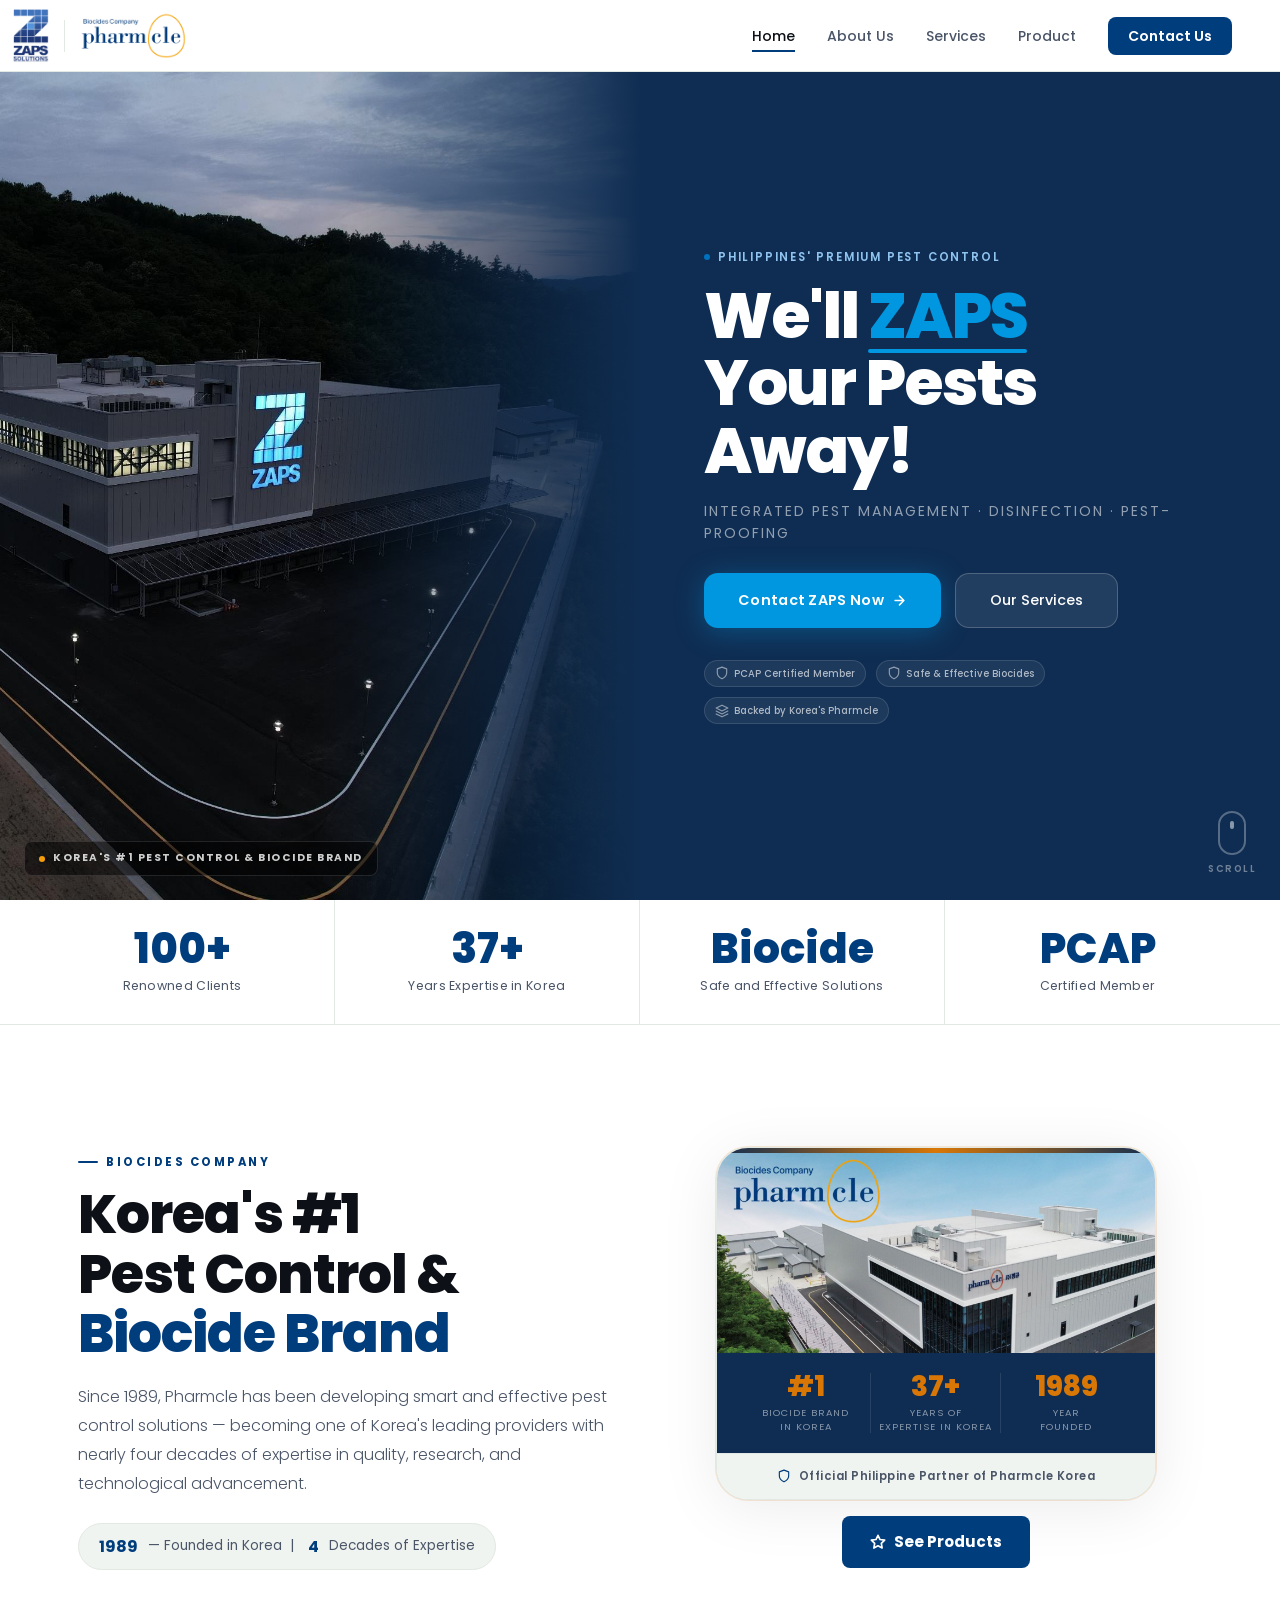
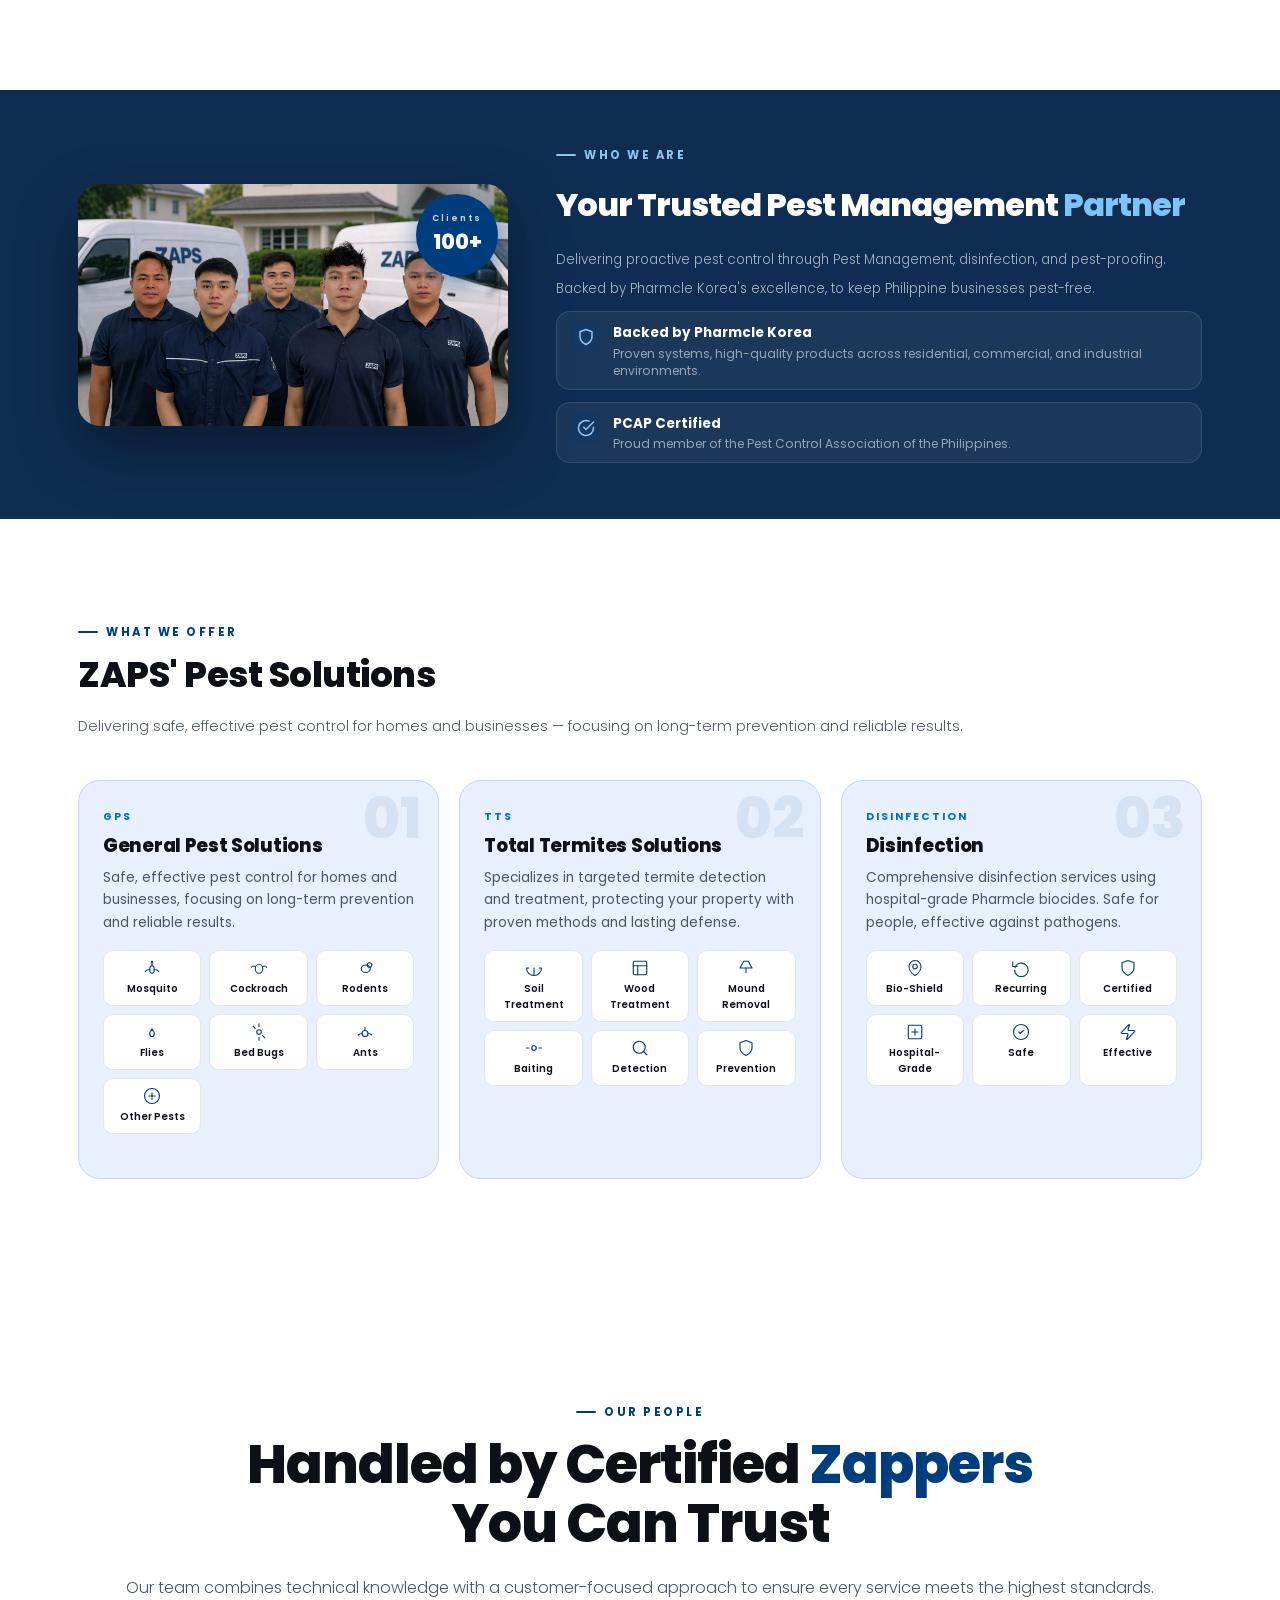
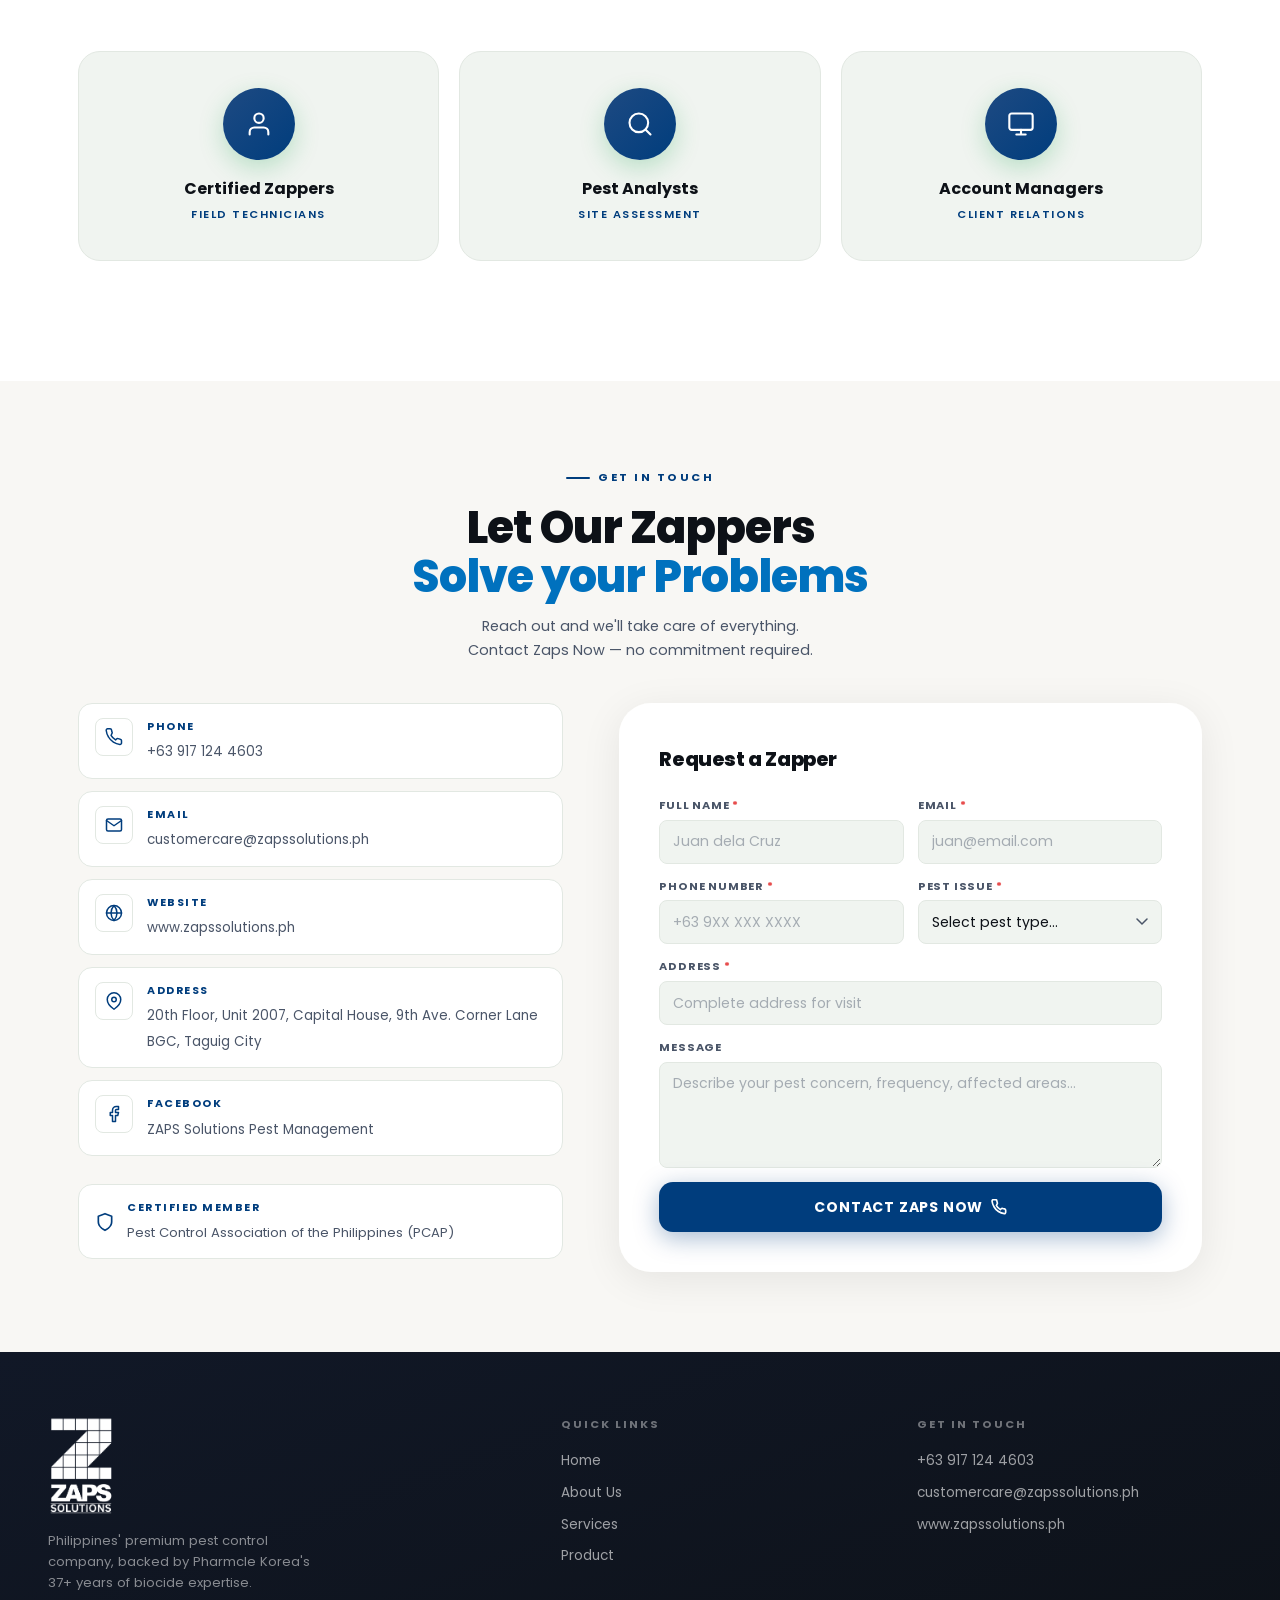
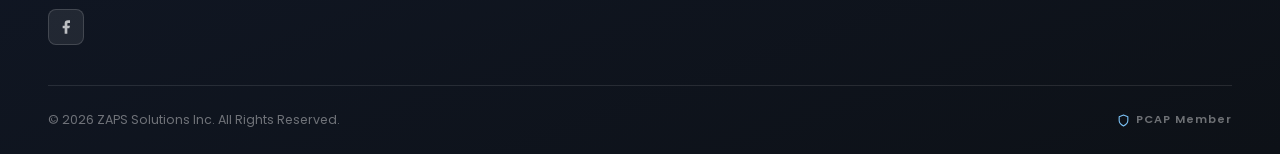
<file: index.html>
<!DOCTYPE html>
<html lang="en">
<head>
<meta charset="UTF-8">
<meta name="viewport" content="width=device-width, initial-scale=1.0">
<meta name="description" content="ZAPS Solutions Inc. — Philippines' premier pest control company. Integrated Pest Management, disinfection, and pest-proofing backed by Korea's Pharmcle.">
<title>ZAPS Solutions Inc. – We'll ZAPS Your Pests Away!</title>
    <link rel="icon" href="images/zaps_logo.png" type="image/png">
<link rel="preconnect" href="https://fonts.googleapis.com">
<link rel="preconnect" href="https://fonts.gstatic.com" crossorigin>
<link href="https://fonts.googleapis.com/css2?family=Poppins:wght@300;400;500;600;700;800&display=swap" rel="stylesheet" media="print" onload="this.media='all'">
<noscript><link href="https://fonts.googleapis.com/css2?family=Poppins:wght@300;400;500;600;700;800&display=swap" rel="stylesheet"></noscript>
<link rel="stylesheet" href="css/nav.css">
<style>
/* ─────────────────────────────────────────
   ZAPS SOLUTIONS — Redesigned Stylesheet
   White navbar · Full responsive · UX-first
───────────────────────────────────────── */
:root {
  --white:       #ffffff;
  --off-white:   #f8f7f4;
  --ink:         #0d1117;
  --ink-2:       #1c2530;
  --ink-muted:   #4a5568;
  --accent:      #003D7D;   /* ZAPS blue — from logo */
  --accent-2:    #002d60;
  --gold:        #d97706;
  --gold-light:  #fef3c7;
  --accent-light: #0071BE;  /* ZAPS lighter blue */
  --blue-deep:   #0f2d52;
  --blue-mid:    #1e4a82;
  --surface:     #f0f4f0;
  --border:      #e2e8e2;
  --border-dark: rgba(255,255,255,0.12);
  --text-on-dark: rgba(255,255,255,0.85);
  --text-dim:     rgba(255,255,255,0.45);

  --nav-h:  72px;
  --r-sm:   8px;
  --r-md:   14px;
  --r-lg:   22px;
  --r-xl:   32px;
  --max-w:  1220px;

  --ease-out: cubic-bezier(0.16,1,0.3,1);
}

*, *::before, *::after { box-sizing: border-box; margin: 0; padding: 0; }
html {
  width: 100%; min-height: 100%;
  scroll-behavior: smooth;
  scroll-padding-top: var(--nav-h);
  -webkit-text-size-adjust: 100%;
  overflow-x: hidden;
}
body {
  width: 100%;
  font-family: 'Poppins', sans-serif;
  background: var(--off-white);
  color: var(--ink);
  overflow-x: hidden;
  line-height: 1.6;
}
img { display: block; max-width: 100%; }
a { color: inherit; text-decoration: none; }
button { font-family: inherit; cursor: pointer; }

@media (prefers-reduced-motion: reduce) {
  *, *::before, *::after {
    animation-duration: 0.01ms !important;
    transition-duration: 0.01ms !important;
  }
}

/* ══════════════════════════════
   HERO — Split layout
══════════════════════════════ */
#hero {
  height: 100svh;
  padding-top: var(--nav-h);
  background: var(--blue-deep);
  position: relative;
  display: grid;
  grid-template-columns: 1fr 1fr;
  overflow: hidden;
  margin: 0; width: 100%;
}
.hero-image-side {
  position: relative;
  overflow: hidden;
}
.hero-image-side::after {
  content: '';
  position: absolute; inset: 0;
  background: linear-gradient(to right, transparent 50%, var(--blue-deep) 100%);
  pointer-events: none; z-index: 1;
}
.hero-image-side img {
  width: 100%; height: 100%;
  object-fit: cover; display: block;
}
.hero-content-side {
  display: flex;
  flex-direction: column;
  justify-content: center;
  padding: 60px clamp(32px, 5vw, 80px);
  position: relative; z-index: 2;
}
.hero-korea-badge {
  position: absolute;
  bottom: 24px; left: 24px;
  display: flex; align-items: center; gap: 8px;
  background: rgba(0,0,0,0.5);
  border: 1px solid rgba(255,255,255,0.12);
  border-radius: 8px; padding: 8px 14px;
  font-size: 0.65rem; font-weight: 700;
  letter-spacing: 1.5px; text-transform: uppercase;
  color: rgba(255,255,255,0.8); z-index: 3;
}
.hero-korea-badge span {
  width: 6px; height: 6px;
  background: #f59e0b; border-radius: 50%;
}
.hero-scroll-indicator {
  position: absolute;
  bottom: 24px; right: 24px;
  display: flex; flex-direction: column;
  align-items: center; gap: 6px;
  color: rgba(255,255,255,0.4);
  font-size: 0.6rem; font-weight: 600;
  letter-spacing: 1.5px; text-transform: uppercase; z-index: 3;
}
.hero-scroll-icon {
  width: 28px; height: 44px;
  border: 2px solid rgba(255,255,255,0.3);
  border-radius: 14px;
  display: flex; justify-content: center; padding-top: 8px;
}
.hero-scroll-dot {
  width: 4px; height: 8px;
  background: rgba(255,255,255,0.5);
  border-radius: 2px;
  animation: scrollBounce 1.5s ease-in-out infinite;
}
@keyframes scrollBounce {
  0%, 100% { transform: translateY(0); opacity: 1; }
  50% { transform: translateY(10px); opacity: 0.3; }
}

.hero-eyebrow {
  display: inline-flex; align-items: center; gap: 8px;
  font-size: 0.72rem; font-weight: 600; letter-spacing: 1.8px;
  text-transform: uppercase; color: #90c4f0;
  margin-bottom: 16px;
  animation: fadeUp 0.7s ease both;
}
.hero-eyebrow span { width: 6px; height: 6px; background: var(--accent-light); border-radius: 50%; }

.hero-headline {
  font-family: 'Poppins', sans-serif;
  font-size: clamp(36px, 5vw, 64px);
  font-weight: 800; line-height: 1.05;
  letter-spacing: -2px; color: var(--white);
  animation: fadeUp 0.7s ease 0.15s both;
  margin-bottom: 16px;
}
.hero-headline .zaps-word {
  color: #0097E0; position: relative; display: inline-block;
}
.hero-headline .zaps-word::after {
  content: '';
  position: absolute; left: 0; bottom: -4px; right: 0;
  height: 4px; background: #0097E0; border-radius: 2px;
  animation: lineGrow 0.6s var(--ease-out) 0.8s both;
  transform-origin: left;
}
@keyframes lineGrow { from { transform: scaleX(0); } to { transform: scaleX(1); } }

.hero-sub {
  font-size: clamp(11px, 1.4vw, 14px); font-weight: 400;
  color: rgba(255,255,255,0.55);
  letter-spacing: 2px; text-transform: uppercase;
  margin-bottom: 28px;
  animation: fadeUp 0.7s ease 0.3s both;
}
.hero-ctas {
  display: flex; flex-wrap: wrap; gap: 14px;
  margin-bottom: 32px;
  animation: fadeUp 0.7s ease 0.45s both;
}
.btn-primary {
  display: inline-flex; align-items: center; gap: 8px;
  background: #0097E0; color: var(--white);
  padding: 15px 34px; border-radius: var(--r-md);
  font-size: 0.9rem; font-weight: 600; letter-spacing: 0.3px;
  transition: background 0.2s, transform 0.2s, box-shadow 0.2s;
  box-shadow: 0 4px 28px rgba(0,151,224,0.35);
  min-height: 52px;
}
.btn-primary:hover {
  background: #5bb8f5;
  transform: translateY(-2px);
  box-shadow: 0 8px 38px rgba(91,184,245,0.4);
}
.btn-ghost {
  display: inline-flex; align-items: center; gap: 8px;
  background: rgba(255,255,255,0.08); color: var(--white);
  padding: 15px 34px; border-radius: var(--r-md);
  font-size: 0.9rem; font-weight: 500;
  border: 1px solid rgba(255,255,255,0.2);
  transition: background 0.2s, transform 0.2s;
  min-height: 52px;
}
.btn-ghost:hover {
  background: rgba(255,255,255,0.14);
  transform: translateY(-2px);
}
.hero-trust-badges {
  display: flex; flex-wrap: wrap; gap: 10px;
  animation: fadeUp 0.7s ease 0.6s both;
}
.hero-trust-badge {
  display: inline-flex; align-items: center; gap: 5px;
  background: rgba(255,255,255,0.06);
  border: 1px solid rgba(255,255,255,0.12);
  border-radius: 50px; padding: 5px 10px;
  font-size: 0.6rem; font-weight: 500;
  color: rgba(255,255,255,0.65);
  white-space: nowrap;
}
.hero-trust-badge svg { color: rgba(255,255,255,0.5); }

@keyframes fadeUp { from{opacity:0;transform:translateY(24px)} to{opacity:1;transform:translateY(0)} }

@media (max-width: 899px) {
  #hero { grid-template-columns: 1fr; height: auto; margin: 0; width: 100%; }
  .hero-image-side { height: 45vh; }
  .hero-image-side::after { background: linear-gradient(to bottom, transparent 50%, var(--blue-deep) 100%); }
  .hero-content-side { padding: 40px 20px 60px; align-items: center; text-align: center; }
  .hero-ctas { justify-content: center; }
  .hero-trust-badges { justify-content: center; }
  .hero-eyebrow { justify-content: center; }
  .hero-headline { font-size: clamp(32px, 8vw, 48px); }
  .hero-korea-badge { display: none; }
  .hero-scroll-indicator { display: none; }
}

/* ══════════════════════════════
   STATS BANNER
══════════════════════════════ */
.stats-banner {
  background: var(--white);
  border-bottom: 1px solid var(--border);
  padding: 0;
}
.stats-inner {
  max-width: var(--max-w); margin: 0 auto;
  display: grid; grid-template-columns: repeat(2, 1fr);
}
.stat-item {
  padding: 28px 20px; text-align: center;
  border-right: 1px solid var(--border);
  border-bottom: 1px solid var(--border);
}
.stat-item:nth-child(2n) { border-right: none; }
.stat-item:last-child,
.stat-item:nth-last-child(2) { border-bottom: none; }
.stat-num {
  font-family: 'Poppins', sans-serif;
  font-size: clamp(28px, 5vw, 42px); font-weight: 800;
  color: var(--accent); line-height: 1;
  margin-bottom: 6px;
}
.stat-label { font-size: 0.78rem; color: var(--ink-muted); font-weight: 400; letter-spacing: 0.3px; }

@media (min-width: 640px) {
  .stats-inner { grid-template-columns: repeat(4, 1fr); }
  .stat-item { border-bottom: none !important; border-right: 1px solid var(--border) !important; }
  .stat-item:last-child { border-right: none !important; }
}

/* ══════════════════════════════
   SECTION SHARED UTILITIES
══════════════════════════════ */
.section-wrap { padding: clamp(64px, 10vw, 120px) 0; }
.container { max-width: var(--max-w); margin: 0 auto; padding: 0 clamp(16px, 4vw, 48px); }

.eyebrow {
  display: inline-flex; align-items: center; gap: 8px;
  font-size: 0.72rem; font-weight: 700; letter-spacing: 2.5px;
  text-transform: uppercase; color: var(--accent);
  margin-bottom: 14px;
}
.eyebrow::before {
  content: '';
  width: 20px; height: 2px; background: var(--accent); border-radius: 2px;
}

.section-title {
  font-family: 'Poppins', sans-serif;
  font-size: clamp(30px, 5vw, 54px);
  font-weight: 800; line-height: 1.1;
  letter-spacing: -1px; color: var(--ink);
  margin-bottom: 20px;
}
.section-title .hl { color: var(--accent); }

.section-body {
  font-size: 1rem; font-weight: 300;
  line-height: 1.8; color: var(--ink-muted);
  max-width: 560px;
}

/* Reveal animation */
.reveal {
  opacity: 0; transform: translateY(28px);
  transition: opacity 0.6s var(--ease-out), transform 0.6s var(--ease-out);
}
.reveal.visible { opacity: 1; transform: none; }
.reveal-delay-1 { transition-delay: 0.1s; }
.reveal-delay-2 { transition-delay: 0.2s; }
.reveal-delay-3 { transition-delay: 0.3s; }

/* ══════════════════════════════
   PHARMCLE SECTION — Light BG
══════════════════════════════ */
#pharmcle { background: var(--white); }

.pharmcle-grid {
  display: grid; grid-template-columns: 1fr;
  gap: 60px; align-items: center;
}

@media (min-width: 900px) {
  .pharmcle-grid { grid-template-columns: 1fr 1fr; }
}

.pharmcle-kicker {
  font-size: 1rem; font-weight: 500;
  color: var(--ink); line-height: 1.6;
  margin-bottom: 16px;
}
.pharmcle-kicker .hl { color: var(--gold); font-weight: 700; }
.pharmcle-kicker a { color: var(--accent); }

.stat-pill {
  display: inline-flex; align-items: center; gap: 10px;
  background: var(--surface); border: 1px solid var(--border);
  border-radius: 50px; padding: 10px 20px;
  font-size: 0.85rem; margin-top: 24px;
  color: var(--ink-muted);
}
.stat-pill strong { color: var(--accent); font-size: 1rem; }
.see-products-btn {
  display: flex; align-items: center; justify-content: center; gap: 8px;
  width: 100%; margin-top: 16px; padding: 15px 24px;
  background: var(--accent); color: #fff;
  border-radius: var(--r-sm); font-size: 0.95rem; font-weight: 700;
  text-decoration: none; transition: background 0.2s, transform 0.2s;
  min-height: 52px;
}
.see-products-btn:hover { background: var(--accent-2); transform: translateY(-2px); }
@media (min-width: 900px) {
  .see-products-btn { width: auto; padding: 13px 28px; }
}

/* Pharmcle card */
.pharmcle-card {
  background: var(--white);
  border-radius: var(--r-xl);
  border: 1px solid var(--border);
  overflow: hidden;
  box-shadow: 0 8px 60px rgba(0,0,0,0.08), 0 0 0 1px rgba(217,119,6,0.15);
  max-width: 440px; margin: 0 auto; width: 100%;
}
.pharmcle-card-bar {
  height: 5px;
  background: linear-gradient(90deg, var(--blue-deep), var(--gold) 50%, var(--blue-deep));
}
.pharmcle-card-logo {
  padding: 0;
  background: var(--white);
  display: flex; align-items: center; justify-content: center;
  overflow: hidden;
  height: 200px;
}
.pharmcle-card-logo img {
  width: 100%; height: 100%;
  object-fit: cover;
  object-position: top left;
  display: block;
}
.pharmcle-card-stats {
  display: grid; grid-template-columns: repeat(3, 1fr);
  background: var(--blue-deep);
  padding: 20px 24px;
  gap: 0;
}
.pcs {
  text-align: center; display: flex; flex-direction: column;
  align-items: center; gap: 5px;
  border-right: 1px solid rgba(255,255,255,0.1);
  padding: 0 8px;
}
.pcs:last-child { border-right: none; }
.pcs-num {
  font-family: 'Poppins', sans-serif;
  font-size: 1.75rem; font-weight: 800; color: var(--gold); line-height: 1;
}
.pcs-label { font-size: 0.6rem; letter-spacing: 1px; color: rgba(255,255,255,0.5); text-transform: uppercase; line-height: 1.4; }
.pharmcle-card-footer {
  display: flex; align-items: center; justify-content: center; gap: 8px;
  padding: 13px 20px; background: var(--surface);
  border-top: 1px solid var(--border);
  font-size: 0.72rem; font-weight: 600; color: var(--ink-muted);
  letter-spacing: 0.5px;
}
.pharmcle-card-footer svg { color: var(--accent); flex-shrink: 0; }

/* ══════════════════════════════
   ABOUT — Dark section
══════════════════════════════ */
#about {
  background: var(--blue-deep);
  padding: clamp(36px,5vw,56px) 0;
  position: relative; overflow: hidden;
}
#about .section-title { color: var(--white); font-size: clamp(1.4rem,3vw,2rem); white-space: nowrap; }
#about .section-title .hl { color: #7dc4f8; }
#about .section-body { color: rgba(255,255,255,0.65); font-size: 0.84rem; line-height: 1.55; max-width: none; }
#about .eyebrow { color: #90c4f0; }
#about .eyebrow::before { background: #90c4f0; }

.about-grid {
  display: grid; grid-template-columns: 1fr;
  gap: 32px; align-items: center;
}
@media (min-width: 900px) {
  .about-grid { grid-template-columns: 0.8fr 1.2fr; gap: 48px; }
}

.about-img-wrap {
  position: relative;
}
.about-img-single {
  width: 100%;
  height: auto;
  border-radius: var(--r-lg);
  box-shadow: 0 24px 60px rgba(0,0,0,0.4);
}
.est-badge {
  position: absolute; top: 10px; right: 10px;
  width: 82px; height: 82px;
  background: var(--accent); border-radius: 50%;
  display: flex; flex-direction: column;
  align-items: center; justify-content: center;
  text-align: center; z-index: 4;
  box-shadow: 0 8px 24px rgba(0,61,125,0.5);
}
.est-badge span:first-child { font-size: 0.55rem; letter-spacing: 2px; font-weight: 600; color: rgba(255,255,255,0.8); }
.est-badge span:last-child { font-family: 'Poppins', sans-serif; font-size: 1.3rem; font-weight: 800; color: var(--white); }

.about-text { display: flex; flex-direction: column; gap: 8px; }
.about-highlight {
  display: flex; gap: 12px; align-items: flex-start;
  background: rgba(255,255,255,0.05);
  border: 1px solid rgba(255,255,255,0.1);
  border-radius: var(--r-md); padding: 10px 14px;
  margin-top: 4px;
}
.about-highlight-icon {
  width: 30px; height: 30px; flex-shrink: 0;
  background: rgba(0,61,125,0.25); border-radius: var(--r-sm);
  display: flex; align-items: center; justify-content: center;
  color: #90c4f0;
}
.about-highlight strong { display: block; color: var(--white); font-size: 0.84rem; margin-bottom: 1px; }
.about-highlight p { font-size: 0.76rem; color: rgba(255,255,255,0.55); line-height: 1.4; margin: 0; }

/* ══════════════════════════════
   SERVICES
══════════════════════════════ */
#services {
  position: relative; overflow: hidden;
  padding: clamp(56px,8vw,96px) 0;
  background: var(--white);
}
#services::before { display: none; }
#services .section-title { color: var(--ink); font-size: clamp(1.5rem,3.5vw,2.2rem); font-weight: 800; letter-spacing: -0.5px; }
#services .eyebrow { color: var(--accent); }
#services .eyebrow::before { background: var(--accent); }
#services .section-body { color: var(--ink-muted); font-size: 0.9rem; max-width: none; }

.services-head { margin-bottom: 40px; }

.services-grid {
  display: grid; grid-template-columns: 1fr;
  gap: 20px;
}
@media (min-width: 640px) {
  .services-grid { grid-template-columns: 1fr 1fr; }
}
@media (min-width: 1100px) {
  .services-grid { grid-template-columns: repeat(3, 1fr); }
}

.service-card {
  background: #e8f0fe;
  border: 1px solid #c4d7f2;
  border-radius: var(--r-lg); padding: 28px 24px;
  position: relative; overflow: hidden;
  transition: border-color 0.3s, transform 0.3s, box-shadow 0.3s;
  cursor: default;
}
.service-card::before { display: none; }
.service-card:hover { border-color: var(--accent); transform: translateY(-4px); box-shadow: 0 12px 36px rgba(0,61,125,0.12); }

.service-card-tag {
  font-size: 0.65rem; font-weight: 700; letter-spacing: 2px;
  text-transform: uppercase; color: var(--accent-light);
  margin-bottom: 8px;
}
.service-card-title {
  font-family: 'Poppins', sans-serif;
  font-size: 1.15rem; font-weight: 800;
  color: var(--ink); line-height: 1.25;
  margin-bottom: 10px; letter-spacing: -0.3px;
}
.service-card-body {
  font-size: 0.85rem; color: var(--ink-muted);
  line-height: 1.65; margin-bottom: 16px;
}
.service-num {
  position: absolute; top: 10px; right: 16px;
  font-family: 'Poppins', sans-serif;
  font-size: 3.5rem; font-weight: 800;
  color: rgba(0,61,125,0.08); line-height: 1;
  pointer-events: none; user-select: none;
}

.pest-chips { display: grid; grid-template-columns: repeat(3, 1fr); gap: 8px; margin-bottom: 16px; }
.pest-chip {
  display: flex; flex-direction: column; align-items: center; gap: 4px;
  background: var(--white); border: 1px solid var(--border);
  border-radius: 10px; padding: 8px 10px;
  min-width: 56px; font-size: 0.62rem; font-weight: 600;
  color: var(--ink); text-align: center;
  transition: background 0.2s, border-color 0.2s, box-shadow 0.2s; cursor: default;
}
.pest-chip svg { width: 18px; height: 18px; color: var(--accent); }
.pest-chip:hover { border-color: var(--accent); box-shadow: 0 4px 12px rgba(0,61,125,0.1); }

.learn-link {
  display: inline-flex; align-items: center; gap: 6px;
  color: var(--accent); font-size: 0.85rem; font-weight: 600;
  transition: gap 0.2s, color 0.2s;
  cursor: pointer; position: relative; z-index: 1;
}
.learn-link:hover { gap: 10px; color: var(--accent-2); }

/* ══════════════════════════════
   TEAM
══════════════════════════════ */
#team { background: var(--white); }
#team .section-title { white-space: nowrap; text-align: center; }
#team .section-body { max-width: none; }

.team-grid {
  display: grid; grid-template-columns: 1fr;
  gap: 20px; margin-top: 48px;
}
@media (min-width: 640px) {
  .team-grid { grid-template-columns: repeat(3, 1fr); }
}

.team-card {
  background: var(--surface); border: 1px solid var(--border);
  border-radius: var(--r-lg); padding: 36px 24px;
  text-align: center;
  transition: border-color 0.3s, transform 0.3s, box-shadow 0.3s;
}
.team-card:hover {
  border-color: var(--accent);
  transform: translateY(-4px);
  box-shadow: 0 16px 40px rgba(0,61,125,0.15);
}
.team-avatar {
  width: 72px; height: 72px;
  background: linear-gradient(135deg, var(--blue-mid), var(--accent));
  border-radius: 50%; margin: 0 auto 16px;
  display: flex; align-items: center; justify-content: center;
  box-shadow: 0 8px 24px rgba(22,163,74,0.25);
}
.team-name { font-family: 'Poppins', sans-serif; font-size: 1rem; font-weight: 700; margin-bottom: 5px; }
.team-role { font-size: 0.7rem; letter-spacing: 1.5px; color: var(--accent); text-transform: uppercase; font-weight: 600; }

@media (max-width: 899px) {
  #about .section-title { white-space: normal; font-size: clamp(1.2rem, 5vw, 1.6rem); }
  #team .section-title { white-space: normal; font-size: clamp(1.3rem, 5.5vw, 1.8rem); }
  .est-badge { width: 64px; height: 64px; top: 8px; right: 8px; }
  .est-badge span:first-child { font-size: 0.45rem; }
  .est-badge span:last-child { font-size: 1rem; }
}

/* ══════════════════════════════
   CLIENTS / SOCIAL PROOF
══════════════════════════════ */
#clients {
  background: linear-gradient(135deg, #020d1f 0%, #001a4d 35%, #0038a8 65%, #001a4d 85%, #020d1f 100%);
  overflow: hidden;
  position: relative;
}
#clients::before {
  content: '';
  position: absolute; inset: 0;
  background:
    radial-gradient(ellipse at 50% 0%, rgba(0,120,255,0.35) 0%, transparent 60%),
    radial-gradient(ellipse at 50% 100%, rgba(0,60,160,0.25) 0%, transparent 55%);
  pointer-events: none;
}
#clients .section-title { color: #ffffff; text-align: center; }
#clients .section-body { color: rgba(255,255,255,0.88); }
#clients .eyebrow { justify-content: center; color: #7dc4f8; }
#clients .eyebrow::before { display: none; }

.clients-head { text-align: center; margin-bottom: 48px; position: relative; z-index: 1; }

.clients-track-wrap {
  overflow: hidden;
  position: relative; z-index: 1;
  mask-image: linear-gradient(to right, transparent, black 8%, black 92%, transparent);
  -webkit-mask-image: linear-gradient(to right, transparent, black 8%, black 92%, transparent);
}
.clients-track {
  display: flex; gap: 16px;
  animation: trackScroll 22s linear infinite;
  width: max-content;
}
.clients-track:hover { animation-play-state: paused; }
@keyframes trackScroll { to { transform: translateX(-50%); } }

.client-logo {
  height: 52px;
  background: rgba(255,255,255,0.07);
  border: 1px solid rgba(100,180,255,0.2);
  border-radius: var(--r-md); padding: 0 28px;
  display: flex; align-items: center; justify-content: center;
  font-family: 'Poppins', sans-serif;
  font-size: 0.88rem; font-weight: 700;
  color: rgba(255,255,255,0.75);
  white-space: nowrap; flex-shrink: 0;
  transition: background 0.25s, color 0.25s, border-color 0.25s, box-shadow 0.25s;
  backdrop-filter: blur(6px);
}
.client-logo:hover {
  background: rgba(0,100,255,0.22);
  border-color: rgba(100,180,255,0.55);
  color: #ffffff;
  box-shadow: 0 0 18px rgba(0,120,255,0.3);
}

/* Reviews / Testimonials */
.reviews-grid {
  display: grid; grid-template-columns: 1fr;
  gap: 20px; margin-top: 48px;
}
@media (min-width: 640px) {
  .reviews-grid { grid-template-columns: repeat(2, 1fr); }
}
@media (min-width: 900px) {
  .reviews-grid { grid-template-columns: repeat(3, 1fr); }
}
.review-card {
  background: rgba(255,255,255,0.06);
  border: 1px solid rgba(100,180,255,0.18);
  border-radius: var(--r-lg); padding: 28px 24px;
  transition: border-color 0.3s, transform 0.3s, box-shadow 0.3s;
  position: relative; z-index: 1;
  backdrop-filter: blur(8px);
}
.review-card:hover {
  border-color: rgba(100,180,255,0.45);
  transform: translateY(-4px);
  box-shadow: 0 12px 36px rgba(0,80,200,0.25);
}
.review-stars { color: #fbbf24; font-size: 0.85rem; letter-spacing: 2px; margin-bottom: 12px; }
.review-text { font-size: 0.88rem; color: rgba(255,255,255,0.82); line-height: 1.75; margin-bottom: 18px; font-style: italic; }
.review-author { font-size: 0.78rem; color: rgba(160,210,255,0.7); font-weight: 600; letter-spacing: 0.5px; }

/* ══════════════════════════════
   CONTACT — Dark split layout
══════════════════════════════ */
#contact {
  background: var(--off-white);
  padding: clamp(48px,7vw,80px) 0;
  position: relative; overflow: hidden;
}
#contact::before {
  display: none;
}

/* ── Info side ── */
.contact-info-side { position: relative; z-index: 1; }
.contact-eyebrow {
  display: inline-flex; align-items: center; gap: 8px;
  font-size: 0.7rem; font-weight: 700; letter-spacing: 2.5px;
  text-transform: uppercase; color: var(--accent); margin-bottom: 16px;
}
.contact-eyebrow::before {
  content: ''; width: 24px; height: 2px; background: var(--accent); border-radius: 2px;
}
.contact-title {
  font-family: 'Poppins', sans-serif;
  font-size: clamp(1.8rem,4vw,2.8rem); font-weight: 800;
  line-height: 1.1; letter-spacing: -1px; color: var(--ink); margin-bottom: 12px;
}
.contact-title .hl { color: var(--accent-light); }
.contact-lead {
  font-size: 0.9rem; color: var(--ink-muted);
  line-height: 1.7; margin-bottom: 36px; max-width: 400px;
}

/* Info cards */
.info-cards { display: flex; flex-direction: column; gap: 12px; margin-bottom: 28px; }
.info-card {
  display: flex; align-items: flex-start; gap: 14px;
  background: var(--white);
  border: 1px solid var(--border);
  border-radius: var(--r-md); padding: 14px 16px;
  transition: background 0.25s, border-color 0.25s;
}
.info-card:hover {
  background: var(--surface);
  border-color: var(--accent-light);
}
.info-card-icon {
  width: 38px; height: 38px; flex-shrink: 0;
  background: var(--white); border: 1px solid var(--border); border-radius: var(--r-sm);
  display: flex; align-items: center; justify-content: center;
  color: var(--accent);
}
.info-card-text strong {
  display: block; font-size: 0.68rem; font-weight: 700;
  letter-spacing: 1.5px; text-transform: uppercase;
  color: var(--accent); margin-bottom: 3px;
}
.info-card-text span { font-size: 0.84rem; color: var(--ink-muted); line-height: 1.45; }
.info-card-text a {
  font-size: 0.84rem; color: var(--ink-muted);
  transition: color 0.2s;
}
.info-card-text a:hover { color: var(--ink); }

/* PCAP badge */
.pcap-glass {
  display: flex; align-items: center; gap: 12px;
  background: var(--white);
  border: 1px solid var(--border);
  border-radius: var(--r-md); padding: 14px 16px;
}
.pcap-glass svg { color: var(--accent); flex-shrink: 0; }
.pcap-glass strong { display: block; font-size: 0.68rem; letter-spacing: 1.5px; text-transform: uppercase; color: var(--accent); margin-bottom: 2px; }
.pcap-glass span { font-size: 0.82rem; color: var(--ink-muted); }

/* ── Form side ── */
.contact-form-wrap {
  background: rgba(255,255,255,0.96);
  border-radius: var(--r-xl);
  padding: clamp(20px,4vw,40px);
  box-shadow: 0 8px 40px rgba(0,0,0,0.08);
  position: relative; z-index: 1;
  width: 100%; box-sizing: border-box; overflow: hidden;
}
.form-title {
  font-family: 'Poppins', sans-serif;
  font-size: 1.25rem; font-weight: 800;
  color: var(--ink); margin-bottom: 22px; letter-spacing: -0.4px;
}

.form-row {
  display: grid; grid-template-columns: 1fr;
  gap: 14px; margin-bottom: 0;
}
@media (min-width: 480px) { .form-row { grid-template-columns: 1fr 1fr; } }

.form-group { display: flex; flex-direction: column; gap: 5px; margin-bottom: 14px; }
.form-group label {
  font-size: 0.7rem; font-weight: 700; letter-spacing: 0.8px;
  color: var(--ink-muted); text-transform: uppercase;
}
.form-group input,
.form-group textarea,
.form-group select {
  background: var(--surface); border: 1.5px solid var(--border);
  border-radius: var(--r-sm); padding: 10px 13px;
  color: var(--ink); font-family: 'Poppins', sans-serif; font-size: 0.88rem;
  outline: none; transition: border-color 0.2s, box-shadow 0.2s, background 0.2s;
  min-height: 44px; -webkit-appearance: none; appearance: none; width: 100%;
}
.form-group input::placeholder,
.form-group textarea::placeholder { color: var(--ink-muted); opacity: 0.45; }
.form-group input:focus,
.form-group textarea:focus,
.form-group select:focus {
  border-color: var(--accent); background: #fff;
  box-shadow: 0 0 0 3px rgba(0,61,125,0.1);
}
.form-group input.error,
.form-group textarea.error,
.form-group select.error { border-color: #e53e3e; box-shadow: 0 0 0 3px rgba(229,62,62,0.1); }
.field-error {
  font-size: 0.7rem; color: #e53e3e; font-weight: 600;
  display: none; margin-top: 2px;
}
.field-error.show { display: block; }
.form-group textarea { resize: vertical; min-height: 90px; }
.form-group select {
  background-image: url("data:image/svg+xml,%3Csvg xmlns='http://www.w3.org/2000/svg' width='12' height='8' viewBox='0 0 12 8'%3E%3Cpath d='M1 1l5 5 5-5' stroke='%234a5568' stroke-width='1.5' fill='none' stroke-linecap='round'/%3E%3C/svg%3E");
  background-repeat: no-repeat; background-position: right 13px center;
  padding-right: 36px; cursor: pointer;
}

/* Submit button */
.submit-btn {
  width: 100%; background: var(--accent); color: #fff;
  border: none; padding: 14px 20px;
  border-radius: var(--r-md); margin-top: 4px;
  font-family: 'Poppins', sans-serif;
  font-size: 0.88rem; font-weight: 700;
  letter-spacing: 0.8px; text-transform: uppercase;
  cursor: pointer;
  transition: background 0.25s, transform 0.2s, box-shadow 0.25s;
  box-shadow: 0 6px 24px rgba(0,61,125,0.35);
  display: flex; align-items: center; justify-content: center; gap: 8px;
  min-height: 50px; position: relative; overflow: hidden;
}
.submit-btn:hover:not(:disabled) {
  background: var(--accent-2); transform: translateY(-2px);
  box-shadow: 0 10px 32px rgba(0,61,125,0.45);
}
.submit-btn:active:not(:disabled) { transform: translateY(0); }
.submit-btn:disabled { opacity: 0.75; cursor: not-allowed; transform: none; }

/* Spinner */
.btn-spinner {
  width: 18px; height: 18px; border: 2px solid rgba(255,255,255,0.35);
  border-top-color: #fff; border-radius: 50%;
  animation: spin 0.7s linear infinite; display: none; flex-shrink: 0;
}
@keyframes spin { to { transform: rotate(360deg); } }
.submit-btn.loading .btn-spinner { display: block; }
.submit-btn.loading .btn-text { opacity: 0.7; }

/* Contact grid */
.contact-grid {
  display: grid; grid-template-columns: 1fr;
  gap: 40px; align-items: start; position: relative; z-index: 1;
  width: 100%;
}
@media (min-width: 900px) {
  .contact-grid { grid-template-columns: 1fr 1.2fr; gap: 56px; }
}
.contact-grid > * { min-width: 0; }
.contact-form-wrap { width: 100%; box-sizing: border-box; }

/* ══════════════════════════════
   FOOTER
══════════════════════════════ */
footer {
  background: linear-gradient(160deg, #111827 0%, #0d1117 100%);
  padding: clamp(40px, 6vw, 64px) clamp(16px, 4vw, 48px) 24px;
}
.footer-inner {
  max-width: var(--max-w); margin: 0 auto;
  display: grid; grid-template-columns: 1fr;
  gap: 40px; text-align: left;
}
@media (min-width: 640px) {
  .footer-inner { grid-template-columns: 1.5fr 1fr 1fr; text-align: left; }
}
.footer-logo {
  height: 100px; width: auto; filter: brightness(0) invert(1);
  margin-bottom: 14px; display: block; margin-left: 0; margin-right: 0;
}
@media (min-width: 640px) {
  .footer-logo { margin-left: 0; margin-right: 0; }
}
.footer-tagline { font-size: 0.82rem; color: rgba(255,255,255,0.5); line-height: 1.6; max-width: 280px; margin: 0; }
@media (min-width: 640px) { .footer-tagline { margin: 0; } }
.footer-socials { display: flex; gap: 8px; margin-top: 16px; justify-content: flex-start; }
.footer-social-btn {
  display: flex; align-items: center; justify-content: center;
  width: 36px; height: 36px; border-radius: 8px;
  background: rgba(255,255,255,0.08); border: 1px solid rgba(255,255,255,0.15);
  color: rgba(255,255,255,0.7); transition: background 0.2s, color 0.2s;
}
.footer-social-btn:hover { background: rgba(255,255,255,0.16); color: #fff; }
.footer-col-title {
  font-size: 0.7rem; font-weight: 700; letter-spacing: 2px;
  text-transform: uppercase; color: rgba(255,255,255,0.4);
  margin-bottom: 16px;
}
.footer-links { display: flex; flex-direction: column; gap: 10px; align-items: flex-start; }
@media (min-width: 640px) { .footer-links { align-items: flex-start; } }
.footer-links a { font-size: 0.85rem; color: rgba(255,255,255,0.6); transition: color 0.2s; }
.footer-links a:hover { color: var(--white); }
.footer-bottom {
  max-width: var(--max-w); margin: 40px auto 0;
  padding-top: 24px; border-top: 1px solid rgba(255,255,255,0.10);
  display: flex; flex-wrap: wrap; gap: 12px;
  align-items: center; justify-content: space-between;
}
.footer-copy { font-size: 0.78rem; color: rgba(255,255,255,0.4); }
.footer-pcap {
  display: flex; align-items: center; gap: 6px;
  font-size: 0.7rem; color: rgba(255,255,255,0.4); font-weight: 600; letter-spacing: 1px;
}
.footer-pcap svg { color: #7dc4f8; }
</style>
</head>
<body>

<!-- ═══════ NAV ═══════ -->
<div id="nav-placeholder"></div>


<!-- ═══════ HERO ═══════ -->
<section id="hero" aria-label="Hero">
  <div class="hero-image-side">
    <img src="images/Home Page Picture.jpg" alt="ZAPS Solutions facility" loading="eager">
    <div class="hero-korea-badge">
      <span></span>
      Korea's #1 Pest Control & Biocide Brand
    </div>
  </div>

  <div class="hero-content-side">
    <div class="hero-eyebrow">
      <span></span>
      Philippines' Premium Pest Control
    </div>
    <h1 class="hero-headline">
      We'll <span class="zaps-word">ZAPS</span><br>Your Pests Away!
    </h1>
    <p class="hero-sub">Integrated Pest Management &middot; Disinfection &middot; Pest-Proofing</p>
    <div class="hero-ctas">
      <a href="#contact" class="btn-primary">
        Contact ZAPS Now
        <svg width="15" height="15" viewBox="0 0 24 24" fill="none" stroke="currentColor" stroke-width="2.5" stroke-linecap="round" stroke-linejoin="round" aria-hidden="true"><path d="M5 12h14M12 5l7 7-7 7"/></svg>
      </a>
      <a href="#services" class="btn-ghost">Our Services</a>
    </div>
    <div class="hero-trust-badges">
      <div class="hero-trust-badge">
        <svg width="14" height="14" viewBox="0 0 24 24" fill="none" stroke="currentColor" stroke-width="2" stroke-linecap="round" stroke-linejoin="round"><path d="M12 22s8-4 8-10V5l-8-3-8 3v7c0 6 8 10 8 10z"/></svg>
        PCAP Certified Member
      </div>
      <div class="hero-trust-badge">
        <svg width="14" height="14" viewBox="0 0 24 24" fill="none" stroke="currentColor" stroke-width="2" stroke-linecap="round" stroke-linejoin="round"><path d="M12 22s8-4 8-10V5l-8-3-8 3v7c0 6 8 10 8 10z"/></svg>
        Safe & Effective Biocides
      </div>
      <div class="hero-trust-badge">
        <svg width="14" height="14" viewBox="0 0 24 24" fill="none" stroke="currentColor" stroke-width="2" stroke-linecap="round" stroke-linejoin="round"><path d="M12 2L2 7l10 5 10-5-10-5z"/><path d="M2 17l10 5 10-5"/><path d="M2 12l10 5 10-5"/></svg>
        Backed by Korea's Pharmcle
      </div>
    </div>
  </div>

  <div class="hero-scroll-indicator">
    <div class="hero-scroll-icon"><div class="hero-scroll-dot"></div></div>
    Scroll
  </div>
</section>

<!-- ═══════ STATS BANNER ═══════ -->
<div class="stats-banner" aria-label="Quick stats">
  <div class="stats-inner">
    <div class="stat-item reveal">
      <div class="stat-num">100+</div>
      <div class="stat-label">Renowned Clients</div>
    </div>
    <div class="stat-item reveal reveal-delay-1">
      <div class="stat-num">37+</div>
      <div class="stat-label">Years Expertise in Korea</div>
    </div>
    <div class="stat-item reveal reveal-delay-2">
      <div class="stat-num">Biocide</div>
      <div class="stat-label">Safe and Effective Solutions</div>
    </div>
    <div class="stat-item reveal reveal-delay-3">
      <div class="stat-num">PCAP</div>
      <div class="stat-label">Certified Member</div>
    </div>
  </div>
</div>

<!-- ═══════ PHARMCLE ═══════ -->
<section id="pharmcle" class="section-wrap" aria-label="Pharmcle Product">
  <div class="container">
    <div class="pharmcle-grid">
      <div class="reveal">
        <div class="eyebrow">Biocides Company</div>
        <h2 class="section-title">Korea's #1 <br>Pest Control &amp; <span class="hl">Biocide Brand</span></h2>
        <p class="section-body">Since 1989, Pharmcle has been developing smart and effective pest control solutions — becoming one of Korea's leading providers with nearly four decades of expertise in quality, research, and technological advancement.</p>
        <div class="stat-pill reveal reveal-delay-1">
          <strong>1989</strong> — Founded in Korea &nbsp;|&nbsp; <strong>4</strong> Decades of Expertise
        </div>
      </div>

      <div class="reveal reveal-delay-2" style="display:flex;flex-direction:column;align-items:center;gap:0">
        <div class="pharmcle-card">
          <div class="pharmcle-card-bar"></div>
          <div class="pharmcle-card-logo">
            <img src="[data-uri]" alt="Pharmcle – Korea's #1 Biocide Brand" width="600" height="338">
          </div>
          <div class="pharmcle-card-stats">
            <div class="pcs">
              <div class="pcs-num">#1</div>
              <div class="pcs-label">Biocide Brand<br>in Korea</div>
            </div>
            <div class="pcs">
              <div class="pcs-num">37+</div>
              <div class="pcs-label">Years of<br>Expertise in Korea</div>
            </div>
            <div class="pcs">
              <div class="pcs-num">1989</div>
              <div class="pcs-label">Year<br>Founded</div>
            </div>
          </div>
          <div class="pharmcle-card-footer">
            <svg width="14" height="14" viewBox="0 0 24 24" fill="none" stroke="currentColor" stroke-width="2" stroke-linecap="round" stroke-linejoin="round" aria-hidden="true"><path d="M12 22s8-4 8-10V5l-8-3-8 3v7c0 6 8 10 8 10z"/></svg>
            Official Philippine Partner of Pharmcle Korea
          </div>
        </div>
        <a href="products.html" class="see-products-btn reveal reveal-delay-3">
          <svg width="16" height="16" viewBox="0 0 24 24" fill="none" stroke="currentColor" stroke-width="2.5" stroke-linecap="round" stroke-linejoin="round" aria-hidden="true"><path d="M12 2l3.09 6.26L22 9.27l-5 4.87 1.18 6.88L12 17.77l-6.18 3.25L7 14.14 2 9.27l6.91-1.01L12 2z"/></svg>
          See Products
        </a>
      </div>
    </div>
  </div>
</section>

<!-- ═══════ ABOUT ═══════ -->
<section id="about" class="section-wrap" aria-label="About Us">
  <div class="container">
    <div class="about-grid">
      <div class="about-img-wrap reveal">
        <img src="images/about-team.jpg" alt="ZAPS field experts at work" class="about-img-single">
        <div class="est-badge">
          <span>Clients</span>
          <span>100+</span>
        </div>
      </div>

      <div class="about-text reveal reveal-delay-1">
        <div class="eyebrow">Who We Are</div>
        <h2 class="section-title">Your Trusted Pest Management <span class="hl">Partner</span></h2>

        <p class="section-body">Delivering proactive pest control through Pest Management, disinfection, and pest-proofing.</p>
        <p class="section-body">Backed by Pharmcle Korea's excellence, to keep Philippine businesses pest-free.</p>

        <div class="about-highlight">
          <div class="about-highlight-icon">
            <svg width="18" height="18" viewBox="0 0 24 24" fill="none" stroke="currentColor" stroke-width="2" stroke-linecap="round" stroke-linejoin="round" aria-hidden="true"><path d="M12 22s8-4 8-10V5l-8-3-8 3v7c0 6 8 10 8 10z"/></svg>
          </div>
          <div>
            <strong>Backed by Pharmcle Korea</strong>
            <p>Proven systems, high-quality products across residential, commercial, and industrial environments.</p>
          </div>
        </div>

        <div class="about-highlight">
          <div class="about-highlight-icon">
            <svg width="18" height="18" viewBox="0 0 24 24" fill="none" stroke="currentColor" stroke-width="2" stroke-linecap="round" stroke-linejoin="round" aria-hidden="true"><path d="M22 11.08V12a10 10 0 1 1-5.93-9.14"/><polyline points="22 4 12 14.01 9 11.01"/></svg>
          </div>
          <div>
            <strong>PCAP Certified</strong>
            <p>Proud member of the Pest Control Association of the Philippines.</p>
          </div>
        </div>
      </div>
    </div>
  </div>
</section>

<!-- ═══════ SERVICES ═══════ -->
<section id="services" class="section-wrap" aria-label="Services">
  <div class="container">
    <div class="services-head reveal">
      <div class="eyebrow">What We Offer</div>
      <h2 class="section-title">ZAPS' Pest Solutions</h2>
      <p class="section-body">Delivering safe, effective pest control for homes and businesses — focusing on long-term prevention and reliable results.</p>
    </div>

    <div class="services-grid">
      <!-- Card 1 -->
      <div class="service-card reveal">
        <div class="service-num" aria-hidden="true">01</div>
        <div class="service-card-tag">GPS</div>
        <h3 class="service-card-title"><a href="general-pest.html" style="color:inherit;text-decoration:none;">General Pest Solutions</a></h3>
        <p class="service-card-body">Safe, effective pest control for homes and businesses, focusing on long-term prevention and reliable results.</p>
        <div class="pest-chips" role="list" aria-label="Pests treated">
          <div class="pest-chip" role="listitem">
            <svg width="22" height="22" viewBox="0 0 24 24" fill="none" stroke="currentColor" stroke-width="1.5" stroke-linecap="round" stroke-linejoin="round"><ellipse cx="12" cy="14" rx="3" ry="5"/><path d="M12 9V5"/><path d="M9 14c-2 0-5 1-6 3"/><path d="M15 14c2 0 5 1 6 3"/><circle cx="12" cy="4" r="1"/></svg>
            Mosquito
          </div>
          <div class="pest-chip" role="listitem">
            <svg width="22" height="22" viewBox="0 0 24 24" fill="none" stroke="currentColor" stroke-width="1.5" stroke-linecap="round" stroke-linejoin="round"><ellipse cx="12" cy="13" rx="5" ry="6"/><path d="M7 10c-2-1-4-1-5 1"/><path d="M17 10c2-1 4-1 5 1"/></svg>
            Cockroach
          </div>
          <div class="pest-chip" role="listitem">
            <svg width="22" height="22" viewBox="0 0 24 24" fill="none" stroke="currentColor" stroke-width="1.5" stroke-linecap="round" stroke-linejoin="round"><ellipse cx="13" cy="13" rx="6" ry="5"/><circle cx="18" cy="8" r="3"/></svg>
            Rodents
          </div>
          <div class="pest-chip" role="listitem">
            <svg width="22" height="22" viewBox="0 0 24 24" fill="none" stroke="currentColor" stroke-width="1.5" stroke-linecap="round" stroke-linejoin="round"><ellipse cx="12" cy="14" rx="3" ry="4"/><circle cx="12" cy="9" r="1"/></svg>
            Flies
          </div>
          <div class="pest-chip" role="listitem">
            <svg width="22" height="22" viewBox="0 0 24 24" fill="none" stroke="currentColor" stroke-width="1.5" stroke-linecap="round" stroke-linejoin="round"><circle cx="12" cy="12" r="3"/><path d="M12 1v4M12 19v4M4.22 4.22l2.83 2.83M16.95 16.95l2.83 2.83"/></svg>
            Bed Bugs
          </div>
          <div class="pest-chip" role="listitem">
            <svg width="22" height="22" viewBox="0 0 24 24" fill="none" stroke="currentColor" stroke-width="1.5" stroke-linecap="round" stroke-linejoin="round"><circle cx="12" cy="14" r="4"/><path d="M12 10V6"/><path d="M8 14c-2 0-4 1-5 2"/><path d="M16 14c2 0 4 1 5 2"/></svg>
            Ants
          </div>
          <div class="pest-chip" role="listitem">
            <svg width="22" height="22" viewBox="0 0 24 24" fill="none" stroke="currentColor" stroke-width="1.5" stroke-linecap="round" stroke-linejoin="round"><circle cx="12" cy="12" r="10"/><path d="M8 12h8"/><path d="M12 8v8"/></svg>
            Other Pests
          </div>
        </div>
      </div>

      <!-- Card 2 -->
      <div class="service-card reveal reveal-delay-1">
        <div class="service-num" aria-hidden="true">02</div>
        <div class="service-card-tag">TTS</div>
        <h3 class="service-card-title">Total Termites Solutions</h3>
        <p class="service-card-body">Specializes in targeted termite detection and treatment, protecting your property with proven methods and lasting defense.</p>
        <div class="pest-chips" role="list">
          <div class="pest-chip" role="listitem">
            <svg width="22" height="22" viewBox="0 0 24 24" fill="none" stroke="currentColor" stroke-width="1.5" stroke-linecap="round" stroke-linejoin="round"><path d="M12 22V12"/><path d="M5 12H2a10 10 0 0 0 20 0h-3"/></svg>
            Soil Treatment
          </div>
          <div class="pest-chip" role="listitem">
            <svg width="22" height="22" viewBox="0 0 24 24" fill="none" stroke="currentColor" stroke-width="1.5" stroke-linecap="round" stroke-linejoin="round"><rect x="3" y="3" width="18" height="18" rx="2"/><path d="M3 9h18"/><path d="M9 21V9"/></svg>
            Wood Treatment
          </div>
          <div class="pest-chip" role="listitem">
            <svg width="22" height="22" viewBox="0 0 24 24" fill="none" stroke="currentColor" stroke-width="1.5" stroke-linecap="round" stroke-linejoin="round"><path d="m9 3-5 9h16L15 3z"/><path d="M12 12v6"/></svg>
            Mound Removal
          </div>
          <div class="pest-chip" role="listitem">
            <svg width="22" height="22" viewBox="0 0 24 24" fill="none" stroke="currentColor" stroke-width="1.5" stroke-linecap="round" stroke-linejoin="round"><circle cx="12" cy="12" r="3"/><path d="M5 12H2"/><path d="M22 12h-3"/></svg>
            Baiting
          </div>
          <div class="pest-chip" role="listitem">
            <svg width="22" height="22" viewBox="0 0 24 24" fill="none" stroke="currentColor" stroke-width="1.5" stroke-linecap="round" stroke-linejoin="round"><circle cx="11" cy="11" r="8"/><path d="m21 21-4.35-4.35"/></svg>
            Detection
          </div>
          <div class="pest-chip" role="listitem">
            <svg width="22" height="22" viewBox="0 0 24 24" fill="none" stroke="currentColor" stroke-width="1.5" stroke-linecap="round" stroke-linejoin="round"><path d="M12 22s8-4 8-10V5l-8-3-8 3v7c0 6 8 10 8 10z"/></svg>
            Prevention
          </div>
        </div>
      </div>

      <!-- Card 3 -->
      <div class="service-card reveal reveal-delay-2">
        <div class="service-num" aria-hidden="true">03</div>
        <div class="service-card-tag">Disinfection</div>
        <h3 class="service-card-title">Disinfection</h3>
        <p class="service-card-body">Comprehensive disinfection services using hospital-grade Pharmcle biocides. Safe for people, effective against pathogens.</p>
        <div class="pest-chips" role="list">
          <div class="pest-chip" role="listitem">
            <svg width="22" height="22" viewBox="0 0 24 24" fill="none" stroke="currentColor" stroke-width="1.5" stroke-linecap="round" stroke-linejoin="round"><path d="M12 22s-8-4.5-8-11.8A8 8 0 0 1 12 2a8 8 0 0 1 8 8.2c0 7.3-8 11.8-8 11.8z"/><circle cx="12" cy="10" r="3"/></svg>
            Bio-Shield
          </div>
          <div class="pest-chip" role="listitem">
            <svg width="22" height="22" viewBox="0 0 24 24" fill="none" stroke="currentColor" stroke-width="1.5" stroke-linecap="round" stroke-linejoin="round"><polyline points="1 4 1 10 7 10"/><path d="M3.51 15a9 9 0 1 0 .49-3.5"/></svg>
            Recurring
          </div>
          <div class="pest-chip" role="listitem">
            <svg width="22" height="22" viewBox="0 0 24 24" fill="none" stroke="currentColor" stroke-width="1.5" stroke-linecap="round" stroke-linejoin="round"><path d="M12 22s8-4 8-10V5l-8-3-8 3v7c0 6 8 10 8 10z"/></svg>
            Certified
          </div>
          <div class="pest-chip" role="listitem">
            <svg width="22" height="22" viewBox="0 0 24 24" fill="none" stroke="currentColor" stroke-width="1.5" stroke-linecap="round" stroke-linejoin="round"><rect x="3" y="3" width="18" height="18" rx="2"/><path d="M12 8v8"/><path d="M8 12h8"/></svg>
            Hospital-Grade
          </div>
          <div class="pest-chip" role="listitem">
            <svg width="22" height="22" viewBox="0 0 24 24" fill="none" stroke="currentColor" stroke-width="1.5" stroke-linecap="round" stroke-linejoin="round"><path d="M9 12l2 2 4-4"/><circle cx="12" cy="12" r="10"/></svg>
            Safe
          </div>
          <div class="pest-chip" role="listitem">
            <svg width="22" height="22" viewBox="0 0 24 24" fill="none" stroke="currentColor" stroke-width="1.5" stroke-linecap="round" stroke-linejoin="round"><path d="M4 14a1 1 0 0 1-.78-1.63l9.9-10.2a.5.5 0 0 1 .86.46l-1.92 6.02A1 1 0 0 0 13 10h7a1 1 0 0 1 .78 1.63l-9.9 10.2a.5.5 0 0 1-.86-.46l1.92-6.02A1 1 0 0 0 11 14z"/></svg>
            Effective
          </div>
        </div>
      </div>

    </div>
  </div>
</section>

<!-- ═══════ TEAM ═══════ -->
<section id="team" class="section-wrap" aria-label="Our Team">
  <div class="container">
    <div class="reveal" style="text-align:center;margin:0 auto 0;">
      <div class="eyebrow" style="justify-content:center;">Our People</div>
      <h2 class="section-title">Handled by Certified <span class="hl">Zappers</span> <br>You Can Trust</h2>
      <p class="section-body" style="margin:0 auto;text-align:center;">Our team combines technical knowledge with a customer-focused approach to ensure every service meets the highest standards.</p>
    </div>

    <div class="team-grid">
      <div class="team-card reveal">
        <div class="team-avatar">
          <svg width="28" height="28" viewBox="0 0 24 24" fill="none" stroke="white" stroke-width="1.8" stroke-linecap="round" stroke-linejoin="round" aria-hidden="true"><path d="M20 21v-2a4 4 0 0 0-4-4H8a4 4 0 0 0-4 4v2"/><circle cx="12" cy="7" r="4"/></svg>
        </div>
        <div class="team-name">Certified Zappers</div>
        <div class="team-role">Field Technicians</div>
      </div>
      <div class="team-card reveal reveal-delay-1">
        <div class="team-avatar">
          <svg width="28" height="28" viewBox="0 0 24 24" fill="none" stroke="white" stroke-width="1.8" stroke-linecap="round" stroke-linejoin="round" aria-hidden="true"><circle cx="11" cy="11" r="8"/><path d="m21 21-4.35-4.35"/></svg>
        </div>
        <div class="team-name">Pest Analysts</div>
        <div class="team-role">Site Assessment</div>
      </div>
      <div class="team-card reveal reveal-delay-2">
        <div class="team-avatar">
          <svg width="28" height="28" viewBox="0 0 24 24" fill="none" stroke="white" stroke-width="1.8" stroke-linecap="round" stroke-linejoin="round" aria-hidden="true"><rect x="2" y="3" width="20" height="14" rx="2"/><path d="M8 21h8M12 17v4"/></svg>
        </div>
        <div class="team-name">Account Managers</div>
        <div class="team-role">Client Relations</div>
      </div>
    </div>
  </div>
</section>

<!-- ═══════ CONTACT ═══════ -->
<section id="contact" aria-label="Contact Us">
  <div class="container">
    <div class="contact-header reveal" style="text-align:center;margin-bottom:40px;">
      <p class="contact-eyebrow" style="justify-content:center;">Get In Touch</p>
      <h2 class="contact-title">Let Our Zappers<br><span class="hl">Solve your Problems</span></h2>
      <p class="contact-lead" style="max-width:none;margin:0 auto 0;">Reach out and we'll take care of everything.<br> Contact Zaps Now — no commitment required.</p>
    </div>
    <div class="contact-grid">

      <!-- ── Left: contact details ── -->
      <div class="contact-info-side reveal">
        <div class="info-cards">
          <!-- Phone -->
          <div class="info-card">
            <div class="info-card-icon" aria-hidden="true">
              <svg width="18" height="18" viewBox="0 0 24 24" fill="none" stroke="currentColor" stroke-width="2" stroke-linecap="round" stroke-linejoin="round"><path d="M22 16.92v3a2 2 0 0 1-2.18 2 19.79 19.79 0 0 1-8.63-3.07A19.5 19.5 0 0 1 4.69 12a19.79 19.79 0 0 1-3.07-8.67A2 2 0 0 1 3.77 1h3a2 2 0 0 1 2 1.72c.127.96.361 1.903.7 2.81a2 2 0 0 1-.45 2.11L8.09 9.91a16 16 0 0 0 6 6l1.27-1.27a2 2 0 0 1 2.11-.45c.907.339 1.85.573 2.81.7A2 2 0 0 1 22 16.92z"/></svg>
            </div>
            <div class="info-card-text">
              <strong>Phone</strong>
              <span><a href="tel:+639171244603">+63 917 124 4603</a></span>
            </div>
          </div>
          <!-- Email -->
          <div class="info-card">
            <div class="info-card-icon" aria-hidden="true">
              <svg width="18" height="18" viewBox="0 0 24 24" fill="none" stroke="currentColor" stroke-width="2" stroke-linecap="round" stroke-linejoin="round"><path d="M4 4h16c1.1 0 2 .9 2 2v12c0 1.1-.9 2-2 2H4c-1.1 0-2-.9-2-2V6c0-1.1.9-2 2-2z"/><polyline points="22,6 12,13 2,6"/></svg>
            </div>
            <div class="info-card-text">
              <strong>Email</strong>
              <span><a href="mailto:customercare@zapssolutions.ph">customercare@zapssolutions.ph</a></span>
            </div>
          </div>
          <!-- Website -->
          <div class="info-card">
            <div class="info-card-icon" aria-hidden="true">
              <svg width="18" height="18" viewBox="0 0 24 24" fill="none" stroke="currentColor" stroke-width="2" stroke-linecap="round" stroke-linejoin="round"><circle cx="12" cy="12" r="10"/><line x1="2" y1="12" x2="22" y2="12"/><path d="M12 2a15.3 15.3 0 0 1 4 10 15.3 15.3 0 0 1-4 10 15.3 15.3 0 0 1-4-10 15.3 15.3 0 0 1 4-10z"/></svg>
            </div>
            <div class="info-card-text">
              <strong>Website</strong>
              <span><a href="https://www.zapssolutions.ph" target="_blank" rel="noopener">www.zapssolutions.ph</a></span>
            </div>
          </div>
          <!-- Address -->
          <div class="info-card">
            <div class="info-card-icon" aria-hidden="true">
              <svg width="18" height="18" viewBox="0 0 24 24" fill="none" stroke="currentColor" stroke-width="2" stroke-linecap="round" stroke-linejoin="round"><path d="M21 10c0 7-9 13-9 13s-9-6-9-13a9 9 0 0 1 18 0z"/><circle cx="12" cy="10" r="3"/></svg>
            </div>
            <div class="info-card-text">
              <strong>Address</strong>
              <span>20th Floor, Unit 2007, Capital House, 9th Ave. Corner Lane BGC, Taguig City</span>
            </div>
          </div>
          <!-- Facebook -->
          <div class="info-card">
            <div class="info-card-icon" aria-hidden="true">
              <svg width="18" height="18" viewBox="0 0 24 24" fill="none" stroke="currentColor" stroke-width="2" stroke-linecap="round" stroke-linejoin="round"><path d="M18 2h-3a5 5 0 0 0-5 5v3H7v4h3v8h4v-8h3l1-4h-4V7a1 1 0 0 1 1-1h3z"/></svg>
            </div>
            <div class="info-card-text">
              <strong>Facebook</strong>
              <span><a href="https://web.facebook.com/ZAPSSolutionsInc/?_rdc=1&_rdr#" target="_blank" rel="noopener">ZAPS Solutions Pest Management</a></span>
            </div>
          </div>
        </div>

        <!-- PCAP badge -->
        <div class="pcap-glass">
          <svg width="20" height="20" viewBox="0 0 24 24" fill="none" stroke="currentColor" stroke-width="2" stroke-linecap="round" stroke-linejoin="round" aria-hidden="true"><path d="M12 22s8-4 8-10V5l-8-3-8 3v7c0 6 8 10 8 10z"/></svg>
          <div>
            <strong>Certified Member</strong>
            <span>Pest Control Association of the Philippines (PCAP)</span>
          </div>
        </div>
      </div>

      <!-- ── Right: form ── -->
      <div class="contact-form-wrap reveal reveal-delay-1">
        <h3 class="form-title">Request a Zapper</h3>

        <!--
          FormSubmit handles email delivery.
          _next redirects to thankyou.html after submission.
          _captcha=false disables the default captcha (use honeypot instead).
        -->
        <form
          id="contact-form"
          action="https://formsubmit.co/customercare@zapssolutions.ph"
          method="POST"
          novalidate
        >
          <!-- FormSubmit hidden configuration fields -->
          <input type="hidden" name="_captcha"  value="false">
          <input type="hidden" name="_subject"  value="New Pest Control Inquiry — ZAPS Solutions">
          <input type="hidden" name="_template" value="table">
          <input type="hidden" name="_next"     value="https://shinano21.github.io/Web_Zaps/thankyou.html">
          <!-- Honeypot spam trap: bots fill this, humans don't -->
          <input type="text"   name="_honey"    style="display:none" tabindex="-1" autocomplete="off">

          <!-- Row 1: Name + Email -->
          <div class="form-row" style="margin-bottom:14px">
            <div class="form-group" style="margin-bottom:0">
              <label for="f-name">Full Name <span aria-hidden="true" style="color:#e53e3e">*</span></label>
              <input id="f-name" name="Full Name" type="text"
                     placeholder="Juan dela Cruz"
                     autocomplete="name" required>
              <span class="field-error" id="err-name">Please enter your full name.</span>
            </div>
            <div class="form-group" style="margin-bottom:0">
              <label for="f-email">Email <span aria-hidden="true" style="color:#e53e3e">*</span></label>
              <input id="f-email" name="Email" type="email"
                     placeholder="juan@email.com"
                     autocomplete="email" required>
              <span class="field-error" id="err-email">Please enter a valid email.</span>
            </div>
          </div>

          <!-- Row 2: Phone + Pest -->
          <div class="form-row" style="margin-bottom:14px">
            <div class="form-group" style="margin-bottom:0">
              <label for="f-phone">Phone Number <span aria-hidden="true" style="color:#e53e3e">*</span></label>
              <input id="f-phone" name="Phone Number" type="tel"
                     placeholder="+63 9XX XXX XXXX"
                     autocomplete="tel" required>
              <span class="field-error" id="err-phone">Please enter your phone number.</span>
            </div>
            <div class="form-group" style="margin-bottom:0">
              <label for="f-pest">Pest Issue <span aria-hidden="true" style="color:#e53e3e">*</span></label>
              <select id="f-pest" name="Pest Issue" required>
                <option value="">Select pest type…</option>
                <option>Cockroaches</option>
                <option>Termites</option>
                <option>Rats</option>
                <option>Mosquitoes</option>
                <option>Bed Bugs</option>
                <option>Ants</option>
                <option>Other</option>
              </select>
              <span class="field-error" id="err-pest">Please select a pest issue.</span>
            </div>
          </div>

          <!-- Address -->
          <div class="form-group">
            <label for="f-address">Address <span aria-hidden="true" style="color:#e53e3e">*</span></label>
            <input id="f-address" name="Address" type="text"
                   placeholder="Complete address for visit"
                   autocomplete="street-address" required>
            <span class="field-error" id="err-address">Please enter your address.</span>
          </div>

          <!-- Message -->
          <div class="form-group">
            <label for="f-message">Message</label>
            <textarea id="f-message" name="Message"
                      placeholder="Describe your pest concern, frequency, affected areas…"
                      rows="4"></textarea>
          </div>

          <!-- Submit -->
          <button class="submit-btn" type="submit" id="submit-btn">
            <span class="btn-text">Contact Zaps Now</span>
            <span class="btn-spinner" aria-hidden="true"></span>
            <svg class="btn-icon" width="16" height="16" viewBox="0 0 24 24" fill="none" stroke="currentColor" stroke-width="2.5" stroke-linecap="round" stroke-linejoin="round" aria-hidden="true"><path d="M22 16.92v3a2 2 0 0 1-2.18 2 19.79 19.79 0 0 1-8.63-3.07A19.5 19.5 0 0 1 4.69 12a19.79 19.79 0 0 1-3.07-8.67A2 2 0 0 1 3.77 1h3a2 2 0 0 1 2 1.72c.127.96.361 1.903.7 2.81a2 2 0 0 1-.45 2.11L8.09 9.91a16 16 0 0 0 6 6l1.27-1.27a2 2 0 0 1 2.11-.45c.907.339 1.85.573 2.81.7A2 2 0 0 1 22 16.92z"/></svg>
          </button>
        </form>
      </div>

    </div>
  </div>
</section>

<!-- ═══════ FOOTER ═══════ -->
<div id="site-footer"></div>

<script>
(function () {
  'use strict';

  const qs  = (s, ctx = document) => ctx.querySelector(s);
  const qsa = (s, ctx = document) => ctx.querySelectorAll(s);
  const reduced = window.matchMedia('(prefers-reduced-motion: reduce)').matches;

  document.addEventListener('DOMContentLoaded', init);

  function init() {
    loadFooter();
    loadNav();
    setupScrollReveal();
    setupActiveNav();
    setupContactForm();
    if (!reduced) {
      generateParticles();
    }
  }

  // ── Contact form: validation + FormSubmit loading state ──
  function setupContactForm() {
    const form = qs('#contact-form');
    if (!form) return;

    const btn = qs('#submit-btn');
    const fields = {
      name:    { el: qs('#f-name'),    err: qs('#err-name'),    validate: v => v.trim().length >= 2 },
      email:   { el: qs('#f-email'),   err: qs('#err-email'),   validate: v => /^[^\s@]+@[^\s@]+\.[^\s@]+$/.test(v.trim()) },
      phone:   { el: qs('#f-phone'),   err: qs('#err-phone'),   validate: v => v.trim().length >= 7 },
      pest:    { el: qs('#f-pest'),    err: qs('#err-pest'),    validate: v => v !== '' },
      address: { el: qs('#f-address'), err: qs('#err-address'), validate: v => v.trim().length >= 5 },
    };

    // Live clear errors on input
    Object.values(fields).forEach(({ el, err }) => {
      el.addEventListener('input',  () => clearError(el, err));
      el.addEventListener('change', () => clearError(el, err));
    });

    form.addEventListener('submit', function (e) {
      // Validate first — only block submission if there are errors
      let valid = true;
      Object.values(fields).forEach(({ el, err, validate }) => {
        if (!validate(el.value)) { showError(el, err); valid = false; }
        else clearError(el, err);
      });

      if (!valid) {
        e.preventDefault(); // stop submission only when invalid
        const firstErr = form.querySelector('.error');
        if (firstErr) firstErr.scrollIntoView({ behavior: 'smooth', block: 'center' });
        return;
      }

      // Valid — show loading state then let the form POST naturally to FormSubmit
      btn.disabled = true;
      btn.classList.add('loading');
      btn.querySelector('.btn-text').textContent = 'Sending…';
      const icon = btn.querySelector('.btn-icon');
      if (icon) icon.style.display = 'none';
      // form submits as POST automatically (no e.preventDefault)
    });

    function showError(input, errEl) {
      input.classList.add('error');
      errEl.classList.add('show');
    }
    function clearError(input, errEl) {
      input.classList.remove('error');
      errEl.classList.remove('show');
    }
  }

  // ── Nav: scroll shadow + mobile sidebar ──

  // ── Shared footer loader ──
  function loadFooter() {
    fetch('footer.html')
      .then(function(r) { return r.text(); })
      .then(function(html) {
        var el = document.getElementById('site-footer');
        if (el) el.outerHTML = html;
      })
      .catch(function() {});
  }

  function loadNav() {
    fetch('nav.html')
      .then(function(r) { return r.text(); })
      .then(function(html) {
        var el = document.getElementById('nav-placeholder');
        if (el) {
          el.outerHTML = html;
          setupNav();
          var page = location.pathname.split('/').pop() || 'index.html';
          if (page === '' || page === 'index.html') {
            document.querySelectorAll('[data-nav="home"]').forEach(function(a) { a.classList.add('active'); });
          }
        }
      })
      .catch(function() {});
  }

  function setupNav() {
    const nav     = qs('#main-nav');
    const btn     = qs('#menu-btn');
    const sidebar = qs('#nav-sidebar');
    const overlay = qs('#nav-overlay');
    const closeBtn = qs('#sidebar-close');
    if (!nav) return;

    window.addEventListener('scroll', () => {
      nav.classList.toggle('scrolled', window.scrollY > 40);
    }, { passive: true });

    if (!btn || !sidebar) return;

    function openSidebar() {
      sidebar.classList.add('open');
      overlay.classList.add('open');
      btn.setAttribute('aria-expanded', 'true');
      document.body.style.overflow = 'hidden';
    }
    function closeSidebar() {
      sidebar.classList.remove('open');
      overlay.classList.remove('open');
      btn.setAttribute('aria-expanded', 'false');
      document.body.style.overflow = '';
    }

    btn.addEventListener('click', openSidebar);
    if (closeBtn) closeBtn.addEventListener('click', closeSidebar);
    if (overlay) overlay.addEventListener('click', closeSidebar);

    qsa('a', sidebar).forEach(a => {
      a.addEventListener('click', closeSidebar);
    });

    document.addEventListener('keydown', (e) => {
      if (e.key === 'Escape' && sidebar.classList.contains('open')) {
        closeSidebar();
        btn.focus();
      }
    });
  }

  // ── Scroll Reveal ──
  function setupScrollReveal() {
    const els = qsa('.reveal');
    if (!els.length) return;
    if (reduced) { els.forEach(el => el.classList.add('visible')); return; }

    const obs = new IntersectionObserver((entries) => {
      entries.forEach(e => {
        if (e.isIntersecting) {
          e.target.classList.add('visible');
          obs.unobserve(e.target);
        }
      });
    }, { threshold: 0.1 });
    els.forEach(el => obs.observe(el));
  }

  // ── Active nav links ──
  function setupActiveNav() {
    const sections = qsa('section[id]');
    const links    = qsa('.nav-links a');
    if (!sections.length || !links.length) return;

    const obs = new IntersectionObserver((entries) => {
      entries.forEach(entry => {
        if (entry.isIntersecting) {
          links.forEach(l => l.classList.toggle('active', l.getAttribute('href') === `#${entry.target.id}`));
        }
      });
    }, { rootMargin: '-40% 0px -55% 0px' });

    sections.forEach(s => obs.observe(s));
  }

  // ── Hero particles ──
  function generateParticles() {
    const container = qs('#particles');
    if (!container) return;
    const count = window.innerWidth < 640 ? 12 : 22;
    for (let i = 0; i < count; i++) {
      const p = document.createElement('div');
      p.className = 'particle';
      const size = Math.random() * 6 + 3;
      p.style.cssText = `
        width: ${size}px; height: ${size}px;
        left: ${Math.random() * 100}%;
        top: ${Math.random() * 100 + 100}%;
        animation-duration: ${Math.random() * 12 + 8}s;
        animation-delay: ${Math.random() * 8}s;
        opacity: ${Math.random() * 0.15};
      `;
      container.appendChild(p);
    }
  }

  function iconMenu() {
    return `<svg width="22" height="22" viewBox="0 0 24 24" fill="none" stroke="currentColor" stroke-width="2.2" stroke-linecap="round" aria-hidden="true"><line x1="3" y1="6" x2="21" y2="6"/><line x1="3" y1="12" x2="21" y2="12"/><line x1="3" y1="18" x2="21" y2="18"/></svg>`;
  }
  function iconX() {
    return `<svg width="22" height="22" viewBox="0 0 24 24" fill="none" stroke="currentColor" stroke-width="2.2" stroke-linecap="round" aria-hidden="true"><line x1="18" y1="6" x2="6" y2="18"/><line x1="6" y1="6" x2="18" y2="18"/></svg>`;
  }
})();
</script>

<script>
if ("serviceWorker" in navigator) {
  navigator.serviceWorker.register("./sw.js").then(function(reg) {
    if (!sessionStorage.getItem("sw-session")) {
      sessionStorage.setItem("sw-session", "1");
      var ctrl = navigator.serviceWorker.controller;
      if (ctrl) ctrl.postMessage("clear");
    }
  });
}
</script>
</body>
</html>
</file>
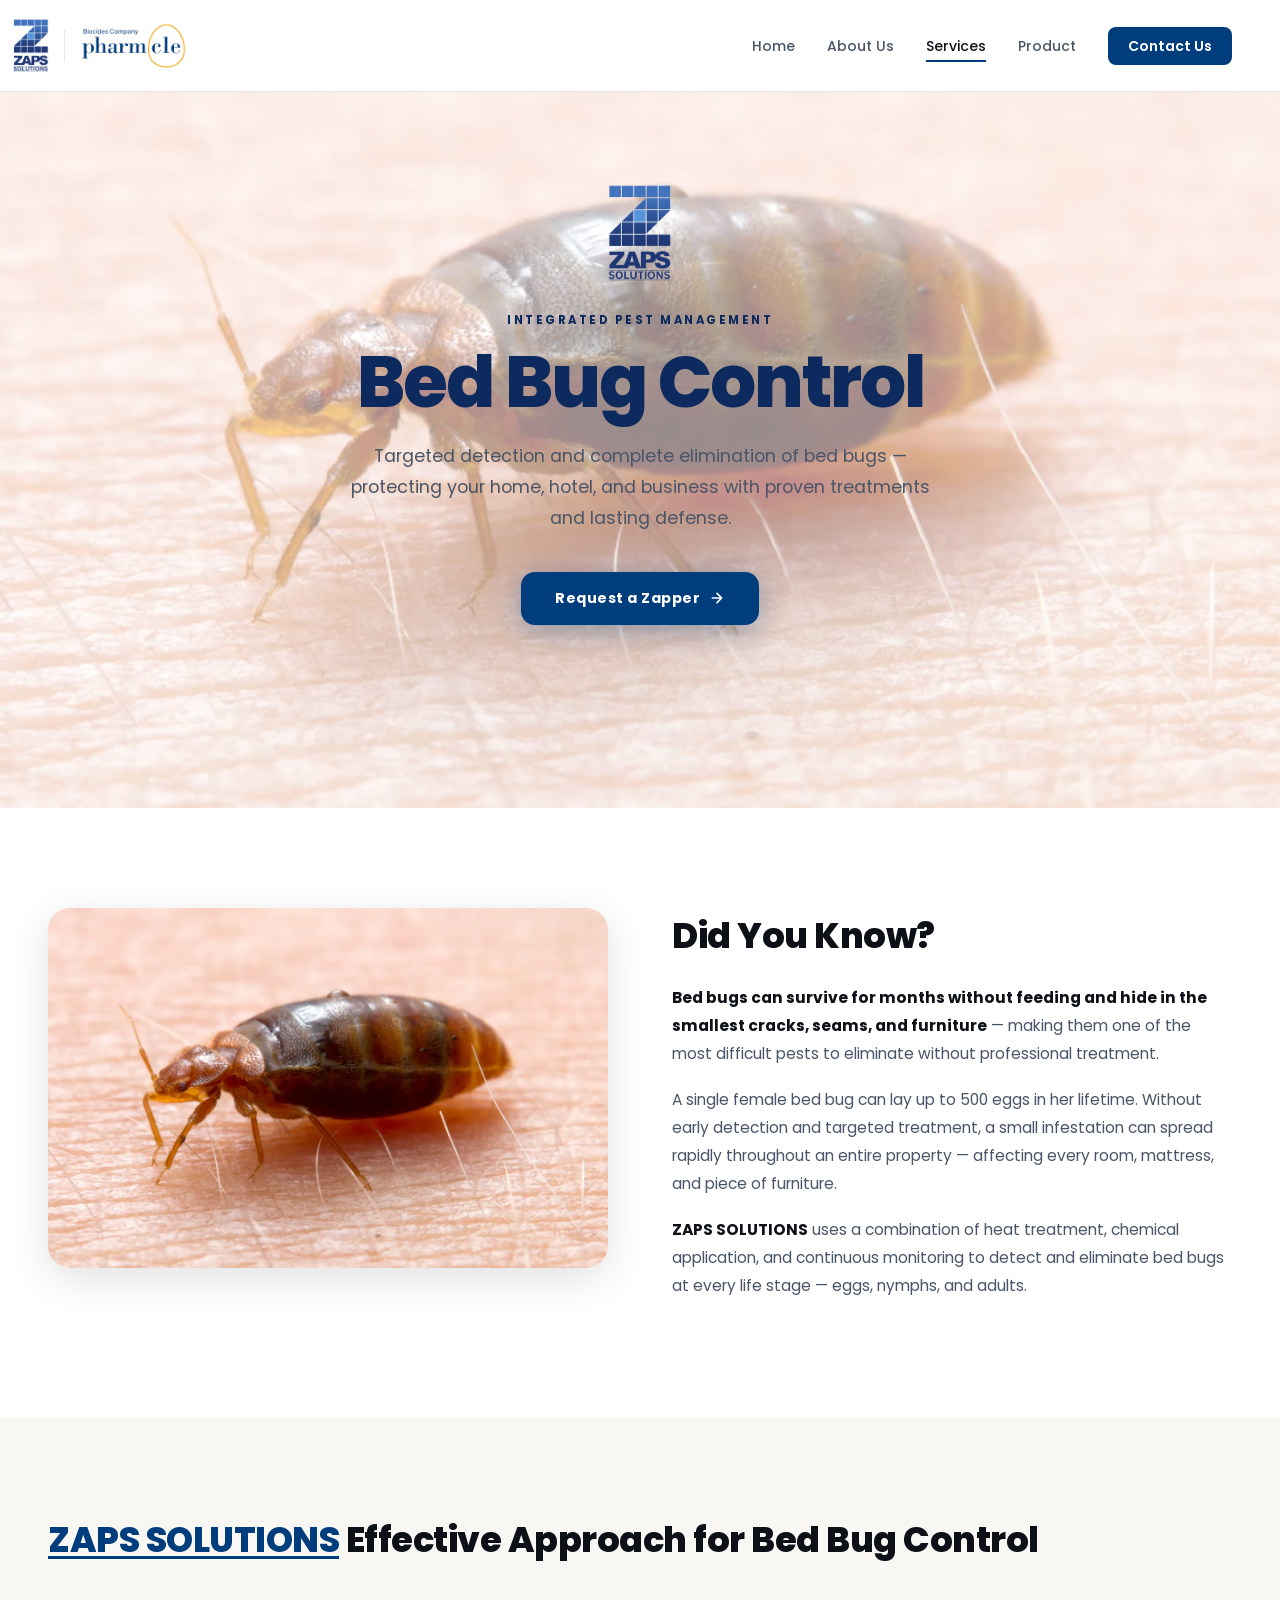
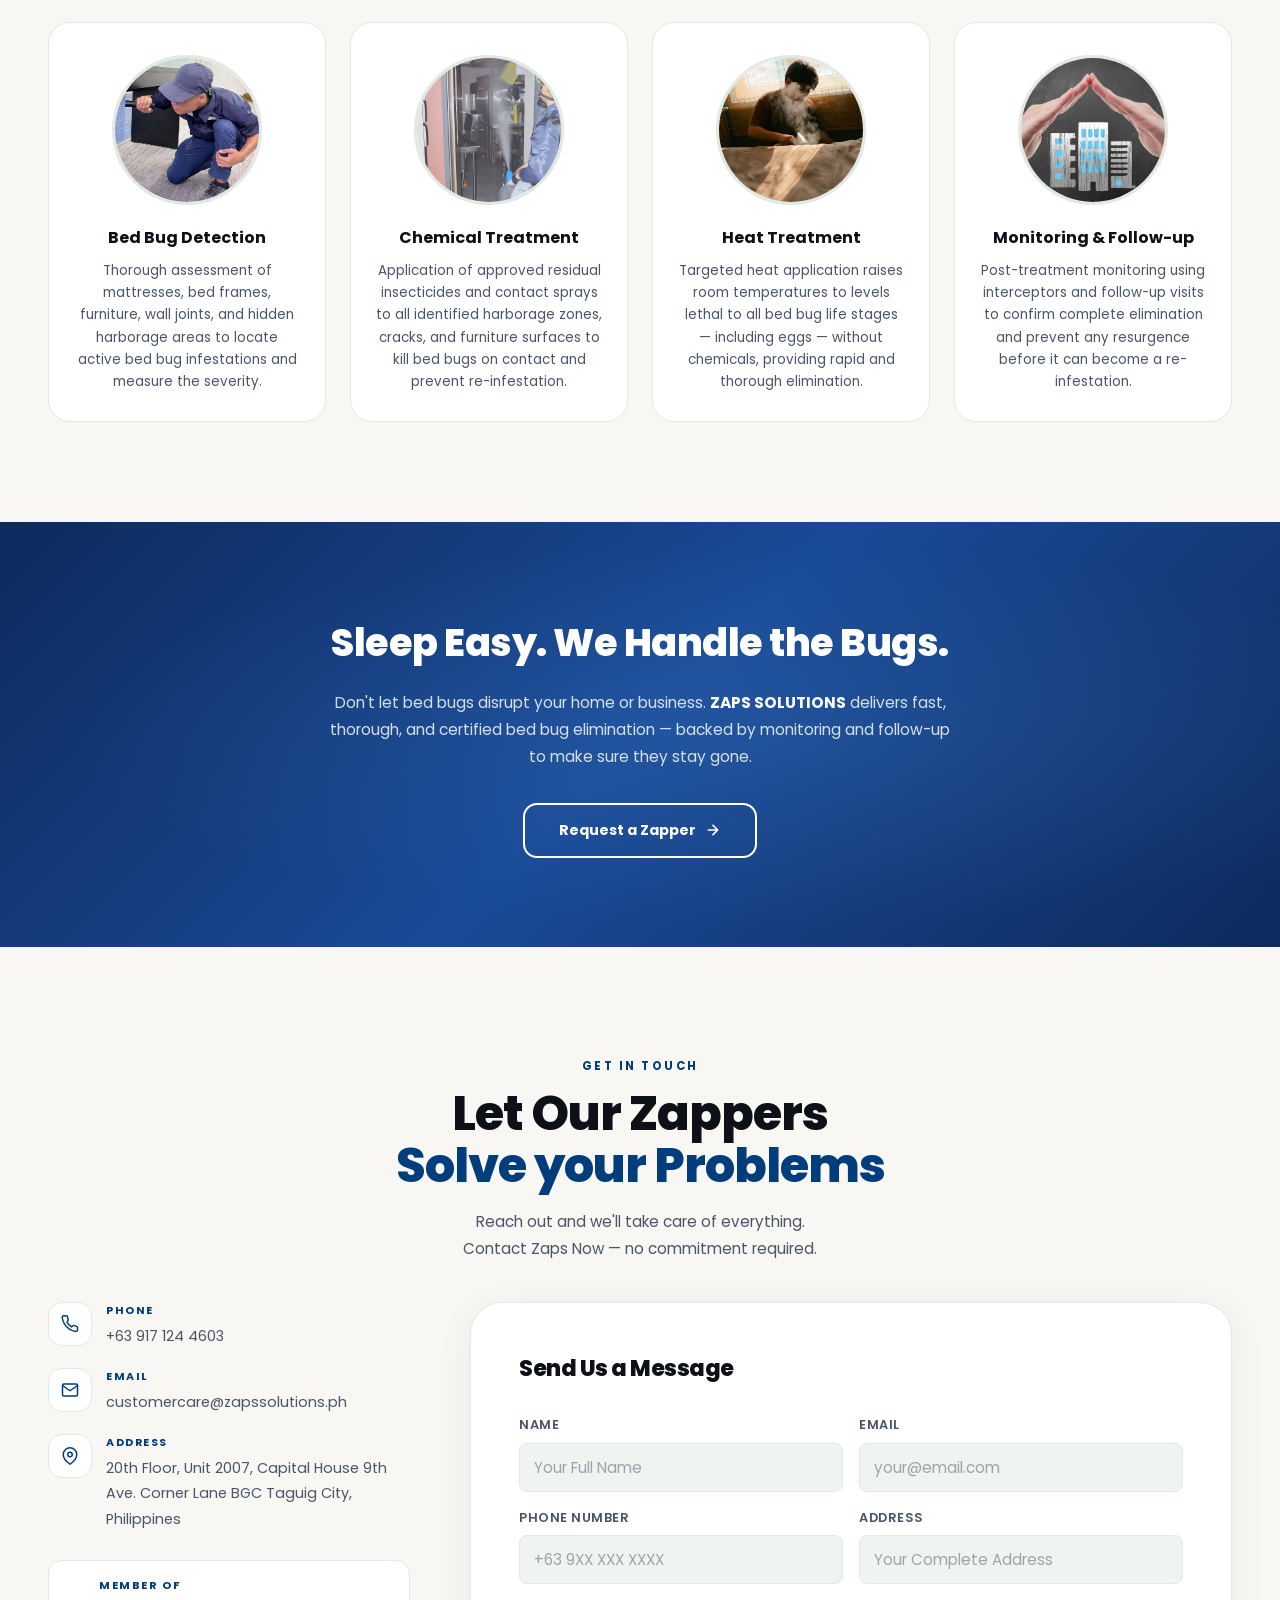
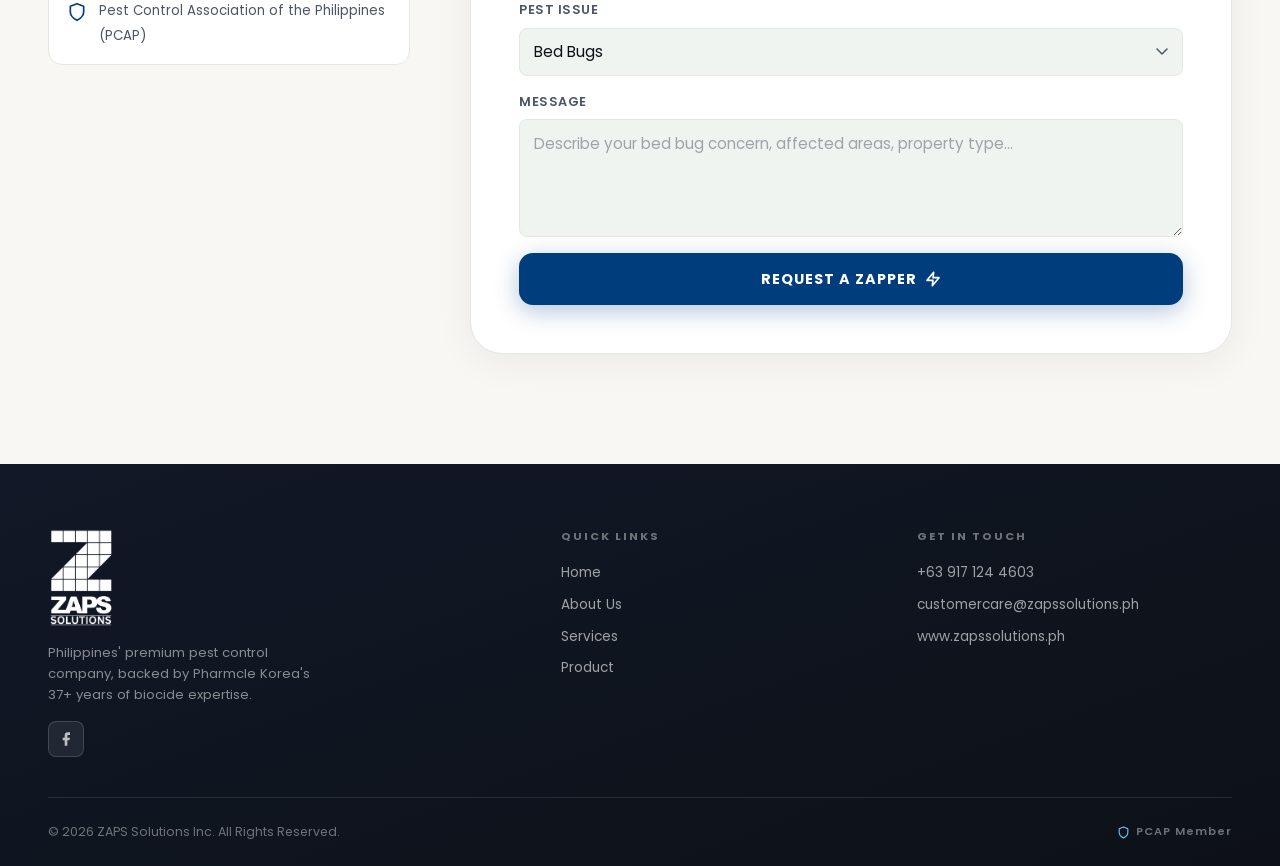
<file: bedbugs.html>
<!DOCTYPE html>
<html lang="en">
<head>
<meta charset="UTF-8">
<meta name="viewport" content="width=device-width, initial-scale=1.0">
<meta name="description" content="ZAPS Solutions Bed Bug Control — Targeted detection and elimination of bed bugs using proven heat treatment, chemical treatment, and monitoring methods.">
<title>Bed Bug Control – ZAPS Solutions Inc.</title>
<link rel="icon" href="images/zaps_logo.png" type="image/png">
<link rel="preconnect" href="https://fonts.googleapis.com">
<link rel="preconnect" href="https://fonts.gstatic.com" crossorigin>
<link href="https://fonts.googleapis.com/css2?family=Poppins:wght@300;400;500;600;700;800&display=swap" rel="stylesheet">
<link rel="stylesheet" href="css/nav.css">
<style>
:root{
  --white:#ffffff;--off-white:#f8f7f4;--ink:#0d1117;--ink-2:#1c2530;--ink-muted:#4a5568;
  --accent:#003D7D;--accent-2:#002d60;--accent-light:#0071BE;--blue-deep:#0f2d52;--blue-mid:#1e4a82;
  --surface:#f0f4f0;--border:#e2e8e2;--nav-h:92px;
  --r-sm:8px;--r-md:14px;--r-lg:22px;--r-xl:32px;--max-w:1220px;--ease:cubic-bezier(0.16,1,0.3,1);
}
*,*::before,*::after{box-sizing:border-box;margin:0;padding:0}
html{scroll-behavior:smooth;scroll-padding-top:calc(var(--nav-h) + 16px);-webkit-text-size-adjust:100%}
body{font-family:'Poppins',sans-serif;background:var(--off-white);color:var(--ink);overflow-x:hidden;line-height:1.6}
img{display:block;max-width:100%}
a{color:inherit;text-decoration:none}
button{font-family:inherit;cursor:pointer}
#progress-bar{position:fixed;top:0;left:0;height:3px;width:0%;background:linear-gradient(90deg,var(--accent-light),var(--accent));z-index:2000;transition:width 0.1s linear}
.hero{position:relative;min-height:calc(100vh - var(--nav-h));display:flex;align-items:center;justify-content:center;padding:clamp(40px,7vw,80px) clamp(16px,4vw,48px);text-align:center;overflow:hidden}
.hero-bg{position:absolute;inset:0;background-image:url('images/bedbugs.jpg');background-size:cover;background-position:center;transform:scale(1.05);transition:transform 12s ease}
.hero-bg.loaded{transform:scale(1)}
.hero-overlay{position:absolute;inset:0;background:rgba(255,255,255,0.55)}
.hero-content{position:relative;z-index:2;max-width:760px;margin:0 auto}
.hero-brand{display:flex;flex-direction:column;align-items:center;gap:10px;margin-bottom:28px}
.hero-brand img{height:100px;width:auto}
.hero-eyebrow{font-size:0.72rem;font-weight:700;letter-spacing:2.5px;text-transform:uppercase;color:#0d2a5e;margin-bottom:14px}
.hero-title{font-family:'Poppins',sans-serif;font-size:clamp(2.4rem,6vw,4.5rem);font-weight:800;line-height:1.05;letter-spacing:-2px;color:#0d2a5e;margin:12px 0 22px}
.hero-sub{font-size:clamp(0.95rem,2vw,1.1rem);color:#4a5568;line-height:1.75;margin-bottom:38px;max-width:580px;margin-left:0;margin-right:0}
.hero-btn{display:inline-flex;align-items:center;gap:9px;background:var(--accent);color:var(--white);padding:15px 34px;border-radius:var(--r-md);font-family:'Poppins',sans-serif;font-size:0.9rem;font-weight:700;letter-spacing:0.5px;transition:background 0.25s,transform 0.2s,box-shadow 0.25s;box-shadow:0 6px 28px rgba(0,61,125,0.35)}
.hero-btn:hover{background:var(--accent-2);transform:translateY(-2px);box-shadow:0 12px 36px rgba(0,61,125,0.45)}
.dyk-section{background:var(--white);padding:clamp(64px,8vw,100px) clamp(16px,4vw,48px)}
.dyk-inner{max-width:var(--max-w);margin:0 auto;display:grid;grid-template-columns:1fr;gap:48px;align-items:start}
@media(min-width:900px){.dyk-inner{grid-template-columns:1fr 1fr;gap:64px}}
.dyk-img-wrap{overflow:hidden;border-radius:var(--r-lg);box-shadow:0 10px 40px rgba(0,0,0,0.12);max-height:360px}
.dyk-img-wrap img{width:100%;height:360px;object-fit:cover;display:block}
.dyk-text h2{font-family:'Poppins',sans-serif;font-size:clamp(1.6rem,3.5vw,2.2rem);font-weight:800;color:var(--ink);margin-bottom:20px;letter-spacing:-0.5px}
.dyk-text p{font-size:0.97rem;color:var(--ink-muted);line-height:1.8;margin-bottom:18px}
.dyk-text p strong{font-weight:700;color:var(--ink)}
.approach-section{background:var(--off-white);padding:clamp(64px,8vw,100px) clamp(16px,4vw,48px)}
.approach-inner{max-width:var(--max-w);margin:0 auto}
.approach-heading{text-align:left;margin-bottom:clamp(40px,5vw,60px)}
.approach-heading h2{font-family:'Poppins',sans-serif;font-size:clamp(1.5rem,3.5vw,2.2rem);font-weight:800;color:var(--ink);letter-spacing:-0.5px;line-height:1.25}
.approach-heading h2 .hl{color:var(--accent);text-decoration:underline;text-underline-offset:4px}
.approach-grid{display:grid;grid-template-columns:1fr;gap:24px}
@media(min-width:540px){.approach-grid{grid-template-columns:1fr 1fr}}
@media(min-width:700px){.approach-grid{grid-template-columns:repeat(3,1fr)}}
@media(min-width:900px){.approach-grid{grid-template-columns:repeat(4,1fr)}}
.approach-card{background:var(--white);border:1px solid var(--border);border-radius:var(--r-lg);padding:32px 24px 28px;text-align:center;transition:box-shadow 0.25s,transform 0.25s}
.approach-card:hover{box-shadow:0 12px 40px rgba(0,0,0,0.10);transform:translateY(-4px)}
.approach-card-img-wrap{width:150px;height:150px;border-radius:50%;overflow:hidden;margin:0 auto 20px;border:3px solid var(--border)}
.approach-card-img-wrap img{width:100%;height:100%;object-fit:cover}
.approach-card h3{font-family:'Poppins',sans-serif;font-size:1rem;font-weight:700;color:var(--ink);margin-bottom:10px}
.approach-card p{font-size:0.84rem;color:var(--ink-muted);line-height:1.65}
.cta-band{position:relative;overflow:hidden;padding:clamp(60px,7vw,90px) clamp(16px,4vw,48px);text-align:center}
.cta-band-bg{position:absolute;inset:0;background:linear-gradient(135deg,#0d2a5e 0%,#1a4a96 50%,#0d2a5e 100%)}
.cta-band-overlay{position:absolute;inset:0;background:radial-gradient(ellipse at 60% 50%,rgba(100,180,255,0.12) 0%,transparent 65%)}
.cta-band-content{position:relative;z-index:2;max-width:640px;margin:0 auto}
.cta-band-content h2{font-family:'Poppins',sans-serif;font-size:clamp(1.6rem,3.5vw,2.4rem);font-weight:800;color:var(--white);letter-spacing:-0.5px;margin-bottom:16px}
.cta-band-content p{font-size:0.97rem;color:rgba(255,255,255,0.82);margin-bottom:32px;line-height:1.75}
.cta-band-content p strong{font-weight:700;color:var(--white)}
.btn-outline-white{display:inline-flex;align-items:center;gap:9px;background:transparent;color:var(--white);padding:14px 34px;border-radius:var(--r-md);border:2px solid var(--white);font-family:'Poppins',sans-serif;font-size:0.9rem;font-weight:700;transition:background 0.25s,color 0.25s,transform 0.2s}
.btn-outline-white:hover{background:var(--white);color:var(--accent);transform:translateY(-2px)}
#contact{background:var(--off-white);padding:clamp(72px,9vw,110px) clamp(16px,4vw,48px)}
.contact-inner{max-width:var(--max-w);margin:0 auto}
.contact-grid{display:grid;grid-template-columns:1fr;gap:clamp(32px,5vw,60px);align-items:start}
@media(min-width:900px){.contact-grid{grid-template-columns:1fr 1.3fr}}
.contact-title{font-family:'Poppins',sans-serif;font-size:clamp(28px,5vw,48px);font-weight:800;line-height:1.1;letter-spacing:-1px;color:var(--ink);margin-bottom:16px}
.contact-title .hl{color:var(--accent)}
.contact-lead{font-size:0.95rem;color:var(--ink-muted);line-height:1.75;margin-bottom:36px;max-width:440px}
.info-item{display:flex;gap:14px;align-items:flex-start;margin-bottom:20px}
.info-icon{width:44px;height:44px;flex-shrink:0;background:var(--white);border:1px solid var(--border);border-radius:var(--r-md);display:flex;align-items:center;justify-content:center;color:var(--accent)}
.info-text strong{display:block;font-size:0.68rem;letter-spacing:1.5px;text-transform:uppercase;color:var(--accent);margin-bottom:3px;font-weight:700}
.info-text span{font-size:0.9rem;color:var(--ink-muted)}
.pcap-badge{display:flex;align-items:center;gap:12px;background:var(--white);border:1px solid var(--border);border-radius:var(--r-md);padding:16px 18px;margin-top:28px}
.pcap-badge svg{color:var(--accent);flex-shrink:0}
.pcap-badge-text strong{display:block;font-size:0.7rem;letter-spacing:1.5px;text-transform:uppercase;color:var(--accent);margin-bottom:2px}
.pcap-badge-text span{font-size:0.83rem;color:var(--ink-muted)}
.contact-form{background:var(--white);border:1px solid var(--border);border-radius:var(--r-xl);padding:clamp(24px,5vw,48px);box-shadow:0 8px 40px rgba(0,0,0,0.06)}
.form-title{font-family:'Poppins',sans-serif;font-size:1.4rem;font-weight:800;color:var(--ink);margin-bottom:28px;letter-spacing:-0.5px}
.eyebrow{font-size:0.72rem;font-weight:700;letter-spacing:2.5px;text-transform:uppercase;color:var(--accent);margin-bottom:12px}
.form-row{display:grid;grid-template-columns:1fr;gap:16px;margin-bottom:16px}
@media(min-width:540px){.form-row{grid-template-columns:1fr 1fr}}
.form-group{display:flex;flex-direction:column;gap:7px;margin-bottom:16px}
.form-group label{font-size:0.8rem;font-weight:600;letter-spacing:0.5px;color:var(--ink-muted);text-transform:uppercase}
.form-group input,.form-group textarea,.form-group select{background:var(--surface);border:1px solid var(--border);border-radius:var(--r-sm);padding:12px 14px;color:var(--ink);font-family:'Poppins',sans-serif;font-size:0.95rem;outline:none;transition:border-color 0.2s,box-shadow 0.2s;min-height:48px;-webkit-appearance:none;appearance:none}
.form-group input:focus,.form-group textarea:focus,.form-group select:focus{border-color:var(--accent);box-shadow:0 0 0 3px rgba(0,61,125,0.1);background:var(--white)}
.form-group textarea{resize:vertical;min-height:110px}
.form-group select{background-image:url("data:image/svg+xml,%3Csvg xmlns='http://www.w3.org/2000/svg' width='12' height='8' viewBox='0 0 12 8'%3E%3Cpath d='M1 1l5 5 5-5' stroke='%234a5568' stroke-width='1.5' fill='none' stroke-linecap='round'/%3E%3C/svg%3E");background-repeat:no-repeat;background-position:right 14px center;padding-right:38px;background-color:var(--surface);cursor:pointer}
.form-group select option{background:var(--white);color:var(--ink)}
.form-group input::placeholder,.form-group textarea::placeholder{color:var(--ink-muted);opacity:0.5}
.submit-btn{width:100%;background:var(--accent);color:var(--white);border:none;padding:15px;border-radius:var(--r-md);font-family:'Poppins',sans-serif;font-size:0.9rem;font-weight:700;letter-spacing:1px;text-transform:uppercase;transition:background 0.25s,transform 0.2s,box-shadow 0.25s;box-shadow:0 6px 24px rgba(0,61,125,0.3);display:flex;align-items:center;justify-content:center;gap:8px;min-height:52px}
.submit-btn:hover{background:var(--accent-2);transform:translateY(-1px);box-shadow:0 10px 32px rgba(0,61,125,0.38)}
.reveal{opacity:0;transform:translateY(32px);transition:opacity 0.65s var(--ease),transform 0.65s var(--ease)}
.reveal.visible{opacity:1;transform:none}
.reveal-left{opacity:0;transform:translateX(-32px);transition:opacity 0.65s var(--ease),transform 0.65s var(--ease)}
.reveal-left.visible{opacity:1;transform:none}
.reveal-right{opacity:0;transform:translateX(32px);transition:opacity 0.65s var(--ease),transform 0.65s var(--ease)}
.reveal-right.visible{opacity:1;transform:none}
.delay-1{transition-delay:0.12s}.delay-2{transition-delay:0.22s}.delay-3{transition-delay:0.32s}.delay-4{transition-delay:0.42s}
footer{background:linear-gradient(160deg,#111827 0%,#0d1117 100%);padding:clamp(40px,6vw,64px) clamp(16px,4vw,48px) 24px}
.footer-inner{max-width:var(--max-w);margin:0 auto;display:grid;grid-template-columns:1fr;gap:40px;text-align:left}
@media(min-width:640px){.footer-inner{grid-template-columns:1.5fr 1fr 1fr;text-align:left}}
.footer-logo{height:100px;width:auto;filter:brightness(0) invert(1);margin-bottom:14px;display:block;margin-left:0;margin-right:0}
@media(min-width:640px){.footer-logo{margin-left:0;margin-right:0}}
.footer-tagline{font-size:0.82rem;color:rgba(255,255,255,0.5);line-height:1.6;max-width:280px;margin:0}
@media(min-width:640px){.footer-tagline{margin:0}}
.footer-socials{display:flex;gap:8px;margin-top:16px;justify-content:flex-start}
@media(min-width:640px){.footer-socials{justify-content:flex-start}}
.footer-social-btn{display:flex;align-items:center;justify-content:center;width:36px;height:36px;border-radius:8px;background:rgba(255,255,255,0.08);border:1px solid rgba(255,255,255,0.15);color:rgba(255,255,255,0.7);transition:background 0.2s,color 0.2s}
.footer-social-btn:hover{background:rgba(255,255,255,0.16);color:#fff}
.footer-col-title{font-size:0.7rem;font-weight:700;letter-spacing:2px;text-transform:uppercase;color:rgba(255,255,255,0.4);margin-bottom:16px}
.footer-links{display:flex;flex-direction:column;gap:10px;align-items:center}
@media(min-width:640px){.footer-links{align-items:flex-start}}
.footer-links a{font-size:0.85rem;color:rgba(255,255,255,0.6);transition:color 0.2s}
.footer-links a:hover{color:var(--white)}
.footer-bottom{max-width:var(--max-w);margin:40px auto 0;padding-top:24px;border-top:1px solid rgba(255,255,255,0.10);display:flex;flex-wrap:wrap;gap:12px;align-items:center;justify-content:space-between}
.footer-copy{font-size:0.78rem;color:rgba(255,255,255,0.4)}
.footer-pcap{display:flex;align-items:center;gap:6px;font-size:0.7rem;color:rgba(255,255,255,0.4);font-weight:600;letter-spacing:1px}
.footer-pcap svg{color:#7dc4f8}
</style>
</head>
<body>
<div id="progress-bar"></div>
<div id="nav-placeholder"></div>

<section id="hero" class="hero" aria-label="Bed Bug Control">
  <div class="hero-bg" id="hero-bg" aria-hidden="true"></div>
  <div class="hero-overlay" aria-hidden="true"></div>
  <div class="hero-content">
    <div class="hero-brand"><img src="images/zaps_logo.png" alt="ZAPS Solutions Inc." loading="eager"></div>
    <div class="hero-eyebrow">Integrated Pest Management</div>
    <h1 class="hero-title">Bed Bug Control</h1>
    <p class="hero-sub">Targeted detection and complete elimination of bed bugs — protecting your home, hotel, and business with proven treatments and lasting defense.</p>
    <a href="#contact" class="hero-btn">Request a Zapper <svg width="16" height="16" viewBox="0 0 24 24" fill="none" stroke="currentColor" stroke-width="2.5" stroke-linecap="round" stroke-linejoin="round" aria-hidden="true"><path d="M5 12h14M12 5l7 7-7 7"/></svg></a>
  </div>
</section>

<section class="dyk-section" aria-label="Did You Know">
  <div class="dyk-inner">
    <div class="dyk-img-wrap reveal-left"><img src="images/bedbugs.jpg" alt="Bed Bug Control" loading="lazy"></div>
    <div class="dyk-text reveal-right">
      <h2>Did You Know?</h2>
      <p><strong>Bed bugs can survive for months without feeding and hide in the smallest cracks, seams, and furniture</strong> — making them one of the most difficult pests to eliminate without professional treatment.</p>
      <p>A single female bed bug can lay up to 500 eggs in her lifetime. Without early detection and targeted treatment, a small infestation can spread rapidly throughout an entire property — affecting every room, mattress, and piece of furniture.</p>
      <p><strong>ZAPS SOLUTIONS</strong> uses a combination of heat treatment, chemical application, and continuous monitoring to detect and eliminate bed bugs at every life stage — eggs, nymphs, and adults.</p>
    </div>
  </div>
</section>

<section class="approach-section" aria-label="Our Approach">
  <div class="approach-inner">
    <div class="approach-heading reveal"><h2><span class="hl">ZAPS SOLUTIONS</span> Effective Approach for Bed Bug Control</h2></div>
    <div class="approach-grid">
      <div class="approach-card reveal delay-1">
        <div class="approach-card-img-wrap"><img src="images/Inspect.jpg" alt="Bed Bug Detection" loading="lazy"></div>
        <h3>Bed Bug Detection</h3>
        <p>Thorough assessment of mattresses, bed frames, furniture, wall joints, and hidden harborage areas to locate active bed bug infestations and measure the severity.</p>
      </div>
      <div class="approach-card reveal delay-2">
        <div class="approach-card-img-wrap"><img src="images/misting01.jpg" alt="Chemical Treatment" loading="lazy"></div>
        <h3>Chemical Treatment</h3>
        <p>Application of approved residual insecticides and contact sprays to all identified harborage zones, cracks, and furniture surfaces to kill bed bugs on contact and prevent re-infestation.</p>
      </div>
      <div class="approach-card reveal delay-3">
        <div class="approach-card-img-wrap"><img src="images/misting02.jpg" alt="Heat Treatment" loading="lazy"></div>
        <h3>Heat Treatment</h3>
        <p>Targeted heat application raises room temperatures to levels lethal to all bed bug life stages — including eggs — without chemicals, providing rapid and thorough elimination.</p>
      </div>
      <div class="approach-card reveal delay-4">
        <div class="approach-card-img-wrap"><img src="images/longterm.jpg" alt="Monitoring and Follow-up" loading="lazy"></div>
        <h3>Monitoring &amp; Follow-up</h3>
        <p>Post-treatment monitoring using interceptors and follow-up visits to confirm complete elimination and prevent any resurgence before it can become a re-infestation.</p>
      </div>
    </div>
  </div>
</section>

<div class="cta-band" aria-label="Call to action">
  <div class="cta-band-bg" aria-hidden="true"></div>
  <div class="cta-band-overlay" aria-hidden="true"></div>
  <div class="cta-band-content reveal">
    <h2>Sleep Easy. We Handle the Bugs.</h2>
    <p>Don't let bed bugs disrupt your home or business. <strong>ZAPS SOLUTIONS</strong> delivers fast, thorough, and certified bed bug elimination — backed by monitoring and follow-up to make sure they stay gone.</p>
    <a href="#contact" class="btn-outline-white">Request a Zapper <svg width="16" height="16" viewBox="0 0 24 24" fill="none" stroke="currentColor" stroke-width="2.5" stroke-linecap="round" stroke-linejoin="round" aria-hidden="true"><path d="M5 12h14M12 5l7 7-7 7"/></svg></a>
  </div>
</div>

<section id="contact" aria-label="Contact Us">
  <div class="contact-inner">
    <div class="contact-header reveal" style="text-align:center;margin-bottom:40px;">
      <div class="eyebrow" style="justify-content:center;">Get In Touch</div>
      <h2 class="contact-title">Let Our Zappers<br><span class="hl">Solve your Problems</span></h2>
      <p class="contact-lead" style="max-width:none;margin:0 auto 0;">Reach out and we'll take care of everything.<br>Contact Zaps Now — no commitment required.</p>
    </div>
    <div class="contact-grid">
      <div class="reveal">
        <div class="info-item">
          <div class="info-icon">
            <svg width="18" height="18" viewBox="0 0 24 24" fill="none" stroke="currentColor" stroke-width="2" stroke-linecap="round" stroke-linejoin="round" aria-hidden="true"><path d="M22 16.92v3a2 2 0 0 1-2.18 2 19.79 19.79 0 0 1-8.63-3.07A19.5 19.5 0 0 1 4.69 12a19.79 19.79 0 0 1-3.07-8.67A2 2 0 0 1 3.77 1h3a2 2 0 0 1 2 1.72 12.84 12.84 0 0 0 .7 2.81 2 2 0 0 1-.45 2.11L8.09 9.91a16 16 0 0 0 6 6l1.27-1.27a2 2 0 0 1 2.11-.45 12.84 12.84 0 0 0 2.81.7A2 2 0 0 1 22 16.92z"/></svg>
          </div>
          <div class="info-text"><strong>Phone</strong><span>+63 917 124 4603</span></div>
        </div>
        <div class="info-item">
          <div class="info-icon">
            <svg width="18" height="18" viewBox="0 0 24 24" fill="none" stroke="currentColor" stroke-width="2" stroke-linecap="round" stroke-linejoin="round" aria-hidden="true"><path d="M4 4h16c1.1 0 2 .9 2 2v12c0 1.1-.9 2-2 2H4c-1.1 0-2-.9-2-2V6c0-1.1.9-2 2-2z"/><polyline points="22,6 12,13 2,6"/></svg>
          </div>
          <div class="info-text"><strong>Email</strong><span>customercare@zapssolutions.ph</span></div>
        </div>
        <div class="info-item">
          <div class="info-icon">
            <svg width="18" height="18" viewBox="0 0 24 24" fill="none" stroke="currentColor" stroke-width="2" stroke-linecap="round" stroke-linejoin="round" aria-hidden="true"><path d="M21 10c0 7-9 13-9 13s-9-6-9-13a9 9 0 0 1 18 0z"/><circle cx="12" cy="10" r="3"/></svg>
          </div>
          <div class="info-text"><strong>Address</strong><span>20th Floor, Unit 2007, Capital House 9th Ave. Corner Lane BGC Taguig City, Philippines</span></div>
        </div>
        <div class="pcap-badge">
          <svg width="20" height="20" viewBox="0 0 24 24" fill="none" stroke="currentColor" stroke-width="2" stroke-linecap="round" stroke-linejoin="round" aria-hidden="true"><path d="M12 22s8-4 8-10V5l-8-3-8 3v7c0 6 8 10 8 10z"/></svg>
          <div class="pcap-badge-text">
            <strong>Member Of</strong>
            <span>Pest Control Association of the Philippines (PCAP)</span>
          </div>
        </div>
      </div>
      <div class="contact-form reveal delay-1">
        <h3 class="form-title">Send Us a Message</h3>
        <form id="contact-form" action="https://formsubmit.co/customercare@zapssolutions.ph" method="POST" novalidate>
          <input type="hidden" name="_captcha" value="false">
          <input type="hidden" name="_subject" value="Bed Bug Control Inquiry — ZAPS Solutions">
          <input type="hidden" name="_template" value="table">
          <input type="hidden" name="_next" value="https://shinano21.github.io/Web_Zaps/thankyou.html">
          <input type="text" name="_honey" style="display:none" tabindex="-1" autocomplete="off">
          <div class="form-row">
            <div class="form-group" style="margin-bottom:0"><label for="f-name">Name</label><input id="f-name" name="Full Name" type="text" placeholder="Your Full Name" autocomplete="name" required></div>
            <div class="form-group" style="margin-bottom:0"><label for="f-email">Email</label><input id="f-email" name="Email" type="email" placeholder="your@email.com" autocomplete="email" required></div>
          </div>
          <div class="form-row">
            <div class="form-group" style="margin-bottom:0"><label for="f-phone">Phone Number</label><input id="f-phone" name="Phone Number" type="tel" placeholder="+63 9XX XXX XXXX" autocomplete="tel" required></div>
            <div class="form-group" style="margin-bottom:0"><label for="f-address">Address</label><input id="f-address" name="Address" type="text" placeholder="Your Complete Address" autocomplete="street-address" required></div>
          </div>
          <div class="form-group">
            <label for="f-pest">Pest Issue</label>
            <select id="f-pest" name="Pest Issue" required>
              <option value="Bed Bugs" selected>Bed Bugs</option>
              <option>Cockroaches</option><option>Flying Pest</option><option>Rodents</option><option>Termites</option><option>Ants</option><option>Other</option>
            </select>
          </div>
          <div class="form-group"><label for="f-message">Message</label><textarea id="f-message" name="Message" placeholder="Describe your bed bug concern, affected areas, property type…" rows="4"></textarea></div>
          <button class="submit-btn" type="submit">Request a Zapper <svg width="16" height="16" viewBox="0 0 24 24" fill="none" stroke="currentColor" stroke-width="2.5" stroke-linecap="round" stroke-linejoin="round" aria-hidden="true"><polygon points="13 2 3 14 12 14 11 22 21 10 12 10 13 2"/></svg></button>
        </form>
      </div>
    </div>
  </div>
</section>

<div id="site-footer"></div>

<script>
(function(){
'use strict';
document.addEventListener('DOMContentLoaded',function(){fetch('footer.html').then(function(r){return r.text()}).then(function(html){var el=document.getElementById('site-footer');if(el)el.innerHTML=html}).catch(function(){})});
const bar=document.getElementById('progress-bar');
function updateProgress(){const s=window.scrollY,d=document.documentElement.scrollHeight-window.innerHeight;bar.style.width=(d>0?(s/d)*100:0)+'%'}
window.addEventListener('scroll',updateProgress,{passive:true});
function setupNav(){
const nav=document.getElementById('main-nav'),menuBtn=document.getElementById('menu-btn'),sidebar=document.getElementById('nav-sidebar'),overlay=document.getElementById('nav-overlay'),closeBtn=document.getElementById('sidebar-close');
window.addEventListener('scroll',function(){nav.classList.toggle('scrolled',window.scrollY>40)},{passive:true});
if(menuBtn&&sidebar&&overlay){
  function openSidebar(){sidebar.classList.add('open');overlay.classList.add('open');menuBtn.setAttribute('aria-expanded','true');document.body.style.overflow='hidden';if(closeBtn)closeBtn.focus()}
  function closeSidebar(){sidebar.classList.remove('open');overlay.classList.remove('open');menuBtn.setAttribute('aria-expanded','false');document.body.style.overflow='';menuBtn.focus()}
  menuBtn.addEventListener('click',openSidebar);overlay.addEventListener('click',closeSidebar);
  if(closeBtn)closeBtn.addEventListener('click',closeSidebar);
  sidebar.querySelectorAll('a').forEach(function(a){a.addEventListener('click',closeSidebar)});
  document.addEventListener('keydown',function(e){if(e.key==='Escape'&&sidebar.classList.contains('open'))closeSidebar()});
}
}
function loadNav(){
  fetch('nav.html')
    .then(function(r){return r.text()})
    .then(function(html){
      var el=document.getElementById('nav-placeholder');
      if(el){
        el.outerHTML=html;
        setupNav();
        document.querySelectorAll('[data-nav="services"]').forEach(function(a){a.classList.add('active')});
      }
    })
    .catch(function(){});
}
loadNav();
const heroBg=document.getElementById('hero-bg');
if(heroBg){const img=new Image();img.src='images/bedbugs.jpg';img.onload=function(){heroBg.classList.add('loaded')}}
const allReveal=document.querySelectorAll('.reveal,.reveal-left,.reveal-right');
if('IntersectionObserver' in window){const obs=new IntersectionObserver(function(entries){entries.forEach(function(e){if(e.isIntersecting){e.target.classList.add('visible');obs.unobserve(e.target)}})},{threshold:0.1,rootMargin:'0px 0px -50px 0px'});allReveal.forEach(function(el){obs.observe(el)})}else{allReveal.forEach(function(el){el.classList.add('visible')})}
})();
</script>
<script>
if ("serviceWorker" in navigator) {
  navigator.serviceWorker.register("./sw.js").then(function(reg) {
    if (!sessionStorage.getItem("sw-session")) {
      sessionStorage.setItem("sw-session", "1");
      var ctrl = navigator.serviceWorker.controller;
      if (ctrl) ctrl.postMessage("clear");
    }
  });
}
</script>
</body>
</html>
</file>
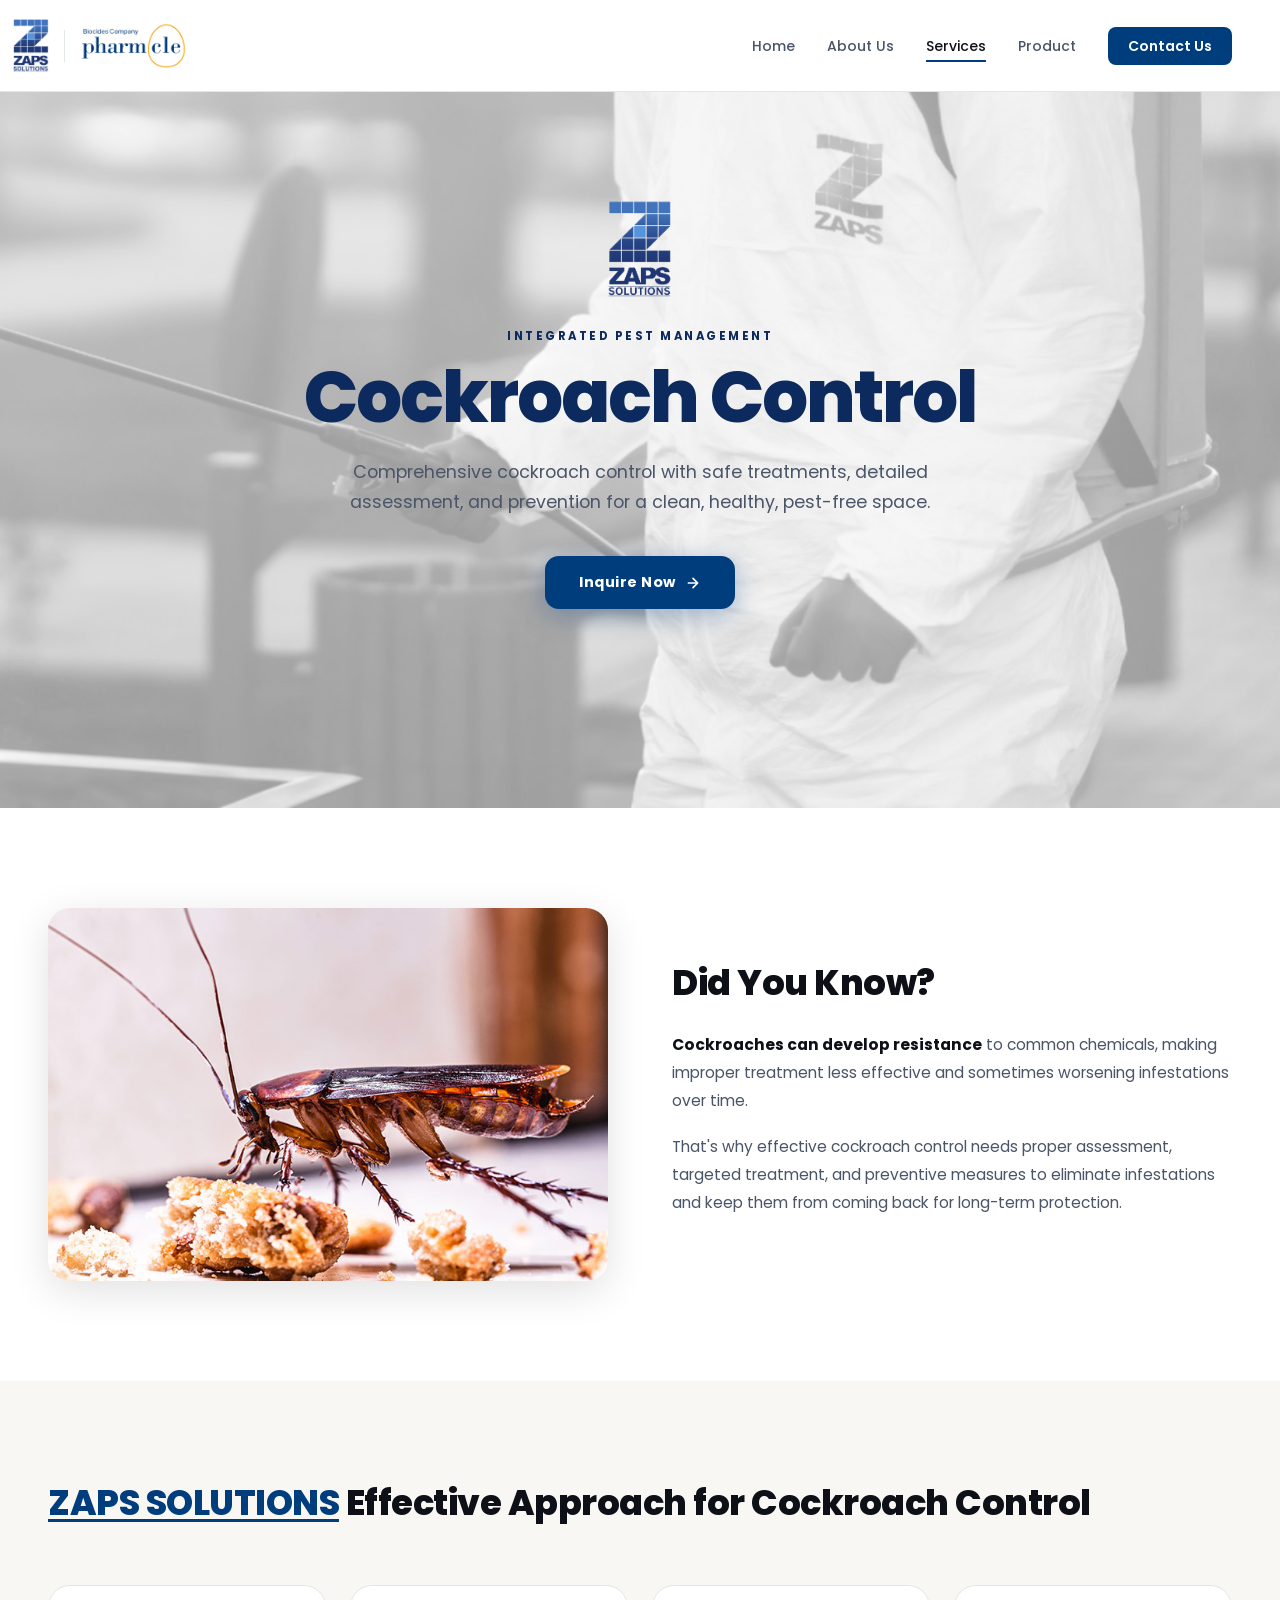
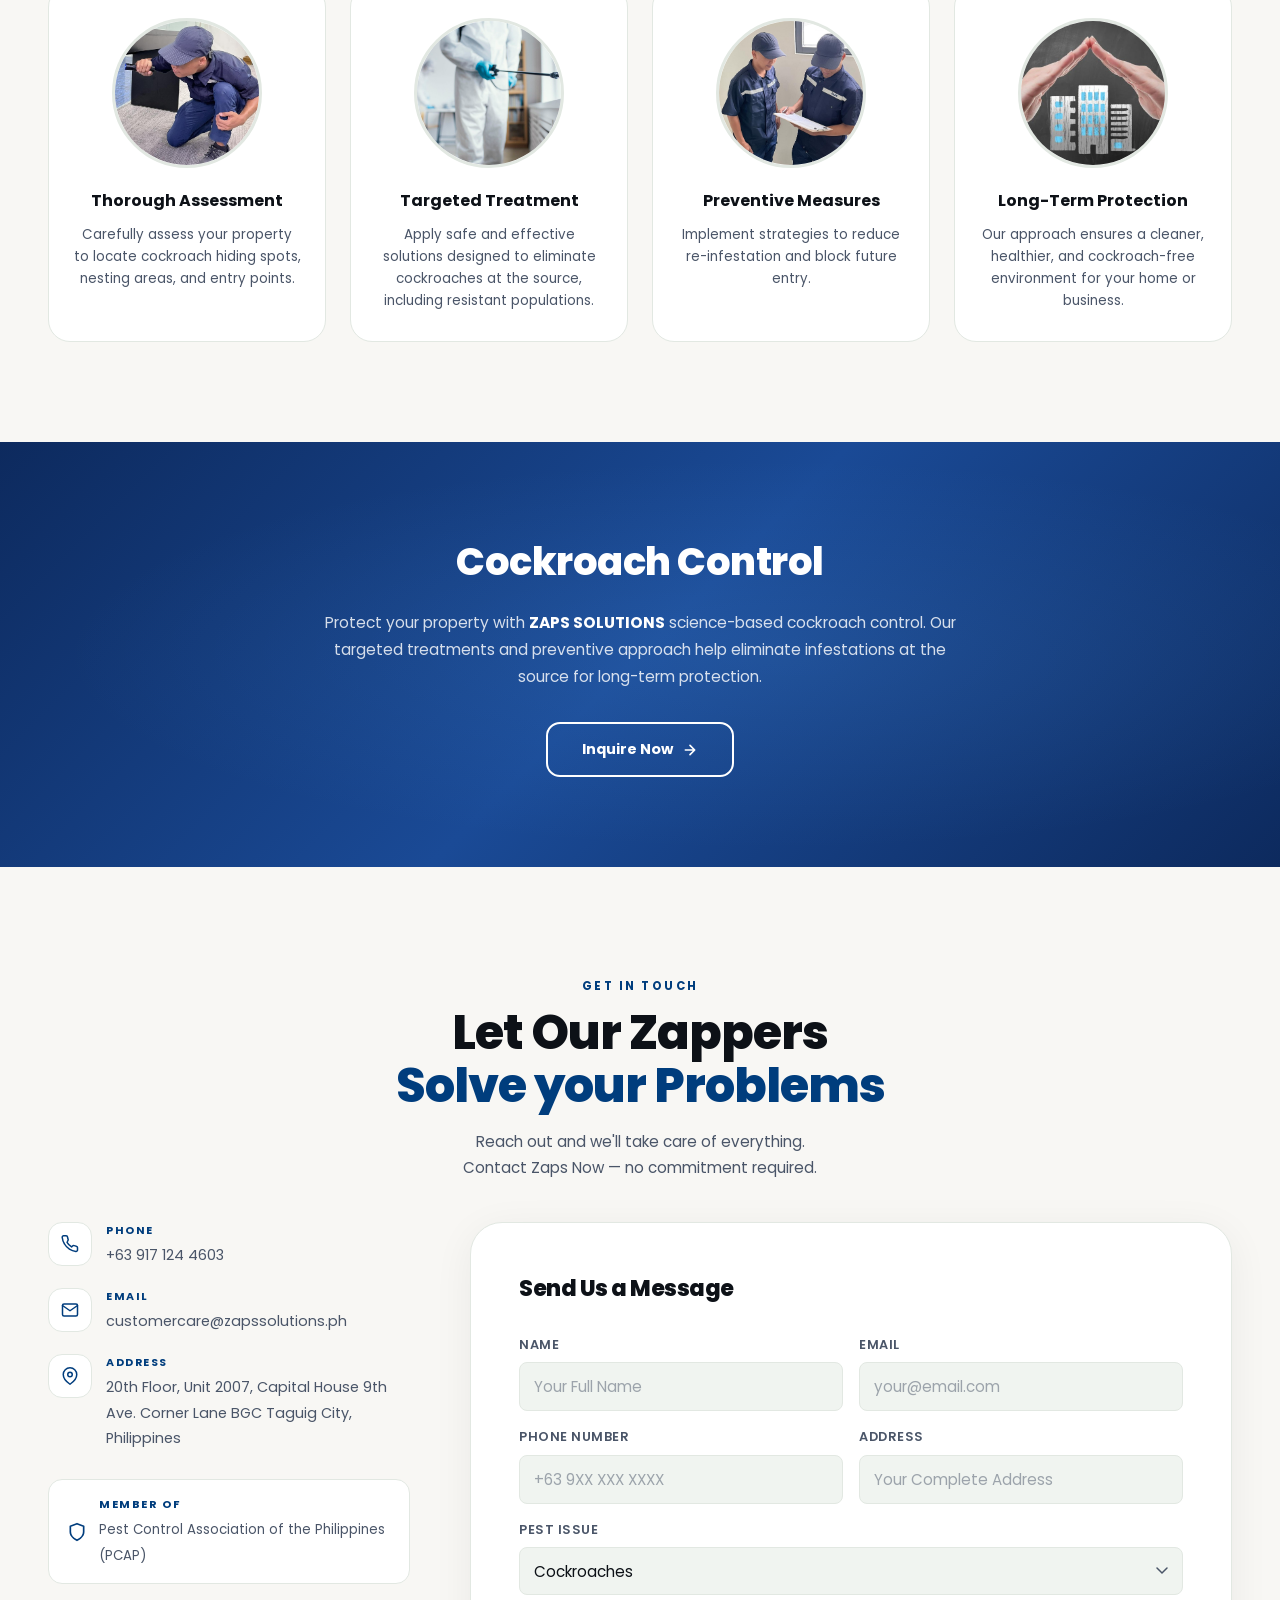
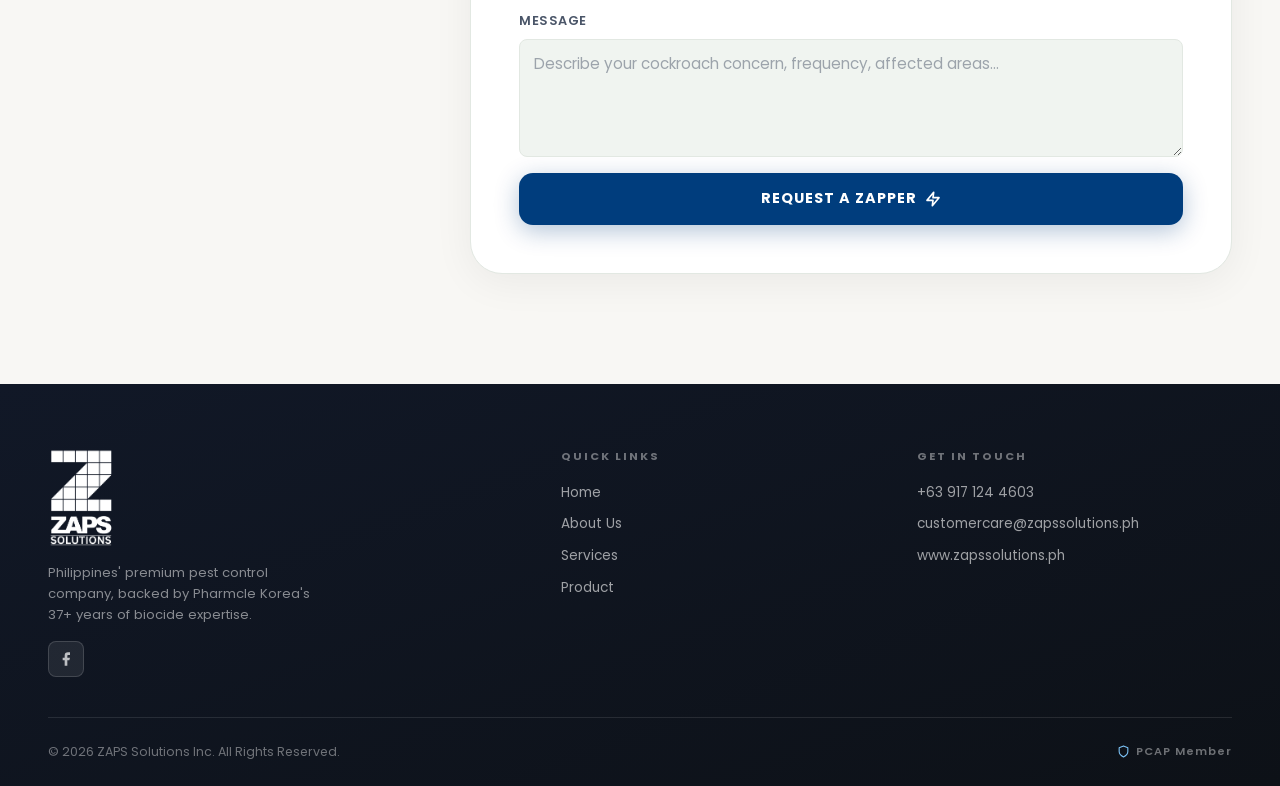
<file: cockroach.html>
<!DOCTYPE html>
<html lang="en">
<head>
<meta charset="UTF-8">
<meta name="viewport" content="width=device-width, initial-scale=1.0">
<meta name="description" content="ZAPS Solutions Cockroach Control — Comprehensive cockroach control with safe treatments, detailed assessment, and prevention for a clean, healthy, pest-free space.">
<title>Cockroach Control – ZAPS Solutions Inc.</title>
    <link rel="icon" href="images/zaps_logo.png" type="image/png">
<link rel="preconnect" href="https://fonts.googleapis.com">
<link rel="preconnect" href="https://fonts.gstatic.com" crossorigin>
<link href="https://fonts.googleapis.com/css2?family=Poppins:wght@300;400;500;600;700;800&display=swap" rel="stylesheet">
<link rel="stylesheet" href="css/nav.css">
<style>
/* ─── VARIABLES ─── */
:root {
  --white:      #ffffff;
  --off-white:  #f8f7f4;
  --ink:        #0d1117;
  --ink-2:      #1c2530;
  --ink-muted:  #4a5568;
  --accent:     #003D7D;
  --accent-2:   #002d60;
  --accent-light:#0071BE;
  --blue-deep:  #0f2d52;
  --blue-mid:   #1e4a82;
  --surface:    #f0f4f0;
  --border:     #e2e8e2;
  --nav-h: 92px;
  --r-sm: 8px; --r-md: 14px; --r-lg: 22px; --r-xl: 32px;
  --max-w: 1220px;
  --ease: cubic-bezier(0.16,1,0.3,1);
}
*,*::before,*::after{box-sizing:border-box;margin:0;padding:0}
html{scroll-behavior:smooth;scroll-padding-top:calc(var(--nav-h) + 16px);-webkit-text-size-adjust:100%}
body{font-family:'Poppins',sans-serif;background:var(--off-white);color:var(--ink);overflow-x:hidden;line-height:1.6}
img{display:block;max-width:100%}
a{color:inherit;text-decoration:none}
button{font-family:inherit;cursor:pointer}

/* ─── SCROLL PROGRESS BAR ─── */
#progress-bar{
  position:fixed;top:0;left:0;height:3px;width:0%;
  background:linear-gradient(90deg,var(--accent-light),var(--accent));
  z-index:2000;transition:width 0.1s linear;
}

/* ─── HERO (light style) ─── */
.hero{
  position:relative;min-height:calc(100vh - var(--nav-h));
  display:flex;align-items:center;justify-content:center;
  padding:clamp(40px,7vw,80px) clamp(16px,4vw,48px);
  text-align:center;overflow:hidden;
}
.hero-bg{
  position:absolute;inset:0;
  background-image:url('images/cockr.jpg');
  background-size:cover;background-position:center;
  transform:scale(1.05);transition:transform 12s ease;
}
.hero-bg.loaded{transform:scale(1)}
.hero-overlay{
  position:absolute;inset:0;
  background:rgba(255,255,255,0.55);
}
.hero-content{position:relative;z-index:2;max-width:760px;margin:0 auto}
.hero-brand{display:flex;flex-direction:column;align-items:center;gap:10px;margin-bottom:28px}
.hero-brand img{height:100px;width:auto}
.hero-eyebrow{
  font-size:0.72rem;font-weight:700;letter-spacing:2.5px;
  text-transform:uppercase;color:#0d2a5e;margin-bottom:14px;
}
.hero-title{
  font-family:'Poppins',sans-serif;
  font-size:clamp(2.4rem,6vw,4.5rem);
  font-weight:800;line-height:1.05;letter-spacing:-2px;
  color:#0d2a5e;margin:12px 0 22px;
}
.hero-sub{
  font-size:clamp(0.95rem,2vw,1.1rem);color:#4a5568;
  line-height:1.75;margin-bottom:38px;max-width:580px;margin-left:auto;margin-right:auto;
}
.hero-btn{
  display:inline-flex;align-items:center;gap:9px;
  background:var(--accent);color:var(--white);
  padding:15px 34px;border-radius:var(--r-md);
  font-family:'Poppins',sans-serif;font-size:0.9rem;font-weight:700;letter-spacing:0.5px;
  transition:background 0.25s,transform 0.2s,box-shadow 0.25s;
  box-shadow:0 6px 28px rgba(0,61,125,0.35);
}
.hero-btn:hover{background:var(--accent-2);transform:translateY(-2px);box-shadow:0 12px 36px rgba(0,61,125,0.45)}

/* ─── DID YOU KNOW ─── */
.dyk-section{
  background:var(--white);
  padding:clamp(64px,8vw,100px) clamp(16px,4vw,48px);
}
.dyk-inner{
  max-width:var(--max-w);margin:0 auto;
  display:grid;grid-template-columns:1fr;gap:48px;align-items:center;
}
@media(min-width:900px){.dyk-inner{grid-template-columns:1fr 1fr;gap:64px}}
.dyk-img-wrap img{
  width:100%;height:100%;object-fit:cover;
  border-radius:var(--r-lg);
  box-shadow:0 10px 40px rgba(0,0,0,0.12);
  min-height:320px;
}
.dyk-text h2{
  font-family:'Poppins',sans-serif;
  font-size:clamp(1.6rem,3.5vw,2.2rem);
  font-weight:800;color:var(--ink);margin-bottom:20px;letter-spacing:-0.5px;
}
.dyk-text p{
  font-size:0.97rem;color:var(--ink-muted);line-height:1.8;margin-bottom:18px;
}
.dyk-text p strong{font-weight:700;color:var(--ink)}

/* ─── APPROACH SECTION ─── */
.approach-section{
  background:var(--off-white);
  padding:clamp(64px,8vw,100px) clamp(16px,4vw,48px);
}
.approach-inner{max-width:var(--max-w);margin:0 auto}
.approach-heading{
  text-align:left;margin-bottom:clamp(40px,5vw,60px);
}
.approach-heading h2{
  font-family:'Poppins',sans-serif;
  font-size:clamp(1.5rem,3.5vw,2.2rem);
  font-weight:800;color:var(--ink);letter-spacing:-0.5px;line-height:1.25;
}
.approach-heading h2 .hl{
  color:var(--accent);text-decoration:underline;text-underline-offset:4px;
}
.approach-grid{
  display:grid;grid-template-columns:1fr;gap:24px;
}
@media(min-width:540px){.approach-grid{grid-template-columns:1fr 1fr}}
@media(min-width:700px){.approach-grid{grid-template-columns:repeat(3,1fr)}}
@media(min-width:900px){.approach-grid{grid-template-columns:repeat(4,1fr)}}
.approach-card{
  background:var(--white);border:1px solid var(--border);
  border-radius:var(--r-lg);padding:32px 24px 28px;
  text-align:center;
  transition:box-shadow 0.25s,transform 0.25s;
}
.approach-card:hover{box-shadow:0 12px 40px rgba(0,0,0,0.10);transform:translateY(-4px)}
.approach-card-img-wrap{
  width:150px;height:150px;border-radius:50%;
  overflow:hidden;margin:0 auto 20px;
  border:3px solid var(--border);
}
.approach-card-img-wrap img{
  width:100%;height:100%;object-fit:cover;
}
.approach-card h3{
  font-family:'Poppins',sans-serif;
  font-size:1rem;font-weight:700;color:var(--ink);margin-bottom:10px;
}
.approach-card p{
  font-size:0.84rem;color:var(--ink-muted);line-height:1.65;
}

/* ─── CTA BAND ─── */
.cta-band{
  position:relative;overflow:hidden;
  padding:clamp(60px,7vw,90px) clamp(16px,4vw,48px);
  text-align:center;
}
.cta-band-bg{
  position:absolute;inset:0;
  background:linear-gradient(135deg,#0d2a5e 0%,#1a4a96 50%,#0d2a5e 100%);
}
.cta-band-overlay{
  position:absolute;inset:0;
  background:radial-gradient(ellipse at 60% 50%,rgba(100,180,255,0.12) 0%,transparent 65%);
}
.cta-band-content{position:relative;z-index:2;max-width:640px;margin:0 auto}
.cta-band-content h2{
  font-family:'Poppins',sans-serif;
  font-size:clamp(1.6rem,3.5vw,2.4rem);font-weight:800;
  color:var(--white);letter-spacing:-0.5px;margin-bottom:16px;
}
.cta-band-content p{
  font-size:0.97rem;color:rgba(255,255,255,0.82);margin-bottom:32px;line-height:1.75;
}
.cta-band-content p strong{font-weight:700;color:var(--white)}
.btn-outline-white{
  display:inline-flex;align-items:center;gap:9px;
  background:transparent;color:var(--white);
  padding:14px 34px;border-radius:var(--r-md);
  border:2px solid var(--white);
  font-family:'Poppins',sans-serif;font-size:0.9rem;font-weight:700;
  transition:background 0.25s,color 0.25s,transform 0.2s;
}
.btn-outline-white:hover{background:var(--white);color:var(--accent);transform:translateY(-2px)}

/* ─── CONTACT ─── */
#contact{background:var(--off-white);padding:clamp(72px,9vw,110px) clamp(16px,4vw,48px)}
.contact-inner{max-width:var(--max-w);margin:0 auto}
.contact-grid{display:grid;grid-template-columns:1fr;gap:clamp(32px,5vw,60px);align-items:start}
@media(min-width:900px){.contact-grid{grid-template-columns:1fr 1.3fr}}
.contact-title{
  font-family:'Poppins',sans-serif;font-size:clamp(28px,5vw,48px);
  font-weight:800;line-height:1.1;letter-spacing:-1px;color:var(--ink);margin-bottom:16px;
}
.contact-title .hl{color:var(--accent)}
.contact-lead{font-size:0.95rem;color:var(--ink-muted);line-height:1.75;margin-bottom:36px;max-width:440px}
.info-item{display:flex;gap:14px;align-items:flex-start;margin-bottom:20px}
.info-icon{
  width:44px;height:44px;flex-shrink:0;
  background:var(--white);border:1px solid var(--border);border-radius:var(--r-md);
  display:flex;align-items:center;justify-content:center;color:var(--accent);
}
.info-text strong{display:block;font-size:0.68rem;letter-spacing:1.5px;text-transform:uppercase;color:var(--accent);margin-bottom:3px;font-weight:700}
.info-text span{font-size:0.9rem;color:var(--ink-muted)}
.pcap-badge{
  display:flex;align-items:center;gap:12px;
  background:var(--white);border:1px solid var(--border);
  border-radius:var(--r-md);padding:16px 18px;margin-top:28px;
}
.pcap-badge svg{color:var(--accent);flex-shrink:0}
.pcap-badge-text strong{display:block;font-size:0.7rem;letter-spacing:1.5px;text-transform:uppercase;color:var(--accent);margin-bottom:2px}
.pcap-badge-text span{font-size:0.83rem;color:var(--ink-muted)}
.contact-form{
  background:var(--white);border:1px solid var(--border);
  border-radius:var(--r-xl);padding:clamp(24px,5vw,48px);
  box-shadow:0 8px 40px rgba(0,0,0,0.06);
}
.form-title{font-family:'Poppins',sans-serif;font-size:1.4rem;font-weight:800;color:var(--ink);margin-bottom:28px;letter-spacing:-0.5px}
.eyebrow{font-size:0.72rem;font-weight:700;letter-spacing:2.5px;text-transform:uppercase;color:var(--accent);margin-bottom:12px}
.form-row{display:grid;grid-template-columns:1fr;gap:16px;margin-bottom:16px}
@media(min-width:540px){.form-row{grid-template-columns:1fr 1fr}}
.form-group{display:flex;flex-direction:column;gap:7px;margin-bottom:16px}
.form-group label{font-size:0.8rem;font-weight:600;letter-spacing:0.5px;color:var(--ink-muted);text-transform:uppercase}
.form-group input,.form-group textarea,.form-group select{
  background:var(--surface);border:1px solid var(--border);
  border-radius:var(--r-sm);padding:12px 14px;color:var(--ink);
  font-family:'Poppins',sans-serif;font-size:0.95rem;outline:none;
  transition:border-color 0.2s,box-shadow 0.2s;min-height:48px;-webkit-appearance:none;appearance:none;
}
.form-group input:focus,.form-group textarea:focus,.form-group select:focus{
  border-color:var(--accent);box-shadow:0 0 0 3px rgba(0,61,125,0.1);background:var(--white);
}
.form-group textarea{resize:vertical;min-height:110px}
.form-group select{
  background-image:url("data:image/svg+xml,%3Csvg xmlns='http://www.w3.org/2000/svg' width='12' height='8' viewBox='0 0 12 8'%3E%3Cpath d='M1 1l5 5 5-5' stroke='%234a5568' stroke-width='1.5' fill='none' stroke-linecap='round'/%3E%3C/svg%3E");
  background-repeat:no-repeat;background-position:right 14px center;
  padding-right:38px;background-color:var(--surface);cursor:pointer;
}
.form-group select option{background:var(--white);color:var(--ink)}
.form-group input::placeholder,.form-group textarea::placeholder{color:var(--ink-muted);opacity:0.5}
.submit-btn{
  width:100%;background:var(--accent);color:var(--white);border:none;
  padding:15px;border-radius:var(--r-md);font-family:'Poppins',sans-serif;
  font-size:0.9rem;font-weight:700;letter-spacing:1px;text-transform:uppercase;
  transition:background 0.25s,transform 0.2s,box-shadow 0.25s;
  box-shadow:0 6px 24px rgba(0,61,125,0.3);
  display:flex;align-items:center;justify-content:center;gap:8px;min-height:52px;
}
.submit-btn:hover{background:var(--accent-2);transform:translateY(-1px);box-shadow:0 10px 32px rgba(0,61,125,0.38)}

/* ─── REVEAL ─── */
.reveal{opacity:0;transform:translateY(32px);transition:opacity 0.65s var(--ease),transform 0.65s var(--ease)}
.reveal.visible{opacity:1;transform:none}
.reveal-left{opacity:0;transform:translateX(-32px);transition:opacity 0.65s var(--ease),transform 0.65s var(--ease)}
.reveal-left.visible{opacity:1;transform:none}
.reveal-right{opacity:0;transform:translateX(32px);transition:opacity 0.65s var(--ease),transform 0.65s var(--ease)}
.reveal-right.visible{opacity:1;transform:none}
.delay-1{transition-delay:0.12s}
.delay-2{transition-delay:0.22s}
.delay-3{transition-delay:0.32s}
.delay-4{transition-delay:0.42s}

/* ─── FOOTER ─── */
footer {
  background: linear-gradient(160deg, #111827 0%, #0d1117 100%);
  padding: clamp(40px, 6vw, 64px) clamp(16px, 4vw, 48px) 24px;
}
.footer-inner {
  max-width: var(--max-w); margin: 0 auto;
  display: grid; grid-template-columns: 1fr;
  gap: 40px; text-align: left;
}
@media (min-width: 640px) {
  .footer-inner { grid-template-columns: 1.5fr 1fr 1fr; text-align: left; }
}
.footer-logo {
  height: 100px; width: auto; filter: brightness(0) invert(1);
  margin-bottom: 14px; display: block; margin-left: 0; margin-right: 0;
}
@media (min-width: 640px) {
  .footer-logo { margin-left: 0; margin-right: 0; }
}
.footer-tagline { font-size: 0.82rem; color: rgba(255,255,255,0.5); line-height: 1.6; max-width: 280px; margin: 0; }
@media (min-width: 640px) { .footer-tagline { margin: 0; } }
.footer-socials { display: flex; gap: 8px; margin-top: 16px; justify-content: flex-start; }
@media (min-width: 640px) { .footer-socials { justify-content: flex-start; } }
.footer-social-btn {
  display: flex; align-items: center; justify-content: center;
  width: 36px; height: 36px; border-radius: 8px;
  background: rgba(255,255,255,0.08); border: 1px solid rgba(255,255,255,0.15);
  color: rgba(255,255,255,0.7); transition: background 0.2s, color 0.2s;
}
.footer-social-btn:hover { background: rgba(255,255,255,0.16); color: #fff; }
.footer-col-title {
  font-size: 0.7rem; font-weight: 700; letter-spacing: 2px;
  text-transform: uppercase; color: rgba(255,255,255,0.4);
  margin-bottom: 16px;
}
.footer-links { display: flex; flex-direction: column; gap: 10px; align-items: flex-start; }
@media (min-width: 640px) { .footer-links { align-items: flex-start; } }
.footer-links a { font-size: 0.85rem; color: rgba(255,255,255,0.6); transition: color 0.2s; }
.footer-links a:hover { color: var(--white); }
.footer-bottom {
  max-width: var(--max-w); margin: 40px auto 0;
  padding-top: 24px; border-top: 1px solid rgba(255,255,255,0.10);
  display: flex; flex-wrap: wrap; gap: 12px;
  align-items: center; justify-content: space-between;
}
.footer-copy { font-size: 0.78rem; color: rgba(255,255,255,0.4); }
.footer-pcap {
  display: flex; align-items: center; gap: 6px;
  font-size: 0.7rem; color: rgba(255,255,255,0.4); font-weight: 600; letter-spacing: 1px;
}
.footer-pcap svg { color: #7dc4f8; }
</style>
</head>
<body>

<!-- PROGRESS BAR -->
<div id="progress-bar"></div>

<!-- NAV -->
<div id="nav-placeholder"></div>


<!-- ═══ HERO ═══ -->
<section id="hero" class="hero" aria-label="Cockroach Control">
  <div class="hero-bg" id="hero-bg" aria-hidden="true"></div>
  <div class="hero-overlay" aria-hidden="true"></div>
  <div class="hero-content">
    <div class="hero-brand">
      <img src="images/zaps_logo.png" alt="ZAPS Solutions Inc." loading="eager">
    </div>
    <div class="hero-eyebrow">Integrated Pest Management</div>
    <h1 class="hero-title">Cockroach Control</h1>
    <p class="hero-sub">Comprehensive cockroach control with safe treatments, detailed assessment, and prevention for a clean, healthy, pest-free space.</p>
    <a href="#contact" class="hero-btn">
      Inquire Now
      <svg width="16" height="16" viewBox="0 0 24 24" fill="none" stroke="currentColor" stroke-width="2.5" stroke-linecap="round" stroke-linejoin="round" aria-hidden="true"><path d="M5 12h14M12 5l7 7-7 7"/></svg>
    </a>
  </div>
</section>

<!-- ═══ DID YOU KNOW ═══ -->
<section class="dyk-section" aria-label="Did You Know">
  <div class="dyk-inner">
    <div class="dyk-img-wrap reveal-left">
      <img src="images/cockroach.jpg" alt="Cockroach Control" loading="lazy">
    </div>
    <div class="dyk-text reveal-right">
      <h2>Did You Know?</h2>
      <p><strong>Cockroaches can develop resistance</strong> to common chemicals, making improper treatment less effective and sometimes worsening infestations over time.</p>
      <p>That's why effective cockroach control needs proper assessment, targeted treatment, and preventive measures to eliminate infestations and keep them from coming back for long-term protection.</p>
    </div>
  </div>
</section>

<!-- ═══ APPROACH ═══ -->
<section class="approach-section" aria-label="Our Approach">
  <div class="approach-inner">
    <div class="approach-heading reveal">
      <h2><span class="hl">ZAPS SOLUTIONS</span> Effective Approach for Cockroach Control</h2>
    </div>
    <div class="approach-grid">
      <div class="approach-card reveal delay-1">
        <div class="approach-card-img-wrap">
          <img src="images/Inspect.jpg" alt="Thorough Assessment" loading="lazy">
        </div>
        <h3>Thorough Assessment</h3>
        <p>Carefully assess your property to locate cockroach hiding spots, nesting areas, and entry points.</p>
      </div>
      <div class="approach-card reveal delay-2">
        <div class="approach-card-img-wrap">
          <img src="images/targetcockroach.jpg" alt="Targeted Treatment" loading="lazy">
        </div>
        <h3>Targeted Treatment</h3>
        <p>Apply safe and effective solutions designed to eliminate cockroaches at the source, including resistant populations.</p>
      </div>
      <div class="approach-card reveal delay-3">
        <div class="approach-card-img-wrap">
          <img src="images/preventive cockroach.jpg" alt="Preventive Measures" loading="lazy">
        </div>
        <h3>Preventive Measures</h3>
        <p>Implement strategies to reduce re-infestation and block future entry.</p>
      </div>
      <div class="approach-card reveal delay-4">
        <div class="approach-card-img-wrap">
          <img src="images/longterm.jpg" alt="Long-Term Protection" loading="lazy">
        </div>
        <h3>Long-Term Protection</h3>
        <p>Our approach ensures a cleaner, healthier, and cockroach-free environment for your home or business.</p>
      </div>
    </div>
  </div>
</section>

<!-- ═══ CTA BAND ═══ -->
<div class="cta-band" aria-label="Call to action">
  <div class="cta-band-bg" aria-hidden="true"></div>
  <div class="cta-band-overlay" aria-hidden="true"></div>
  <div class="cta-band-content reveal">
    <h2>Cockroach Control</h2>
    <p>Protect your property with <strong>ZAPS SOLUTIONS</strong> science-based cockroach control. Our targeted treatments and preventive approach help eliminate infestations at the source for long-term protection.</p>
    <a href="#contact" class="btn-outline-white">
      Inquire Now
      <svg width="16" height="16" viewBox="0 0 24 24" fill="none" stroke="currentColor" stroke-width="2.5" stroke-linecap="round" stroke-linejoin="round" aria-hidden="true"><path d="M5 12h14M12 5l7 7-7 7"/></svg>
    </a>
  </div>
</div>

<!-- ═══ CONTACT ═══ -->
<section id="contact" aria-label="Contact Us">
  <div class="contact-inner">
    <div class="contact-header reveal" style="text-align:center;margin-bottom:40px;">
      <div class="eyebrow" style="justify-content:center;">Get In Touch</div>
      <h2 class="contact-title">Let Our Zappers<br><span class="hl">Solve your Problems</span></h2>
      <p class="contact-lead" style="max-width:none;margin:0 auto 0;">Reach out and we'll take care of everything.<br>Contact Zaps Now — no commitment required.</p>
    </div>
    <div class="contact-grid">
      <div class="reveal">
        <div class="info-item">
          <div class="info-icon">
            <svg width="18" height="18" viewBox="0 0 24 24" fill="none" stroke="currentColor" stroke-width="2" stroke-linecap="round" stroke-linejoin="round" aria-hidden="true"><path d="M22 16.92v3a2 2 0 0 1-2.18 2 19.79 19.79 0 0 1-8.63-3.07A19.5 19.5 0 0 1 4.69 12a19.79 19.79 0 0 1-3.07-8.67A2 2 0 0 1 3.77 1h3a2 2 0 0 1 2 1.72 12.84 12.84 0 0 0 .7 2.81 2 2 0 0 1-.45 2.11L8.09 9.91a16 16 0 0 0 6 6l1.27-1.27a2 2 0 0 1 2.11-.45 12.84 12.84 0 0 0 2.81.7A2 2 0 0 1 22 16.92z"/></svg>
          </div>
          <div class="info-text"><strong>Phone</strong><span>+63 917 124 4603</span></div>
        </div>
        <div class="info-item">
          <div class="info-icon">
            <svg width="18" height="18" viewBox="0 0 24 24" fill="none" stroke="currentColor" stroke-width="2" stroke-linecap="round" stroke-linejoin="round" aria-hidden="true"><path d="M4 4h16c1.1 0 2 .9 2 2v12c0 1.1-.9 2-2 2H4c-1.1 0-2-.9-2-2V6c0-1.1.9-2 2-2z"/><polyline points="22,6 12,13 2,6"/></svg>
          </div>
          <div class="info-text"><strong>Email</strong><span>customercare@zapssolutions.ph</span></div>
        </div>
        <div class="info-item">
          <div class="info-icon">
            <svg width="18" height="18" viewBox="0 0 24 24" fill="none" stroke="currentColor" stroke-width="2" stroke-linecap="round" stroke-linejoin="round" aria-hidden="true"><path d="M21 10c0 7-9 13-9 13s-9-6-9-13a9 9 0 0 1 18 0z"/><circle cx="12" cy="10" r="3"/></svg>
          </div>
          <div class="info-text"><strong>Address</strong><span>20th Floor, Unit 2007, Capital House 9th Ave. Corner Lane BGC Taguig City, Philippines</span></div>
        </div>
        <div class="pcap-badge">
          <svg width="20" height="20" viewBox="0 0 24 24" fill="none" stroke="currentColor" stroke-width="2" stroke-linecap="round" stroke-linejoin="round" aria-hidden="true"><path d="M12 22s8-4 8-10V5l-8-3-8 3v7c0 6 8 10 8 10z"/></svg>
          <div class="pcap-badge-text">
            <strong>Member Of</strong>
            <span>Pest Control Association of the Philippines (PCAP)</span>
          </div>
        </div>
      </div>
      <div class="contact-form reveal delay-1">
        <h3 class="form-title">Send Us a Message</h3>
        <form
          id="contact-form"
          action="https://formsubmit.co/customercare@zapssolutions.ph"
          method="POST"
          novalidate
        >
          <input type="hidden" name="_captcha"  value="false">
          <input type="hidden" name="_subject"  value="Cockroach Control Inquiry — ZAPS Solutions">
          <input type="hidden" name="_template" value="table">
          <input type="hidden" name="_next"     value="https://shinano21.github.io/Web_Zaps/thankyou.html">
          <input type="text"   name="_honey"    style="display:none" tabindex="-1" autocomplete="off">

          <div class="form-row">
            <div class="form-group" style="margin-bottom:0">
              <label for="f-name">Name</label>
              <input id="f-name" name="Full Name" type="text" placeholder="Your Full Name" autocomplete="name" required>
            </div>
            <div class="form-group" style="margin-bottom:0">
              <label for="f-email">Email</label>
              <input id="f-email" name="Email" type="email" placeholder="your@email.com" autocomplete="email" required>
            </div>
          </div>

          <div class="form-row">
            <div class="form-group" style="margin-bottom:0">
              <label for="f-phone">Phone Number</label>
              <input id="f-phone" name="Phone Number" type="tel" placeholder="+63 9XX XXX XXXX" autocomplete="tel" required>
            </div>
            <div class="form-group" style="margin-bottom:0">
              <label for="f-address">Address</label>
              <input id="f-address" name="Address" type="text" placeholder="Your Complete Address" autocomplete="street-address" required>
            </div>
          </div>

          <div class="form-group">
            <label for="f-pest">Pest Issue</label>
            <select id="f-pest" name="Pest Issue" required>
              <option value="Cockroaches" selected>Cockroaches</option>
              <option>Mosquitoes</option>
              <option>Flies</option>
              <option>Bed Bugs</option>
              <option>Rodents</option>
              <option>Termites</option>
              <option>Ants</option>
              <option>Other</option>
            </select>
          </div>

          <div class="form-group">
            <label for="f-message">Message</label>
            <textarea id="f-message" name="Message" placeholder="Describe your cockroach concern, frequency, affected areas…" rows="4"></textarea>
          </div>

          <button class="submit-btn" type="submit">
            Request a Zapper
            <svg width="16" height="16" viewBox="0 0 24 24" fill="none" stroke="currentColor" stroke-width="2.5" stroke-linecap="round" stroke-linejoin="round" aria-hidden="true"><polygon points="13 2 3 14 12 14 11 22 21 10 12 10 13 2"/></svg>
          </button>
        </form>
      </div>
    </div>
  </div>
</section>

<!-- ═══ FOOTER ═══ -->
<div id="site-footer"></div>

<script>
(function(){
'use strict';

/* ── Footer loader ── */
document.addEventListener('DOMContentLoaded', function(){
  fetch('footer.html')
    .then(function(r){ return r.text(); })
    .then(function(html){
      var el = document.getElementById('site-footer');
      if(el) el.innerHTML = html;
    })
    .catch(function(){});
});

/* ── Progress bar ── */
const bar = document.getElementById('progress-bar');
function updateProgress(){
  const scrollTop = window.scrollY;
  const docH = document.documentElement.scrollHeight - window.innerHeight;
  bar.style.width = (docH > 0 ? (scrollTop/docH)*100 : 0)+'%';
}
window.addEventListener('scroll', updateProgress, {passive:true});

/* ── Nav ── */
function loadNav() {
  fetch('nav.html')
    .then(function(r) { return r.text(); })
    .then(function(html) {
      var el = document.getElementById('nav-placeholder');
      if (el) {
        el.outerHTML = html;
        setupNav();
        document.querySelectorAll('[data-nav="services"]').forEach(function(a) { a.classList.add('active'); });
      }
    })
    .catch(function() {});
}

function setupNav() {
  const nav      = document.getElementById('main-nav');
  const menuBtn  = document.getElementById('menu-btn');
  const sidebar  = document.getElementById('nav-sidebar');
  const overlay  = document.getElementById('nav-overlay');
  const closeBtn = document.getElementById('sidebar-close');
  window.addEventListener('scroll',function(){ nav.classList.toggle('scrolled', window.scrollY > 40); },{passive:true});
  if(menuBtn && sidebar && overlay){
    function openSidebar(){sidebar.classList.add('open');overlay.classList.add('open');menuBtn.setAttribute('aria-expanded','true');document.body.style.overflow='hidden';if(closeBtn)closeBtn.focus();}
    function closeSidebar(){sidebar.classList.remove('open');overlay.classList.remove('open');menuBtn.setAttribute('aria-expanded','false');document.body.style.overflow='';menuBtn.focus();}
    menuBtn.addEventListener('click',openSidebar);
    overlay.addEventListener('click',closeSidebar);
    if(closeBtn)closeBtn.addEventListener('click',closeSidebar);
    sidebar.querySelectorAll('a').forEach(function(a){a.addEventListener('click',closeSidebar);});
    document.addEventListener('keydown',function(e){if(e.key==='Escape'&&sidebar.classList.contains('open'))closeSidebar();});
  }
}

loadNav();

/* ── Hero bg lazy load ── */
const heroBg = document.getElementById('hero-bg');
if(heroBg){
  const img = new Image();
  img.src = 'images/cockroach.jpg';
  img.onload = function(){ heroBg.classList.add('loaded'); };
}

/* ── Scroll reveal ── */
const allReveal = document.querySelectorAll('.reveal,.reveal-left,.reveal-right');
if('IntersectionObserver' in window){
  const obs = new IntersectionObserver(function(entries){
    entries.forEach(function(e){
      if(e.isIntersecting){ e.target.classList.add('visible'); obs.unobserve(e.target); }
    });
  },{threshold:0.1,rootMargin:'0px 0px -50px 0px'});
  allReveal.forEach(function(el){ obs.observe(el); });
}else{
  allReveal.forEach(function(el){ el.classList.add('visible'); });
}

})();
</script>
<script>
if ("serviceWorker" in navigator) {
  navigator.serviceWorker.register("./sw.js").then(function(reg) {
    if (!sessionStorage.getItem("sw-session")) {
      sessionStorage.setItem("sw-session", "1");
      var ctrl = navigator.serviceWorker.controller;
      if (ctrl) ctrl.postMessage("clear");
    }
  });
}
</script>
</body>
</html>
</file>
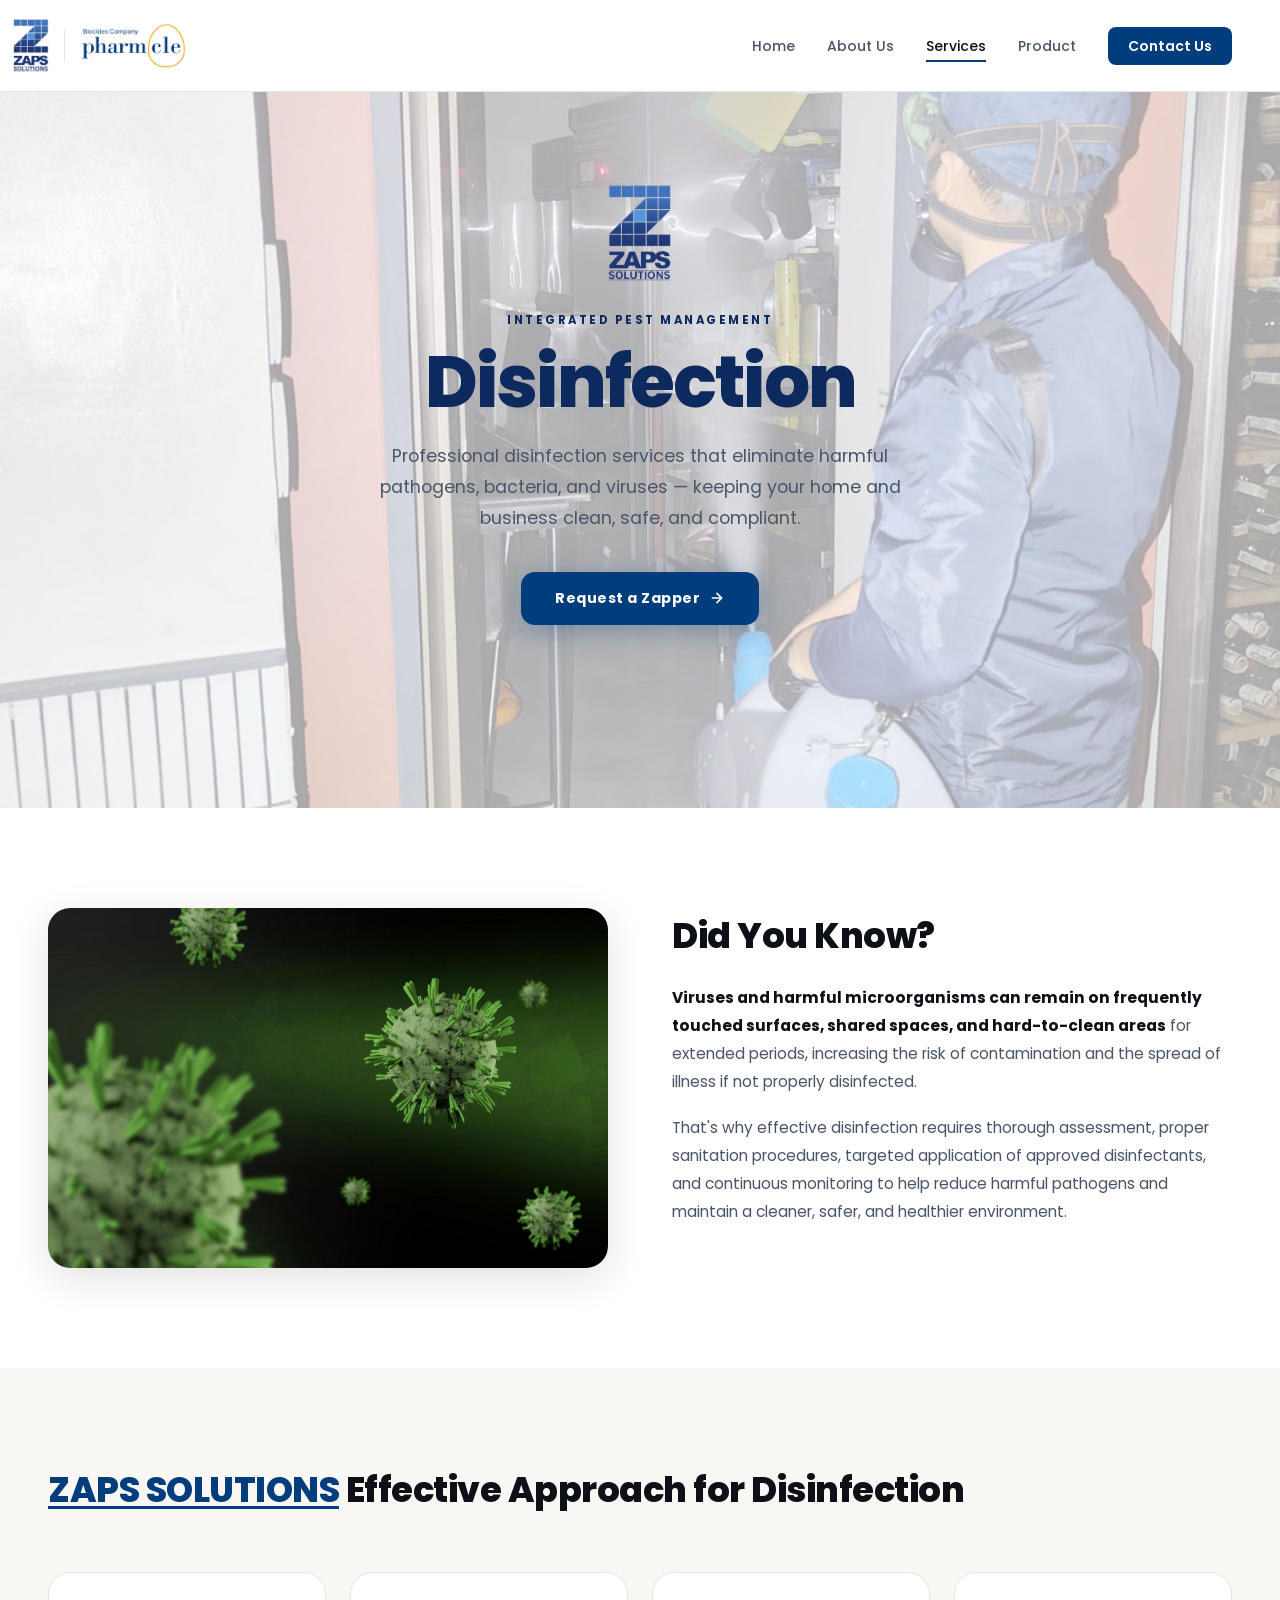
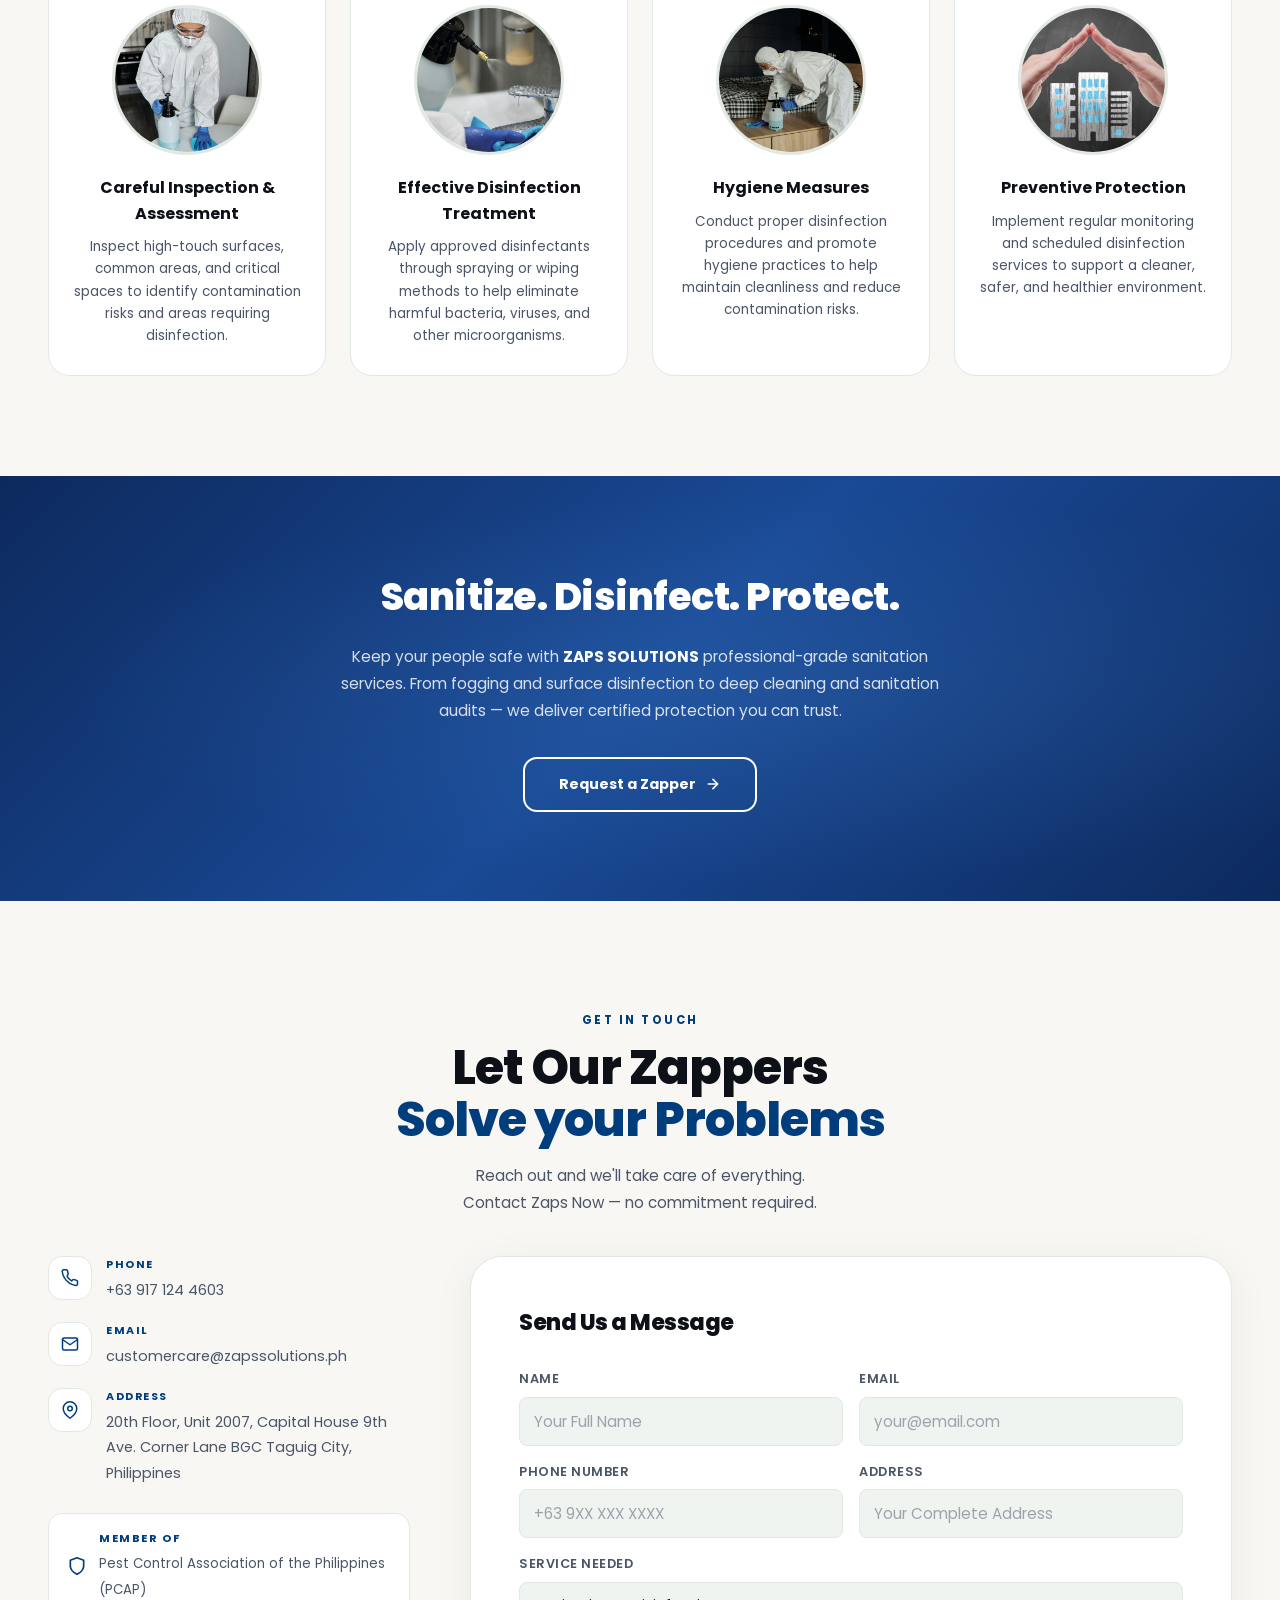
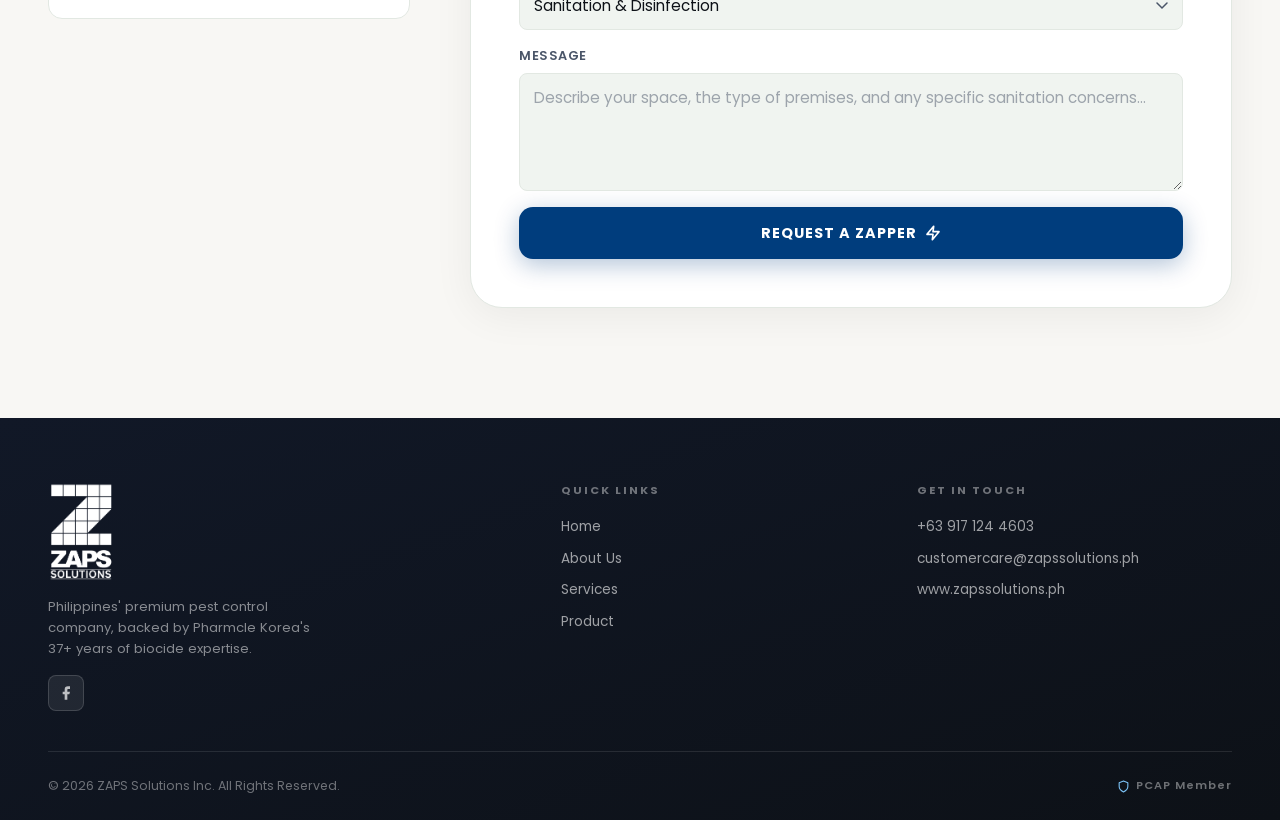
<file: disinfection.html>
<!DOCTYPE html>
<html lang="en">
<head>
<meta charset="UTF-8">
<meta name="viewport" content="width=device-width, initial-scale=1.0">
<meta name="description" content="ZAPS Solutions Disinfection — Professional disinfection fogging, surface disinfecting, and deep cleaning services for homes and businesses across the Philippines.">
<title>Disinfection – ZAPS Solutions Inc.</title>
<link rel="icon" href="images/zaps_logo.png" type="image/png">
<link rel="preconnect" href="https://fonts.googleapis.com">
<link rel="preconnect" href="https://fonts.gstatic.com" crossorigin>
<link href="https://fonts.googleapis.com/css2?family=Poppins:wght@300;400;500;600;700;800&display=swap" rel="stylesheet">
<link rel="stylesheet" href="css/nav.css">
<style>
:root{
  --white:#ffffff;--off-white:#f8f7f4;--ink:#0d1117;--ink-2:#1c2530;--ink-muted:#4a5568;
  --accent:#003D7D;--accent-2:#002d60;--accent-light:#0071BE;--blue-deep:#0f2d52;--blue-mid:#1e4a82;
  --surface:#f0f4f0;--border:#e2e8e2;--nav-h:92px;
  --r-sm:8px;--r-md:14px;--r-lg:22px;--r-xl:32px;--max-w:1220px;--ease:cubic-bezier(0.16,1,0.3,1);
}
*,*::before,*::after{box-sizing:border-box;margin:0;padding:0}
html{scroll-behavior:smooth;scroll-padding-top:calc(var(--nav-h) + 16px);-webkit-text-size-adjust:100%}
body{font-family:'Poppins',sans-serif;background:var(--off-white);color:var(--ink);overflow-x:hidden;line-height:1.6}
img{display:block;max-width:100%}
a{color:inherit;text-decoration:none}
button{font-family:inherit;cursor:pointer}
#progress-bar{position:fixed;top:0;left:0;height:3px;width:0%;background:linear-gradient(90deg,var(--accent-light),var(--accent));z-index:2000;transition:width 0.1s linear}
.hero{position:relative;min-height:calc(100vh - var(--nav-h));display:flex;align-items:center;justify-content:center;padding:clamp(40px,7vw,80px) clamp(16px,4vw,48px);text-align:center;overflow:hidden}
.hero-bg{position:absolute;inset:0;background-image:url('images/misting01.jpg');background-size:cover;background-position:center;transform:scale(1.05);transition:transform 12s ease}
.hero-bg.loaded{transform:scale(1)}
.hero-overlay{position:absolute;inset:0;background:rgba(255,255,255,0.55)}
.hero-content{position:relative;z-index:2;max-width:760px;margin:0 auto}
.hero-brand{display:flex;flex-direction:column;align-items:center;gap:10px;margin-bottom:28px}
.hero-brand img{height:100px;width:auto}
.hero-eyebrow{font-size:0.72rem;font-weight:700;letter-spacing:2.5px;text-transform:uppercase;color:#0d2a5e;margin-bottom:14px}
.hero-title{font-family:'Poppins',sans-serif;font-size:clamp(2.4rem,6vw,4.5rem);font-weight:800;line-height:1.05;letter-spacing:-2px;color:#0d2a5e;margin:12px 0 22px}
.hero-sub{font-size:clamp(0.95rem,2vw,1.1rem);color:#4a5568;line-height:1.75;margin-bottom:38px;max-width:580px;margin-left:auto;margin-right:auto}
.hero-btn{display:inline-flex;align-items:center;gap:9px;background:var(--accent);color:var(--white);padding:15px 34px;border-radius:var(--r-md);font-family:'Poppins',sans-serif;font-size:0.9rem;font-weight:700;letter-spacing:0.5px;transition:background 0.25s,transform 0.2s,box-shadow 0.25s;box-shadow:0 6px 28px rgba(0,61,125,0.35)}
.hero-btn:hover{background:var(--accent-2);transform:translateY(-2px);box-shadow:0 12px 36px rgba(0,61,125,0.45)}
.dyk-section{background:var(--white);padding:clamp(64px,8vw,100px) clamp(16px,4vw,48px)}
.dyk-inner{max-width:var(--max-w);margin:0 auto;display:grid;grid-template-columns:1fr;gap:48px;align-items:start}
@media(min-width:900px){.dyk-inner{grid-template-columns:1fr 1fr;gap:64px}}
.dyk-img-wrap{overflow:hidden;border-radius:var(--r-lg);box-shadow:0 10px 40px rgba(0,0,0,0.12);max-height:360px}
.dyk-img-wrap img{width:100%;height:360px;object-fit:cover;display:block}
.dyk-text h2{font-family:'Poppins',sans-serif;font-size:clamp(1.6rem,3.5vw,2.2rem);font-weight:800;color:var(--ink);margin-bottom:20px;letter-spacing:-0.5px}
.dyk-text p{font-size:0.97rem;color:var(--ink-muted);line-height:1.8;margin-bottom:18px}
.dyk-text p strong{font-weight:700;color:var(--ink)}
.approach-section{background:var(--off-white);padding:clamp(64px,8vw,100px) clamp(16px,4vw,48px)}
.approach-inner{max-width:var(--max-w);margin:0 auto}
.approach-heading{text-align:left;margin-bottom:clamp(40px,5vw,60px)}
.approach-heading h2{font-family:'Poppins',sans-serif;font-size:clamp(1.5rem,3.5vw,2.2rem);font-weight:800;color:var(--ink);letter-spacing:-0.5px;line-height:1.25}
.approach-heading h2 .hl{color:var(--accent);text-decoration:underline;text-underline-offset:4px}
.approach-grid{display:grid;grid-template-columns:1fr;gap:24px}
@media(min-width:540px){.approach-grid{grid-template-columns:1fr 1fr}}
@media(min-width:700px){.approach-grid{grid-template-columns:repeat(3,1fr)}}
@media(min-width:900px){.approach-grid{grid-template-columns:repeat(4,1fr)}}
.approach-card{background:var(--white);border:1px solid var(--border);border-radius:var(--r-lg);padding:32px 24px 28px;text-align:center;transition:box-shadow 0.25s,transform 0.25s}
.approach-card:hover{box-shadow:0 12px 40px rgba(0,0,0,0.10);transform:translateY(-4px)}
.approach-card-img-wrap{width:150px;height:150px;border-radius:50%;overflow:hidden;margin:0 auto 20px;border:3px solid var(--border)}
.approach-card-img-wrap img{width:100%;height:100%;object-fit:cover}
.approach-card h3{font-family:'Poppins',sans-serif;font-size:1rem;font-weight:700;color:var(--ink);margin-bottom:10px}
.approach-card p{font-size:0.84rem;color:var(--ink-muted);line-height:1.65}
.cta-band{position:relative;overflow:hidden;padding:clamp(60px,7vw,90px) clamp(16px,4vw,48px);text-align:center}
.cta-band-bg{position:absolute;inset:0;background:linear-gradient(135deg,#0d2a5e 0%,#1a4a96 50%,#0d2a5e 100%)}
.cta-band-overlay{position:absolute;inset:0;background:radial-gradient(ellipse at 60% 50%,rgba(100,180,255,0.12) 0%,transparent 65%)}
.cta-band-content{position:relative;z-index:2;max-width:640px;margin:0 auto}
.cta-band-content h2{font-family:'Poppins',sans-serif;font-size:clamp(1.6rem,3.5vw,2.4rem);font-weight:800;color:var(--white);letter-spacing:-0.5px;margin-bottom:16px}
.cta-band-content p{font-size:0.97rem;color:rgba(255,255,255,0.82);margin-bottom:32px;line-height:1.75}
.cta-band-content p strong{font-weight:700;color:var(--white)}
.btn-outline-white{display:inline-flex;align-items:center;gap:9px;background:transparent;color:var(--white);padding:14px 34px;border-radius:var(--r-md);border:2px solid var(--white);font-family:'Poppins',sans-serif;font-size:0.9rem;font-weight:700;transition:background 0.25s,color 0.25s,transform 0.2s}
.btn-outline-white:hover{background:var(--white);color:var(--accent);transform:translateY(-2px)}
#contact{background:var(--off-white);padding:clamp(72px,9vw,110px) clamp(16px,4vw,48px)}
.contact-inner{max-width:var(--max-w);margin:0 auto}
.contact-grid{display:grid;grid-template-columns:1fr;gap:clamp(32px,5vw,60px);align-items:start}
@media(min-width:900px){.contact-grid{grid-template-columns:1fr 1.3fr}}
.contact-title{font-family:'Poppins',sans-serif;font-size:clamp(28px,5vw,48px);font-weight:800;line-height:1.1;letter-spacing:-1px;color:var(--ink);margin-bottom:16px}
.contact-title .hl{color:var(--accent)}
.contact-lead{font-size:0.95rem;color:var(--ink-muted);line-height:1.75;margin-bottom:36px;max-width:440px}
.info-item{display:flex;gap:14px;align-items:flex-start;margin-bottom:20px}
.info-icon{width:44px;height:44px;flex-shrink:0;background:var(--white);border:1px solid var(--border);border-radius:var(--r-md);display:flex;align-items:center;justify-content:center;color:var(--accent)}
.info-text strong{display:block;font-size:0.68rem;letter-spacing:1.5px;text-transform:uppercase;color:var(--accent);margin-bottom:3px;font-weight:700}
.info-text span{font-size:0.9rem;color:var(--ink-muted)}
.pcap-badge{display:flex;align-items:center;gap:12px;background:var(--white);border:1px solid var(--border);border-radius:var(--r-md);padding:16px 18px;margin-top:28px}
.pcap-badge svg{color:var(--accent);flex-shrink:0}
.pcap-badge-text strong{display:block;font-size:0.7rem;letter-spacing:1.5px;text-transform:uppercase;color:var(--accent);margin-bottom:2px}
.pcap-badge-text span{font-size:0.83rem;color:var(--ink-muted)}
.contact-form{background:var(--white);border:1px solid var(--border);border-radius:var(--r-xl);padding:clamp(24px,5vw,48px);box-shadow:0 8px 40px rgba(0,0,0,0.06)}
.form-title{font-family:'Poppins',sans-serif;font-size:1.4rem;font-weight:800;color:var(--ink);margin-bottom:28px;letter-spacing:-0.5px}
.eyebrow{font-size:0.72rem;font-weight:700;letter-spacing:2.5px;text-transform:uppercase;color:var(--accent);margin-bottom:12px}
.form-row{display:grid;grid-template-columns:1fr;gap:16px;margin-bottom:16px}
@media(min-width:540px){.form-row{grid-template-columns:1fr 1fr}}
.form-group{display:flex;flex-direction:column;gap:7px;margin-bottom:16px}
.form-group label{font-size:0.8rem;font-weight:600;letter-spacing:0.5px;color:var(--ink-muted);text-transform:uppercase}
.form-group input,.form-group textarea,.form-group select{background:var(--surface);border:1px solid var(--border);border-radius:var(--r-sm);padding:12px 14px;color:var(--ink);font-family:'Poppins',sans-serif;font-size:0.95rem;outline:none;transition:border-color 0.2s,box-shadow 0.2s;min-height:48px;-webkit-appearance:none;appearance:none}
.form-group input:focus,.form-group textarea:focus,.form-group select:focus{border-color:var(--accent);box-shadow:0 0 0 3px rgba(0,61,125,0.1);background:var(--white)}
.form-group textarea{resize:vertical;min-height:110px}
.form-group select{background-image:url("data:image/svg+xml,%3Csvg xmlns='http://www.w3.org/2000/svg' width='12' height='8' viewBox='0 0 12 8'%3E%3Cpath d='M1 1l5 5 5-5' stroke='%234a5568' stroke-width='1.5' fill='none' stroke-linecap='round'/%3E%3C/svg%3E");background-repeat:no-repeat;background-position:right 14px center;padding-right:38px;background-color:var(--surface);cursor:pointer}
.form-group select option{background:var(--white);color:var(--ink)}
.form-group input::placeholder,.form-group textarea::placeholder{color:var(--ink-muted);opacity:0.5}
.submit-btn{width:100%;background:var(--accent);color:var(--white);border:none;padding:15px;border-radius:var(--r-md);font-family:'Poppins',sans-serif;font-size:0.9rem;font-weight:700;letter-spacing:1px;text-transform:uppercase;transition:background 0.25s,transform 0.2s,box-shadow 0.25s;box-shadow:0 6px 24px rgba(0,61,125,0.3);display:flex;align-items:center;justify-content:center;gap:8px;min-height:52px}
.submit-btn:hover{background:var(--accent-2);transform:translateY(-1px);box-shadow:0 10px 32px rgba(0,61,125,0.38)}
.reveal{opacity:0;transform:translateY(32px);transition:opacity 0.65s var(--ease),transform 0.65s var(--ease)}
.reveal.visible{opacity:1;transform:none}
.reveal-left{opacity:0;transform:translateX(-32px);transition:opacity 0.65s var(--ease),transform 0.65s var(--ease)}
.reveal-left.visible{opacity:1;transform:none}
.reveal-right{opacity:0;transform:translateX(32px);transition:opacity 0.65s var(--ease),transform 0.65s var(--ease)}
.reveal-right.visible{opacity:1;transform:none}
.delay-1{transition-delay:0.12s}.delay-2{transition-delay:0.22s}.delay-3{transition-delay:0.32s}.delay-4{transition-delay:0.42s}.delay-5{transition-delay:0.52s}

/* ─── FOOTER ─── */
footer {
  background: linear-gradient(160deg, #111827 0%, #0d1117 100%);
  padding: clamp(40px, 6vw, 64px) clamp(16px, 4vw, 48px) 24px;
}
.footer-inner {
  max-width: var(--max-w); margin: 0 auto;
  display: grid; grid-template-columns: 1fr;
  gap: 40px; text-align: left;
}
@media (min-width: 640px) {
  .footer-inner { grid-template-columns: 1.5fr 1fr 1fr; text-align: left; }
}
.footer-logo {
  height: 100px; width: auto; filter: brightness(0) invert(1);
  margin-bottom: 14px; display: block; margin-left: 0; margin-right: 0;
}
@media (min-width: 640px) {
  .footer-logo { margin-left: 0; margin-right: 0; }
}
.footer-tagline { font-size: 0.82rem; color: rgba(255,255,255,0.5); line-height: 1.6; max-width: 280px; margin: 0; }
@media (min-width: 640px) { .footer-tagline { margin: 0; } }
.footer-socials { display: flex; gap: 8px; margin-top: 16px; justify-content: flex-start; }
@media (min-width: 640px) { .footer-socials { justify-content: flex-start; } }
.footer-social-btn {
  display: flex; align-items: center; justify-content: center;
  width: 36px; height: 36px; border-radius: 8px;
  background: rgba(255,255,255,0.08); border: 1px solid rgba(255,255,255,0.15);
  color: rgba(255,255,255,0.7); transition: background 0.2s, color 0.2s;
}
.footer-social-btn:hover { background: rgba(255,255,255,0.16); color: #fff; }
.footer-col-title {
  font-size: 0.7rem; font-weight: 700; letter-spacing: 2px;
  text-transform: uppercase; color: rgba(255,255,255,0.4);
  margin-bottom: 16px;
}
.footer-links { display: flex; flex-direction: column; gap: 10px; align-items: flex-start; }
@media (min-width: 640px) { .footer-links { align-items: flex-start; } }
.footer-links a { font-size: 0.85rem; color: rgba(255,255,255,0.6); transition: color 0.2s; }
.footer-links a:hover { color: var(--white); }
.footer-bottom {
  max-width: var(--max-w); margin: 40px auto 0;
  padding-top: 24px; border-top: 1px solid rgba(255,255,255,0.10);
  display: flex; flex-wrap: wrap; gap: 12px;
  align-items: center; justify-content: space-between;
}
.footer-copy { font-size: 0.78rem; color: rgba(255,255,255,0.4); }
.footer-pcap {
  display: flex; align-items: center; gap: 6px;
  font-size: 0.7rem; color: rgba(255,255,255,0.4); font-weight: 600; letter-spacing: 1px;
}
.footer-pcap svg { color: #7dc4f8; }
</style>
</head>
<body>
<div id="progress-bar"></div>
<div id="nav-placeholder"></div>

<section id="hero" class="hero" aria-label="Disinfection">
  <div class="hero-bg" id="hero-bg" aria-hidden="true"></div>
  <div class="hero-overlay" aria-hidden="true"></div>
  <div class="hero-content">
    <div class="hero-brand"><img src="images/zaps_logo.png" alt="ZAPS Solutions Inc." loading="eager"></div>
    <div class="hero-eyebrow">Integrated Pest Management</div>
    <h1 class="hero-title">Disinfection</h1>
    <p class="hero-sub">Professional disinfection services that eliminate harmful pathogens, bacteria, and viruses — keeping your home and business clean, safe, and compliant.</p>
    <a href="#contact" class="hero-btn">Request a Zapper <svg width="16" height="16" viewBox="0 0 24 24" fill="none" stroke="currentColor" stroke-width="2.5" stroke-linecap="round" stroke-linejoin="round" aria-hidden="true"><path d="M5 12h14M12 5l7 7-7 7"/></svg></a>
  </div>
</section>

<section class="dyk-section" aria-label="Did You Know">
  <div class="dyk-inner">
    <div class="dyk-img-wrap reveal-left"><img src="images/germs.jpg" alt="Professional disinfection fogging" loading="lazy"></div>
    <div class="dyk-text reveal-right">
      <h2>Did You Know?</h2>
      <p><strong>Viruses and harmful microorganisms can remain on frequently touched surfaces, shared spaces, and hard-to-clean areas</strong> for extended periods, increasing the risk of contamination and the spread of illness if not properly disinfected.</p>
      <p>That's why effective disinfection requires thorough assessment, proper sanitation procedures, targeted application of approved disinfectants, and continuous monitoring to help reduce harmful pathogens and maintain a cleaner, safer, and healthier environment.</p>
    </div>
  </div>
</section>

<section class="approach-section" aria-label="Our Approach">
  <div class="approach-inner">
    <div class="approach-heading reveal"><h2><span class="hl">ZAPS SOLUTIONS</span> Effective Approach for Disinfection</h2></div>
    <div class="approach-grid">
      <div class="approach-card reveal delay-1">
        <div class="approach-card-img-wrap"><img src="images/Disinfection1.jpg" alt="Careful Inspection and Assessment" loading="lazy"></div>
        <h3>Careful Inspection &amp; Assessment</h3>
        <p>Inspect high-touch surfaces, common areas, and critical spaces to identify contamination risks and areas requiring disinfection.</p>
      </div>
      <div class="approach-card reveal delay-2">
        <div class="approach-card-img-wrap"><img src="images/Disinfection2.jpg" alt="Effective Disinfection Treatment" loading="lazy"></div>
        <h3>Effective Disinfection Treatment</h3>
        <p>Apply approved disinfectants through spraying or wiping methods to help eliminate harmful bacteria, viruses, and other microorganisms.</p>
      </div>
      <div class="approach-card reveal delay-3">
        <div class="approach-card-img-wrap"><img src="images/Disinfection3.jpg" alt="Hygiene Measures" loading="lazy"></div>
        <h3>Hygiene Measures</h3>
        <p>Conduct proper disinfection procedures and promote hygiene practices to help maintain cleanliness and reduce contamination risks.</p>
      </div>
      <div class="approach-card reveal delay-4">
        <div class="approach-card-img-wrap"><img src="images/longterm.jpg" alt="Preventive Protection" loading="lazy"></div>
        <h3>Preventive Protection</h3>
        <p>Implement regular monitoring and scheduled disinfection services to support a cleaner, safer, and healthier environment.</p>
      </div>
    </div>
  </div>
</section>

<div class="cta-band" aria-label="Call to action">
  <div class="cta-band-bg" aria-hidden="true"></div>
  <div class="cta-band-overlay" aria-hidden="true"></div>
  <div class="cta-band-content reveal">
    <h2>Sanitize. Disinfect. Protect.</h2>
    <p>Keep your people safe with <strong>ZAPS SOLUTIONS</strong> professional-grade sanitation services. From fogging and surface disinfection to deep cleaning and sanitation audits — we deliver certified protection you can trust.</p>
    <a href="#contact" class="btn-outline-white">Request a Zapper <svg width="16" height="16" viewBox="0 0 24 24" fill="none" stroke="currentColor" stroke-width="2.5" stroke-linecap="round" stroke-linejoin="round" aria-hidden="true"><path d="M5 12h14M12 5l7 7-7 7"/></svg></a>
  </div>
</div>

<section id="contact" aria-label="Contact Us">
  <div class="contact-inner">
    <div class="contact-header reveal" style="text-align:center;margin-bottom:40px;">
      <div class="eyebrow" style="justify-content:center;">Get In Touch</div>
      <h2 class="contact-title">Let Our Zappers<br><span class="hl">Solve your Problems</span></h2>
      <p class="contact-lead" style="max-width:none;margin:0 auto 0;">Reach out and we'll take care of everything.<br>Contact Zaps Now — no commitment required.</p>
    </div>
    <div class="contact-grid">
      <div class="reveal">
        <div class="info-item">
          <div class="info-icon">
            <svg width="18" height="18" viewBox="0 0 24 24" fill="none" stroke="currentColor" stroke-width="2" stroke-linecap="round" stroke-linejoin="round" aria-hidden="true"><path d="M22 16.92v3a2 2 0 0 1-2.18 2 19.79 19.79 0 0 1-8.63-3.07A19.5 19.5 0 0 1 4.69 12a19.79 19.79 0 0 1-3.07-8.67A2 2 0 0 1 3.77 1h3a2 2 0 0 1 2 1.72 12.84 12.84 0 0 0 .7 2.81 2 2 0 0 1-.45 2.11L8.09 9.91a16 16 0 0 0 6 6l1.27-1.27a2 2 0 0 1 2.11-.45 12.84 12.84 0 0 0 2.81.7A2 2 0 0 1 22 16.92z"/></svg>
          </div>
          <div class="info-text"><strong>Phone</strong><span>+63 917 124 4603</span></div>
        </div>
        <div class="info-item">
          <div class="info-icon">
            <svg width="18" height="18" viewBox="0 0 24 24" fill="none" stroke="currentColor" stroke-width="2" stroke-linecap="round" stroke-linejoin="round" aria-hidden="true"><path d="M4 4h16c1.1 0 2 .9 2 2v12c0 1.1-.9 2-2 2H4c-1.1 0-2-.9-2-2V6c0-1.1.9-2 2-2z"/><polyline points="22,6 12,13 2,6"/></svg>
          </div>
          <div class="info-text"><strong>Email</strong><span>customercare@zapssolutions.ph</span></div>
        </div>
        <div class="info-item">
          <div class="info-icon">
            <svg width="18" height="18" viewBox="0 0 24 24" fill="none" stroke="currentColor" stroke-width="2" stroke-linecap="round" stroke-linejoin="round" aria-hidden="true"><path d="M21 10c0 7-9 13-9 13s-9-6-9-13a9 9 0 0 1 18 0z"/><circle cx="12" cy="10" r="3"/></svg>
          </div>
          <div class="info-text"><strong>Address</strong><span>20th Floor, Unit 2007, Capital House 9th Ave. Corner Lane BGC Taguig City, Philippines</span></div>
        </div>
        <div class="pcap-badge">
          <svg width="20" height="20" viewBox="0 0 24 24" fill="none" stroke="currentColor" stroke-width="2" stroke-linecap="round" stroke-linejoin="round" aria-hidden="true"><path d="M12 22s8-4 8-10V5l-8-3-8 3v7c0 6 8 10 8 10z"/></svg>
          <div class="pcap-badge-text">
            <strong>Member Of</strong>
            <span>Pest Control Association of the Philippines (PCAP)</span>
          </div>
        </div>
      </div>
      <div class="contact-form reveal delay-1">
        <h3 class="form-title">Send Us a Message</h3>
        <form id="contact-form" action="https://formsubmit.co/customercare@zapssolutions.ph" method="POST" novalidate>
          <input type="hidden" name="_captcha" value="false">
          <input type="hidden" name="_subject" value="Sanitation &amp; Disinfection Inquiry — ZAPS Solutions">
          <input type="hidden" name="_template" value="table">
          <input type="hidden" name="_next" value="https://shinano21.github.io/Web_Zaps/thankyou.html">
          <input type="text" name="_honey" style="display:none" tabindex="-1" autocomplete="off">
          <div class="form-row">
            <div class="form-group" style="margin-bottom:0"><label for="f-name">Name</label><input id="f-name" name="Full Name" type="text" placeholder="Your Full Name" autocomplete="name" required></div>
            <div class="form-group" style="margin-bottom:0"><label for="f-email">Email</label><input id="f-email" name="Email" type="email" placeholder="your@email.com" autocomplete="email" required></div>
          </div>
          <div class="form-row">
            <div class="form-group" style="margin-bottom:0"><label for="f-phone">Phone Number</label><input id="f-phone" name="Phone Number" type="tel" placeholder="+63 9XX XXX XXXX" autocomplete="tel" required></div>
            <div class="form-group" style="margin-bottom:0"><label for="f-address">Address</label><input id="f-address" name="Address" type="text" placeholder="Your Complete Address" autocomplete="street-address" required></div>
          </div>
          <div class="form-group">
            <label for="f-service">Service Needed</label>
            <select id="f-service" name="Service Needed" required>
              <option value="Sanitation &amp; Disinfection" selected>Sanitation &amp; Disinfection</option>
              <option>Disinfection Fogging</option>
              <option>Surface Disinfection</option>
              <option>Deep Cleaning</option>
              <option>Misting Treatment</option>
              <option>Sanitation Assessment</option>
              <option>Other</option>
            </select>
          </div>
          <div class="form-group"><label for="f-message">Message</label><textarea id="f-message" name="Message" placeholder="Describe your space, the type of premises, and any specific sanitation concerns…" rows="4"></textarea></div>
          <button class="submit-btn" type="submit">Request a Zapper <svg width="16" height="16" viewBox="0 0 24 24" fill="none" stroke="currentColor" stroke-width="2.5" stroke-linecap="round" stroke-linejoin="round" aria-hidden="true"><polygon points="13 2 3 14 12 14 11 22 21 10 12 10 13 2"/></svg></button>
        </form>
      </div>
    </div>
  </div>
</section>

<div id="site-footer"></div>

<script>
(function(){
'use strict';
document.addEventListener('DOMContentLoaded',function(){fetch('footer.html').then(function(r){return r.text()}).then(function(html){var el=document.getElementById('site-footer');if(el)el.innerHTML=html}).catch(function(){})});
const bar=document.getElementById('progress-bar');
function updateProgress(){const s=window.scrollY,d=document.documentElement.scrollHeight-window.innerHeight;bar.style.width=(d>0?(s/d)*100:0)+'%'}
window.addEventListener('scroll',updateProgress,{passive:true});
function setupNav(){
const nav=document.getElementById('main-nav'),menuBtn=document.getElementById('menu-btn'),sidebar=document.getElementById('nav-sidebar'),overlay=document.getElementById('nav-overlay'),closeBtn=document.getElementById('sidebar-close');
window.addEventListener('scroll',function(){if(nav)nav.classList.toggle('scrolled',window.scrollY>40)},{passive:true});
if(menuBtn&&sidebar&&overlay){
  function openSidebar(){sidebar.classList.add('open');overlay.classList.add('open');menuBtn.setAttribute('aria-expanded','true');document.body.style.overflow='hidden';if(closeBtn)closeBtn.focus()}
  function closeSidebar(){sidebar.classList.remove('open');overlay.classList.remove('open');menuBtn.setAttribute('aria-expanded','false');document.body.style.overflow='';menuBtn.focus()}
  menuBtn.addEventListener('click',openSidebar);overlay.addEventListener('click',closeSidebar);
  if(closeBtn)closeBtn.addEventListener('click',closeSidebar);
  sidebar.querySelectorAll('a').forEach(function(a){a.addEventListener('click',closeSidebar)});
  document.addEventListener('keydown',function(e){if(e.key==='Escape'&&sidebar.classList.contains('open'))closeSidebar()});
}
}
function loadNav(){
  fetch('nav.html')
    .then(function(r){return r.text()})
    .then(function(html){
      var el=document.getElementById('nav-placeholder');
      if(el){
        el.outerHTML=html;
        setupNav();
        document.querySelectorAll('[data-nav="services"]').forEach(function(a){a.classList.add('active')});
      }
    })
    .catch(function(){});
}
loadNav();
const heroBg=document.getElementById('hero-bg');
if(heroBg){const img=new Image();img.src='images/misting01.jpg';img.onload=function(){heroBg.classList.add('loaded')}}
const allReveal=document.querySelectorAll('.reveal,.reveal-left,.reveal-right');
if('IntersectionObserver' in window){const obs=new IntersectionObserver(function(entries){entries.forEach(function(e){if(e.isIntersecting){e.target.classList.add('visible');obs.unobserve(e.target)}})},{threshold:0.1,rootMargin:'0px 0px -50px 0px'});allReveal.forEach(function(el){obs.observe(el)})}else{allReveal.forEach(function(el){el.classList.add('visible')})}
})();
</script>
<script>
if ("serviceWorker" in navigator) {
  navigator.serviceWorker.register("./sw.js").then(function(reg) {
    if (!sessionStorage.getItem("sw-session")) {
      sessionStorage.setItem("sw-session", "1");
      var ctrl = navigator.serviceWorker.controller;
      if (ctrl) ctrl.postMessage("clear");
    }
  });
}
</script>
</body>
</html>
</file>
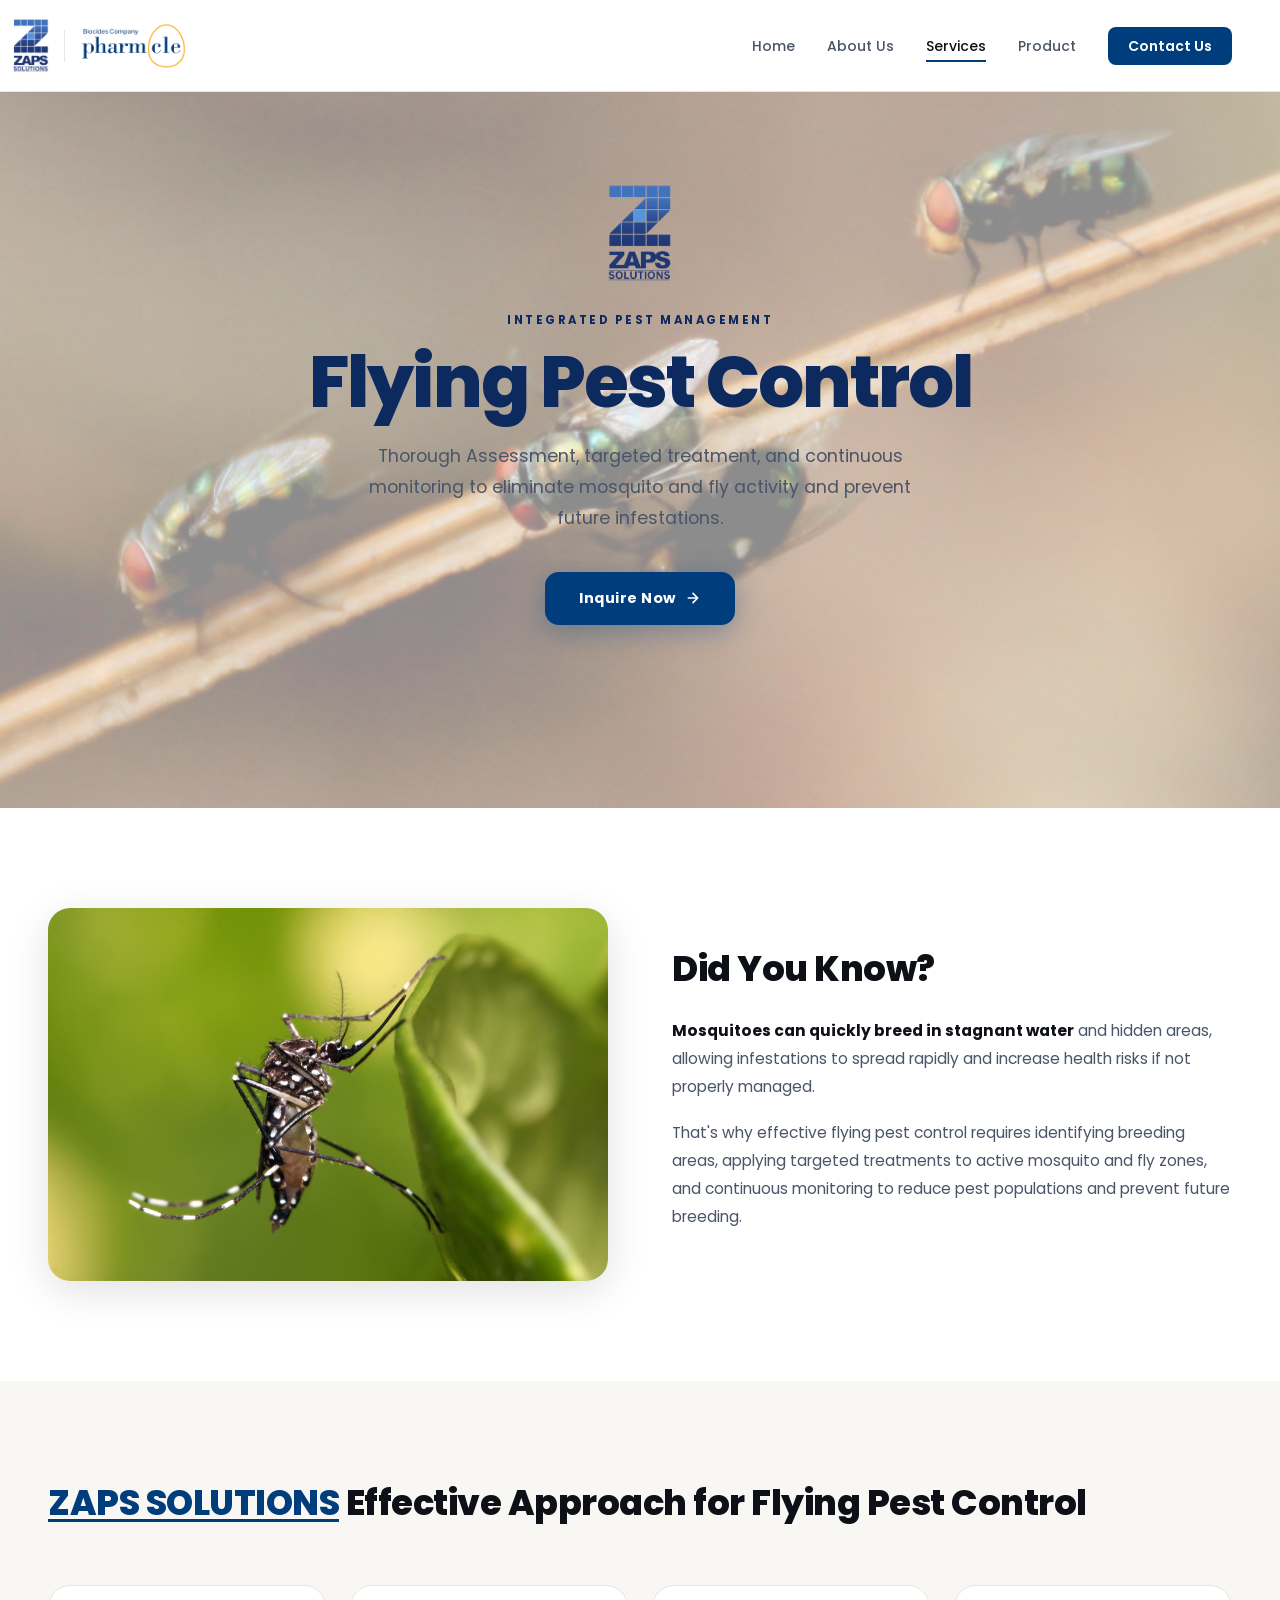
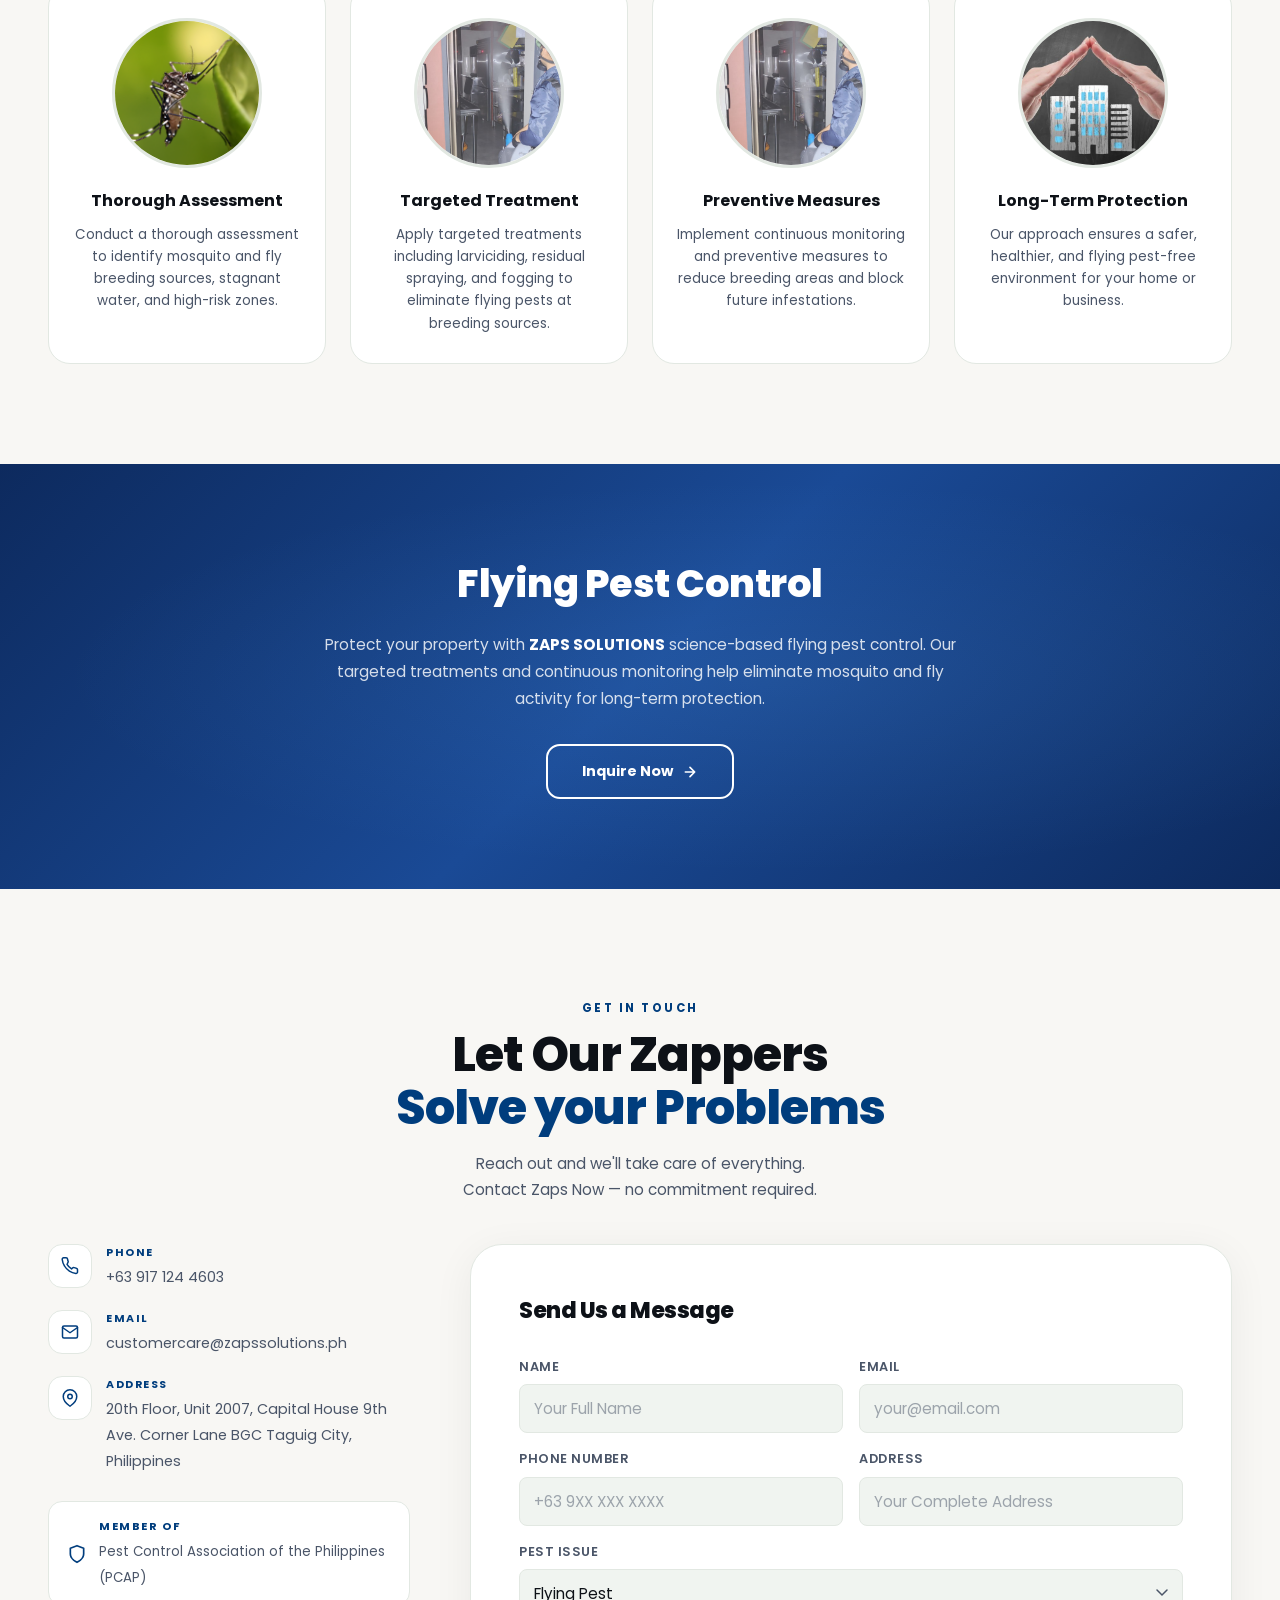
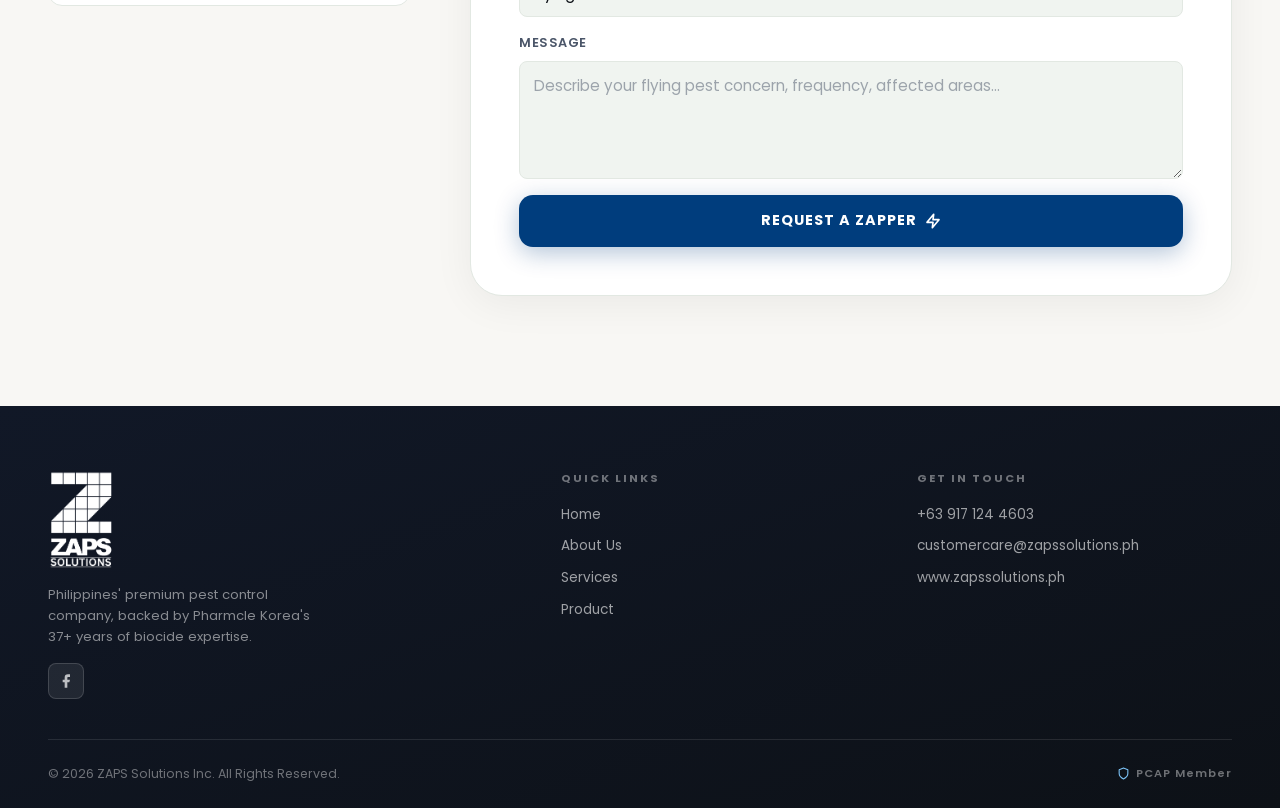
<file: flying-pest.html>
<!DOCTYPE html>
<html lang="en">
<head>
<meta charset="UTF-8">
<meta name="viewport" content="width=device-width, initial-scale=1.0">
<meta name="description" content="ZAPS Solutions Flying Pest Control — Thorough Assessment, targeted treatment, and continuous monitoring to eliminate mosquito and fly activity and prevent future infestations.">
<title>Flying Pest Control – ZAPS Solutions Inc.</title>
    <link rel="icon" href="images/zaps_logo.png" type="image/png">
<link rel="preconnect" href="https://fonts.googleapis.com">
<link rel="preconnect" href="https://fonts.gstatic.com" crossorigin>
<link href="https://fonts.googleapis.com/css2?family=Poppins:wght@300;400;500;600;700;800&display=swap" rel="stylesheet">
<link rel="stylesheet" href="css/nav.css">
<style>
/* ─── VARIABLES ─── */
:root {
  --white:      #ffffff;
  --off-white:  #f8f7f4;
  --ink:        #0d1117;
  --ink-2:      #1c2530;
  --ink-muted:  #4a5568;
  --accent:     #003D7D;
  --accent-2:   #002d60;
  --accent-light:#0071BE;
  --blue-deep:  #0f2d52;
  --blue-mid:   #1e4a82;
  --surface:    #f0f4f0;
  --border:     #e2e8e2;
  --nav-h: 92px;
  --r-sm: 8px; --r-md: 14px; --r-lg: 22px; --r-xl: 32px;
  --max-w: 1220px;
  --ease: cubic-bezier(0.16,1,0.3,1);
}
*,*::before,*::after{box-sizing:border-box;margin:0;padding:0}
html{scroll-behavior:smooth;scroll-padding-top:calc(var(--nav-h) + 16px);-webkit-text-size-adjust:100%}
body{font-family:'Poppins',sans-serif;background:var(--off-white);color:var(--ink);overflow-x:hidden;line-height:1.6}
img{display:block;max-width:100%}
a{color:inherit;text-decoration:none}
button{font-family:inherit;cursor:pointer}
/* ─── SCROLL PROGRESS BAR ─── */
#progress-bar{
  position:fixed;top:0;left:0;height:3px;width:0%;
  background:linear-gradient(90deg,var(--accent-light),var(--accent));
  z-index:2000;transition:width 0.1s linear;
}
/* ─── HERO (light style) ─── */
.hero{
  position:relative;min-height:calc(100vh - var(--nav-h));
  display:flex;align-items:center;justify-content:center;
  padding:clamp(40px,7vw,80px) clamp(16px,4vw,48px);
  text-align:center;overflow:hidden;
}
.hero-bg{
  position:absolute;inset:0;
  background-image:url('images/fly02.jpg');
  background-size:cover;background-position:center;
  transform:scale(1.05);transition:transform 12s ease;
}
.hero-bg.loaded{transform:scale(1)}
.hero-overlay{
  position:absolute;inset:0;
  background:rgba(255,255,255,0.55);
}
.hero-content{position:relative;z-index:2;max-width:760px;margin:0 auto}
.hero-brand{display:flex;flex-direction:column;align-items:center;gap:10px;margin-bottom:28px}
.hero-brand img{height:100px;width:auto}
.hero-eyebrow{
  font-size:0.72rem;font-weight:700;letter-spacing:2.5px;
  text-transform:uppercase;color:#0d2a5e;margin-bottom:14px;
}
.hero-title{
  font-family:'Poppins',sans-serif;
  font-size:clamp(2.4rem,6vw,4.5rem);
  font-weight:800;line-height:1.05;letter-spacing:-2px;
  color:#0d2a5e;margin:12px 0 22px;
}
.hero-sub{
  font-size:clamp(0.95rem,2vw,1.1rem);color:#4a5568;
  line-height:1.75;margin-bottom:38px;max-width:580px;margin-left:auto;margin-right:auto;
}
.hero-btn{
  display:inline-flex;align-items:center;gap:9px;
  background:var(--accent);color:var(--white);
  padding:15px 34px;border-radius:var(--r-md);
  font-family:'Poppins',sans-serif;font-size:0.9rem;font-weight:700;letter-spacing:0.5px;
  transition:background 0.25s,transform 0.2s,box-shadow 0.25s;
  box-shadow:0 6px 28px rgba(0,61,125,0.35);
}
.hero-btn:hover{background:var(--accent-2);transform:translateY(-2px);box-shadow:0 12px 36px rgba(0,61,125,0.45)}
/* ─── DID YOU KNOW ─── */
.dyk-section{
  background:var(--white);
  padding:clamp(64px,8vw,100px) clamp(16px,4vw,48px);
}
.dyk-inner{
  max-width:var(--max-w);margin:0 auto;
  display:grid;grid-template-columns:1fr;gap:48px;align-items:center;
}
@media(min-width:900px){.dyk-inner{grid-template-columns:1fr 1fr;gap:64px}}
.dyk-img-wrap img{
  width:100%;height:100%;object-fit:cover;
  border-radius:var(--r-lg);
  box-shadow:0 10px 40px rgba(0,0,0,0.12);
  min-height:320px;
}
.dyk-text h2{
  font-family:'Poppins',sans-serif;
  font-size:clamp(1.6rem,3.5vw,2.2rem);
  font-weight:800;color:var(--ink);margin-bottom:20px;letter-spacing:-0.5px;
}
.dyk-text p{
  font-size:0.97rem;color:var(--ink-muted);line-height:1.8;margin-bottom:18px;
}
.dyk-text p strong{font-weight:700;color:var(--ink)}
/* ─── APPROACH SECTION ─── */
.approach-section{
  background:var(--off-white);
  padding:clamp(64px,8vw,100px) clamp(16px,4vw,48px);
}
.approach-inner{max-width:var(--max-w);margin:0 auto}
.approach-heading{
  text-align:left;margin-bottom:clamp(40px,5vw,60px);
}
.approach-heading h2{
  font-family:'Poppins',sans-serif;
  font-size:clamp(1.5rem,3.5vw,2.2rem);
  font-weight:800;color:var(--ink);letter-spacing:-0.5px;line-height:1.25;
}
.approach-heading h2 .hl{
  color:var(--accent);text-decoration:underline;text-underline-offset:4px;
}
.approach-grid{
  display:grid;grid-template-columns:1fr;gap:24px;
}
@media(min-width:540px){.approach-grid{grid-template-columns:1fr 1fr}}
@media(min-width:700px){.approach-grid{grid-template-columns:repeat(3,1fr)}}
@media(min-width:900px){.approach-grid{grid-template-columns:repeat(4,1fr)}}
.approach-card{
  background:var(--white);border:1px solid var(--border);
  border-radius:var(--r-lg);padding:32px 24px 28px;
  text-align:center;
  transition:box-shadow 0.25s,transform 0.25s;
}
.approach-card:hover{box-shadow:0 12px 40px rgba(0,0,0,0.10);transform:translateY(-4px)}
.approach-card-img-wrap{
  width:150px;height:150px;border-radius:50%;
  overflow:hidden;margin:0 auto 20px;
  border:3px solid var(--border);
}
.approach-card-img-wrap img{
  width:100%;height:100%;object-fit:cover;
}
.approach-card h3{
  font-family:'Poppins',sans-serif;
  font-size:1rem;font-weight:700;color:var(--ink);margin-bottom:10px;
}
.approach-card p{
  font-size:0.84rem;color:var(--ink-muted);line-height:1.65;
}
/* ─── CTA BAND ─── */
.cta-band{
  position:relative;overflow:hidden;
  padding:clamp(60px,7vw,90px) clamp(16px,4vw,48px);
  text-align:center;
}
.cta-band-bg{
  position:absolute;inset:0;
  background:linear-gradient(135deg,#0d2a5e 0%,#1a4a96 50%,#0d2a5e 100%);
}
.cta-band-overlay{
  position:absolute;inset:0;
  background:radial-gradient(ellipse at 60% 50%,rgba(100,180,255,0.12) 0%,transparent 65%);
}
.cta-band-content{position:relative;z-index:2;max-width:640px;margin:0 auto}
.cta-band-content h2{
  font-family:'Poppins',sans-serif;
  font-size:clamp(1.6rem,3.5vw,2.4rem);font-weight:800;
  color:var(--white);letter-spacing:-0.5px;margin-bottom:16px;
}
.cta-band-content p{
  font-size:0.97rem;color:rgba(255,255,255,0.82);margin-bottom:32px;line-height:1.75;
}
.cta-band-content p strong{font-weight:700;color:var(--white)}
.btn-outline-white{
  display:inline-flex;align-items:center;gap:9px;
  background:transparent;color:var(--white);
  padding:14px 34px;border-radius:var(--r-md);
  border:2px solid var(--white);
  font-family:'Poppins',sans-serif;font-size:0.9rem;font-weight:700;
  transition:background 0.25s,color 0.25s,transform 0.2s;
}
.btn-outline-white:hover{background:var(--white);color:var(--accent);transform:translateY(-2px)}
/* ─── CONTACT ─── */
#contact{background:var(--off-white);padding:clamp(72px,9vw,110px) clamp(16px,4vw,48px)}
.contact-inner{max-width:var(--max-w);margin:0 auto}
.contact-grid{display:grid;grid-template-columns:1fr;gap:clamp(32px,5vw,60px);align-items:start}
@media(min-width:900px){.contact-grid{grid-template-columns:1fr 1.3fr}}
.contact-title{
  font-family:'Poppins',sans-serif;font-size:clamp(28px,5vw,48px);
  font-weight:800;line-height:1.1;letter-spacing:-1px;color:var(--ink);margin-bottom:16px;
}
.contact-title .hl{color:var(--accent)}
.contact-lead{font-size:0.95rem;color:var(--ink-muted);line-height:1.75;margin-bottom:36px;max-width:440px}
.info-item{display:flex;gap:14px;align-items:flex-start;margin-bottom:20px}
.info-icon{
  width:44px;height:44px;flex-shrink:0;
  background:var(--white);border:1px solid var(--border);border-radius:var(--r-md);
  display:flex;align-items:center;justify-content:center;color:var(--accent);
}
.info-text strong{display:block;font-size:0.68rem;letter-spacing:1.5px;text-transform:uppercase;color:var(--accent);margin-bottom:3px;font-weight:700}
.info-text span{font-size:0.9rem;color:var(--ink-muted)}
.pcap-badge{
  display:flex;align-items:center;gap:12px;
  background:var(--white);border:1px solid var(--border);
  border-radius:var(--r-md);padding:16px 18px;margin-top:28px;
}
.pcap-badge svg{color:var(--accent);flex-shrink:0}
.pcap-badge-text strong{display:block;font-size:0.7rem;letter-spacing:1.5px;text-transform:uppercase;color:var(--accent);margin-bottom:2px}
.pcap-badge-text span{font-size:0.83rem;color:var(--ink-muted)}
.contact-form{
  background:var(--white);border:1px solid var(--border);
  border-radius:var(--r-xl);padding:clamp(24px,5vw,48px);
  box-shadow:0 8px 40px rgba(0,0,0,0.06);
}
.form-title{font-family:'Poppins',sans-serif;font-size:1.4rem;font-weight:800;color:var(--ink);margin-bottom:28px;letter-spacing:-0.5px}
.eyebrow{font-size:0.72rem;font-weight:700;letter-spacing:2.5px;text-transform:uppercase;color:var(--accent);margin-bottom:12px}
.form-row{display:grid;grid-template-columns:1fr;gap:16px;margin-bottom:16px}
@media(min-width:540px){.form-row{grid-template-columns:1fr 1fr}}
.form-group{display:flex;flex-direction:column;gap:7px;margin-bottom:16px}
.form-group label{font-size:0.8rem;font-weight:600;letter-spacing:0.5px;color:var(--ink-muted);text-transform:uppercase}
.form-group input,.form-group textarea,.form-group select{
  background:var(--surface);border:1px solid var(--border);
  border-radius:var(--r-sm);padding:12px 14px;color:var(--ink);
  font-family:'Poppins',sans-serif;font-size:0.95rem;outline:none;
  transition:border-color 0.2s,box-shadow 0.2s;min-height:48px;-webkit-appearance:none;appearance:none;
}
.form-group input:focus,.form-group textarea:focus,.form-group select:focus{
  border-color:var(--accent);box-shadow:0 0 0 3px rgba(0,61,125,0.1);background:var(--white);
}
.form-group textarea{resize:vertical;min-height:110px}
.form-group select{
  background-image:url("data:image/svg+xml,%3Csvg xmlns='http://www.w3.org/2000/svg' width='12' height='8' viewBox='0 0 12 8'%3E%3Cpath d='M1 1l5 5 5-5' stroke='%234a5568' stroke-width='1.5' fill='none' stroke-linecap='round'/%3E%3C/svg%3E");
  background-repeat:no-repeat;background-position:right 14px center;
  padding-right:38px;background-color:var(--surface);cursor:pointer;
}
.form-group select option{background:var(--white);color:var(--ink)}
.form-group input::placeholder,.form-group textarea::placeholder{color:var(--ink-muted);opacity:0.5}
.submit-btn{
  width:100%;background:var(--accent);color:var(--white);border:none;
  padding:15px;border-radius:var(--r-md);font-family:'Poppins',sans-serif;
  font-size:0.9rem;font-weight:700;letter-spacing:1px;text-transform:uppercase;
  transition:background 0.25s,transform 0.2s,box-shadow 0.25s;
  box-shadow:0 6px 24px rgba(0,61,125,0.3);
  display:flex;align-items:center;justify-content:center;gap:8px;min-height:52px;
}
.submit-btn:hover{background:var(--accent-2);transform:translateY(-1px);box-shadow:0 10px 32px rgba(0,61,125,0.38)}
/* ─── REVEAL ─── */
.reveal{opacity:0;transform:translateY(32px);transition:opacity 0.65s var(--ease),transform 0.65s var(--ease)}
.reveal.visible{opacity:1;transform:none}
.reveal-left{opacity:0;transform:translateX(-32px);transition:opacity 0.65s var(--ease),transform 0.65s var(--ease)}
.reveal-left.visible{opacity:1;transform:none}
.reveal-right{opacity:0;transform:translateX(32px);transition:opacity 0.65s var(--ease),transform 0.65s var(--ease)}
.reveal-right.visible{opacity:1;transform:none}
.delay-1{transition-delay:0.12s}
.delay-2{transition-delay:0.22s}
.delay-3{transition-delay:0.32s}
.delay-4{transition-delay:0.42s}
/* ─── FOOTER ─── */
footer {
  background: linear-gradient(160deg, #111827 0%, #0d1117 100%);
  padding: clamp(40px, 6vw, 64px) clamp(16px, 4vw, 48px) 24px;
}
.footer-inner {
  max-width: var(--max-w); margin: 0 auto;
  display: grid; grid-template-columns: 1fr;
  gap: 40px; text-align: left;
}
@media (min-width: 640px) {
  .footer-inner { grid-template-columns: 1.5fr 1fr 1fr; text-align: left; }
}
.footer-logo {
  height: 100px; width: auto; filter: brightness(0) invert(1);
  margin-bottom: 14px; display: block; margin-left: 0; margin-right: 0;
}
@media (min-width: 640px) {
  .footer-logo { margin-left: 0; margin-right: 0; }
}
.footer-tagline { font-size: 0.82rem; color: rgba(255,255,255,0.5); line-height: 1.6; max-width: 280px; margin: 0; }
@media (min-width: 640px) { .footer-tagline { margin: 0; } }
.footer-socials { display: flex; gap: 8px; margin-top: 16px; justify-content: flex-start; }
@media (min-width: 640px) { .footer-socials { justify-content: flex-start; } }
.footer-social-btn {
  display: flex; align-items: center; justify-content: center;
  width: 36px; height: 36px; border-radius: 8px;
  background: rgba(255,255,255,0.08); border: 1px solid rgba(255,255,255,0.15);
  color: rgba(255,255,255,0.7); transition: background 0.2s, color 0.2s;
}
.footer-social-btn:hover { background: rgba(255,255,255,0.16); color: #fff; }
.footer-col-title {
  font-size: 0.7rem; font-weight: 700; letter-spacing: 2px;
  text-transform: uppercase; color: rgba(255,255,255,0.4);
  margin-bottom: 16px;
}
.footer-links { display: flex; flex-direction: column; gap: 10px; align-items: flex-start; }
@media (min-width: 640px) { .footer-links { align-items: flex-start; } }
.footer-links a { font-size: 0.85rem; color: rgba(255,255,255,0.6); transition: color 0.2s; }
.footer-links a:hover { color: var(--white); }
.footer-bottom {
  max-width: var(--max-w); margin: 40px auto 0;
  padding-top: 24px; border-top: 1px solid rgba(255,255,255,0.10);
  display: flex; flex-wrap: wrap; gap: 12px;
  align-items: center; justify-content: space-between;
}
.footer-copy { font-size: 0.78rem; color: rgba(255,255,255,0.4); }
.footer-pcap {
  display: flex; align-items: center; gap: 6px;
  font-size: 0.7rem; color: rgba(255,255,255,0.4); font-weight: 600; letter-spacing: 1px;
}
.footer-pcap svg { color: #7dc4f8; }
</style>
</head>
<body>
<!-- PROGRESS BAR -->
<div id="progress-bar"></div>
<!-- NAV -->
<div id="nav-placeholder"></div>
<!-- ═══ HERO ═══ -->
<section id="hero" class="hero" aria-label="Flying Pest Control">
  <div class="hero-bg" id="hero-bg" aria-hidden="true"></div>
  <div class="hero-overlay" aria-hidden="true"></div>
  <div class="hero-content">
    <div class="hero-brand">
      <img src="images/zaps_logo.png" alt="ZAPS Solutions Inc." loading="eager">
    </div>
    <div class="hero-eyebrow">Integrated Pest Management</div>
    <h1 class="hero-title">Flying Pest Control</h1>
    <p class="hero-sub">Thorough Assessment, targeted treatment, and continuous monitoring to eliminate mosquito and fly activity and prevent future infestations.</p>
    <a href="#contact" class="hero-btn">
      Inquire Now
      <svg width="16" height="16" viewBox="0 0 24 24" fill="none" stroke="currentColor" stroke-width="2.5" stroke-linecap="round" stroke-linejoin="round" aria-hidden="true"><path d="M5 12h14M12 5l7 7-7 7"/></svg>
    </a>
  </div>
</section>
<!-- ═══ DID YOU KNOW ═══ -->
<section class="dyk-section" aria-label="Did You Know">
  <div class="dyk-inner">
    <div class="dyk-img-wrap reveal-left">
      <img src="images/mosquito.jpg" alt="Flying Pest Control" loading="lazy">
    </div>
    <div class="dyk-text reveal-right">
      <h2>Did You Know?</h2>
      <p><strong>Mosquitoes can quickly breed in stagnant water</strong> and hidden areas, allowing infestations to spread rapidly and increase health risks if not properly managed.</p>
      <p>That's why effective flying pest control requires identifying breeding areas, applying targeted treatments to active mosquito and fly zones, and continuous monitoring to reduce pest populations and prevent future breeding.</p>
    </div>
  </div>
</section>
<!-- ═══ APPROACH ═══ -->
<section class="approach-section" aria-label="Our Approach">
  <div class="approach-inner">
    <div class="approach-heading reveal">
      <h2><span class="hl">ZAPS SOLUTIONS</span> Effective Approach for Flying Pest Control</h2>
    </div>
    <div class="approach-grid">
      <div class="approach-card reveal delay-1">
        <div class="approach-card-img-wrap">
          <img src="images/mosquito.jpg" alt="Thorough Assessment" loading="lazy">
        </div>
        <h3>Thorough Assessment</h3>
        <p>Conduct a thorough assessment to identify mosquito and fly breeding sources, stagnant water, and high-risk zones.</p>
      </div>
      <div class="approach-card reveal delay-2">
        <div class="approach-card-img-wrap">
          <img src="images/misting01.jpg" alt="Targeted Treatment" loading="lazy">
        </div>
        <h3>Targeted Treatment</h3>
        <p>Apply targeted treatments including larviciding, residual spraying, and fogging to eliminate flying pests at breeding sources.</p>
      </div>
      <div class="approach-card reveal delay-3">
        <div class="approach-card-img-wrap">
          <img src="images/misting01.jpg" alt="Preventive Measures" loading="lazy">
        </div>
        <h3>Preventive Measures</h3>
        <p>Implement continuous monitoring and preventive measures to reduce breeding areas and block future infestations.</p>
      </div>
      <div class="approach-card reveal delay-4">
        <div class="approach-card-img-wrap">
          <img src="images/longterm.jpg" alt="Long-Term Protection" loading="lazy">
        </div>
        <h3>Long-Term Protection</h3>
        <p>Our approach ensures a safer, healthier, and flying pest-free environment for your home or business.</p>
      </div>
    </div>
  </div>
</section>
<!-- ═══ CTA BAND ═══ -->
<div class="cta-band" aria-label="Call to action">
  <div class="cta-band-bg" aria-hidden="true"></div>
  <div class="cta-band-overlay" aria-hidden="true"></div>
  <div class="cta-band-content reveal">
    <h2>Flying Pest Control</h2>
    <p>Protect your property with <strong>ZAPS SOLUTIONS</strong> science-based flying pest control. Our targeted treatments and continuous monitoring help eliminate mosquito and fly activity for long-term protection.</p>
    <a href="#contact" class="btn-outline-white">
      Inquire Now
      <svg width="16" height="16" viewBox="0 0 24 24" fill="none" stroke="currentColor" stroke-width="2.5" stroke-linecap="round" stroke-linejoin="round" aria-hidden="true"><path d="M5 12h14M12 5l7 7-7 7"/></svg>
    </a>
  </div>
</div>
<!-- ═══ CONTACT ═══ -->
<section id="contact" aria-label="Contact Us">
  <div class="contact-inner">
    <div class="contact-header reveal" style="text-align:center;margin-bottom:40px;">
      <div class="eyebrow" style="justify-content:center;">Get In Touch</div>
      <h2 class="contact-title">Let Our Zappers<br><span class="hl">Solve your Problems</span></h2>
      <p class="contact-lead" style="max-width:none;margin:0 auto 0;">Reach out and we'll take care of everything.<br>Contact Zaps Now — no commitment required.</p>
    </div>
    <div class="contact-grid">
      <div class="reveal">
        <div class="info-item">
          <div class="info-icon">
            <svg width="18" height="18" viewBox="0 0 24 24" fill="none" stroke="currentColor" stroke-width="2" stroke-linecap="round" stroke-linejoin="round" aria-hidden="true"><path d="M22 16.92v3a2 2 0 0 1-2.18 2 19.79 19.79 0 0 1-8.63-3.07A19.5 19.5 0 0 1 4.69 12a19.79 19.79 0 0 1-3.07-8.67A2 2 0 0 1 3.77 1h3a2 2 0 0 1 2 1.72 12.84 12.84 0 0 0 .7 2.81 2 2 0 0 1-.45 2.11L8.09 9.91a16 16 0 0 0 6 6l1.27-1.27a2 2 0 0 1 2.11-.45 12.84 12.84 0 0 0 2.81.7A2 2 0 0 1 22 16.92z"/></svg>
          </div>
          <div class="info-text"><strong>Phone</strong><span>+63 917 124 4603</span></div>
        </div>
        <div class="info-item">
          <div class="info-icon">
            <svg width="18" height="18" viewBox="0 0 24 24" fill="none" stroke="currentColor" stroke-width="2" stroke-linecap="round" stroke-linejoin="round" aria-hidden="true"><path d="M4 4h16c1.1 0 2 .9 2 2v12c0 1.1-.9 2-2 2H4c-1.1 0-2-.9-2-2V6c0-1.1.9-2 2-2z"/><polyline points="22,6 12,13 2,6"/></svg>
          </div>
          <div class="info-text"><strong>Email</strong><span>customercare@zapssolutions.ph</span></div>
        </div>
        <div class="info-item">
          <div class="info-icon">
            <svg width="18" height="18" viewBox="0 0 24 24" fill="none" stroke="currentColor" stroke-width="2" stroke-linecap="round" stroke-linejoin="round" aria-hidden="true"><path d="M21 10c0 7-9 13-9 13s-9-6-9-13a9 9 0 0 1 18 0z"/><circle cx="12" cy="10" r="3"/></svg>
          </div>
          <div class="info-text"><strong>Address</strong><span>20th Floor, Unit 2007, Capital House 9th Ave. Corner Lane BGC Taguig City, Philippines</span></div>
        </div>
        <div class="pcap-badge">
          <svg width="20" height="20" viewBox="0 0 24 24" fill="none" stroke="currentColor" stroke-width="2" stroke-linecap="round" stroke-linejoin="round" aria-hidden="true"><path d="M12 22s8-4 8-10V5l-8-3-8 3v7c0 6 8 10 8 10z"/></svg>
          <div class="pcap-badge-text">
            <strong>Member Of</strong>
            <span>Pest Control Association of the Philippines (PCAP)</span>
          </div>
        </div>
      </div>
      <div class="contact-form reveal delay-1">
        <h3 class="form-title">Send Us a Message</h3>
        <form
          id="contact-form"
          action="https://formsubmit.co/customercare@zapssolutions.ph"
          method="POST"
          novalidate
        >
          <input type="hidden" name="_captcha"  value="false">
          <input type="hidden" name="_subject"  value="Flying Pest Control Inquiry — ZAPS Solutions">
          <input type="hidden" name="_template" value="table">
          <input type="hidden" name="_next"     value="https://shinano21.github.io/Web_Zaps/thankyou.html">
          <input type="text"   name="_honey"    style="display:none" tabindex="-1" autocomplete="off">
          <div class="form-row">
            <div class="form-group" style="margin-bottom:0">
              <label for="f-name">Name</label>
              <input id="f-name" name="Full Name" type="text" placeholder="Your Full Name" autocomplete="name" required>
            </div>
            <div class="form-group" style="margin-bottom:0">
              <label for="f-email">Email</label>
              <input id="f-email" name="Email" type="email" placeholder="your@email.com" autocomplete="email" required>
            </div>
          </div>
          <div class="form-row">
            <div class="form-group" style="margin-bottom:0">
              <label for="f-phone">Phone Number</label>
              <input id="f-phone" name="Phone Number" type="tel" placeholder="+63 9XX XXX XXXX" autocomplete="tel" required>
            </div>
            <div class="form-group" style="margin-bottom:0">
              <label for="f-address">Address</label>
              <input id="f-address" name="Address" type="text" placeholder="Your Complete Address" autocomplete="street-address" required>
            </div>
          </div>
          <div class="form-group">
            <label for="f-pest">Pest Issue</label>
            <select id="f-pest" name="Pest Issue" required>
              <option value="Flying Pest" selected>Flying Pest</option>
              <option>Mosquitoes</option>
              <option>Flies</option>
              <option>Bed Bugs</option>
              <option>Rodents</option>
              <option>Termites</option>
              <option>Ants</option>
              <option>Other</option>
            </select>
          </div>
          <div class="form-group">
            <label for="f-message">Message</label>
            <textarea id="f-message" name="Message" placeholder="Describe your flying pest concern, frequency, affected areas…" rows="4"></textarea>
          </div>
          <button class="submit-btn" type="submit">
            Request a Zapper
            <svg width="16" height="16" viewBox="0 0 24 24" fill="none" stroke="currentColor" stroke-width="2.5" stroke-linecap="round" stroke-linejoin="round" aria-hidden="true"><polygon points="13 2 3 14 12 14 11 22 21 10 12 10 13 2"/></svg>
          </button>
        </form>
      </div>
    </div>
  </div>
</section>
<!-- ═══ FOOTER ═══ -->
<div id="site-footer"></div>
<script>
(function(){
'use strict';
/* ── Footer loader ── */
document.addEventListener('DOMContentLoaded', function(){
  fetch('footer.html')
    .then(function(r){ return r.text(); })
    .then(function(html){
      var el = document.getElementById('site-footer');
      if(el) el.innerHTML = html;
    })
    .catch(function(){});
});
/* ── Progress bar ── */
const bar = document.getElementById('progress-bar');
function updateProgress(){
  const scrollTop = window.scrollY;
  const docH = document.documentElement.scrollHeight - window.innerHeight;
  bar.style.width = (docH > 0 ? (scrollTop/docH)*100 : 0)+'%';
}
window.addEventListener('scroll', updateProgress, {passive:true});
/* ── Nav ── */
function setupNav() {
  const nav      = document.getElementById('main-nav');
  const menuBtn  = document.getElementById('menu-btn');
  const sidebar  = document.getElementById('nav-sidebar');
  const overlay  = document.getElementById('nav-overlay');
  const closeBtn = document.getElementById('sidebar-close');
  window.addEventListener('scroll',function(){ nav.classList.toggle('scrolled', window.scrollY > 40); },{passive:true});
  if(menuBtn && sidebar && overlay){
    function openSidebar(){sidebar.classList.add('open');overlay.classList.add('open');menuBtn.setAttribute('aria-expanded','true');document.body.style.overflow='hidden';if(closeBtn)closeBtn.focus();}
    function closeSidebar(){sidebar.classList.remove('open');overlay.classList.remove('open');menuBtn.setAttribute('aria-expanded','false');document.body.style.overflow='';menuBtn.focus();}
    menuBtn.addEventListener('click',openSidebar);
    overlay.addEventListener('click',closeSidebar);
    if(closeBtn)closeBtn.addEventListener('click',closeSidebar);
    sidebar.querySelectorAll('a').forEach(function(a){a.addEventListener('click',closeSidebar);});
    document.addEventListener('keydown',function(e){if(e.key==='Escape'&&sidebar.classList.contains('open'))closeSidebar();});
  }
}
function loadNav() {
  fetch('nav.html')
    .then(function(r) { return r.text(); })
    .then(function(html) {
      var el = document.getElementById('nav-placeholder');
      if (el) {
        el.outerHTML = html;
        setupNav();
        document.querySelectorAll('[data-nav="services"]').forEach(function(a) { a.classList.add('active'); });
      }
    })
    .catch(function() {});
}
loadNav();
/* ── Hero bg lazy load ── */
const heroBg = document.getElementById('hero-bg');
if(heroBg){
  const img = new Image();
  img.src = 'images/services-bg.jpg';
  img.onload = function(){ heroBg.classList.add('loaded'); };
}
/* ── Scroll reveal ── */
const allReveal = document.querySelectorAll('.reveal,.reveal-left,.reveal-right');
if('IntersectionObserver' in window){
  const obs = new IntersectionObserver(function(entries){
    entries.forEach(function(e){
      if(e.isIntersecting){ e.target.classList.add('visible'); obs.unobserve(e.target); }
    });
  },{threshold:0.1,rootMargin:'0px 0px -50px 0px'});
  allReveal.forEach(function(el){ obs.observe(el); });
}else{
  allReveal.forEach(function(el){ el.classList.add('visible'); });
}
})();
</script>
<script>
if ("serviceWorker" in navigator) {
  navigator.serviceWorker.register("./sw.js").then(function(reg) {
    if (!sessionStorage.getItem("sw-session")) {
      sessionStorage.setItem("sw-session", "1");
      var ctrl = navigator.serviceWorker.controller;
      if (ctrl) ctrl.postMessage("clear");
    }
  });
}
</script>
</body>
</html>
</file>
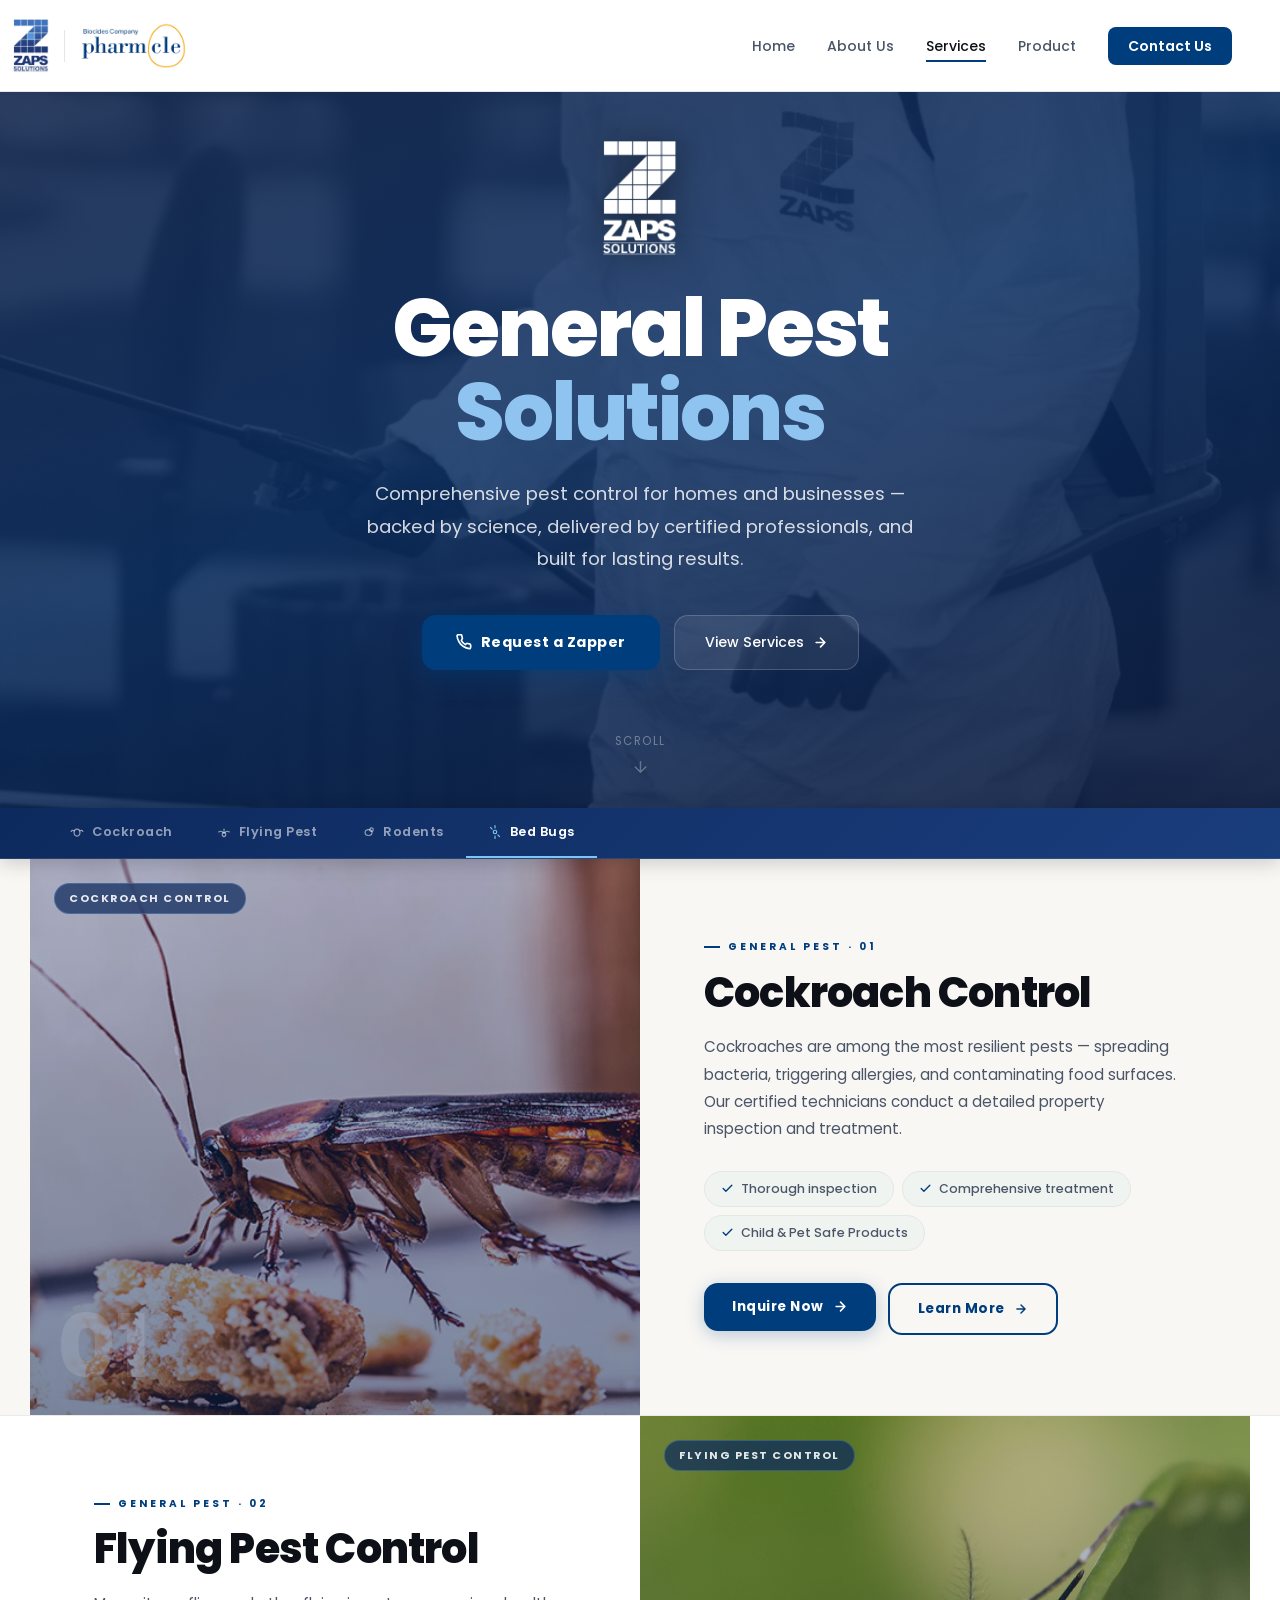
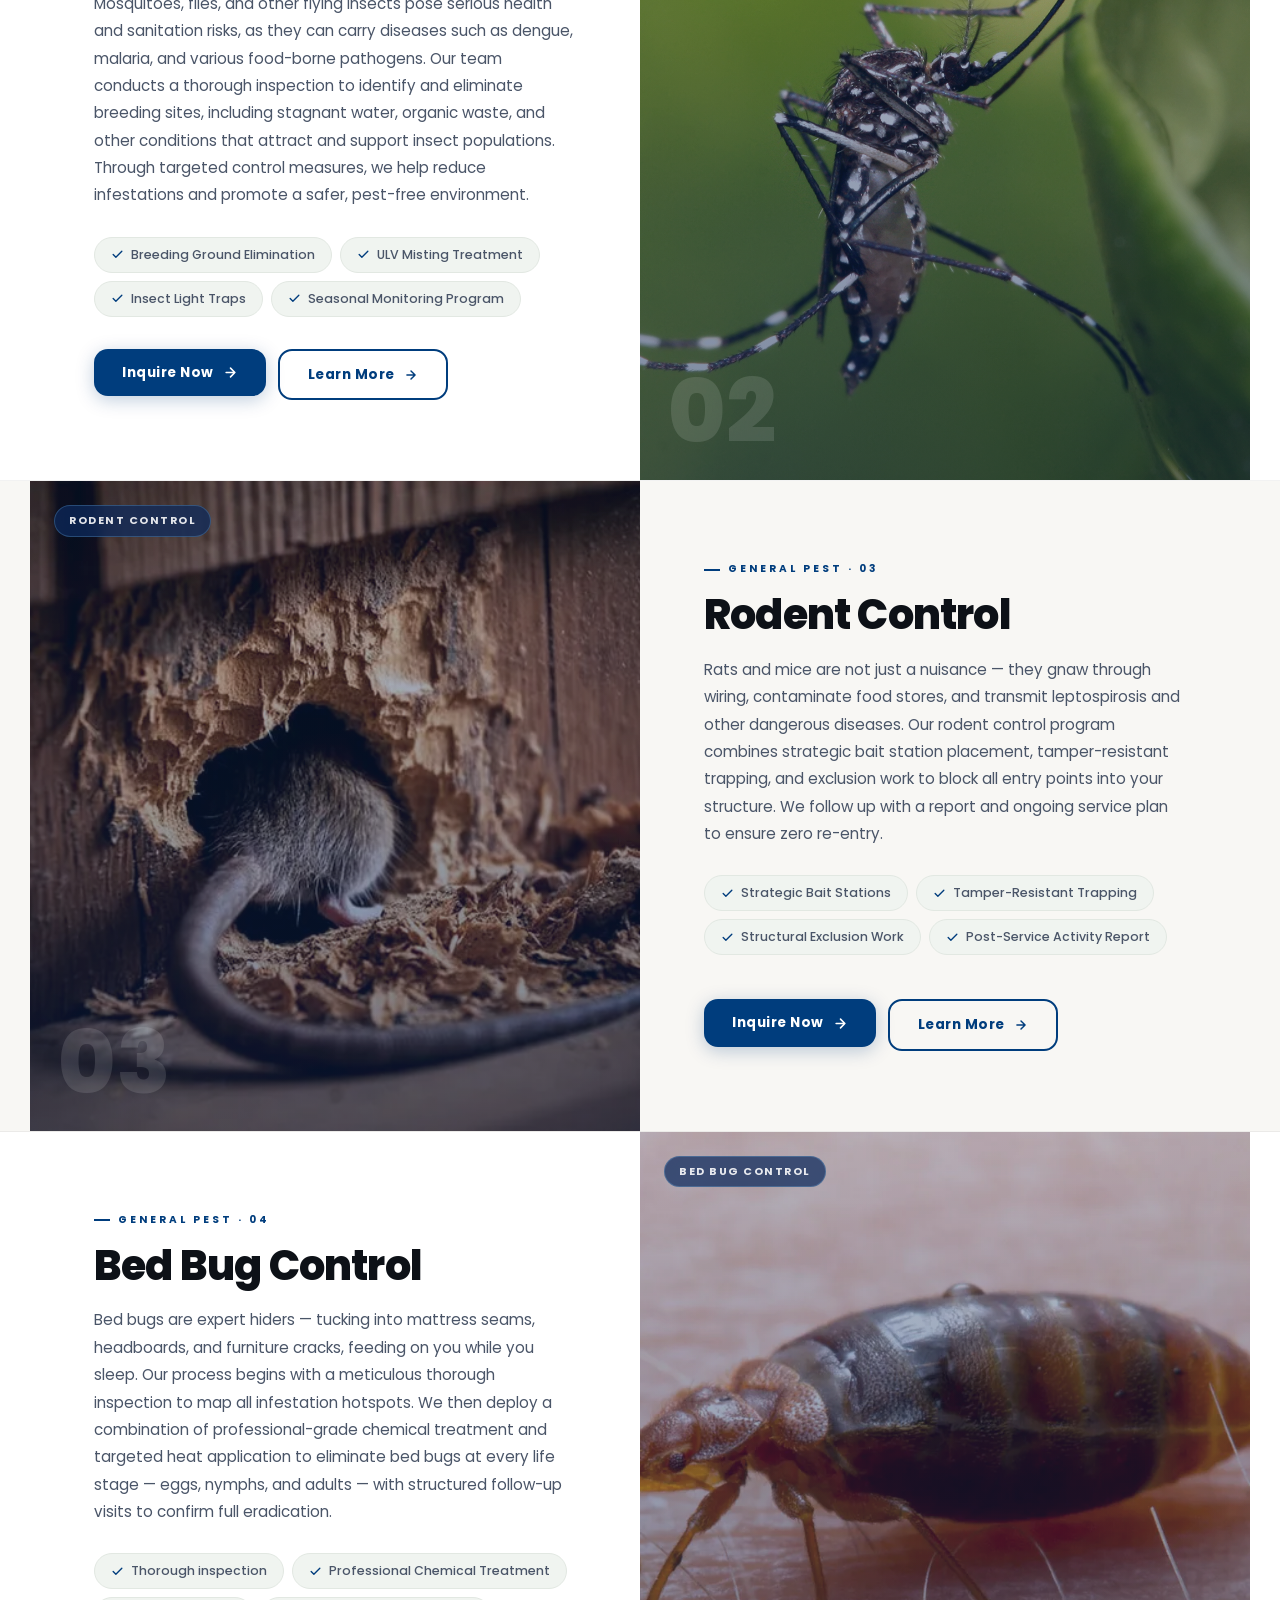
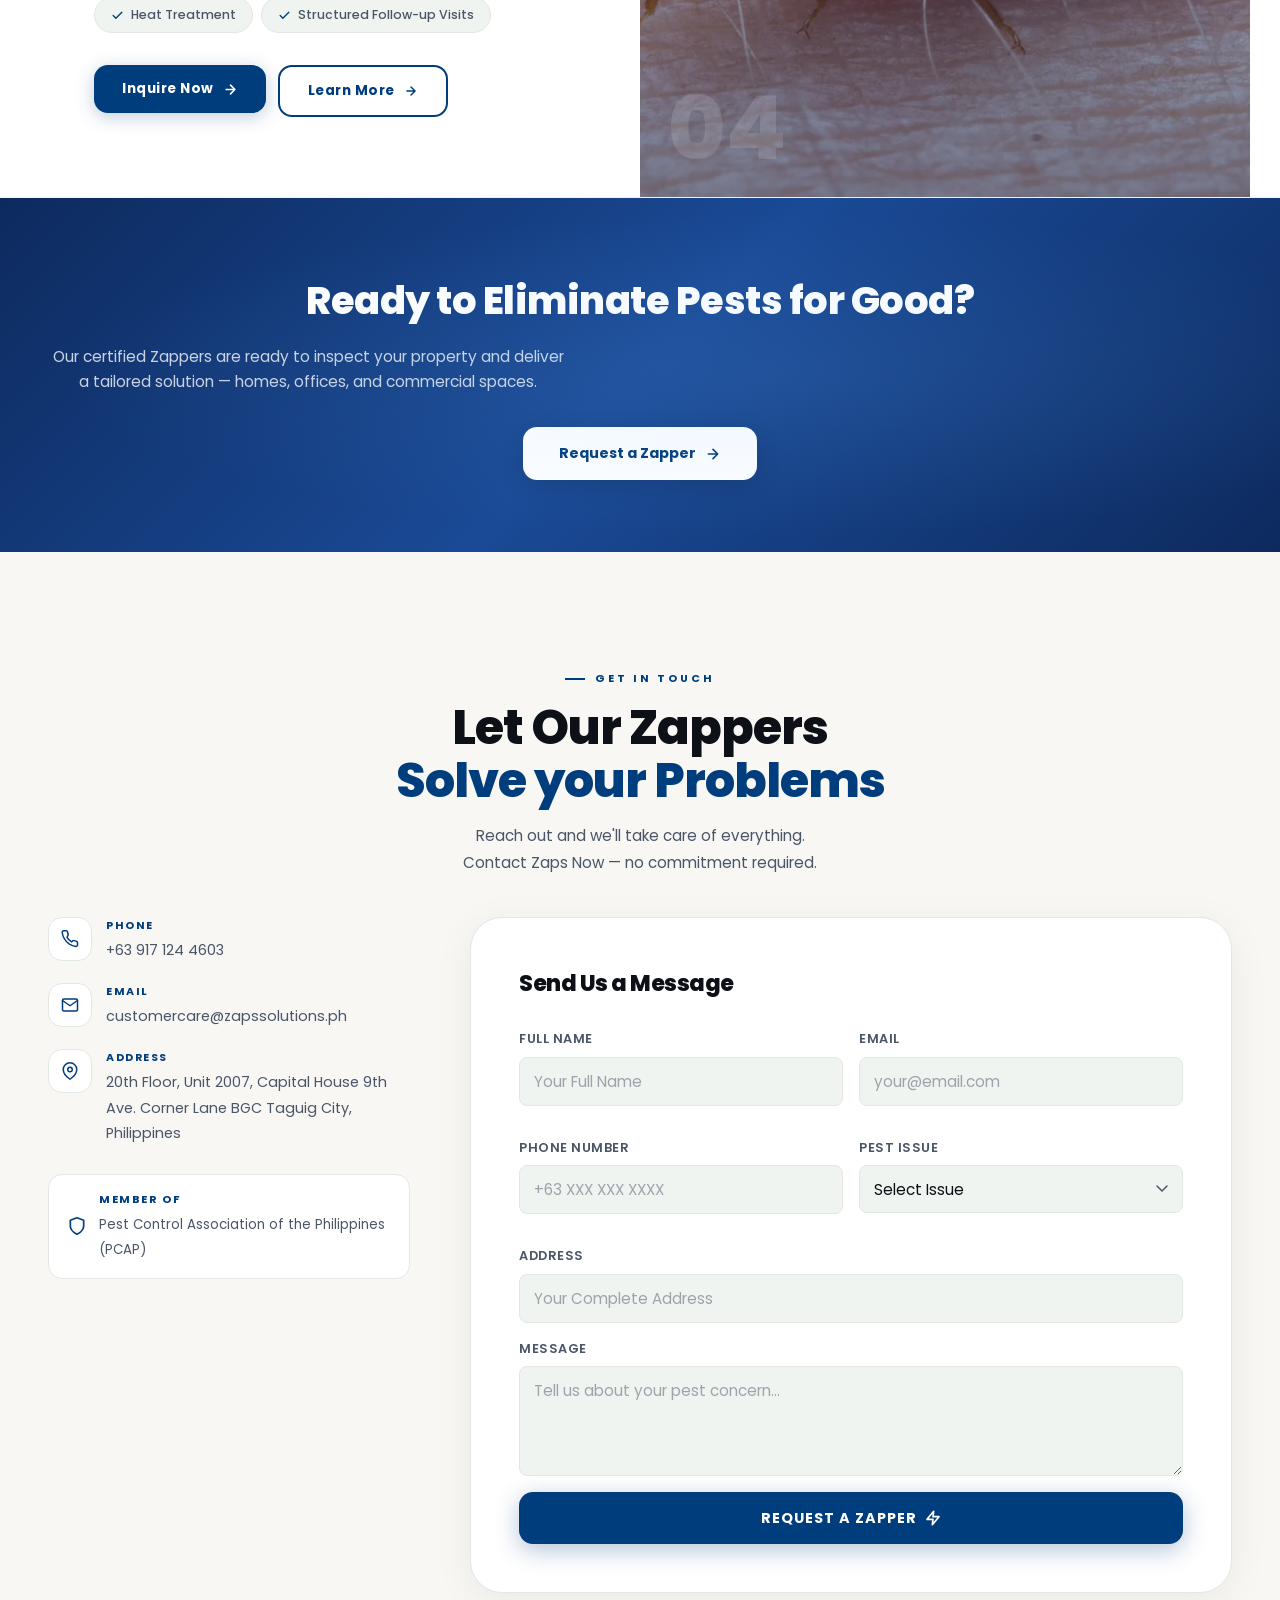
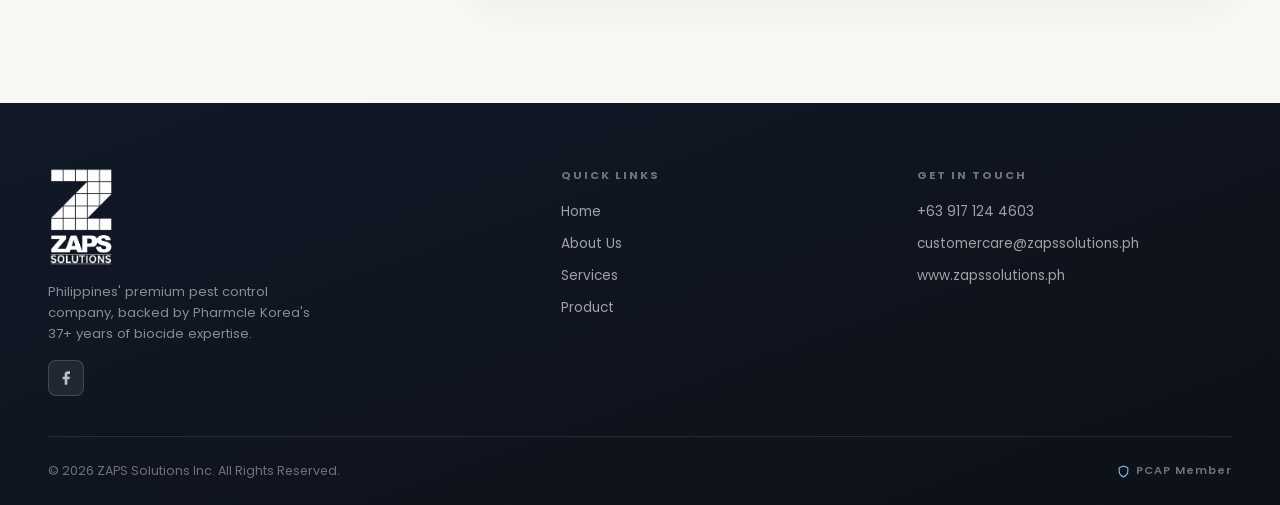
<file: general-pest.html>
<!DOCTYPE html>
<html lang="en">
<head>
<meta charset="UTF-8">
<meta name="viewport" content="width=device-width, initial-scale=1.0">
<meta name="description" content="ZAPS General Pest Solutions — Safe, effective pest control for homes and businesses. Cockroach, Mosquito, Flies, Bed Bugs, and Rodent control.">
<title>General Pest Solutions – ZAPS Solutions Inc.</title>
    <link rel="icon" href="images/zaps_logo.png" type="image/png">
<link rel="preconnect" href="https://fonts.googleapis.com">
<link rel="preconnect" href="https://fonts.gstatic.com" crossorigin>
<link href="https://fonts.googleapis.com/css2?family=Poppins:wght@300;400;500;600;700;800&display=swap" rel="stylesheet">
<link rel="stylesheet" href="css/nav.css">
<style>
/* ─── VARIABLES ─── */
:root {
  --white:      #ffffff;
  --off-white:  #f8f7f4;
  --ink:        #0d1117;
  --ink-2:      #1c2530;
  --ink-muted:  #4a5568;
  --accent:     #003D7D;
  --accent-2:   #002d60;
  --accent-light:#0071BE;
  --blue-deep:  #0f2d52;
  --blue-mid:   #1e4a82;
  --surface:    #f0f4f0;
  --border:     #e2e8e2;
  --nav-h: 92px;
  --r-sm: 8px; --r-md: 14px; --r-lg: 22px; --r-xl: 32px;
  --max-w: 1220px;
  --ease: cubic-bezier(0.16,1,0.3,1);
}
*,*::before,*::after{box-sizing:border-box;margin:0;padding:0}
html{scroll-behavior:smooth;scroll-padding-top:calc(var(--nav-h) + 16px);-webkit-text-size-adjust:100%}
body{font-family:'Poppins',sans-serif;background:var(--off-white);color:var(--ink);overflow-x:hidden;line-height:1.6}
img{display:block;max-width:100%}
a{color:inherit;text-decoration:none}
button{font-family:inherit;cursor:pointer}

/* ─── SCROLL PROGRESS BAR ─── */
#progress-bar{
  position:fixed;top:0;left:0;height:3px;width:0%;
  background:linear-gradient(90deg,var(--accent-light),var(--accent));
  z-index:2000;transition:width 0.1s linear;
}


/* ─── HERO ─── */
.hero{
  position:relative;min-height:calc(100vh - var(--nav-h));
  display:flex;align-items:center;justify-content:center;
  padding:clamp(40px,7vw,80px) clamp(16px,4vw,48px);
  text-align:center;overflow:hidden;
}
.hero-bg{
  position:absolute;inset:0;
  background-image:url('images/services-bg.jpg');
  background-size:cover;background-position:center;
  transform:scale(1.05);transition:transform 12s ease;
}
.hero-bg.loaded{transform:scale(1)}
.hero-overlay{
  position:absolute;inset:0;
  background:linear-gradient(
    160deg,
    rgba(10,28,70,0.72) 0%,
    rgba(0,40,100,0.65) 50%,
    rgba(8,22,60,0.75) 100%
  );
}
.hero-content{position:relative;z-index:2;max-width:760px;margin:0 auto}
.hero-brand{display:flex;flex-direction:column;align-items:center;gap:10px;margin-bottom:28px}
.hero-brand img{height:120px;width:auto;filter:brightness(0) invert(1) drop-shadow(0 4px 18px rgba(0,0,0,0.5))}
.hero-tag{
  display:inline-flex;align-items:center;gap:8px;
  background:rgba(255,255,255,0.08);border:1px solid rgba(255,255,255,0.15);
  border-radius:40px;padding:6px 16px;
  font-size:0.72rem;font-weight:700;letter-spacing:2px;
  text-transform:uppercase;color:rgba(255,255,255,0.75);
}
.hero-tag span{width:6px;height:6px;background:#90c4f0;border-radius:50%;display:inline-block;animation:pulse 2s infinite}
@keyframes pulse{0%,100%{opacity:1;transform:scale(1)}50%{opacity:0.5;transform:scale(0.8)}}
.hero-title{
  font-family:'Poppins',sans-serif;
  font-size:clamp(2.6rem,7vw,5rem);
  font-weight:800;line-height:1.05;letter-spacing:-2px;
  color:var(--white);margin:20px 0 24px;
}
.hero-title em{font-style:normal;color:#90c4f0}
.hero-sub{
  font-size:clamp(1rem,2vw,1.15rem);color:rgba(255,255,255,0.82);
  line-height:1.75;margin-bottom:40px;max-width:580px;margin-left:auto;margin-right:auto;
}
.hero-actions{display:flex;flex-wrap:wrap;gap:14px;justify-content:center}
.btn-primary{
  display:inline-flex;align-items:center;gap:9px;
  background:var(--accent);color:var(--white);
  padding:15px 34px;border-radius:var(--r-md);
  font-family:'Poppins',sans-serif;font-size:0.9rem;font-weight:700;letter-spacing:0.5px;
  transition:background 0.25s,transform 0.2s,box-shadow 0.25s;
  box-shadow:0 6px 28px rgba(0,61,125,0.45);
}
.btn-primary:hover{background:var(--accent-2);transform:translateY(-2px);box-shadow:0 12px 36px rgba(0,61,125,0.55)}
.btn-ghost{
  display:inline-flex;align-items:center;gap:9px;
  background:rgba(255,255,255,0.08);color:var(--white);
  padding:15px 30px;border-radius:var(--r-md);border:1px solid rgba(255,255,255,0.18);
  font-size:0.88rem;font-weight:500;
  transition:background 0.25s,border-color 0.25s;
}
.btn-ghost:hover{background:rgba(255,255,255,0.14);border-color:rgba(255,255,255,0.35)}
.hero-scroll{
  position:absolute;bottom:32px;left:50%;transform:translateX(-50%);
  display:flex;flex-direction:column;align-items:center;gap:8px;
  color:rgba(255,255,255,0.35);font-size:0.72rem;letter-spacing:1.5px;text-transform:uppercase;
  animation:float 2.5s ease-in-out infinite;
}
@keyframes float{0%,100%{transform:translateX(-50%) translateY(0)}50%{transform:translateX(-50%) translateY(6px)}}
.hero-scroll svg{color:rgba(255,255,255,0.3)}

/* ─── PEST STRIP NAV ─── */
.pest-strip{
  position:sticky;top:var(--nav-h);z-index:900;
  background:linear-gradient(135deg,#0d2a5e 0%,#1a3d7c 100%);
  border-bottom:1px solid rgba(255,255,255,0.10);
  box-shadow:0 4px 20px rgba(0,0,0,0.18);
  padding:0 clamp(16px,4vw,48px);
  overflow-x:auto;scrollbar-width:none;
}
.pest-strip::-webkit-scrollbar{display:none}
.pest-strip-inner{
  max-width:var(--max-w);margin:0 auto;
  display:flex;gap:0;
}
.pest-tab{
  display:flex;align-items:center;gap:8px;
  padding:15px 22px;
  font-size:0.8rem;font-weight:600;letter-spacing:0.5px;
  color:rgba(255,255,255,0.55);white-space:nowrap;
  border-bottom:2px solid transparent;
  transition:color 0.2s,border-color 0.2s,background 0.2s;cursor:pointer;
  background:none;border-top:none;border-left:none;border-right:none;
}
.pest-tab svg{flex-shrink:0;transition:color 0.2s}
.pest-tab:hover{color:rgba(255,255,255,0.95);background:rgba(255,255,255,0.06)}
.pest-tab.active{color:var(--white);border-bottom-color:#7dc4f8}
.pest-tab.active svg{color:#7dc4f8}

/* ─── COMMON SECTION ─── */
.section-wrap{padding:clamp(72px,9vw,110px) clamp(16px,4vw,48px)}
.container{max-width:var(--max-w);margin:0 auto}
.eyebrow{
  display:inline-flex;align-items:center;gap:10px;
  font-size:0.68rem;font-weight:700;letter-spacing:3px;text-transform:uppercase;color:var(--accent);
  margin-bottom:14px;
}
.eyebrow::before{content:'';width:20px;height:2px;background:var(--accent)}
.hl{color:var(--accent)}

/* ─── PEST SECTIONS ─── */
.pest-section{
  padding:0;
  border-bottom:1px solid rgba(0,0,0,0.05);
}
.pest-section:nth-child(odd){background:var(--off-white)}
.pest-section:nth-child(even){background:var(--white)}

.pest-inner{
  max-width:var(--max-w);margin:0 auto;
  display:grid;grid-template-columns:1fr;
}
@media(min-width:900px){
  .pest-inner{grid-template-columns:1fr 1fr;min-height:520px}
  .pest-inner.flip{direction:rtl}
  .pest-inner.flip>*{direction:ltr}
}

/* Image half */
.pest-visual{
  position:relative;overflow:hidden;min-height:380px;
}
.pest-visual-img{
  position:absolute;inset:0;
  background:linear-gradient(145deg,#1a4080 0%,#0d2a5e 100%);
}
.pest-visual-img img{
  width:100%;height:100%;object-fit:cover;
  transition:transform 0.6s var(--ease);
  opacity:0.82;
}
.pest-visual-img::after{
  content:'';position:absolute;inset:0;
  background:linear-gradient(180deg,rgba(10,30,70,0.15) 0%,rgba(10,30,70,0.45) 100%);
  pointer-events:none;
}
.pest-section:hover .pest-visual-img img{transform:scale(1.04)}
.pest-visual-icon{
  position:absolute;inset:0;display:flex;align-items:center;justify-content:center;
  color:rgba(255,255,255,0.18);
}
.pest-visual-num{
  position:absolute;bottom:24px;left:28px;
  font-family:'Poppins',sans-serif;font-size:clamp(3rem,8vw,5.5rem);font-weight:800;
  color:rgba(255,255,255,0.12);line-height:1;pointer-events:none;user-select:none;
}
.pest-visual-badge{
  position:absolute;top:24px;left:24px;
  background:rgba(13,42,94,0.72);backdrop-filter:blur(12px);
  border:1px solid rgba(125,196,248,0.25);
  border-radius:40px;padding:6px 14px;
  font-size:0.68rem;font-weight:700;letter-spacing:1.5px;
  text-transform:uppercase;color:rgba(255,255,255,0.88);
}

/* Text half */
.pest-text{
  padding:clamp(48px,7vw,80px) clamp(28px,5vw,64px);
  display:flex;flex-direction:column;justify-content:center;
}
.pest-label{
  font-size:0.65rem;font-weight:700;letter-spacing:3px;
  text-transform:uppercase;color:var(--accent);margin-bottom:14px;
  display:flex;align-items:center;gap:8px;
}
.pest-label::before{content:'';width:16px;height:2px;background:var(--accent)}
.pest-title{
  font-family:'Poppins',sans-serif;
  font-size:clamp(1.8rem,3.5vw,2.6rem);font-weight:800;line-height:1.1;
  letter-spacing:-0.8px;color:var(--ink);margin-bottom:18px;
}
.pest-body{font-size:0.95rem;color:var(--ink-muted);line-height:1.8;margin-bottom:28px}
.pest-features{display:flex;flex-wrap:wrap;gap:8px;margin-bottom:32px}
.pest-feature{
  display:flex;align-items:center;gap:7px;
  background:var(--surface);border:1px solid var(--border);
  border-radius:30px;padding:7px 16px;
  font-size:0.78rem;font-weight:500;color:var(--ink-muted);
  transition:background 0.2s,color 0.2s,border-color 0.2s;
}
.pest-feature:hover{background:rgba(0,61,125,0.06);border-color:var(--accent);color:var(--ink)}
.pest-feature svg{color:var(--accent)}
.pest-cta{
  display:inline-flex;align-items:center;gap:9px;
  background:var(--accent);color:var(--white);
  padding:13px 28px;border-radius:var(--r-md);
  font-family:'Poppins',sans-serif;font-size:0.85rem;font-weight:700;
  letter-spacing:0.5px;align-self:flex-start;
  transition:background 0.25s,transform 0.2s,box-shadow 0.25s;
  box-shadow:0 4px 18px rgba(0,61,125,0.25);
}
.pest-cta:hover{background:var(--accent-2);transform:translateY(-2px);box-shadow:0 8px 28px rgba(0,61,125,0.35)}
.pest-cta svg{transition:transform 0.2s}
.pest-cta:hover svg{transform:translateX(3px)}
.pest-learn-more{
  display:inline-flex;align-items:center;gap:9px;
  background:transparent;color:var(--accent);
  border:2px solid var(--accent);
  padding:13px 28px;border-radius:var(--r-md);
  font-family:'Poppins',sans-serif;font-size:0.85rem;font-weight:700;
  letter-spacing:0.5px;
  transition:background 0.25s,color 0.25s,transform 0.2s,box-shadow 0.25s;
}
.pest-learn-more:hover{
  background:var(--accent);color:var(--white);
  transform:translateY(-2px);box-shadow:0 8px 28px rgba(0,61,125,0.35);
}
.pest-learn-more svg{transition:transform 0.2s}
.pest-learn-more:hover svg{transform:translateX(3px)}

/* ─── CTA BAND ─── */
.cta-band{
  background:linear-gradient(135deg,#0d2a5e 0%,#1a4a96 50%,#0d2a5e 100%);
  padding:clamp(48px,6vw,72px) clamp(16px,4vw,48px);
  text-align:center;
  position:relative;overflow:hidden;
}
.cta-band::before{
  content:'';position:absolute;inset:0;
  background:radial-gradient(ellipse at 60% 50%,rgba(100,180,255,0.12) 0%,transparent 65%);
  pointer-events:none;
}
.cta-band h2{
  font-family:'Poppins',sans-serif;
  font-size:clamp(1.6rem,3.5vw,2.4rem);font-weight:800;
  color:var(--white);letter-spacing:-0.5px;margin-bottom:14px;
}
.cta-band p{font-size:0.97rem;color:rgba(255,255,255,0.78);margin-bottom:32px;max-width:520px;margin-left:0;margin-right:0}
.cta-band .btn-white{
  display:inline-flex;align-items:center;gap:9px;
  background:var(--white);color:var(--accent);
  padding:15px 36px;border-radius:var(--r-md);
  font-family:'Poppins',sans-serif;font-size:0.9rem;font-weight:700;
  transition:transform 0.2s,box-shadow 0.25s;
  box-shadow:0 6px 24px rgba(0,0,0,0.15);
}
.cta-band .btn-white:hover{transform:translateY(-2px);box-shadow:0 12px 32px rgba(0,0,0,0.2)}

/* ─── CONTACT ─── */
#contact{background:var(--off-white)}
.contact-grid{display:grid;grid-template-columns:1fr;gap:clamp(32px,5vw,60px);align-items:start}
@media(min-width:900px){.contact-grid{grid-template-columns:1fr 1.3fr}}
.contact-title{
  font-family:'Poppins',sans-serif;font-size:clamp(28px,5vw,48px);
  font-weight:800;line-height:1.1;letter-spacing:-1px;color:var(--ink);margin-bottom:16px;
}
.contact-title .hl{color:var(--accent)}
.contact-lead{font-size:0.95rem;color:var(--ink-muted);line-height:1.75;margin-bottom:36px;max-width:440px}
.info-item{display:flex;gap:14px;align-items:flex-start;margin-bottom:20px}
.info-icon{
  width:44px;height:44px;flex-shrink:0;
  background:var(--white);border:1px solid var(--border);border-radius:var(--r-md);
  display:flex;align-items:center;justify-content:center;color:var(--accent);
}
.info-text strong{display:block;font-size:0.68rem;letter-spacing:1.5px;text-transform:uppercase;color:var(--accent);margin-bottom:3px;font-weight:700}
.info-text span{font-size:0.9rem;color:var(--ink-muted)}
.pcap-badge{
  display:flex;align-items:center;gap:12px;
  background:var(--white);border:1px solid var(--border);
  border-radius:var(--r-md);padding:16px 18px;margin-top:28px;
}
.pcap-badge svg{color:var(--accent);flex-shrink:0}
.pcap-badge-text strong{display:block;font-size:0.7rem;letter-spacing:1.5px;text-transform:uppercase;color:var(--accent);margin-bottom:2px}
.pcap-badge-text span{font-size:0.83rem;color:var(--ink-muted)}
.contact-form{
  background:var(--white);border:1px solid var(--border);
  border-radius:var(--r-xl);padding:clamp(24px,5vw,48px);
  box-shadow:0 8px 40px rgba(0,0,0,0.06);
}
.form-title{font-family:'Poppins',sans-serif;font-size:1.4rem;font-weight:800;color:var(--ink);margin-bottom:28px;letter-spacing:-0.5px}
.form-row{display:grid;grid-template-columns:1fr;gap:16px;margin-bottom:16px}
@media(min-width:480px){.form-row{grid-template-columns:1fr 1fr}}
.form-group{display:flex;flex-direction:column;gap:7px;margin-bottom:16px}
.form-group label{font-size:0.8rem;font-weight:600;letter-spacing:0.5px;color:var(--ink-muted);text-transform:uppercase}
.form-group input,.form-group textarea,.form-group select{
  background:var(--surface);border:1px solid var(--border);
  border-radius:var(--r-sm);padding:12px 14px;color:var(--ink);
  font-family:'Poppins',sans-serif;font-size:0.95rem;outline:none;
  transition:border-color 0.2s,box-shadow 0.2s;min-height:48px;-webkit-appearance:none;appearance:none;
}
.form-group input:focus,.form-group textarea:focus,.form-group select:focus{
  border-color:var(--accent);box-shadow:0 0 0 3px rgba(0,61,125,0.1);background:var(--white);
}
.form-group textarea{resize:vertical;min-height:110px}
.form-group select{
  background-image:url("data:image/svg+xml,%3Csvg xmlns='http://www.w3.org/2000/svg' width='12' height='8' viewBox='0 0 12 8'%3E%3Cpath d='M1 1l5 5 5-5' stroke='%234a5568' stroke-width='1.5' fill='none' stroke-linecap='round'/%3E%3C/svg%3E");
  background-repeat:no-repeat;background-position:right 14px center;
  padding-right:38px;background-color:var(--surface);cursor:pointer;
}
.form-group select option{background:var(--white);color:var(--ink)}
.form-group input::placeholder,.form-group textarea::placeholder{color:var(--ink-muted);opacity:0.5}
.submit-btn{
  width:100%;background:var(--accent);color:var(--white);border:none;
  padding:15px;border-radius:var(--r-md);font-family:'Poppins',sans-serif;
  font-size:0.9rem;font-weight:700;letter-spacing:1px;text-transform:uppercase;
  transition:background 0.25s,transform 0.2s,box-shadow 0.25s;
  box-shadow:0 6px 24px rgba(0,61,125,0.3);
  display:flex;align-items:center;justify-content:center;gap:8px;min-height:52px;
}
.submit-btn:hover{background:var(--accent-2);transform:translateY(-1px);box-shadow:0 10px 32px rgba(0,61,125,0.38)}

/* ─── REVEAL ─── */
.reveal{opacity:0;transform:translateY(32px);transition:opacity 0.65s var(--ease),transform 0.65s var(--ease)}
.reveal.visible{opacity:1;transform:none}
.reveal-left{opacity:0;transform:translateX(-32px);transition:opacity 0.65s var(--ease),transform 0.65s var(--ease)}
.reveal-left.visible{opacity:1;transform:none}
.reveal-right{opacity:0;transform:translateX(32px);transition:opacity 0.65s var(--ease),transform 0.65s var(--ease)}
.reveal-right.visible{opacity:1;transform:none}
.delay-1{transition-delay:0.12s}
.delay-2{transition-delay:0.22s}
.delay-3{transition-delay:0.32s}
.delay-4{transition-delay:0.42s}
.delay-5{transition-delay:0.52s}

/* ─── FOOTER ─── */
footer{background:linear-gradient(160deg,#111827 0%,#0d1117 100%);padding:clamp(40px,6vw,64px) clamp(16px,4vw,48px) 24px}
.footer-inner{max-width:var(--max-w);margin:0 auto;display:grid;grid-template-columns:1fr;gap:40px;text-align:left}
@media(min-width:640px){.footer-inner{grid-template-columns:1.5fr 1fr 1fr;text-align:left}}
.footer-logo{height:100px;width:auto;filter:brightness(0) invert(1);margin-bottom:14px;display:block;margin-left:0;margin-right:0}
@media(min-width:640px){.footer-logo{margin-left:0;margin-right:0}}
.footer-tagline{font-size:0.82rem;color:rgba(255,255,255,0.5);line-height:1.6;max-width:280px;margin:0}
@media(min-width:640px){.footer-tagline{margin:0}}
.footer-socials{display:flex;gap:8px;margin-top:16px;justify-content:flex-start}
@media(min-width:640px){.footer-socials{justify-content:flex-start}}
.footer-social-btn{display:flex;align-items:center;justify-content:center;width:36px;height:36px;border-radius:8px;background:rgba(255,255,255,0.08);border:1px solid rgba(255,255,255,0.15);color:rgba(255,255,255,0.7);transition:background 0.2s,color 0.2s}
.footer-social-btn:hover{background:rgba(255,255,255,0.16);color:#fff}
.footer-col-title{font-size:0.7rem;font-weight:700;letter-spacing:2px;text-transform:uppercase;color:rgba(255,255,255,0.4);margin-bottom:16px}
.footer-links{display:flex;flex-direction:column;gap:10px;align-items:center}
@media(min-width:640px){.footer-links{align-items:flex-start}}
.footer-links a{font-size:0.85rem;color:rgba(255,255,255,0.6);transition:color 0.2s}
.footer-links a:hover{color:#fff}
.footer-bottom{max-width:var(--max-w);margin:40px auto 0;padding-top:24px;border-top:1px solid rgba(255,255,255,0.10);display:flex;flex-wrap:wrap;gap:12px;align-items:center;justify-content:space-between}
.footer-copy{font-size:0.78rem;color:rgba(255,255,255,0.4)}
.footer-pcap{display:flex;align-items:center;gap:6px;font-size:0.7rem;color:rgba(255,255,255,0.4);font-weight:600;letter-spacing:1px}
.footer-pcap svg{color:#7dc4f8}
</style>
</head>
<body>

<!-- PROGRESS BAR -->
<div id="progress-bar"></div>

<!-- NAV -->
<div id="nav-placeholder"></div>


<!-- ═══ HERO ═══ -->
<section id="hero" class="hero" aria-label="General Pest Solutions">
  <div class="hero-bg" id="hero-bg" aria-hidden="true"></div>
  <div class="hero-overlay" aria-hidden="true"></div>
  <div class="hero-content">
    <div class="hero-brand">
      <img src="images/zaps_logo.png" alt="ZAPS Solutions Inc." width="120" loading="eager">
    </div>
    <h1 class="hero-title">General Pest <em>Solutions</em></h1>
    <p class="hero-sub">Comprehensive pest control for homes and businesses — backed by science, delivered by certified professionals, and built for lasting results.</p>
    <div class="hero-actions">
      <a href="#contact" class="btn-primary">
        <svg width="16" height="16" viewBox="0 0 24 24" fill="none" stroke="currentColor" stroke-width="2.5" stroke-linecap="round" stroke-linejoin="round" aria-hidden="true"><path d="M22 16.92v3a2 2 0 0 1-2.18 2 19.79 19.79 0 0 1-8.63-3.07A19.5 19.5 0 0 1 4.69 12a19.79 19.79 0 0 1-3.07-8.67A2 2 0 0 1 3.77 1h3a2 2 0 0 1 2 1.72 12.84 12.84 0 0 0 .7 2.81 2 2 0 0 1-.45 2.11L8.09 9.91a16 16 0 0 0 6 6l1.27-1.27a2 2 0 0 1 2.11-.45 12.84 12.84 0 0 0 2.81.7A2 2 0 0 1 22 16.92z"/></svg>
        Request a Zapper
      </a>
      <a href="#cockroach" class="btn-ghost">
        View Services
        <svg width="15" height="15" viewBox="0 0 24 24" fill="none" stroke="currentColor" stroke-width="2.5" stroke-linecap="round" stroke-linejoin="round" aria-hidden="true"><path d="M5 12h14M12 5l7 7-7 7"/></svg>
      </a>
    </div>
  </div>
  <div class="hero-scroll" aria-hidden="true">
    <span>Scroll</span>
    <svg width="18" height="18" viewBox="0 0 24 24" fill="none" stroke="currentColor" stroke-width="2" stroke-linecap="round" stroke-linejoin="round"><path d="M12 5v14M5 12l7 7 7-7"/></svg>
  </div>
</section>

<!-- ═══ STICKY PEST NAV ═══ -->
<div class="pest-strip" id="pest-strip" aria-label="Pest categories">
  <div class="pest-strip-inner">
    <button class="pest-tab active" data-target="cockroach">
      <svg width="14" height="14" viewBox="0 0 24 24" fill="none" stroke="currentColor" stroke-width="2" stroke-linecap="round" stroke-linejoin="round"><ellipse cx="12" cy="13" rx="5" ry="6"/><path d="M7 10c-2-1-4-1-5 1"/><path d="M17 10c2-1 4-1 5 1"/></svg>
      Cockroach
    </button>
    <button class="pest-tab" data-target="flyingpest">
      <svg width="14" height="14" viewBox="0 0 24 24" fill="none" stroke="currentColor" stroke-width="2" stroke-linecap="round" stroke-linejoin="round"><path d="M12 14c-2-3-6-4-9-2"/><path d="M12 14c2-3 6-4 9-2"/><ellipse cx="12" cy="16" rx="3" ry="4"/><path d="M12 10V7"/></svg>
      Flying Pest
    </button>
    <button class="pest-tab" data-target="rodents">
      <svg width="14" height="14" viewBox="0 0 24 24" fill="none" stroke="currentColor" stroke-width="2" stroke-linecap="round" stroke-linejoin="round"><ellipse cx="13" cy="13" rx="6" ry="5"/><circle cx="18" cy="8" r="3"/></svg>
      Rodents
    </button>
    <button class="pest-tab" data-target="bedbugs">
      <svg width="14" height="14" viewBox="0 0 24 24" fill="none" stroke="currentColor" stroke-width="2" stroke-linecap="round" stroke-linejoin="round"><circle cx="12" cy="12" r="3"/><path d="M12 1v4M12 19v4M4.22 4.22l2.83 2.83M16.95 16.95l2.83 2.83"/></svg>
      Bed Bugs
    </button>
  </div>
</div>

<!-- ═══ COCKROACH ═══ -->
<section id="cockroach" class="pest-section" aria-label="Cockroach Control">
  <div class="pest-inner">
    <div class="pest-visual reveal-left">
      <div class="pest-visual-img">
        <img src="images/cockroach.jpg" alt="Cockroach Control" loading="lazy">
      </div>
      <div class="pest-visual-badge">Cockroach Control</div>
      <div class="pest-visual-num">01</div>
    </div>
    <div class="pest-text reveal-right">
      <div class="pest-label">General Pest · 01</div>
      <h2 class="pest-title">Cockroach Control</h2>
      <p class="pest-body">Cockroaches are among the most resilient pests — spreading bacteria, triggering allergies, and contaminating food surfaces. Our certified technicians conduct a detailed property inspection and treatment.</p>
      <div class="pest-features">
        <span class="pest-feature"><svg width="13" height="13" viewBox="0 0 24 24" fill="none" stroke="currentColor" stroke-width="2.5" stroke-linecap="round" stroke-linejoin="round"><polyline points="20 6 9 17 4 12"/></svg>Thorough inspection</span>
        <span class="pest-feature"><svg width="13" height="13" viewBox="0 0 24 24" fill="none" stroke="currentColor" stroke-width="2.5" stroke-linecap="round" stroke-linejoin="round"><polyline points="20 6 9 17 4 12"/></svg>Comprehensive treatment </span>
        <!-- <span class="pest-feature"><svg width="13" height="13" viewBox="0 0 24 24" fill="none" stroke="currentColor" stroke-width="2.5" stroke-linecap="round" stroke-linejoin="round"><polyline points="20 6 9 17 4 12"/></svg>Crack & Crevice Treatment</span> -->
        <span class="pest-feature"><svg width="13" height="13" viewBox="0 0 24 24" fill="none" stroke="currentColor" stroke-width="2.5" stroke-linecap="round" stroke-linejoin="round"><polyline points="20 6 9 17 4 12"/></svg>Child & Pet Safe Products</span>
      </div>
      <div style="display:flex;flex-wrap:wrap;gap:12px;align-items:center">
        <a href="#contact" class="pest-cta">
          Inquire Now
          <svg width="15" height="15" viewBox="0 0 24 24" fill="none" stroke="currentColor" stroke-width="2.5" stroke-linecap="round" stroke-linejoin="round"><path d="M5 12h14M12 5l7 7-7 7"/></svg>
        </a>
        <a href="cockroach.html" class="pest-learn-more">
          Learn More
          <svg width="14" height="14" viewBox="0 0 24 24" fill="none" stroke="currentColor" stroke-width="2.5" stroke-linecap="round" stroke-linejoin="round"><path d="M5 12h14M12 5l7 7-7 7"/></svg>
        </a>
      </div>
    </div>
  </div>
</section>


<!-- ═══ FLYING PEST ═══ -->
<section id="flyingpest" class="pest-section" aria-label="Flying Pest Control">
  <div class="pest-inner flip">
    <div class="pest-visual reveal-right">
      <div class="pest-visual-img">
        <img src="images/mosquito.jpg" alt="Flying Pest Control" loading="lazy">
      </div>
      <div class="pest-visual-badge">Flying Pest Control</div>
      <div class="pest-visual-num">02</div>
    </div>
    <div class="pest-text reveal-left">
      <div class="pest-label">General Pest · 02</div>
      <h2 class="pest-title">Flying Pest Control</h2>
      <p class="pest-body">Mosquitoes, flies, and other flying insects pose serious health and sanitation risks, as they can carry diseases such as dengue, malaria, and various food-borne pathogens. Our team conducts a thorough inspection to identify and eliminate breeding sites, including stagnant water, organic waste, and other conditions that attract and support insect populations. Through targeted control measures, we help reduce infestations and promote a safer, pest-free environment.</p>
      <div class="pest-features">
        <span class="pest-feature"><svg width="13" height="13" viewBox="0 0 24 24" fill="none" stroke="currentColor" stroke-width="2.5" stroke-linecap="round" stroke-linejoin="round"><polyline points="20 6 9 17 4 12"/></svg>Breeding Ground Elimination</span>
        <span class="pest-feature"><svg width="13" height="13" viewBox="0 0 24 24" fill="none" stroke="currentColor" stroke-width="2.5" stroke-linecap="round" stroke-linejoin="round"><polyline points="20 6 9 17 4 12"/></svg>ULV Misting Treatment</span>
        <span class="pest-feature"><svg width="13" height="13" viewBox="0 0 24 24" fill="none" stroke="currentColor" stroke-width="2.5" stroke-linecap="round" stroke-linejoin="round"><polyline points="20 6 9 17 4 12"/></svg>Insect Light Traps</span>
        <span class="pest-feature"><svg width="13" height="13" viewBox="0 0 24 24" fill="none" stroke="currentColor" stroke-width="2.5" stroke-linecap="round" stroke-linejoin="round"><polyline points="20 6 9 17 4 12"/></svg>Seasonal Monitoring Program</span>
      </div>
      <div style="display:flex;flex-wrap:wrap;gap:12px;align-items:center">
        <a href="#contact" class="pest-cta">
          Inquire Now
          <svg width="15" height="15" viewBox="0 0 24 24" fill="none" stroke="currentColor" stroke-width="2.5" stroke-linecap="round" stroke-linejoin="round"><path d="M5 12h14M12 5l7 7-7 7"/></svg>
        </a>
        <a href="flying-pest.html" class="pest-learn-more">
          Learn More
          <svg width="14" height="14" viewBox="0 0 24 24" fill="none" stroke="currentColor" stroke-width="2.5" stroke-linecap="round" stroke-linejoin="round"><path d="M5 12h14M12 5l7 7-7 7"/></svg>
        </a>
      </div>
    </div>
  </div>
</section>

<!-- ═══ RODENTS ═══ -->
<section id="rodents" class="pest-section" aria-label="Rodent Control">
  <div class="pest-inner">
    <div class="pest-visual reveal-left">
      <div class="pest-visual-img">
        <img src="images/rodent.jpg" alt="Rodent Control" loading="lazy">
      </div>
      <div class="pest-visual-badge">Rodent Control</div>
      <div class="pest-visual-num">03</div>
    </div>
    <div class="pest-text reveal-right">
      <div class="pest-label">General Pest · 03</div>
      <h2 class="pest-title">Rodent Control</h2>
      <p class="pest-body">Rats and mice are not just a nuisance — they gnaw through wiring, contaminate food stores, and transmit leptospirosis and other dangerous diseases. Our rodent control program combines strategic bait station placement, tamper-resistant trapping, and exclusion work to block all entry points into your structure. We follow up with a report and ongoing service plan to ensure zero re-entry.</p>
      <div class="pest-features">
        <span class="pest-feature"><svg width="13" height="13" viewBox="0 0 24 24" fill="none" stroke="currentColor" stroke-width="2.5" stroke-linecap="round" stroke-linejoin="round"><polyline points="20 6 9 17 4 12"/></svg>Strategic Bait Stations</span>
        <span class="pest-feature"><svg width="13" height="13" viewBox="0 0 24 24" fill="none" stroke="currentColor" stroke-width="2.5" stroke-linecap="round" stroke-linejoin="round"><polyline points="20 6 9 17 4 12"/></svg>Tamper-Resistant Trapping</span>
        <span class="pest-feature"><svg width="13" height="13" viewBox="0 0 24 24" fill="none" stroke="currentColor" stroke-width="2.5" stroke-linecap="round" stroke-linejoin="round"><polyline points="20 6 9 17 4 12"/></svg>Structural Exclusion Work</span>
        <span class="pest-feature"><svg width="13" height="13" viewBox="0 0 24 24" fill="none" stroke="currentColor" stroke-width="2.5" stroke-linecap="round" stroke-linejoin="round"><polyline points="20 6 9 17 4 12"/></svg>Post-Service Activity Report</span>
      </div>
      <div style="display:flex;flex-wrap:wrap;gap:12px;align-items:center;margin-top:12px">
        <a href="#contact" class="pest-cta">
          Inquire Now
          <svg width="15" height="15" viewBox="0 0 24 24" fill="none" stroke="currentColor" stroke-width="2.5" stroke-linecap="round" stroke-linejoin="round"><path d="M5 12h14M12 5l7 7-7 7"/></svg>
        </a>
        <a href="rodent.html" class="pest-learn-more">
          Learn More
          <svg width="14" height="14" viewBox="0 0 24 24" fill="none" stroke="currentColor" stroke-width="2.5" stroke-linecap="round" stroke-linejoin="round"><path d="M5 12h14M12 5l7 7-7 7"/></svg>
        </a>
      </div>
    </div>
  </div>
</section>

<!-- ═══ BED BUGS ═══ -->
<section id="bedbugs" class="pest-section" aria-label="Bed Bug Control">
  <div class="pest-inner flip">
    <div class="pest-visual reveal-right">
      <div class="pest-visual-img">
        <img src="images/bedbugs.jpg" alt="Bed Bug Control" loading="lazy">
      </div>
      <div class="pest-visual-badge">Bed Bug Control</div>
      <div class="pest-visual-num">04</div>
    </div>
    <div class="pest-text reveal-left">
      <div class="pest-label">General Pest · 04</div>
      <h2 class="pest-title">Bed Bug Control</h2>
      <p class="pest-body">Bed bugs are expert hiders — tucking into mattress seams, headboards, and furniture cracks, feeding on you while you sleep. Our process begins with a meticulous thorough inspection to map all infestation hotspots. We then deploy a combination of professional-grade chemical treatment and targeted heat application to eliminate bed bugs at every life stage — eggs, nymphs, and adults — with structured follow-up visits to confirm full eradication.</p>
      <div class="pest-features">
        <span class="pest-feature"><svg width="13" height="13" viewBox="0 0 24 24" fill="none" stroke="currentColor" stroke-width="2.5" stroke-linecap="round" stroke-linejoin="round"><polyline points="20 6 9 17 4 12"/></svg>Thorough inspection</span>
        <span class="pest-feature"><svg width="13" height="13" viewBox="0 0 24 24" fill="none" stroke="currentColor" stroke-width="2.5" stroke-linecap="round" stroke-linejoin="round"><polyline points="20 6 9 17 4 12"/></svg>Professional Chemical Treatment</span>
        <span class="pest-feature"><svg width="13" height="13" viewBox="0 0 24 24" fill="none" stroke="currentColor" stroke-width="2.5" stroke-linecap="round" stroke-linejoin="round"><polyline points="20 6 9 17 4 12"/></svg>Heat Treatment</span>
        <span class="pest-feature"><svg width="13" height="13" viewBox="0 0 24 24" fill="none" stroke="currentColor" stroke-width="2.5" stroke-linecap="round" stroke-linejoin="round"><polyline points="20 6 9 17 4 12"/></svg>Structured Follow-up Visits</span>
      </div>
      <div style="display:flex;flex-wrap:wrap;gap:12px;align-items:center">
        <a href="#contact" class="pest-cta">
          Inquire Now
          <svg width="15" height="15" viewBox="0 0 24 24" fill="none" stroke="currentColor" stroke-width="2.5" stroke-linecap="round" stroke-linejoin="round"><path d="M5 12h14M12 5l7 7-7 7"/></svg>
        </a>
        <a href="bedbugs.html" class="pest-learn-more">
          Learn More
          <svg width="14" height="14" viewBox="0 0 24 24" fill="none" stroke="currentColor" stroke-width="2.5" stroke-linecap="round" stroke-linejoin="round"><path d="M5 12h14M12 5l7 7-7 7"/></svg>
        </a>
      </div>
    </div>
  </div>
</section>

<!-- ═══ CTA BAND ═══ -->
<div class="cta-band reveal" aria-label="Call to action">
  <h2>Ready to Eliminate Pests for Good?</h2>
  <p>Our certified Zappers are ready to inspect your property and deliver a tailored solution — homes, offices, and commercial spaces.</p>
  <a href="#contact" class="btn-white">
    Request a Zapper
    <svg width="16" height="16" viewBox="0 0 24 24" fill="none" stroke="currentColor" stroke-width="2.5" stroke-linecap="round" stroke-linejoin="round" aria-hidden="true"><path d="M5 12h14M12 5l7 7-7 7"/></svg>
  </a>
</div>

<!-- ═══ CONTACT ═══ -->
<section id="contact" class="section-wrap" aria-label="Contact Us">
  <div class="container">
    <div class="contact-header reveal" style="text-align:center;margin-bottom:40px;">
      <div class="eyebrow" style="justify-content:center;">Get In Touch</div>
      <h2 class="contact-title">Let Our Zappers<br><span class="hl">Solve your Problems</span></h2>
      <p class="contact-lead" style="max-width:none;margin:0 auto 0;">Reach out and we'll take care of everything.<br>Contact Zaps Now — no commitment required.</p>
    </div>
    <div class="contact-grid">
      <div class="reveal">
        <div class="info-item">
          <div class="info-icon">
            <svg width="18" height="18" viewBox="0 0 24 24" fill="none" stroke="currentColor" stroke-width="2" stroke-linecap="round" stroke-linejoin="round" aria-hidden="true"><path d="M22 16.92v3a2 2 0 0 1-2.18 2 19.79 19.79 0 0 1-8.63-3.07A19.5 19.5 0 0 1 4.69 12a19.79 19.79 0 0 1-3.07-8.67A2 2 0 0 1 3.77 1h3a2 2 0 0 1 2 1.72 12.84 12.84 0 0 0 .7 2.81 2 2 0 0 1-.45 2.11L8.09 9.91a16 16 0 0 0 6 6l1.27-1.27a2 2 0 0 1 2.11-.45 12.84 12.84 0 0 0 2.81.7A2 2 0 0 1 22 16.92z"/></svg>
          </div>
          <div class="info-text"><strong>Phone</strong><span>+63 917 124 4603</span></div>
        </div>
        <div class="info-item">
          <div class="info-icon">
            <svg width="18" height="18" viewBox="0 0 24 24" fill="none" stroke="currentColor" stroke-width="2" stroke-linecap="round" stroke-linejoin="round" aria-hidden="true"><path d="M4 4h16c1.1 0 2 .9 2 2v12c0 1.1-.9 2-2 2H4c-1.1 0-2-.9-2-2V6c0-1.1.9-2 2-2z"/><polyline points="22,6 12,13 2,6"/></svg>
          </div>
          <div class="info-text"><strong>Email</strong><span>customercare@zapssolutions.ph</span></div>
        </div>
        <div class="info-item">
          <div class="info-icon">
            <svg width="18" height="18" viewBox="0 0 24 24" fill="none" stroke="currentColor" stroke-width="2" stroke-linecap="round" stroke-linejoin="round" aria-hidden="true"><path d="M21 10c0 7-9 13-9 13s-9-6-9-13a9 9 0 0 1 18 0z"/><circle cx="12" cy="10" r="3"/></svg>
          </div>
          <div class="info-text"><strong>Address</strong><span>20th Floor, Unit 2007, Capital House 9th Ave. Corner Lane BGC Taguig City, Philippines</span></div>
        </div>
        <div class="pcap-badge">
          <svg width="20" height="20" viewBox="0 0 24 24" fill="none" stroke="currentColor" stroke-width="2" stroke-linecap="round" stroke-linejoin="round" aria-hidden="true"><path d="M12 22s8-4 8-10V5l-8-3-8 3v7c0 6 8 10 8 10z"/></svg>
          <div class="pcap-badge-text">
            <strong>Member Of</strong>
            <span>Pest Control Association of the Philippines (PCAP)</span>
          </div>
        </div>
      </div>
      <div class="contact-form reveal delay-1">
        <h3 class="form-title">Send Us a Message</h3>
        <form action="https://formsubmit.co/customercare@zapssolutions.ph" method="POST" novalidate>
          <input type="hidden" name="_captcha" value="false">
          <input type="hidden" name="_subject" value="General Pest Solutions Inquiry — ZAPS Solutions">
          <input type="hidden" name="_template" value="table">
          <input type="hidden" name="_next" value="https://shinano21.github.io/Web_Zaps/thankyou.html">
          <input type="text" name="_honey" style="display:none" tabindex="-1" autocomplete="off">
          <div class="form-row">
            <div class="form-group">
              <label for="f-name">Full Name</label>
              <input id="f-name" name="Full Name" type="text" placeholder="Your Full Name" autocomplete="name" required>
            </div>
            <div class="form-group">
              <label for="f-email">Email</label>
              <input id="f-email" name="Email" type="email" placeholder="your@email.com" autocomplete="email" required>
            </div>
          </div>
          <div class="form-row">
            <div class="form-group">
              <label for="f-phone">Phone Number</label>
              <input id="f-phone" name="Phone Number" type="tel" placeholder="+63 XXX XXX XXXX" autocomplete="tel" required>
            </div>
            <div class="form-group">
              <label for="f-pest">Pest Issue</label>
              <select id="f-pest" name="Pest Issue" required>
                <option value="">Select Issue</option>
                <option>Cockroach</option>
                <option>Termites</option>
                <option>Flying Pest</option>
                <option>Rodents</option>
                <option>Other Pests</option>
              </select>
            </div>
          </div>
          <div class="form-group">
            <label for="f-address">Address</label>
            <input id="f-address" name="Address" type="text" placeholder="Your Complete Address" autocomplete="street-address" required>
          </div>
          <div class="form-group">
            <label for="f-message">Message</label>
            <textarea id="f-message" name="Message" placeholder="Tell us about your pest concern..."></textarea>
          </div>
          <button class="submit-btn" type="submit">
            Request a Zapper
            <svg width="16" height="16" viewBox="0 0 24 24" fill="none" stroke="currentColor" stroke-width="2.5" stroke-linecap="round" stroke-linejoin="round" aria-hidden="true"><polygon points="13 2 3 14 12 14 11 22 21 10 12 10 13 2"/></svg>
          </button>
        </form>
      </div>
    </div>
  </div>
</section>

<!-- ═══ FOOTER ═══ -->
<div id="site-footer"></div>

<script>
(function(){
'use strict';

/* ── Footer loader ── */
document.addEventListener('DOMContentLoaded', function(){
  fetch('footer.html')
    .then(function(r){ return r.text(); })
    .then(function(html){
      var el = document.getElementById('site-footer');
      if(el) el.innerHTML = html;
    })
    .catch(function(){});
});

/* ── Progress bar ── */
const bar = document.getElementById('progress-bar');
function updateProgress(){
  const scrollTop = window.scrollY;
  const docH = document.documentElement.scrollHeight - window.innerHeight;
  bar.style.width = (docH > 0 ? (scrollTop/docH)*100 : 0)+'%';
}
window.addEventListener('scroll', updateProgress, {passive:true});

/* ── Nav ── */
function setupNav() {
  const nav      = document.getElementById('main-nav');
  const menuBtn  = document.getElementById('menu-btn');
  const sidebar  = document.getElementById('nav-sidebar');
  const overlay  = document.getElementById('nav-overlay');
  const closeBtn = document.getElementById('sidebar-close');
  window.addEventListener('scroll',()=>nav.classList.toggle('scrolled',window.scrollY>40),{passive:true});
  if(menuBtn && sidebar && overlay){
    function openSidebar(){sidebar.classList.add('open');overlay.classList.add('open');menuBtn.setAttribute('aria-expanded','true');document.body.style.overflow='hidden';if(closeBtn)closeBtn.focus()}
    function closeSidebar(){sidebar.classList.remove('open');overlay.classList.remove('open');menuBtn.setAttribute('aria-expanded','false');document.body.style.overflow='';menuBtn.focus()}
    menuBtn.addEventListener('click',openSidebar);
    overlay.addEventListener('click',closeSidebar);
    if(closeBtn)closeBtn.addEventListener('click',closeSidebar);
    sidebar.querySelectorAll('a').forEach(a=>a.addEventListener('click',closeSidebar));
    document.addEventListener('keydown',e=>{if(e.key==='Escape'&&sidebar.classList.contains('open'))closeSidebar()});
  }
}

function loadNav() {
  fetch('nav.html')
    .then(function(r) { return r.text(); })
    .then(function(html) {
      var el = document.getElementById('nav-placeholder');
      if (el) {
        el.outerHTML = html;
        setupNav();
        document.querySelectorAll('[data-nav="services"]').forEach(function(a) { a.classList.add('active'); });
      }
    })
    .catch(function() {});
}

loadNav();


/* ── Hero bg loaded ── */
const heroBg = document.getElementById('hero-bg');
if(heroBg){
  const img = new Image();
  img.src = 'images/services-bg.jpg';
  img.onload = ()=>heroBg.classList.add('loaded');
}

/* ── Scroll reveal ── */
const allReveal = document.querySelectorAll('.reveal,.reveal-left,.reveal-right');
if('IntersectionObserver' in window){
  const obs = new IntersectionObserver(entries=>{
    entries.forEach(e=>{
      if(e.isIntersecting){e.target.classList.add('visible');obs.unobserve(e.target)}
    });
  },{threshold:0.1,rootMargin:'0px 0px -50px 0px'});
  allReveal.forEach(el=>obs.observe(el));
}else{
  allReveal.forEach(el=>el.classList.add('visible'));
}

/* ── Sticky pest nav: highlight active section ── */
const pestSections = ['cockroach','flyingpest','rodents','bedbugs'].map(id=>document.getElementById(id));
const pestTabs = document.querySelectorAll('.pest-tab');

pestTabs.forEach(tab=>{
  tab.addEventListener('click',()=>{
    const target = document.getElementById(tab.dataset.target);
    if(target) target.scrollIntoView({behavior:'smooth'});
  });
});

const stripObs = new IntersectionObserver(entries=>{
  entries.forEach(entry=>{
    if(entry.isIntersecting){
      const id = entry.target.id;
      pestTabs.forEach(t=>{
        t.classList.toggle('active', t.dataset.target===id);
      });
    }
  });
},{threshold:0.4});
pestSections.forEach(s=>{ if(s) stripObs.observe(s); });

})();
</script>
<script>
if ("serviceWorker" in navigator) {
  navigator.serviceWorker.register("./sw.js").then(function(reg) {
    if (!sessionStorage.getItem("sw-session")) {
      sessionStorage.setItem("sw-session", "1");
      var ctrl = navigator.serviceWorker.controller;
      if (ctrl) ctrl.postMessage("clear");
    }
  });
}
</script>
</body>
</html>
</file>
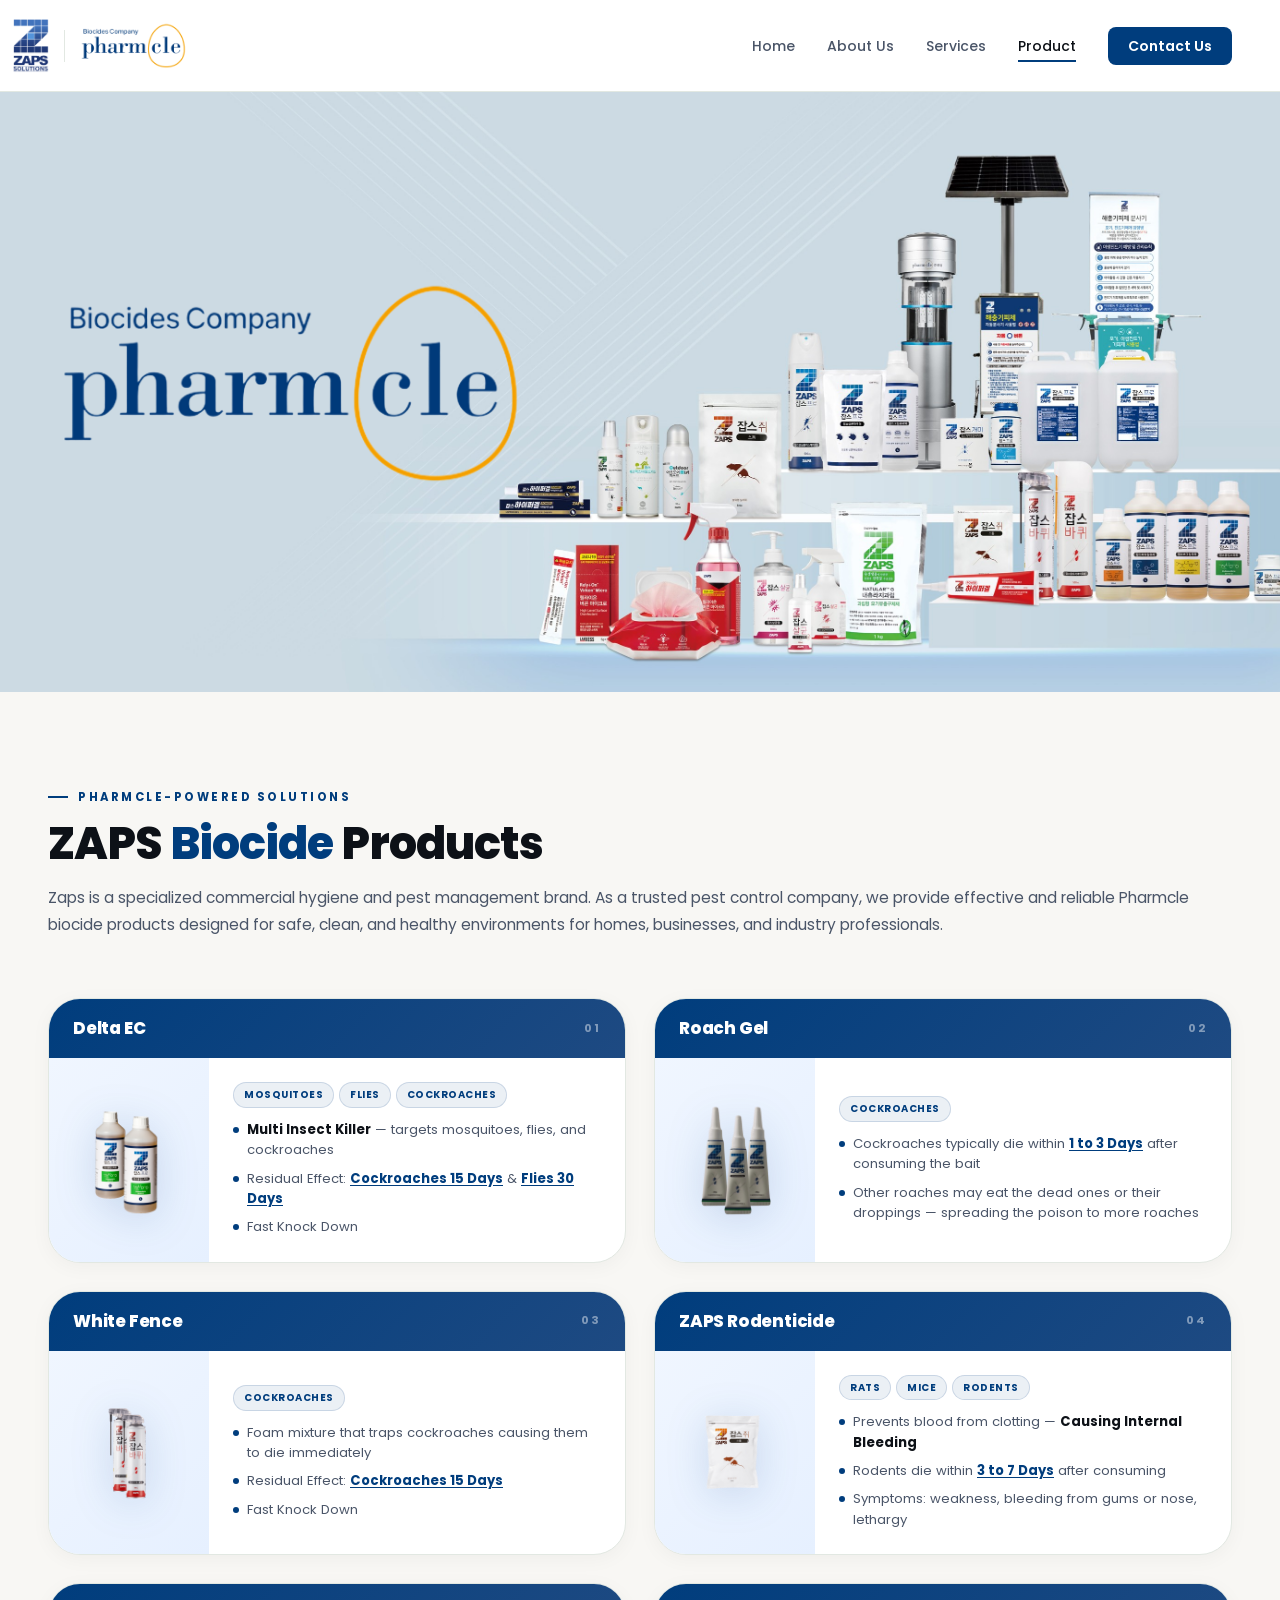
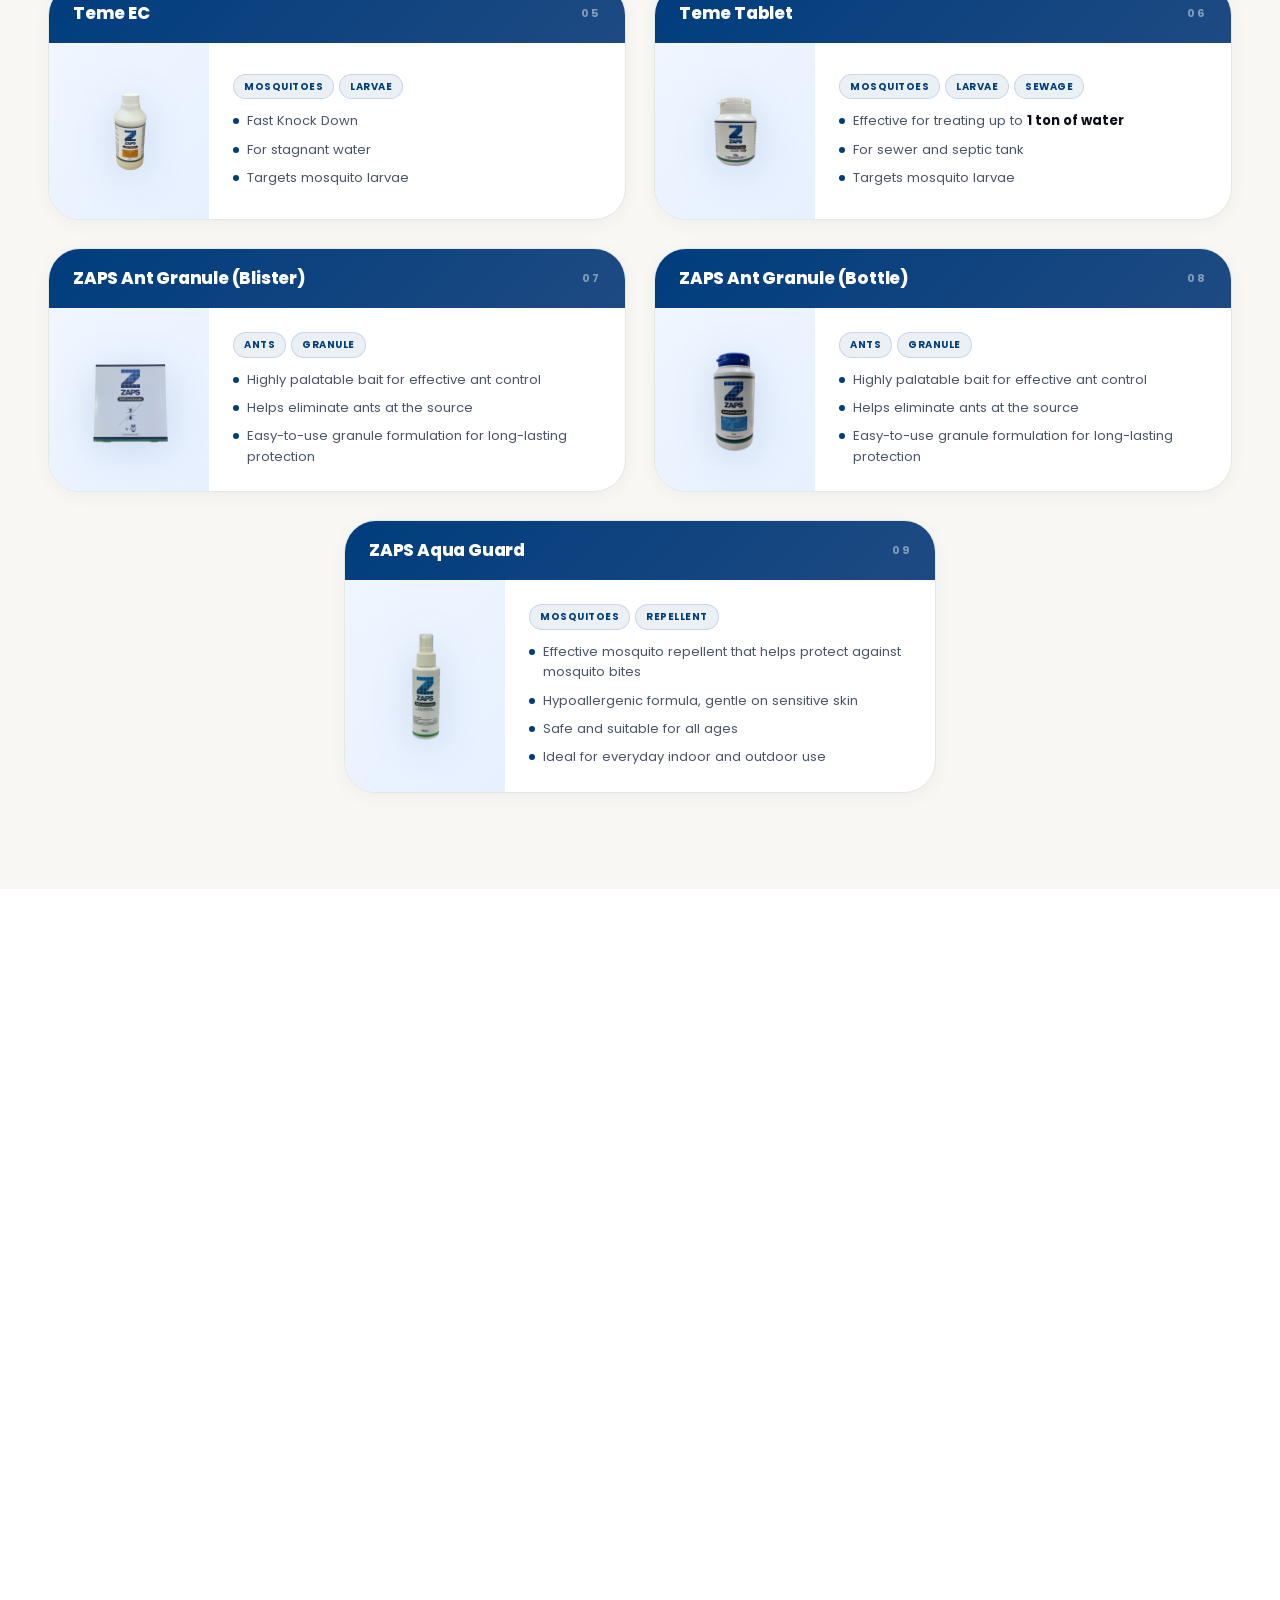
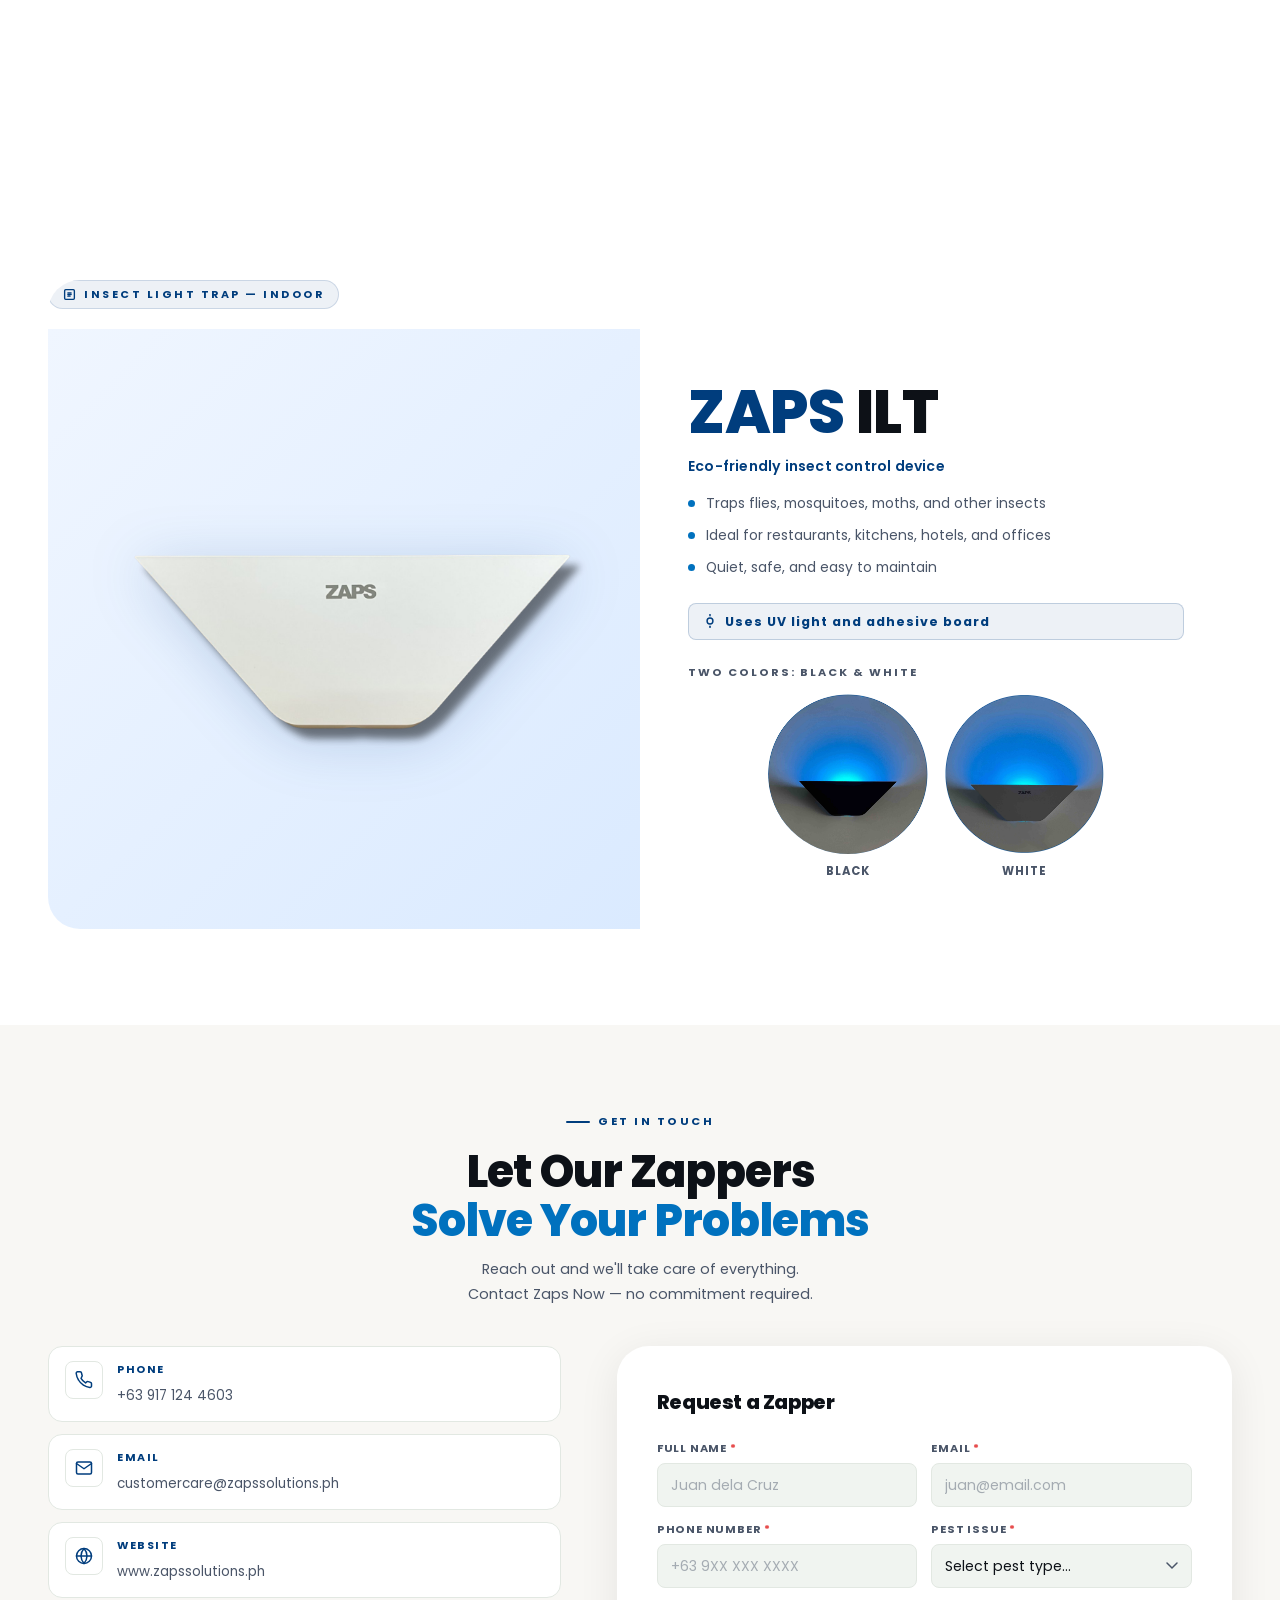
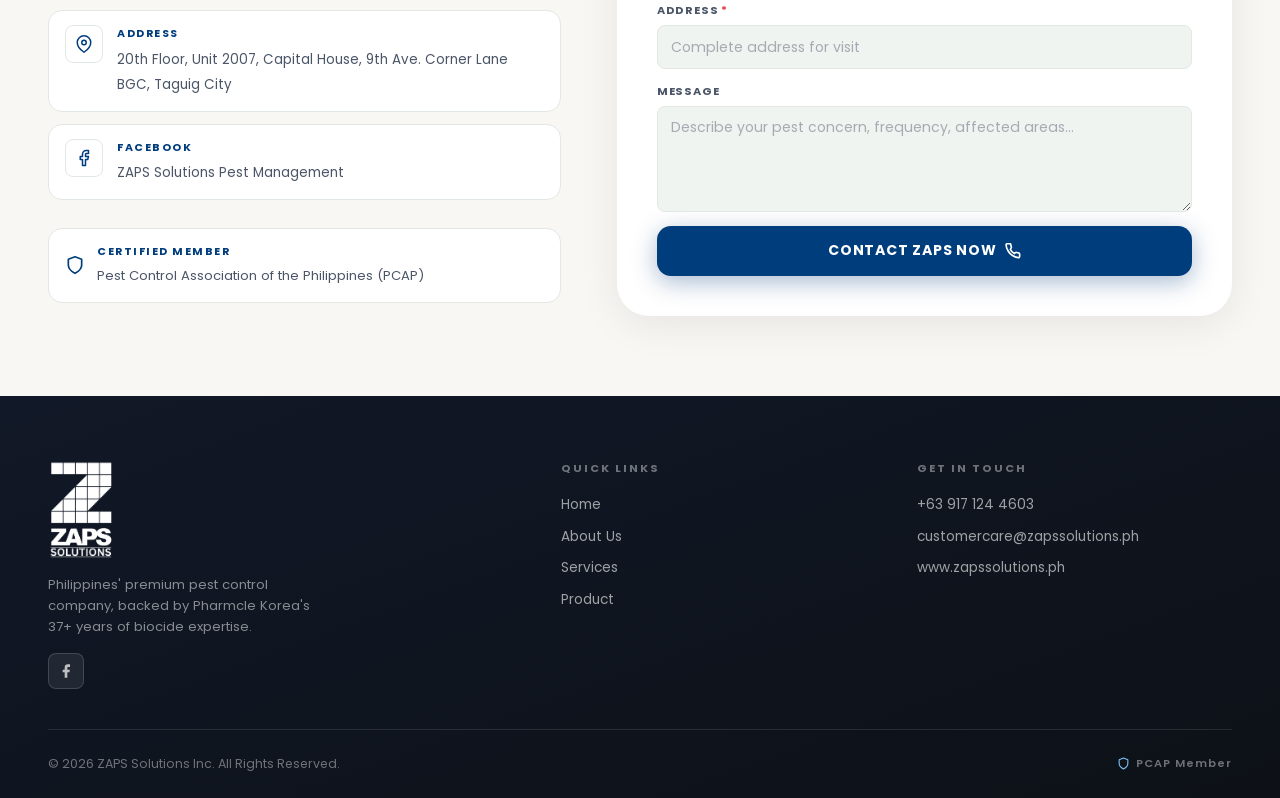
<file: products.html>
<!DOCTYPE html>
<html lang="en">
<head>
<meta charset="UTF-8">
<meta name="viewport" content="width=device-width, initial-scale=1.0">
<meta name="description" content="ZAPS Solutions Biocide Products — Pharmcle-powered pest control products including Delta EC, Roach Gel, White Fence, ZAPS Rodenticide, Teme EC, and Teme Tablet.">
<title>Products – ZAPS Solutions Inc.</title>
<link rel="icon" href="images/zaps_logo.png" type="image/png">
<link rel="preconnect" href="https://fonts.googleapis.com">
<link rel="preconnect" href="https://fonts.gstatic.com" crossorigin>
<link href="https://fonts.googleapis.com/css2?family=Poppins:wght@300;400;500;600;700;800&display=swap" rel="stylesheet">
<link rel="stylesheet" href="css/nav.css">
<style>
:root{
  --white:#ffffff;--off-white:#f8f7f4;--ink:#0d1117;--ink-2:#1c2530;--ink-muted:#4a5568;
  --accent:#003D7D;--accent-2:#002d60;--accent-light:#0071BE;--blue-deep:#0f2d52;--blue-mid:#1e4a82;
  --gold:#c9a227;--surface:#f0f4f0;--border:#e2e8e2;--nav-h:92px;
  --r-sm:8px;--r-md:14px;--r-lg:22px;--r-xl:32px;--max-w:1220px;--ease:cubic-bezier(0.16,1,0.3,1);
}
*,*::before,*::after{box-sizing:border-box;margin:0;padding:0}
html{scroll-behavior:smooth;scroll-padding-top:calc(var(--nav-h) + 16px);-webkit-text-size-adjust:100%}
body{font-family:'Poppins',sans-serif;background:var(--off-white);color:var(--ink);overflow-x:hidden;line-height:1.6}
img{display:block;max-width:100%}
a{color:inherit;text-decoration:none}
button{font-family:inherit;cursor:pointer}
#progress-bar{position:fixed;top:0;left:0;height:3px;width:0%;background:linear-gradient(90deg,var(--accent-light),var(--accent));z-index:2000;transition:width 0.1s linear}
@media(max-width:899px){
  .ilt-colors{display:flex;flex-wrap:nowrap;justify-content:center;gap:clamp(12px,4vw,24px)}
  .ilt-color-img{width:min(160px,38vw);height:min(160px,38vw)}
}

/* ── Pharmcle Hero Banner ── */
.pharmcle-banner{margin-top:var(--nav-h);position:relative;background:linear-gradient(135deg,#eef4fb 0%,#d8e9f8 50%,#c8def5 100%);overflow:hidden;min-height:clamp(420px,55vw,600px);display:flex;align-items:center;padding:clamp(56px,8vw,96px) clamp(16px,4vw,56px)}
.pharmcle-banner-img{position:absolute;inset:0;width:100%;height:100%;object-fit:cover;object-position:center;image-rendering:-webkit-optimize-contrast}
.pharmcle-banner-inner{position:relative;z-index:1;max-width:760px;margin:0}
.pharmcle-eyebrow{font-size:0.7rem;font-weight:700;letter-spacing:2.5px;text-transform:uppercase;color:var(--accent);margin-bottom:16px}
.pharmcle-logo-wrap{margin-bottom:20px}
.pharmcle-logo-wrap img{width:100%;max-width:480px;height:auto;display:block;margin-left:0}

/* ── Products Section ── */
.products-section{padding:clamp(64px,8vw,96px) clamp(16px,4vw,48px);background:var(--off-white)}
.products-inner{max-width:var(--max-w);margin:0 auto}
.products-header{margin-bottom:clamp(40px,5vw,60px)}
.products-eyebrow{display:flex;align-items:center;gap:10px;font-size:0.72rem;font-weight:700;letter-spacing:2.5px;text-transform:uppercase;color:var(--accent);margin-bottom:12px}
.products-eyebrow::before{content:'';width:20px;height:2px;background:var(--accent)}
.products-title{font-family:'Poppins',sans-serif;font-size:clamp(1.9rem,4vw,2.8rem);font-weight:800;color:var(--ink);letter-spacing:-1px;line-height:1.15;margin-bottom:14px}
.products-title .hl{color:var(--accent)}
.products-lead{font-size:0.97rem;color:var(--ink-muted);line-height:1.75;max-width:none}

/* ── Product Cards Grid ── */
.products-grid{display:grid;grid-template-columns:1fr;gap:24px}
@media(min-width:860px){.products-grid{grid-template-columns:1fr 1fr;gap:28px}}
.product-card-center{grid-column:1/-1;max-width:50%;margin:0 auto}

.product-card{
  background:var(--white);border:1px solid var(--border);
  border-radius:var(--r-xl);overflow:hidden;
  box-shadow:0 4px 20px rgba(0,0,0,0.04);
  transition:box-shadow 0.3s var(--ease),transform 0.3s var(--ease);
  display:flex;flex-direction:column;
}
.product-card:hover{box-shadow:0 12px 48px rgba(0,61,125,0.12);transform:translateY(-4px)}
.product-card-head{
  background:linear-gradient(135deg,var(--accent) 0%,var(--blue-mid) 100%);
  padding:16px 24px;display:flex;align-items:center;justify-content:space-between;gap:12px;
}
.product-card-name{font-size:1.05rem;font-weight:800;color:var(--white);letter-spacing:-0.2px}
.product-card-num{font-size:0.7rem;font-weight:700;letter-spacing:2px;color:rgba(255,255,255,0.45);text-transform:uppercase;flex-shrink:0}
.product-card-body{display:grid;grid-template-columns:1fr;flex:1}
@media(min-width:540px){.product-card-body{grid-template-columns:160px 1fr}}
.product-img-wrap{
  background:linear-gradient(135deg,#f0f6ff 0%,#e6f0ff 100%);
  display:flex;align-items:center;justify-content:center;
  padding:clamp(16px,4vw,28px) 20px;min-height:160px;
}
.product-img-wrap img{max-height:140px;width:auto;max-width:120px;object-fit:contain;filter:drop-shadow(0 6px 20px rgba(0,61,125,0.15))}
.product-content{padding:clamp(14px,4vw,24px);display:flex;flex-direction:column;justify-content:center}
.product-tags{display:flex;flex-wrap:wrap;gap:5px;margin-bottom:12px}
.product-tag{font-size:0.62rem;font-weight:700;letter-spacing:0.5px;text-transform:uppercase;padding:4px 10px;border-radius:20px;background:rgba(0,61,125,0.08);color:var(--accent);border:1px solid rgba(0,61,125,0.15);white-space:nowrap}
.product-features{list-style:none;display:flex;flex-direction:column;gap:8px}
.product-features li{position:relative;padding-left:14px;font-size:0.82rem;color:var(--ink-muted);line-height:1.55;text-align:left}
.product-features li::before{content:'';position:absolute;left:0;top:7px;width:6px;height:6px;border-radius:50%;background:var(--accent);flex-shrink:0}
.product-features li strong{color:var(--ink);font-weight:700}
.product-features li .hi{color:var(--ink);font-weight:700}
.product-features li .days{color:var(--accent);font-weight:700;text-decoration:underline;text-underline-offset:2px}
@media(max-width:539px){
  .product-card{border-radius:var(--r-lg)}
  .product-card-head{padding:12px 16px}
  .product-card-name{font-size:0.95rem}
  .product-img-wrap{min-height:140px;padding:14px}
  .product-img-wrap img{max-height:120px;max-width:100px}
  .product-content{padding:14px 16px}
  .product-tags{gap:4px;margin-bottom:10px}
  .product-tag{font-size:0.6rem;padding:3px 9px}
  .product-features li{font-size:0.8rem;padding-left:13px}
}

/* ── CTA Band ── */
.cta-band{
  background:linear-gradient(135deg,#0d2a5e 0%,#1a4a96 50%,#0d2a5e 100%);
  position:relative;overflow:hidden;
  padding:clamp(48px,7vw,80px) clamp(16px,4vw,48px);
  text-align:center;
}
.cta-band::before{
  content:'';position:absolute;inset:0;
  background:radial-gradient(ellipse at 60% 50%,rgba(100,180,255,0.12) 0%,transparent 65%);
}
.cta-band-content{position:relative;z-index:1;max-width:640px;margin:0 auto}
.cta-band h2{font-family:'Poppins',sans-serif;font-size:clamp(1.6rem,3.5vw,2.4rem);font-weight:800;color:var(--white);letter-spacing:-0.5px;margin-bottom:12px}
.cta-band p{font-size:0.97rem;color:rgba(255,255,255,0.8);line-height:1.7;margin-bottom:28px}
.btn-white{display:inline-flex;align-items:center;gap:9px;background:var(--white);color:var(--accent);padding:14px 34px;border-radius:var(--r-md);font-family:'Poppins',sans-serif;font-size:0.9rem;font-weight:700;transition:background 0.25s,color 0.25s,transform 0.2s,box-shadow 0.25s;box-shadow:0 6px 28px rgba(0,0,0,0.25)}
.btn-white:hover{background:var(--off-white);transform:translateY(-2px);box-shadow:0 12px 36px rgba(0,0,0,0.3)}

/* ── Reveal ── */
.reveal{opacity:0;transform:translateY(32px);transition:opacity 0.65s var(--ease),transform 0.65s var(--ease)}
.reveal.visible{opacity:1;transform:none}
.reveal-left{opacity:0;transform:translateX(-32px);transition:opacity 0.65s var(--ease),transform 0.65s var(--ease)}
.reveal-left.visible{opacity:1;transform:none}
.reveal-right{opacity:0;transform:translateX(32px);transition:opacity 0.65s var(--ease),transform 0.65s var(--ease)}
.reveal-right.visible{opacity:1;transform:none}
.delay-1{transition-delay:0.1s}.delay-2{transition-delay:0.18s}.delay-3{transition-delay:0.26s}
.delay-4{transition-delay:0.34s}.delay-5{transition-delay:0.42s}.delay-6{transition-delay:0.50s}

/* ── Contact Section ── */
#contact{position:relative;background:var(--off-white);padding:clamp(48px,7vw,80px) clamp(16px,4vw,48px);overflow:hidden}
.contact-grid{max-width:var(--max-w);margin:0 auto;display:grid;grid-template-columns:1fr;gap:40px;align-items:start;position:relative;z-index:1}
@media(min-width:900px){.contact-grid{grid-template-columns:1fr 1.2fr;gap:56px}}
.contact-eyebrow{display:inline-flex;align-items:center;gap:8px;font-size:0.7rem;font-weight:700;letter-spacing:2.5px;text-transform:uppercase;color:var(--accent);margin-bottom:16px}
.contact-eyebrow::before{content:'';width:24px;height:2px;background:var(--accent);border-radius:2px}
.contact-title{font-size:clamp(1.8rem,4vw,2.8rem);font-weight:800;line-height:1.1;letter-spacing:-1px;color:var(--ink);margin-bottom:12px}
.contact-title .hl{color:var(--accent-light)}
.contact-lead{font-size:0.9rem;color:var(--ink-muted);line-height:1.7;margin-bottom:36px;max-width:400px}
.info-cards{display:flex;flex-direction:column;gap:12px;margin-bottom:28px}
.info-card{display:flex;align-items:flex-start;gap:14px;background:var(--white);border:1px solid var(--border);border-radius:var(--r-md);padding:14px 16px;transition:background 0.25s,border-color 0.25s}
.info-card:hover{background:var(--surface);border-color:var(--accent-light)}
.info-card-icon{width:38px;height:38px;flex-shrink:0;background:var(--white);border:1px solid var(--border);border-radius:var(--r-sm);display:flex;align-items:center;justify-content:center;color:var(--accent)}
.info-card-text strong{display:block;font-size:0.68rem;font-weight:700;letter-spacing:1.5px;text-transform:uppercase;color:var(--accent);margin-bottom:3px}
.info-card-text span,.info-card-text a{font-size:0.84rem;color:var(--ink-muted);transition:color 0.2s}
.info-card-text a:hover{color:var(--ink)}
.pcap-glass{display:flex;align-items:center;gap:12px;background:var(--white);border:1px solid var(--border);border-radius:var(--r-md);padding:14px 16px}
.pcap-glass svg{color:var(--accent);flex-shrink:0}
.pcap-glass strong{display:block;font-size:0.68rem;letter-spacing:1.5px;text-transform:uppercase;color:var(--accent);margin-bottom:2px}
.pcap-glass span{font-size:0.82rem;color:var(--ink-muted)}
.contact-form-wrap{background:var(--white);border-radius:var(--r-xl);padding:clamp(20px,4vw,40px);box-shadow:0 8px 40px rgba(0,0,0,0.08);position:relative;z-index:1;width:100%;box-sizing:border-box}
.form-title{font-size:1.25rem;font-weight:800;color:var(--ink);margin-bottom:22px;letter-spacing:-0.4px}
.form-row{display:grid;grid-template-columns:1fr;gap:14px;margin-bottom:0}
@media(min-width:480px){.form-row{grid-template-columns:1fr 1fr}}
.form-group{display:flex;flex-direction:column;gap:5px;margin-bottom:14px}
.form-group label{font-size:0.7rem;font-weight:700;letter-spacing:0.8px;color:var(--ink-muted);text-transform:uppercase}
.form-group input,.form-group textarea,.form-group select{background:var(--surface);border:1.5px solid var(--border);border-radius:var(--r-sm);padding:10px 13px;color:var(--ink);font-family:'Poppins',sans-serif;font-size:0.88rem;outline:none;transition:border-color 0.2s,box-shadow 0.2s,background 0.2s;min-height:44px;-webkit-appearance:none;appearance:none;width:100%}
.form-group input::placeholder,.form-group textarea::placeholder{color:var(--ink-muted);opacity:0.45}
.form-group input:focus,.form-group textarea:focus,.form-group select:focus{border-color:var(--accent);background:#fff;box-shadow:0 0 0 3px rgba(0,61,125,0.1)}
.form-group input.error,.form-group textarea.error,.form-group select.error{border-color:#e53e3e;box-shadow:0 0 0 3px rgba(229,62,62,0.1)}
.field-error{font-size:0.7rem;color:#e53e3e;font-weight:600;display:none;margin-top:2px}
.field-error.show{display:block}
.form-group textarea{resize:vertical;min-height:90px}
.form-group select{background-image:url("data:image/svg+xml,%3Csvg xmlns='http://www.w3.org/2000/svg' width='12' height='8' viewBox='0 0 12 8'%3E%3Cpath d='M1 1l5 5 5-5' stroke='%234a5568' stroke-width='1.5' fill='none' stroke-linecap='round'/%3E%3C/svg%3E");background-repeat:no-repeat;background-position:right 13px center;padding-right:36px;cursor:pointer}
.submit-btn{width:100%;background:var(--accent);color:#fff;border:none;padding:14px 20px;border-radius:var(--r-md);margin-top:4px;font-family:'Poppins',sans-serif;font-size:0.88rem;font-weight:700;letter-spacing:0.8px;text-transform:uppercase;cursor:pointer;transition:background 0.25s,transform 0.2s,box-shadow 0.25s;box-shadow:0 6px 24px rgba(0,61,125,0.35);display:flex;align-items:center;justify-content:center;gap:8px;min-height:50px}
.submit-btn:hover:not(:disabled){background:var(--accent-2);transform:translateY(-2px);box-shadow:0 10px 32px rgba(0,61,125,0.45)}
.submit-btn:disabled{opacity:0.75;cursor:not-allowed;transform:none}
.btn-spinner{width:18px;height:18px;border:2px solid rgba(255,255,255,0.35);border-top-color:#fff;border-radius:50%;animation:spin 0.7s linear infinite;display:none;flex-shrink:0}
@keyframes spin{to{transform:rotate(360deg)}}
.submit-btn.loading .btn-spinner{display:block}
.submit-btn.loading .btn-text{opacity:0.7}

/* ── ILT Section ── */
.ilt-section{background:var(--white);padding:clamp(64px,8vw,96px) clamp(16px,4vw,48px)}
.ilt-inner{max-width:var(--max-w);margin:0 auto}
.ilt-header{margin-bottom:clamp(48px,6vw,72px);text-align:center}
.ilt-block{border-radius:var(--r-xl);overflow:hidden;margin-bottom:40px}
.ilt-block:last-child{margin-bottom:0}
.ilt-block-label{display:inline-flex;align-items:center;gap:8px;font-size:0.68rem;font-weight:700;letter-spacing:2.5px;text-transform:uppercase;color:var(--accent);background:rgba(0,61,125,0.07);border:1px solid rgba(0,61,125,0.15);border-radius:20px;padding:5px 14px;margin-bottom:20px}
.ilt-layout{display:grid;grid-template-columns:1fr;gap:0}
@media(min-width:760px){.ilt-layout{grid-template-columns:1fr 1fr}}
.ilt-img-wrap{background:linear-gradient(135deg,#f0f6ff 0%,#daeaff 100%);display:flex;align-items:center;justify-content:center;padding:clamp(32px,5vw,56px) clamp(20px,4vw,48px);min-height:280px}
.ilt-img-wrap img{max-height:320px;width:auto;max-width:100%;object-fit:contain;filter:drop-shadow(0 8px 28px rgba(0,61,125,0.18))}
.ilt-info{padding:clamp(28px,4vw,48px);display:flex;flex-direction:column;justify-content:center;background:var(--white)}
.ilt-product-name{font-size:clamp(1.6rem,3.5vw,2.4rem);font-weight:800;color:var(--ink);letter-spacing:-0.5px;margin-bottom:8px;line-height:1.15}
.ilt-specs{display:flex;gap:16px;margin-bottom:20px;flex-wrap:wrap}
.ilt-spec{font-size:0.82rem;font-weight:600;color:var(--ink-muted);background:var(--surface);border:1px solid var(--border);border-radius:var(--r-sm);padding:4px 12px}
.ilt-tagline{font-size:0.88rem;font-weight:600;color:var(--accent);margin-bottom:14px;letter-spacing:0.2px}
.ilt-features{list-style:none;display:flex;flex-direction:column;gap:10px;margin-bottom:24px}
.ilt-features li{position:relative;padding-left:18px;font-size:0.87rem;color:var(--ink-muted);line-height:1.6}
.ilt-features li::before{content:'';position:absolute;left:0;top:8px;width:7px;height:7px;border-radius:50%;background:var(--accent-light);flex-shrink:0}
.ilt-features li strong{color:var(--ink);font-weight:700}
.ilt-highlight{display:inline-flex;align-items:center;gap:8px;font-size:0.78rem;font-weight:700;letter-spacing:1px;color:var(--accent);background:rgba(0,61,125,0.07);border:1px solid rgba(0,61,125,0.2);border-radius:var(--r-sm);padding:8px 14px;margin-bottom:24px}
.ilt-colors-title{font-size:0.7rem;font-weight:700;letter-spacing:2px;text-transform:uppercase;color:var(--ink-muted);margin-bottom:12px}
.ilt-colors{display:flex;gap:16px;flex-wrap:wrap;justify-content:center}
.ilt-color{display:flex;flex-direction:column;align-items:center;gap:8px}
.ilt-color-img{width:160px;height:160px;border-radius:50%;overflow:hidden}
.ilt-color-img img{width:100%;height:100%;object-fit:cover}
.ilt-color-label{font-size:0.72rem;font-weight:700;letter-spacing:1px;text-transform:uppercase;color:var(--ink-muted)}
/* iZap Pro: image right on desktop */
.izap-pro .ilt-layout{direction:rtl}
.izap-pro .ilt-layout>*{direction:ltr}
.izap-pro .ilt-img-wrap{background:linear-gradient(135deg,#eef4fb 0%,#d8e8f8 100%)}
.ilt-ilt-img-full{padding:clamp(28px,4vw,48px);display:flex;flex-direction:column;align-items:center}
.ilt-ilt-img-full img{max-width:700px;width:100%;height:auto;object-fit:contain;filter:drop-shadow(0 8px 28px rgba(0,61,125,0.2))}

/* ── Footer ── */
footer{background:linear-gradient(160deg,#111827 0%,#0d1117 100%);padding:clamp(40px,6vw,64px) clamp(16px,4vw,48px) 24px}
.footer-inner{max-width:var(--max-w);margin:0 auto;display:grid;grid-template-columns:1fr;gap:40px;text-align:left}
@media(min-width:640px){.footer-inner{grid-template-columns:1.5fr 1fr 1fr;text-align:left}}
.footer-logo{height:100px;width:auto;filter:brightness(0) invert(1);margin-bottom:14px;display:block;margin-left:0;margin-right:0}
@media(min-width:640px){.footer-logo{margin-left:0;margin-right:0}}
.footer-tagline{font-size:0.82rem;color:rgba(255,255,255,0.5);line-height:1.6;max-width:280px;margin:0}
@media(min-width:640px){.footer-tagline{margin:0}}
.footer-socials{display:flex;gap:8px;margin-top:16px;justify-content:flex-start}
@media(min-width:640px){.footer-socials{justify-content:flex-start}}
.footer-social-btn{display:flex;align-items:center;justify-content:center;width:36px;height:36px;border-radius:8px;background:rgba(255,255,255,0.08);border:1px solid rgba(255,255,255,0.15);color:rgba(255,255,255,0.7);transition:background 0.2s,color 0.2s}
.footer-social-btn:hover{background:rgba(255,255,255,0.16);color:#fff}
.footer-col-title{font-size:0.7rem;font-weight:700;letter-spacing:2px;text-transform:uppercase;color:rgba(255,255,255,0.4);margin-bottom:16px}
.footer-links{display:flex;flex-direction:column;gap:10px;align-items:center}
@media(min-width:640px){.footer-links{align-items:flex-start}}
.footer-links a{font-size:0.85rem;color:rgba(255,255,255,0.6);transition:color 0.2s}
.footer-links a:hover{color:var(--white)}
.footer-bottom{max-width:var(--max-w);margin:40px auto 0;padding-top:24px;border-top:1px solid rgba(255,255,255,0.10);display:flex;flex-wrap:wrap;gap:12px;align-items:center;justify-content:space-between}
.footer-copy{font-size:0.78rem;color:rgba(255,255,255,0.4)}
.footer-pcap{display:flex;align-items:center;gap:6px;font-size:0.7rem;color:rgba(255,255,255,0.4);font-weight:600;letter-spacing:1px}
.footer-pcap svg{color:#7dc4f8}
</style>
</head>
<body>
<div id="progress-bar"></div>
<div id="nav-placeholder"></div>

<!-- ═══ PHARMCLE BANNER ═══ -->
<div class="pharmcle-banner">
  <img src="images/about-bg.jpg" alt="" class="pharmcle-banner-img" loading="eager" decoding="sync" fetchpriority="high">
  <div class="pharmcle-banner-inner">
    <div class="pharmcle-logo-wrap">
      <img src="images/Biocides_logo.png" alt="Pharmcle — Korea's Top Biocides Company" loading="eager">
    </div>
  </div>
</div>

<!-- ═══ PRODUCTS SECTION ═══ -->
<section class="products-section" aria-label="ZAPS Biocide Products">
  <div class="products-inner">
    <div class="products-header reveal">
      <div class="products-eyebrow">Pharmcle-Powered Solutions</div>
      <h2 class="products-title">ZAPS <span class="hl">Biocide</span> Products</h2>
      <p class="products-lead">Zaps is a specialized commercial hygiene and pest management brand. As a trusted pest control company, we provide effective and reliable Pharmcle biocide products designed for safe, clean, and healthy environments for homes, businesses, and industry professionals.</p>
    </div>

    <div class="products-grid">

      <!-- Delta EC -->
      <div class="product-card">
        <div class="product-card-head">
          <span class="product-card-name">Delta EC</span>
          <span class="product-card-num">01</span>
        </div>
        <div class="product-card-body">
          <div class="product-img-wrap">
            <img src="images/Delta EC.png" alt="Delta EC" loading="eager">
          </div>
          <div class="product-content">
            <div class="product-tags">
              <span class="product-tag">Mosquitoes</span>
              <span class="product-tag">Flies</span>
              <span class="product-tag">Cockroaches</span>
            </div>
            <ul class="product-features">
              <li><strong>Multi Insect Killer</strong> — targets mosquitoes, flies, and cockroaches</li>
              <li>Residual Effect: <span class="days">Cockroaches 15 Days</span> &amp; <span class="days">Flies 30 Days</span></li>
              <li>Fast Knock Down</li>
            </ul>
          </div>
        </div>
      </div>

      <!-- Roach Gel -->
      <div class="product-card">
        <div class="product-card-head">
          <span class="product-card-name">Roach Gel</span>
          <span class="product-card-num">02</span>
        </div>
        <div class="product-card-body">
          <div class="product-img-wrap">
            <img src="images/Roach Gel.png" alt="Roach Gel" loading="eager">
          </div>
          <div class="product-content">
            <div class="product-tags">
              <span class="product-tag">Cockroaches</span>
            </div>
            <ul class="product-features">
              <li>Cockroaches typically die within <span class="days">1 to 3 Days</span> after consuming the bait</li>
              <li>Other roaches may eat the dead ones or their droppings — spreading the poison to more roaches</li>
            </ul>
          </div>
        </div>
      </div>

      <!-- White Fence -->
      <div class="product-card">
        <div class="product-card-head">
          <span class="product-card-name">White Fence</span>
          <span class="product-card-num">03</span>
        </div>
        <div class="product-card-body">
          <div class="product-img-wrap">
            <img src="images/White Fence.png" alt="White Fence" loading="eager">
          </div>
          <div class="product-content">
            <div class="product-tags">
              <span class="product-tag">Cockroaches</span>
            </div>
            <ul class="product-features">
              <li>Foam mixture that traps cockroaches causing them to die immediately</li>
              <li>Residual Effect: <span class="days">Cockroaches 15 Days</span></li>
              <li>Fast Knock Down</li>
            </ul>
          </div>
        </div>
      </div>

      <!-- ZAPS Rodenticide -->
      <div class="product-card">
        <div class="product-card-head">
          <span class="product-card-name">ZAPS Rodenticide</span>
          <span class="product-card-num">04</span>
        </div>
        <div class="product-card-body">
          <div class="product-img-wrap">
            <img src="images/ZAPS Rodenticide.png" alt="ZAPS Rodenticide" loading="eager">
          </div>
          <div class="product-content">
            <div class="product-tags">
              <span class="product-tag">Rats</span>
              <span class="product-tag">Mice</span>
              <span class="product-tag">Rodents</span>
            </div>
            <ul class="product-features">
              <li>Prevents blood from clotting — <span class="hi">Causing Internal Bleeding</span></li>
              <li>Rodents die within <span class="days">3 to 7 Days</span> after consuming</li>
              <li>Symptoms: weakness, bleeding from gums or nose, lethargy</li>
            </ul>
          </div>
        </div>
      </div>

      <!-- Teme EC -->
      <div class="product-card">
        <div class="product-card-head">
          <span class="product-card-name">Teme EC</span>
          <span class="product-card-num">05</span>
        </div>
        <div class="product-card-body">
          <div class="product-img-wrap">
            <img src="images/Teme EC.png" alt="Teme EC" loading="eager">
          </div>
          <div class="product-content">
            <div class="product-tags">
              <span class="product-tag">Mosquitoes</span>
              <span class="product-tag">Larvae</span>
            </div>
            <ul class="product-features">
              <li>Fast Knock Down</li>
              <li>For stagnant water</li>
              <li>Targets mosquito larvae</li>
            </ul>
          </div>
        </div>
      </div>

      <!-- Teme Tablet -->
      <div class="product-card">
        <div class="product-card-head">
          <span class="product-card-name">Teme Tablet</span>
          <span class="product-card-num">06</span>
        </div>
        <div class="product-card-body">
          <div class="product-img-wrap">
            <img src="images/Teme Tablet.png" alt="Teme Tablet" loading="eager">
          </div>
          <div class="product-content">
            <div class="product-tags">
              <span class="product-tag">Mosquitoes</span>
              <span class="product-tag">Larvae</span>
              <span class="product-tag">Sewage</span>
            </div>
            <ul class="product-features">
              <li>Effective for treating up to <strong>1 ton of water</strong></li>
              <li>For sewer and septic tank</li>
              <li>Targets mosquito larvae</li>
            </ul>
          </div>
        </div>
      </div>

      <!-- ZAPS Ant Granule (Blister) -->
      <div class="product-card">
        <div class="product-card-head">
          <span class="product-card-name">ZAPS Ant Granule (Blister)</span>
          <span class="product-card-num">07</span>
        </div>
        <div class="product-card-body">
          <div class="product-img-wrap">
            <img src="images/ANTS Granule Blister.png" alt="ZAPS Ant Granule Blister" loading="lazy">
          </div>
          <div class="product-content">
            <div class="product-tags">
              <span class="product-tag">Ants</span>
              <span class="product-tag">Granule</span>
            </div>
            <ul class="product-features">
              <li>Highly palatable bait for effective ant control</li>
              <li>Helps eliminate ants at the source</li>
              <li>Easy-to-use granule formulation for long-lasting protection</li>
            </ul>
          </div>
        </div>
      </div>

      <!-- ZAPS Ant Granule (Bottle) -->
      <div class="product-card">
        <div class="product-card-head">
          <span class="product-card-name">ZAPS Ant Granule (Bottle)</span>
          <span class="product-card-num">08</span>
        </div>
        <div class="product-card-body">
          <div class="product-img-wrap">
            <img src="images/ANTS Granule Bottle.png" alt="ZAPS Ant Granule Bottle" loading="lazy">
          </div>
          <div class="product-content">
            <div class="product-tags">
              <span class="product-tag">Ants</span>
              <span class="product-tag">Granule</span>
            </div>
            <ul class="product-features">
              <li>Highly palatable bait for effective ant control</li>
              <li>Helps eliminate ants at the source</li>
              <li>Easy-to-use granule formulation for long-lasting protection</li>
            </ul>
          </div>
        </div>
      </div>

      <!-- ZAPS Aqua Guard -->
      <div class="product-card product-card-center">
        <div class="product-card-head">
          <span class="product-card-name">ZAPS Aqua Guard</span>
          <span class="product-card-num">09</span>
        </div>
        <div class="product-card-body">
          <div class="product-img-wrap">
            <img src="images/Aqua Guard.png" alt="ZAPS Aqua Guard" loading="lazy">
          </div>
          <div class="product-content">
            <div class="product-tags">
              <span class="product-tag">Mosquitoes</span>
              <span class="product-tag">Repellent</span>
            </div>
            <ul class="product-features">
              <li>Effective mosquito repellent that helps protect against mosquito bites</li>
              <li>Hypoallergenic formula, gentle on sensitive skin</li>
              <li>Safe and suitable for all ages</li>
              <li>Ideal for everyday indoor and outdoor use</li>
            </ul>
          </div>
        </div>
      </div>
          </div>
        </div>
      </div>

    </div>
  </div>
</section>

<!-- ═══ INSECT LIGHT TRAPS SECTION ═══ -->
<section class="ilt-section" aria-label="ZAPS Insect Light Traps">
  <div class="ilt-inner">

    <div class="ilt-header reveal">
      <div class="products-eyebrow" style="justify-content:center">ZAPS Devices</div>
      <h2 class="products-title">Insect <span class="hl">Light Traps</span></h2>
      <p class="products-lead" style="margin:0 auto;text-align:center;max-width:none">Advanced UV-powered devices for continuous, chemical-free flying insect control. <br>Built for outdoor and indoor environments.</p>
    </div>

    <!-- iZap Pro -->
    <div class="ilt-block izap-pro reveal">
      <div class="ilt-block-label">
        <svg width="13" height="13" viewBox="0 0 24 24" fill="none" stroke="currentColor" stroke-width="2.5" stroke-linecap="round" stroke-linejoin="round" aria-hidden="true"><circle cx="12" cy="12" r="5"/><line x1="12" y1="1" x2="12" y2="3"/><line x1="12" y1="21" x2="12" y2="23"/><line x1="4.22" y1="4.22" x2="5.64" y2="5.64"/><line x1="18.36" y1="18.36" x2="19.78" y2="19.78"/><line x1="1" y1="12" x2="3" y2="12"/><line x1="21" y1="12" x2="23" y2="12"/><line x1="4.22" y1="19.78" x2="5.64" y2="18.36"/><line x1="18.36" y1="5.64" x2="19.78" y2="4.22"/></svg>
        Insect Light Trap — Outdoor
      </div>
      <div class="ilt-ilt-img-full">
        <h3 class="ilt-product-name" style="text-align:center;margin-bottom:24px;font-size:clamp(2.4rem,6vw,3.8rem)">i<span style="color:var(--accent)">ZAP</span> Pro</h3>
        <img src="images/IZap Pro.png" alt="iZap Pro Outdoor Insect Light Trap" loading="eager">
      </div>
    </div>

    <!-- ZAPS ILT -->
    <div class="ilt-block zaps-ilt reveal">
      <div class="ilt-block-label">
        <svg width="13" height="13" viewBox="0 0 24 24" fill="none" stroke="currentColor" stroke-width="2.5" stroke-linecap="round" stroke-linejoin="round" aria-hidden="true"><rect x="3" y="3" width="18" height="18" rx="2"/><path d="M9 9h6M9 12h6M9 15h4"/></svg>
        Insect Light Trap — Indoor
      </div>
      <div class="ilt-layout">
        <div class="ilt-img-wrap">
          <img src="images/zapsILT.png" alt="ZAPS ILT Indoor Insect Light Trap" loading="eager">
        </div>
        <div class="ilt-info">
          <h3 class="ilt-product-name" style="font-size:clamp(2.4rem,6vw,3.8rem)"><span style="color:var(--accent)">ZAPS</span> ILT</h3>
          <p class="ilt-tagline">Eco-friendly insect control device</p>
          <ul class="ilt-features">
            <li>Traps flies, mosquitoes, moths, and other insects</li>
            <li>Ideal for restaurants, kitchens, hotels, and offices</li>
            <li>Quiet, safe, and easy to maintain</li>
          </ul>
          <div class="ilt-highlight">
            <svg width="14" height="14" viewBox="0 0 24 24" fill="none" stroke="currentColor" stroke-width="2.5" stroke-linecap="round" stroke-linejoin="round" aria-hidden="true"><circle cx="12" cy="12" r="5"/><line x1="12" y1="1" x2="12" y2="3"/><line x1="12" y1="21" x2="12" y2="23"/></svg>
            Uses UV light and adhesive board
          </div>
          <p class="ilt-colors-title">Two Colors: Black &amp; White</p>
          <div class="ilt-colors">
            <div class="ilt-color">
              <div class="ilt-color-img"><img src="images/Black.png" alt="ZAPS ILT — Black" loading="lazy"></div>
              <span class="ilt-color-label">Black</span>
            </div>
            <div class="ilt-color">
              <div class="ilt-color-img"><img src="images/white.png" alt="ZAPS ILT — White" loading="lazy"></div>
              <span class="ilt-color-label">White</span>
            </div>
          </div>
        </div>
      </div>
    </div>

  </div>
</section>

<section id="contact" aria-label="Contact Us">
  <div class="contact-header reveal" style="text-align:center;margin-bottom:40px;">
    <p class="contact-eyebrow" style="justify-content:center;">Get In Touch</p>
    <h2 class="contact-title">Let Our Zappers<br><span class="hl">Solve Your Problems</span></h2>
    <p class="contact-lead" style="max-width:none;margin:0 auto 0;">Reach out and we'll take care of everything.<br>Contact Zaps Now — no commitment required.</p>
  </div>
  <div class="contact-grid">

    <div class="contact-info-side">

      <div class="info-cards">
        <div class="info-card">
          <div class="info-card-icon" aria-hidden="true">
            <svg width="18" height="18" viewBox="0 0 24 24" fill="none" stroke="currentColor" stroke-width="2" stroke-linecap="round" stroke-linejoin="round"><path d="M22 16.92v3a2 2 0 0 1-2.18 2 19.79 19.79 0 0 1-8.63-3.07A19.5 19.5 0 0 1 4.69 12a19.79 19.79 0 0 1-3.07-8.67A2 2 0 0 1 3.77 1h3a2 2 0 0 1 2 1.72c.127.96.361 1.903.7 2.81a2 2 0 0 1-.45 2.11L8.09 9.91a16 16 0 0 0 6 6l1.27-1.27a2 2 0 0 1 2.11-.45c.907.339 1.85.573 2.81.7A2 2 0 0 1 22 16.92z"/></svg>
          </div>
          <div class="info-card-text">
            <strong>Phone</strong>
            <span><a href="tel:+639171244603">+63 917 124 4603</a></span>
          </div>
        </div>
        <div class="info-card">
          <div class="info-card-icon" aria-hidden="true">
            <svg width="18" height="18" viewBox="0 0 24 24" fill="none" stroke="currentColor" stroke-width="2" stroke-linecap="round" stroke-linejoin="round"><path d="M4 4h16c1.1 0 2 .9 2 2v12c0 1.1-.9 2-2 2H4c-1.1 0-2-.9-2-2V6c0-1.1.9-2 2-2z"/><polyline points="22,6 12,13 2,6"/></svg>
          </div>
          <div class="info-card-text">
            <strong>Email</strong>
            <span><a href="mailto:customercare@zapssolutions.ph">customercare@zapssolutions.ph</a></span>
          </div>
        </div>
        <div class="info-card">
          <div class="info-card-icon" aria-hidden="true">
            <svg width="18" height="18" viewBox="0 0 24 24" fill="none" stroke="currentColor" stroke-width="2" stroke-linecap="round" stroke-linejoin="round"><circle cx="12" cy="12" r="10"/><line x1="2" y1="12" x2="22" y2="12"/><path d="M12 2a15.3 15.3 0 0 1 4 10 15.3 15.3 0 0 1-4 10 15.3 15.3 0 0 1-4-10 15.3 15.3 0 0 1 4-10z"/></svg>
          </div>
          <div class="info-card-text">
            <strong>Website</strong>
            <span><a href="https://www.zapssolutions.ph" target="_blank" rel="noopener">www.zapssolutions.ph</a></span>
          </div>
        </div>
        <div class="info-card">
          <div class="info-card-icon" aria-hidden="true">
            <svg width="18" height="18" viewBox="0 0 24 24" fill="none" stroke="currentColor" stroke-width="2" stroke-linecap="round" stroke-linejoin="round"><path d="M21 10c0 7-9 13-9 13s-9-6-9-13a9 9 0 0 1 18 0z"/><circle cx="12" cy="10" r="3"/></svg>
          </div>
          <div class="info-card-text">
            <strong>Address</strong>
            <span>20th Floor, Unit 2007, Capital House, 9th Ave. Corner Lane BGC, Taguig City</span>
          </div>
        </div>
        <div class="info-card">
          <div class="info-card-icon" aria-hidden="true">
            <svg width="18" height="18" viewBox="0 0 24 24" fill="none" stroke="currentColor" stroke-width="2" stroke-linecap="round" stroke-linejoin="round"><path d="M18 2h-3a5 5 0 0 0-5 5v3H7v4h3v8h4v-8h3l1-4h-4V7a1 1 0 0 1 1-1h3z"/></svg>
          </div>
          <div class="info-card-text">
            <strong>Facebook</strong>
            <span><a href="https://web.facebook.com/ZAPSSolutionsInc/?_rdc=1&_rdr#" target="_blank" rel="noopener">ZAPS Solutions Pest Management</a></span>
          </div>
        </div>
      </div>

      <div class="pcap-glass">
        <svg width="20" height="20" viewBox="0 0 24 24" fill="none" stroke="currentColor" stroke-width="2" stroke-linecap="round" stroke-linejoin="round" aria-hidden="true"><path d="M12 22s8-4 8-10V5l-8-3-8 3v7c0 6 8 10 8 10z"/></svg>
        <div>
          <strong>Certified Member</strong>
          <span>Pest Control Association of the Philippines (PCAP)</span>
        </div>
      </div>
    </div>

    <div class="contact-form-wrap">
      <h3 class="form-title">Request a Zapper</h3>
      <form id="contact-form" action="https://formsubmit.co/customercare@zapssolutions.ph" method="POST" novalidate>
        <input type="hidden" name="_captcha"  value="false">
        <input type="hidden" name="_subject"  value="New Pest Control Inquiry — ZAPS Solutions">
        <input type="hidden" name="_template" value="table">
        <input type="hidden" name="_next"     value="https://shinano21.github.io/Web_Zaps/thankyou.html">
        <input type="text"   name="_honey"    style="display:none" tabindex="-1" autocomplete="off">

        <div class="form-row" style="margin-bottom:14px">
          <div class="form-group" style="margin-bottom:0">
            <label for="f-name">Full Name <span aria-hidden="true" style="color:#e53e3e">*</span></label>
            <input id="f-name" name="Full Name" type="text" placeholder="Juan dela Cruz" autocomplete="name" required>
            <span class="field-error" id="err-name">Please enter your full name.</span>
          </div>
          <div class="form-group" style="margin-bottom:0">
            <label for="f-email">Email <span aria-hidden="true" style="color:#e53e3e">*</span></label>
            <input id="f-email" name="Email" type="email" placeholder="juan@email.com" autocomplete="email" required>
            <span class="field-error" id="err-email">Please enter a valid email.</span>
          </div>
        </div>

        <div class="form-row" style="margin-bottom:14px">
          <div class="form-group" style="margin-bottom:0">
            <label for="f-phone">Phone Number <span aria-hidden="true" style="color:#e53e3e">*</span></label>
            <input id="f-phone" name="Phone Number" type="tel" placeholder="+63 9XX XXX XXXX" autocomplete="tel" required>
            <span class="field-error" id="err-phone">Please enter your phone number.</span>
          </div>
          <div class="form-group" style="margin-bottom:0">
            <label for="f-pest">Pest Issue <span aria-hidden="true" style="color:#e53e3e">*</span></label>
            <select id="f-pest" name="Pest Issue" required>
              <option value="">Select pest type…</option>
              <option>Cockroaches</option>
              <option>Termites</option>
              <option>Rats</option>
              <option>Mosquitoes</option>
              <option>Bed Bugs</option>
              <option>Ants</option>
              <option>Other</option>
            </select>
            <span class="field-error" id="err-pest">Please select a pest issue.</span>
          </div>
        </div>

        <div class="form-group">
          <label for="f-address">Address <span aria-hidden="true" style="color:#e53e3e">*</span></label>
          <input id="f-address" name="Address" type="text" placeholder="Complete address for visit" autocomplete="street-address" required>
          <span class="field-error" id="err-address">Please enter your address.</span>
        </div>

        <div class="form-group">
          <label for="f-message">Message</label>
          <textarea id="f-message" name="Message" placeholder="Describe your pest concern, frequency, affected areas…" rows="4"></textarea>
        </div>

        <button class="submit-btn" type="submit" id="submit-btn">
          <span class="btn-text">Contact Zaps Now</span>
          <span class="btn-spinner" aria-hidden="true"></span>
          <svg class="btn-icon" width="16" height="16" viewBox="0 0 24 24" fill="none" stroke="currentColor" stroke-width="2.5" stroke-linecap="round" stroke-linejoin="round" aria-hidden="true"><path d="M22 16.92v3a2 2 0 0 1-2.18 2 19.79 19.79 0 0 1-8.63-3.07A19.5 19.5 0 0 1 4.69 12a19.79 19.79 0 0 1-3.07-8.67A2 2 0 0 1 3.77 1h3a2 2 0 0 1 2 1.72c.127.96.361 1.903.7 2.81a2 2 0 0 1-.45 2.11L8.09 9.91a16 16 0 0 0 6 6l1.27-1.27a2 2 0 0 1 2.11-.45c.907.339 1.85.573 2.81.7A2 2 0 0 1 22 16.92z"/></svg>
        </button>
      </form>
    </div>

  </div>
</section>

<div id="site-footer"></div>

<script>
(function(){
'use strict';
document.addEventListener('DOMContentLoaded',function(){fetch('footer.html').then(function(r){return r.text()}).then(function(html){var el=document.getElementById('site-footer');if(el)el.innerHTML=html}).catch(function(){})});
const bar=document.getElementById('progress-bar');
function updateProgress(){const s=window.scrollY,d=document.documentElement.scrollHeight-window.innerHeight;bar.style.width=(d>0?(s/d)*100:0)+'%'}
window.addEventListener('scroll',updateProgress,{passive:true});
function setupNav(){
var nav=document.getElementById('main-nav'),menuBtn=document.getElementById('menu-btn'),sidebar=document.getElementById('nav-sidebar'),overlay=document.getElementById('nav-overlay'),closeBtn=document.getElementById('sidebar-close');
window.addEventListener('scroll',function(){if(nav)nav.classList.toggle('scrolled',window.scrollY>40)},{passive:true});
if(menuBtn&&sidebar&&overlay){
  function openSidebar(){sidebar.classList.add('open');overlay.classList.add('open');menuBtn.setAttribute('aria-expanded','true');document.body.style.overflow='hidden';if(closeBtn)closeBtn.focus()}
  function closeSidebar(){sidebar.classList.remove('open');overlay.classList.remove('open');menuBtn.setAttribute('aria-expanded','false');document.body.style.overflow='';menuBtn.focus()}
  menuBtn.addEventListener('click',openSidebar);overlay.addEventListener('click',closeSidebar);
  if(closeBtn)closeBtn.addEventListener('click',closeSidebar);
  sidebar.querySelectorAll('a').forEach(function(a){a.addEventListener('click',closeSidebar)});
  document.addEventListener('keydown',function(e){if(e.key==='Escape'&&sidebar.classList.contains('open'))closeSidebar()});
}
}
function loadNav(){
  fetch('nav.html')
    .then(function(r){return r.text()})
    .then(function(html){
      var el=document.getElementById('nav-placeholder');
      if(el){
        el.outerHTML=html;
        setupNav();
        document.querySelectorAll('[data-nav="product"]').forEach(function(a){a.classList.add('active')});
      }
    })
    .catch(function(){});
}
loadNav();
const allReveal=document.querySelectorAll('.reveal,.reveal-left,.reveal-right');
if('IntersectionObserver' in window){const obs=new IntersectionObserver(function(entries){entries.forEach(function(e){if(e.isIntersecting){e.target.classList.add('visible');obs.unobserve(e.target)}})},{threshold:0.08,rootMargin:'0px 0px -40px 0px'});allReveal.forEach(function(el){obs.observe(el)})}else{allReveal.forEach(function(el){el.classList.add('visible')})}
// ── Contact form ──
var form=document.getElementById('contact-form');
if(form){
  var btn=document.getElementById('submit-btn');
  var fields={
    name:{el:document.getElementById('f-name'),err:document.getElementById('err-name'),validate:function(v){return v.trim().length>=2}},
    email:{el:document.getElementById('f-email'),err:document.getElementById('err-email'),validate:function(v){return /^[^\s@]+@[^\s@]+\.[^\s@]+$/.test(v.trim())}},
    phone:{el:document.getElementById('f-phone'),err:document.getElementById('err-phone'),validate:function(v){return v.trim().length>=7}},
    pest:{el:document.getElementById('f-pest'),err:document.getElementById('err-pest'),validate:function(v){return v!==''}},
    address:{el:document.getElementById('f-address'),err:document.getElementById('err-address'),validate:function(v){return v.trim().length>=5}}
  };
  Object.values(fields).forEach(function(f){
    f.el.addEventListener('input',function(){f.el.classList.remove('error');f.err.classList.remove('show')});
    f.el.addEventListener('change',function(){f.el.classList.remove('error');f.err.classList.remove('show')});
  });
  form.addEventListener('submit',function(e){
    var valid=true;
    Object.values(fields).forEach(function(f){
      if(!f.validate(f.el.value)){f.el.classList.add('error');f.err.classList.add('show');valid=false}
      else{f.el.classList.remove('error');f.err.classList.remove('show')}
    });
    if(!valid){e.preventDefault();var firstErr=form.querySelector('.error');if(firstErr)firstErr.scrollIntoView({behavior:'smooth',block:'center'});return}
    btn.disabled=true;btn.classList.add('loading');btn.querySelector('.btn-text').textContent='Sending…';
    var icon=btn.querySelector('.btn-icon');if(icon)icon.style.display='none';
  });
}
})();
</script>
<script>
if ("serviceWorker" in navigator) {
  navigator.serviceWorker.register("./sw.js").then(function(reg) {
    if (!sessionStorage.getItem("sw-session")) {
      sessionStorage.setItem("sw-session", "1");
      var ctrl = navigator.serviceWorker.controller;
      if (ctrl) ctrl.postMessage("clear");
    }
  });
}
</script>
</body>
</html>
</file>
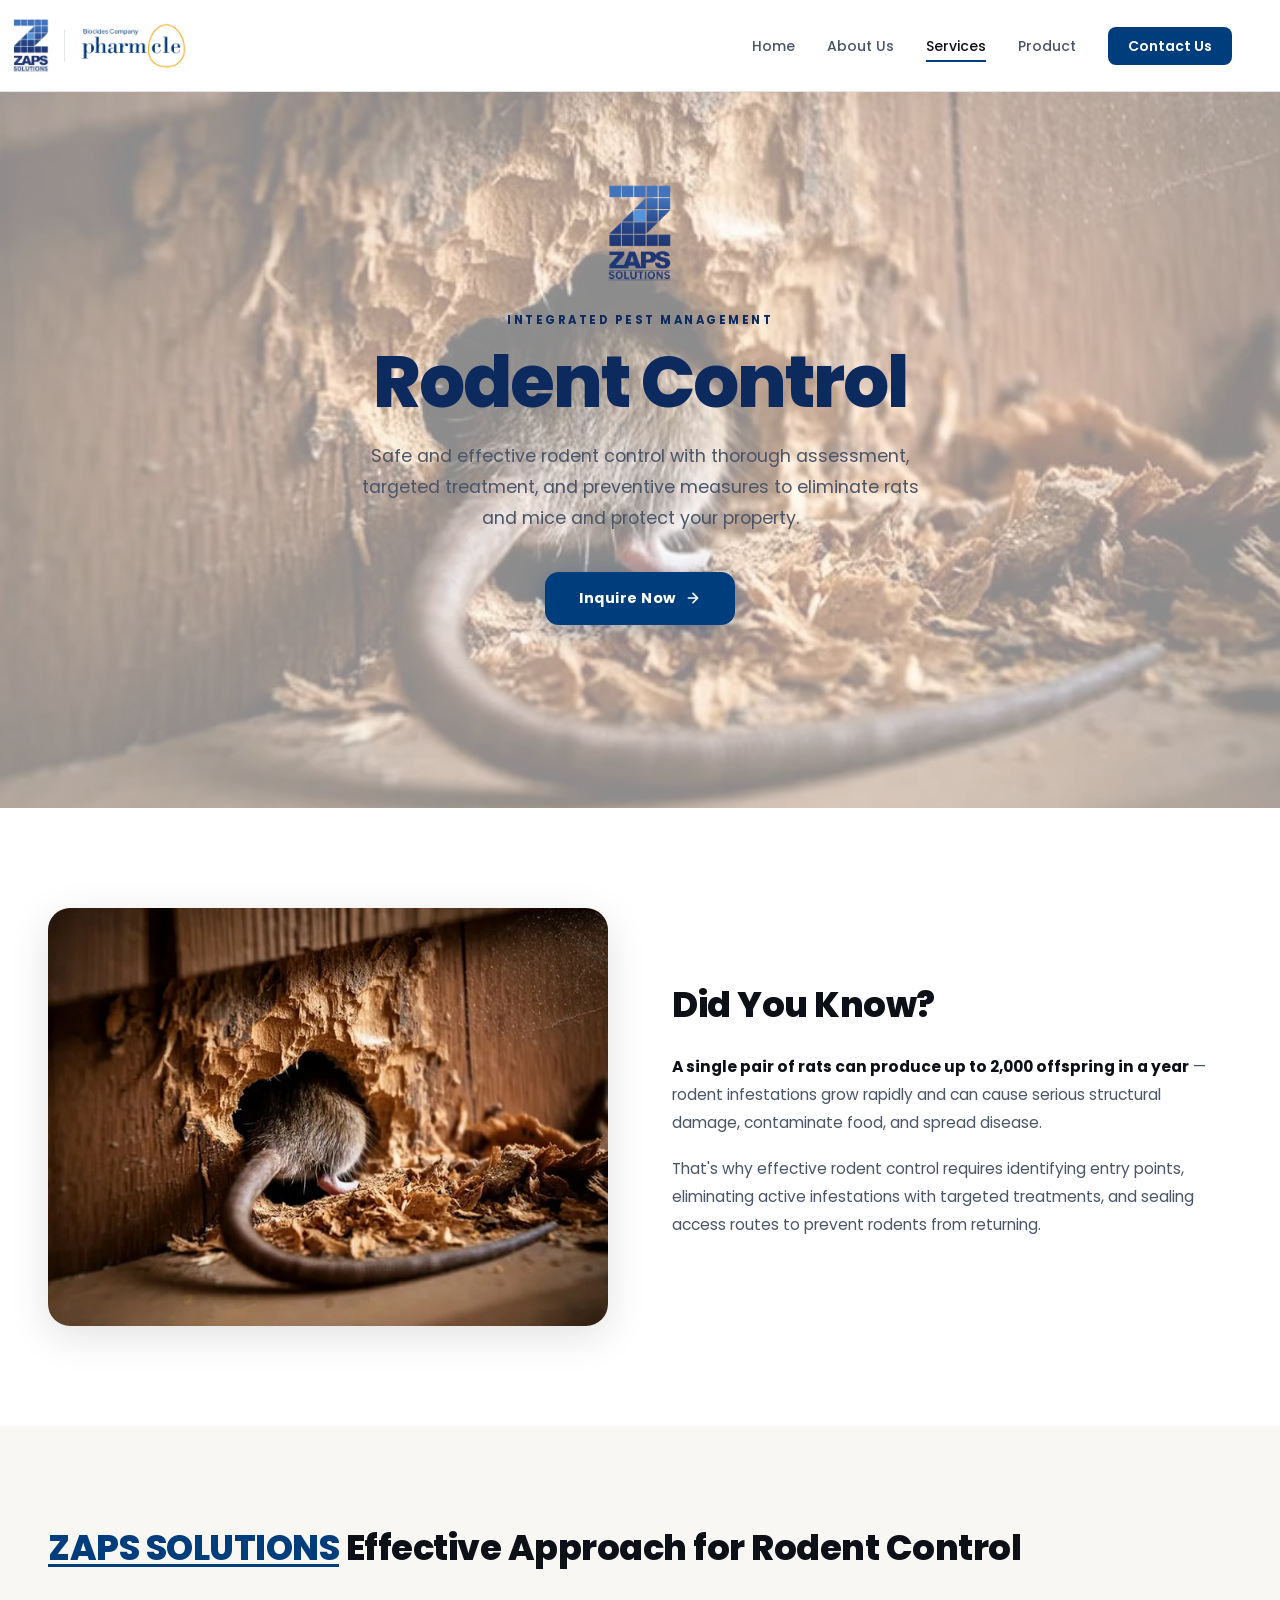
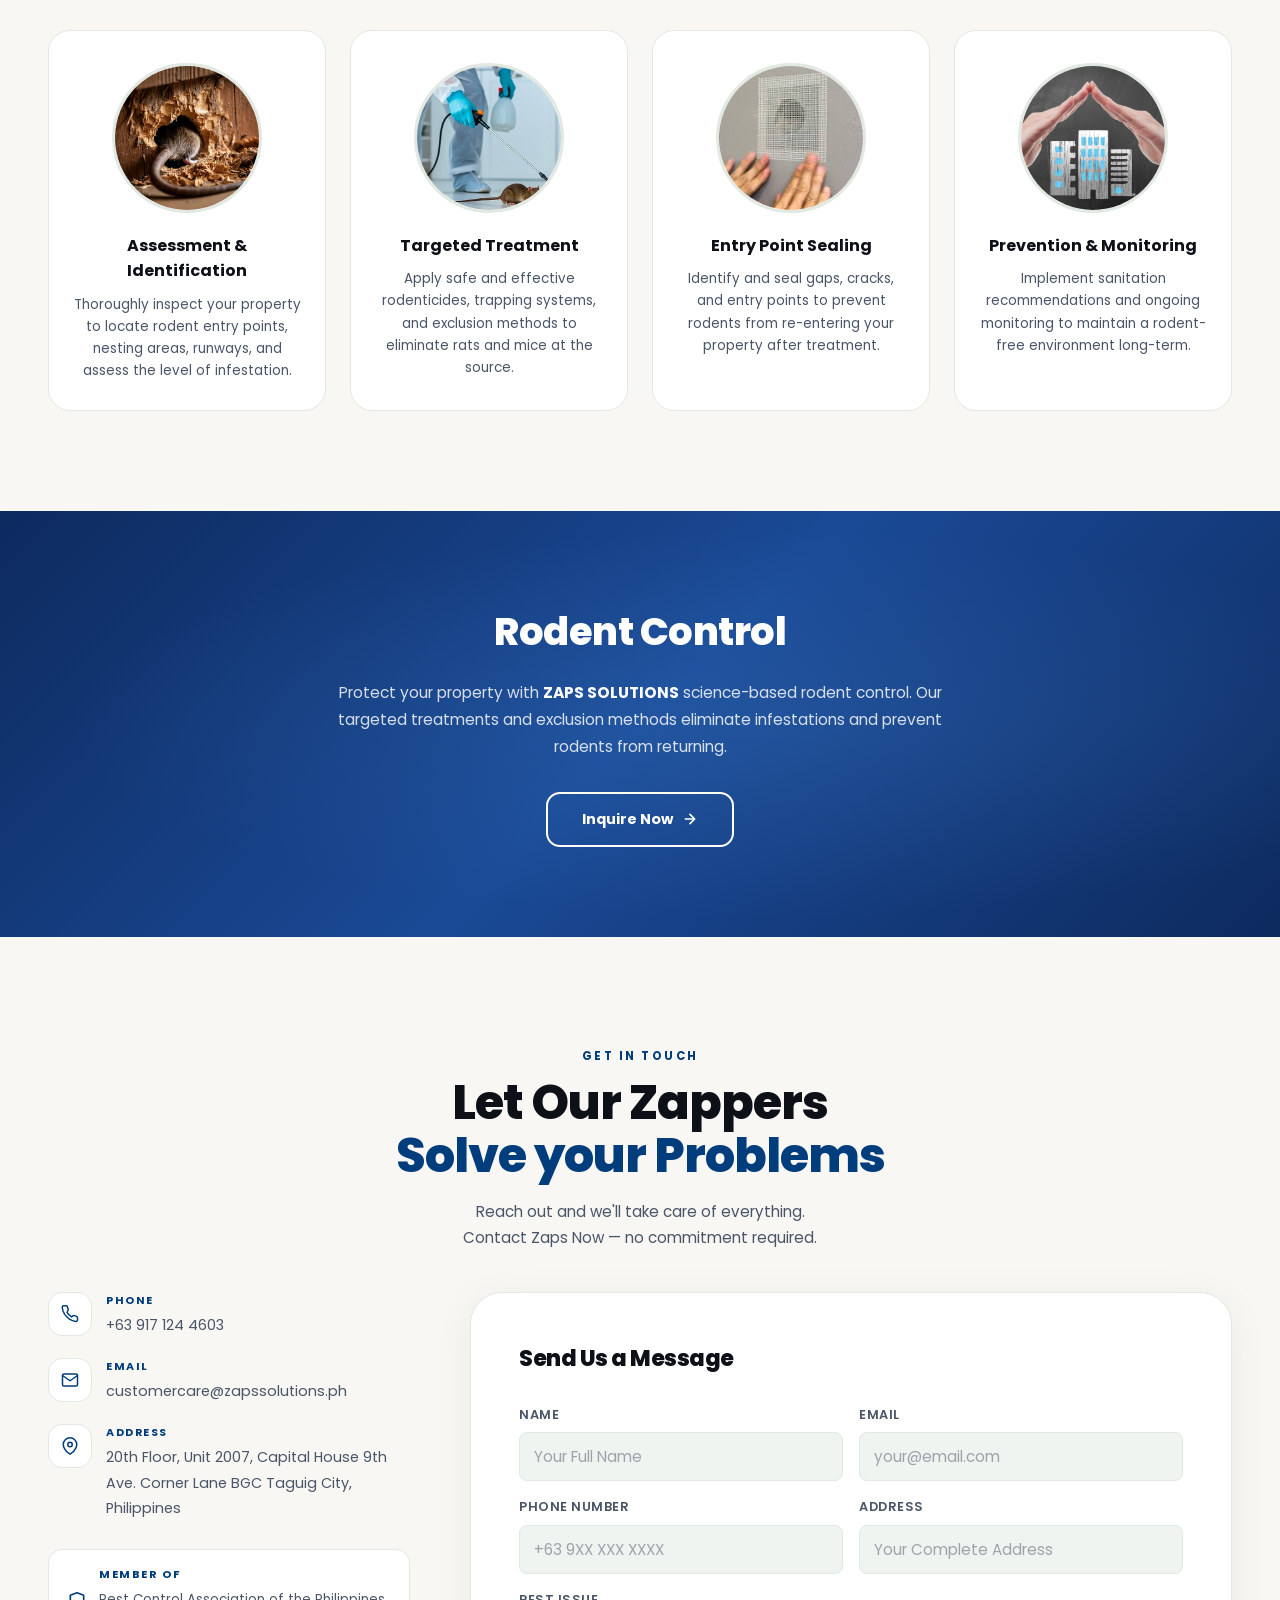
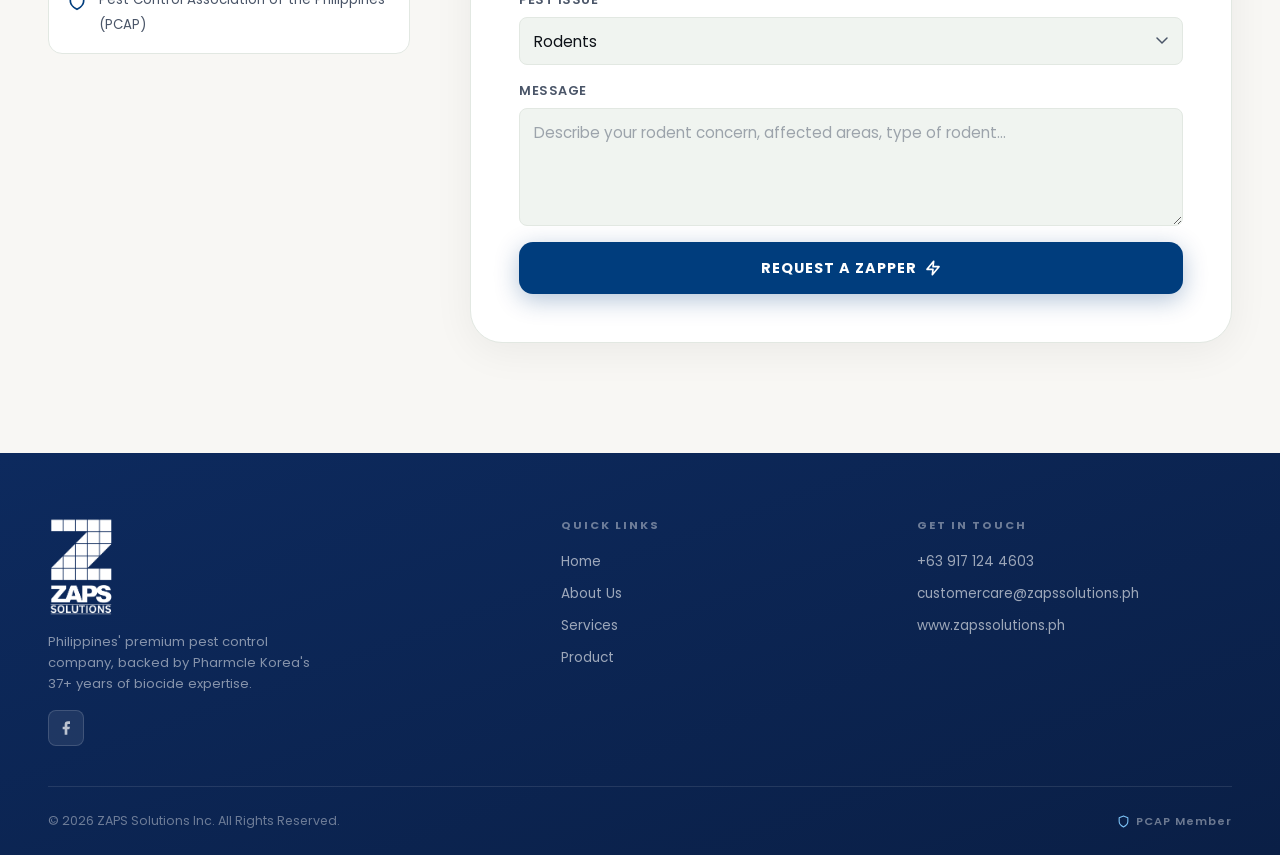
<file: rodent.html>
<!DOCTYPE html>
<html lang="en">
<head>
<meta charset="UTF-8">
<meta name="viewport" content="width=device-width, initial-scale=1.0">
<meta name="description" content="ZAPS Solutions Rodent Control — Safe and effective rat and mice control with thorough assessment, targeted treatment, and preventive measures to protect your property.">
<title>Rodent Control – ZAPS Solutions Inc.</title>
    <link rel="icon" href="images/zaps_logo.png" type="image/png">
<link rel="preconnect" href="https://fonts.googleapis.com">
<link rel="preconnect" href="https://fonts.gstatic.com" crossorigin>
<link href="https://fonts.googleapis.com/css2?family=Poppins:wght@300;400;500;600;700;800&display=swap" rel="stylesheet">
<link rel="stylesheet" href="css/nav.css">
<style>
:root{
  --white:#ffffff;--off-white:#f8f7f4;--ink:#0d1117;--ink-2:#1c2530;--ink-muted:#4a5568;
  --accent:#003D7D;--accent-2:#002d60;--accent-light:#0071BE;--blue-deep:#0f2d52;--blue-mid:#1e4a82;
  --surface:#f0f4f0;--border:#e2e8e2;--nav-h:92px;
  --r-sm:8px;--r-md:14px;--r-lg:22px;--r-xl:32px;--max-w:1220px;--ease:cubic-bezier(0.16,1,0.3,1);
}
*,*::before,*::after{box-sizing:border-box;margin:0;padding:0}
html{scroll-behavior:smooth;scroll-padding-top:calc(var(--nav-h) + 16px);-webkit-text-size-adjust:100%}
body{font-family:'Poppins',sans-serif;background:var(--off-white);color:var(--ink);overflow-x:hidden;line-height:1.6}
img{display:block;max-width:100%}
a{color:inherit;text-decoration:none}
button{font-family:inherit;cursor:pointer}
#progress-bar{position:fixed;top:0;left:0;height:3px;width:0%;background:linear-gradient(90deg,var(--accent-light),var(--accent));z-index:2000;transition:width 0.1s linear}
.hero{position:relative;min-height:calc(100vh - var(--nav-h));display:flex;align-items:center;justify-content:center;padding:clamp(40px,7vw,80px) clamp(16px,4vw,48px);text-align:center;overflow:hidden}
.hero-bg{position:absolute;inset:0;background-image:url('images/rodent.jpg');background-size:cover;background-position:center;transform:scale(1.05);transition:transform 12s ease}
.hero-bg.loaded{transform:scale(1)}
.hero-overlay{position:absolute;inset:0;background:rgba(255,255,255,0.55)}
.hero-content{position:relative;z-index:2;max-width:760px;margin:0 auto}
.hero-brand{display:flex;flex-direction:column;align-items:center;gap:10px;margin-bottom:28px}
.hero-brand img{height:100px;width:auto}
.hero-eyebrow{font-size:0.72rem;font-weight:700;letter-spacing:2.5px;text-transform:uppercase;color:#0d2a5e;margin-bottom:14px}
.hero-title{font-family:'Poppins',sans-serif;font-size:clamp(2.4rem,6vw,4.5rem);font-weight:800;line-height:1.05;letter-spacing:-2px;color:#0d2a5e;margin:12px 0 22px}
.hero-sub{font-size:clamp(0.95rem,2vw,1.1rem);color:#4a5568;line-height:1.75;margin-bottom:38px;max-width:580px;margin-left:0;margin-right:0}
.hero-btn{display:inline-flex;align-items:center;gap:9px;background:var(--accent);color:var(--white);padding:15px 34px;border-radius:var(--r-md);font-family:'Poppins',sans-serif;font-size:0.9rem;font-weight:700;letter-spacing:0.5px;transition:background 0.25s,transform 0.2s,box-shadow 0.25s;box-shadow:0 6px 28px rgba(0,61,125,0.35)}
.hero-btn:hover{background:var(--accent-2);transform:translateY(-2px);box-shadow:0 12px 36px rgba(0,61,125,0.45)}
.dyk-section{background:var(--white);padding:clamp(64px,8vw,100px) clamp(16px,4vw,48px)}
.dyk-inner{max-width:var(--max-w);margin:0 auto;display:grid;grid-template-columns:1fr;gap:48px;align-items:center}
@media(min-width:900px){.dyk-inner{grid-template-columns:1fr 1fr;gap:64px}}
.dyk-img-wrap img{width:100%;height:100%;object-fit:cover;border-radius:var(--r-lg);box-shadow:0 10px 40px rgba(0,0,0,0.12);min-height:320px}
.dyk-text h2{font-family:'Poppins',sans-serif;font-size:clamp(1.6rem,3.5vw,2.2rem);font-weight:800;color:var(--ink);margin-bottom:20px;letter-spacing:-0.5px}
.dyk-text p{font-size:0.97rem;color:var(--ink-muted);line-height:1.8;margin-bottom:18px}
.dyk-text p strong{font-weight:700;color:var(--ink)}
.approach-section{background:var(--off-white);padding:clamp(64px,8vw,100px) clamp(16px,4vw,48px)}
.approach-inner{max-width:var(--max-w);margin:0 auto}
.approach-heading{text-align:left;margin-bottom:clamp(40px,5vw,60px)}
.approach-heading h2{font-family:'Poppins',sans-serif;font-size:clamp(1.5rem,3.5vw,2.2rem);font-weight:800;color:var(--ink);letter-spacing:-0.5px;line-height:1.25}
.approach-heading h2 .hl{color:var(--accent);text-decoration:underline;text-underline-offset:4px}
.approach-grid{display:grid;grid-template-columns:1fr;gap:24px}
@media(min-width:540px){.approach-grid{grid-template-columns:1fr 1fr}}
@media(min-width:700px){.approach-grid{grid-template-columns:repeat(3,1fr)}}
@media(min-width:900px){.approach-grid{grid-template-columns:repeat(4,1fr)}}
.approach-card{background:var(--white);border:1px solid var(--border);border-radius:var(--r-lg);padding:32px 24px 28px;text-align:center;transition:box-shadow 0.25s,transform 0.25s}
.approach-card:hover{box-shadow:0 12px 40px rgba(0,0,0,0.10);transform:translateY(-4px)}
.approach-card-img-wrap{width:150px;height:150px;border-radius:50%;overflow:hidden;margin:0 auto 20px;border:3px solid var(--border)}
.approach-card-img-wrap img{width:100%;height:100%;object-fit:cover}
.approach-card h3{font-family:'Poppins',sans-serif;font-size:1rem;font-weight:700;color:var(--ink);margin-bottom:10px}
.approach-card p{font-size:0.84rem;color:var(--ink-muted);line-height:1.65}
.cta-band{position:relative;overflow:hidden;padding:clamp(60px,7vw,90px) clamp(16px,4vw,48px);text-align:center}
.cta-band-bg{position:absolute;inset:0;background:linear-gradient(135deg,#0d2a5e 0%,#1a4a96 50%,#0d2a5e 100%)}
.cta-band-overlay{position:absolute;inset:0;background:radial-gradient(ellipse at 60% 50%,rgba(100,180,255,0.12) 0%,transparent 65%)}
.cta-band-content{position:relative;z-index:2;max-width:640px;margin:0 auto}
.cta-band-content h2{font-family:'Poppins',sans-serif;font-size:clamp(1.6rem,3.5vw,2.4rem);font-weight:800;color:var(--white);letter-spacing:-0.5px;margin-bottom:16px}
.cta-band-content p{font-size:0.97rem;color:rgba(255,255,255,0.82);margin-bottom:32px;line-height:1.75}
.cta-band-content p strong{font-weight:700;color:var(--white)}
.btn-outline-white{display:inline-flex;align-items:center;gap:9px;background:transparent;color:var(--white);padding:14px 34px;border-radius:var(--r-md);border:2px solid var(--white);font-family:'Poppins',sans-serif;font-size:0.9rem;font-weight:700;transition:background 0.25s,color 0.25s,transform 0.2s}
.btn-outline-white:hover{background:var(--white);color:var(--accent);transform:translateY(-2px)}
#contact{background:var(--off-white);padding:clamp(72px,9vw,110px) clamp(16px,4vw,48px)}
.contact-inner{max-width:var(--max-w);margin:0 auto}
.contact-grid{display:grid;grid-template-columns:1fr;gap:clamp(32px,5vw,60px);align-items:start}
@media(min-width:900px){.contact-grid{grid-template-columns:1fr 1.3fr}}
.contact-title{font-family:'Poppins',sans-serif;font-size:clamp(28px,5vw,48px);font-weight:800;line-height:1.1;letter-spacing:-1px;color:var(--ink);margin-bottom:16px}
.contact-title .hl{color:var(--accent)}
.contact-lead{font-size:0.95rem;color:var(--ink-muted);line-height:1.75;margin-bottom:36px;max-width:440px}
.info-item{display:flex;gap:14px;align-items:flex-start;margin-bottom:20px}
.info-icon{width:44px;height:44px;flex-shrink:0;background:var(--white);border:1px solid var(--border);border-radius:var(--r-md);display:flex;align-items:center;justify-content:center;color:var(--accent)}
.info-text strong{display:block;font-size:0.68rem;letter-spacing:1.5px;text-transform:uppercase;color:var(--accent);margin-bottom:3px;font-weight:700}
.info-text span{font-size:0.9rem;color:var(--ink-muted)}
.pcap-badge{display:flex;align-items:center;gap:12px;background:var(--white);border:1px solid var(--border);border-radius:var(--r-md);padding:16px 18px;margin-top:28px}
.pcap-badge svg{color:var(--accent);flex-shrink:0}
.pcap-badge-text strong{display:block;font-size:0.7rem;letter-spacing:1.5px;text-transform:uppercase;color:var(--accent);margin-bottom:2px}
.pcap-badge-text span{font-size:0.83rem;color:var(--ink-muted)}
.contact-form{background:var(--white);border:1px solid var(--border);border-radius:var(--r-xl);padding:clamp(24px,5vw,48px);box-shadow:0 8px 40px rgba(0,0,0,0.06)}
.form-title{font-family:'Poppins',sans-serif;font-size:1.4rem;font-weight:800;color:var(--ink);margin-bottom:28px;letter-spacing:-0.5px}
.eyebrow{font-size:0.72rem;font-weight:700;letter-spacing:2.5px;text-transform:uppercase;color:var(--accent);margin-bottom:12px}
.form-row{display:grid;grid-template-columns:1fr;gap:16px;margin-bottom:16px}
@media(min-width:540px){.form-row{grid-template-columns:1fr 1fr}}
.form-group{display:flex;flex-direction:column;gap:7px;margin-bottom:16px}
.form-group label{font-size:0.8rem;font-weight:600;letter-spacing:0.5px;color:var(--ink-muted);text-transform:uppercase}
.form-group input,.form-group textarea,.form-group select{background:var(--surface);border:1px solid var(--border);border-radius:var(--r-sm);padding:12px 14px;color:var(--ink);font-family:'Poppins',sans-serif;font-size:0.95rem;outline:none;transition:border-color 0.2s,box-shadow 0.2s;min-height:48px;-webkit-appearance:none;appearance:none}
.form-group input:focus,.form-group textarea:focus,.form-group select:focus{border-color:var(--accent);box-shadow:0 0 0 3px rgba(0,61,125,0.1);background:var(--white)}
.form-group textarea{resize:vertical;min-height:110px}
.form-group select{background-image:url("data:image/svg+xml,%3Csvg xmlns='http://www.w3.org/2000/svg' width='12' height='8' viewBox='0 0 12 8'%3E%3Cpath d='M1 1l5 5 5-5' stroke='%234a5568' stroke-width='1.5' fill='none' stroke-linecap='round'/%3E%3C/svg%3E");background-repeat:no-repeat;background-position:right 14px center;padding-right:38px;background-color:var(--surface);cursor:pointer}
.form-group select option{background:var(--white);color:var(--ink)}
.form-group input::placeholder,.form-group textarea::placeholder{color:var(--ink-muted);opacity:0.5}
.submit-btn{width:100%;background:var(--accent);color:var(--white);border:none;padding:15px;border-radius:var(--r-md);font-family:'Poppins',sans-serif;font-size:0.9rem;font-weight:700;letter-spacing:1px;text-transform:uppercase;transition:background 0.25s,transform 0.2s,box-shadow 0.25s;box-shadow:0 6px 24px rgba(0,61,125,0.3);display:flex;align-items:center;justify-content:center;gap:8px;min-height:52px}
.submit-btn:hover{background:var(--accent-2);transform:translateY(-1px);box-shadow:0 10px 32px rgba(0,61,125,0.38)}
.reveal{opacity:0;transform:translateY(32px);transition:opacity 0.65s var(--ease),transform 0.65s var(--ease)}
.reveal.visible{opacity:1;transform:none}
.reveal-left{opacity:0;transform:translateX(-32px);transition:opacity 0.65s var(--ease),transform 0.65s var(--ease)}
.reveal-left.visible{opacity:1;transform:none}
.reveal-right{opacity:0;transform:translateX(32px);transition:opacity 0.65s var(--ease),transform 0.65s var(--ease)}
.reveal-right.visible{opacity:1;transform:none}
.delay-1{transition-delay:0.12s}.delay-2{transition-delay:0.22s}.delay-3{transition-delay:0.32s}.delay-4{transition-delay:0.42s}

/* ── Footer ── */
footer{background:linear-gradient(160deg,#0d2a5e 0%,#0a1f46 100%);padding:clamp(40px,6vw,64px) clamp(16px,4vw,48px) 24px}
.footer-inner{max-width:var(--max-w);margin:0 auto;display:grid;grid-template-columns:1fr;gap:40px;text-align:left}
@media(min-width:640px){.footer-inner{grid-template-columns:1.5fr 1fr 1fr;text-align:left}}
.footer-logo{height:100px;width:auto;filter:brightness(0) invert(1);margin-bottom:14px;display:block;margin-left:0;margin-right:0}
@media(min-width:640px){.footer-logo{margin-left:0;margin-right:0}}
.footer-tagline{font-size:0.82rem;color:rgba(255,255,255,0.5);line-height:1.6;max-width:280px;margin:0}
@media(min-width:640px){.footer-tagline{margin:0}}
.footer-socials{display:flex;gap:8px;margin-top:16px;justify-content:flex-start}
@media(min-width:640px){.footer-socials{justify-content:flex-start}}
.footer-social-btn{display:flex;align-items:center;justify-content:center;width:36px;height:36px;border-radius:8px;background:rgba(255,255,255,0.08);border:1px solid rgba(255,255,255,0.15);color:rgba(255,255,255,0.7);transition:background 0.2s,color 0.2s}
.footer-social-btn:hover{background:rgba(255,255,255,0.16);color:#fff}
.footer-col-title{font-size:0.7rem;font-weight:700;letter-spacing:2px;text-transform:uppercase;color:rgba(255,255,255,0.4);margin-bottom:16px}
.footer-links{display:flex;flex-direction:column;gap:10px;align-items:center}
@media(min-width:640px){.footer-links{align-items:flex-start}}
.footer-links a{font-size:0.85rem;color:rgba(255,255,255,0.6);transition:color 0.2s}
.footer-links a:hover{color:var(--white)}
.footer-bottom{max-width:var(--max-w);margin:40px auto 0;padding-top:24px;border-top:1px solid rgba(255,255,255,0.10);display:flex;flex-wrap:wrap;gap:12px;align-items:center;justify-content:space-between}
.footer-copy{font-size:0.78rem;color:rgba(255,255,255,0.4)}
.footer-pcap{display:flex;align-items:center;gap:6px;font-size:0.7rem;color:rgba(255,255,255,0.4);font-weight:600;letter-spacing:1px}
.footer-pcap svg{color:#7dc4f8}
</style>
</head>
<body>
<div id="progress-bar"></div>
<div id="nav-placeholder"></div>

<section id="hero" class="hero" aria-label="Rodent Control">
  <div class="hero-bg" id="hero-bg" aria-hidden="true"></div>
  <div class="hero-overlay" aria-hidden="true"></div>
  <div class="hero-content">
    <div class="hero-brand"><img src="images/zaps_logo.png" alt="ZAPS Solutions Inc." loading="eager"></div>
    <div class="hero-eyebrow">Integrated Pest Management</div>
    <h1 class="hero-title">Rodent Control</h1>
    <p class="hero-sub">Safe and effective rodent control with thorough assessment, targeted treatment, and preventive measures to eliminate rats and mice and protect your property.</p>
    <a href="#contact" class="hero-btn">Inquire Now <svg width="16" height="16" viewBox="0 0 24 24" fill="none" stroke="currentColor" stroke-width="2.5" stroke-linecap="round" stroke-linejoin="round" aria-hidden="true"><path d="M5 12h14M12 5l7 7-7 7"/></svg></a>
  </div>
</section>

<section class="dyk-section" aria-label="Did You Know">
  <div class="dyk-inner">
    <div class="dyk-img-wrap reveal-left"><img src="images/rodent.jpg" alt="Rodent Control" loading="lazy"></div>
    <div class="dyk-text reveal-right">
      <h2>Did You Know?</h2>
      <p><strong>A single pair of rats can produce up to 2,000 offspring in a year</strong> — rodent infestations grow rapidly and can cause serious structural damage, contaminate food, and spread disease.</p>
      <p>That's why effective rodent control requires identifying entry points, eliminating active infestations with targeted treatments, and sealing access routes to prevent rodents from returning.</p>
    </div>
  </div>
</section>

<section class="approach-section" aria-label="Our Approach">
  <div class="approach-inner">
    <div class="approach-heading reveal"><h2><span class="hl">ZAPS SOLUTIONS</span> Effective Approach for Rodent Control</h2></div>
    <div class="approach-grid">
      <div class="approach-card reveal delay-1">
        <div class="approach-card-img-wrap"><img src="images/rodent.jpg" alt="Assessment &amp; Identification" loading="lazy"></div>
        <h3>Assessment &amp; Identification</h3>
        <p>Thoroughly inspect your property to locate rodent entry points, nesting areas, runways, and assess the level of infestation.</p>
      </div>
      <div class="approach-card reveal delay-2">
        <div class="approach-card-img-wrap"><img src="images/trodent.jpg" alt="Targeted Treatment" loading="lazy"></div>
        <h3>Targeted Treatment</h3>
        <p>Apply safe and effective rodenticides, trapping systems, and exclusion methods to eliminate rats and mice at the source.</p>
      </div>
      <div class="approach-card reveal delay-3">
        <div class="approach-card-img-wrap"><img src="images/seal.jpg" alt="Entry Point Sealing" loading="lazy"></div>
        <h3>Entry Point Sealing</h3>
        <p>Identify and seal gaps, cracks, and entry points to prevent rodents from re-entering your property after treatment.</p>
      </div>
      <div class="approach-card reveal delay-4">
        <div class="approach-card-img-wrap"><img src="images/longterm.jpg" alt="Prevention &amp; Monitoring" loading="lazy"></div>
        <h3>Prevention &amp; Monitoring</h3>
        <p>Implement sanitation recommendations and ongoing monitoring to maintain a rodent-free environment long-term.</p>
      </div>
    </div>
  </div>
</section>

<div class="cta-band" aria-label="Call to action">
  <div class="cta-band-bg" aria-hidden="true"></div>
  <div class="cta-band-overlay" aria-hidden="true"></div>
  <div class="cta-band-content reveal">
    <h2>Rodent Control</h2>
    <p>Protect your property with <strong>ZAPS SOLUTIONS</strong> science-based rodent control. Our targeted treatments and exclusion methods eliminate infestations and prevent rodents from returning.</p>
    <a href="#contact" class="btn-outline-white">Inquire Now <svg width="16" height="16" viewBox="0 0 24 24" fill="none" stroke="currentColor" stroke-width="2.5" stroke-linecap="round" stroke-linejoin="round" aria-hidden="true"><path d="M5 12h14M12 5l7 7-7 7"/></svg></a>
  </div>
</div>

<section id="contact" aria-label="Contact Us">
  <div class="contact-inner">
    <div class="contact-header reveal" style="text-align:center;margin-bottom:40px;">
      <div class="eyebrow" style="justify-content:center;">Get In Touch</div>
      <h2 class="contact-title">Let Our Zappers<br><span class="hl">Solve your Problems</span></h2>
      <p class="contact-lead" style="max-width:none;margin:0 auto 0;">Reach out and we'll take care of everything.<br>Contact Zaps Now — no commitment required.</p>
    </div>
    <div class="contact-grid">
      <div class="reveal">
        <div class="info-item">
          <div class="info-icon">
            <svg width="18" height="18" viewBox="0 0 24 24" fill="none" stroke="currentColor" stroke-width="2" stroke-linecap="round" stroke-linejoin="round" aria-hidden="true"><path d="M22 16.92v3a2 2 0 0 1-2.18 2 19.79 19.79 0 0 1-8.63-3.07A19.5 19.5 0 0 1 4.69 12a19.79 19.79 0 0 1-3.07-8.67A2 2 0 0 1 3.77 1h3a2 2 0 0 1 2 1.72 12.84 12.84 0 0 0 .7 2.81 2 2 0 0 1-.45 2.11L8.09 9.91a16 16 0 0 0 6 6l1.27-1.27a2 2 0 0 1 2.11-.45 12.84 12.84 0 0 0 2.81.7A2 2 0 0 1 22 16.92z"/></svg>
          </div>
          <div class="info-text"><strong>Phone</strong><span>+63 917 124 4603</span></div>
        </div>
        <div class="info-item">
          <div class="info-icon">
            <svg width="18" height="18" viewBox="0 0 24 24" fill="none" stroke="currentColor" stroke-width="2" stroke-linecap="round" stroke-linejoin="round" aria-hidden="true"><path d="M4 4h16c1.1 0 2 .9 2 2v12c0 1.1-.9 2-2 2H4c-1.1 0-2-.9-2-2V6c0-1.1.9-2 2-2z"/><polyline points="22,6 12,13 2,6"/></svg>
          </div>
          <div class="info-text"><strong>Email</strong><span>customercare@zapssolutions.ph</span></div>
        </div>
        <div class="info-item">
          <div class="info-icon">
            <svg width="18" height="18" viewBox="0 0 24 24" fill="none" stroke="currentColor" stroke-width="2" stroke-linecap="round" stroke-linejoin="round" aria-hidden="true"><path d="M21 10c0 7-9 13-9 13s-9-6-9-13a9 9 0 0 1 18 0z"/><circle cx="12" cy="10" r="3"/></svg>
          </div>
          <div class="info-text"><strong>Address</strong><span>20th Floor, Unit 2007, Capital House 9th Ave. Corner Lane BGC Taguig City, Philippines</span></div>
        </div>
        <div class="pcap-badge">
          <svg width="20" height="20" viewBox="0 0 24 24" fill="none" stroke="currentColor" stroke-width="2" stroke-linecap="round" stroke-linejoin="round" aria-hidden="true"><path d="M12 22s8-4 8-10V5l-8-3-8 3v7c0 6 8 10 8 10z"/></svg>
          <div class="pcap-badge-text">
            <strong>Member Of</strong>
            <span>Pest Control Association of the Philippines (PCAP)</span>
          </div>
        </div>
      </div>
      <div class="contact-form reveal delay-1">
        <h3 class="form-title">Send Us a Message</h3>
        <form id="contact-form" action="https://formsubmit.co/customercare@zapssolutions.ph" method="POST" novalidate>
          <input type="hidden" name="_captcha" value="false">
          <input type="hidden" name="_subject" value="Rodent Control Inquiry — ZAPS Solutions">
          <input type="hidden" name="_template" value="table">
          <input type="hidden" name="_next" value="https://shinano21.github.io/Web_Zaps/thankyou.html">
          <input type="text" name="_honey" style="display:none" tabindex="-1" autocomplete="off">
          <div class="form-row">
            <div class="form-group" style="margin-bottom:0"><label for="f-name">Name</label><input id="f-name" name="Full Name" type="text" placeholder="Your Full Name" autocomplete="name" required></div>
            <div class="form-group" style="margin-bottom:0"><label for="f-email">Email</label><input id="f-email" name="Email" type="email" placeholder="your@email.com" autocomplete="email" required></div>
          </div>
          <div class="form-row">
            <div class="form-group" style="margin-bottom:0"><label for="f-phone">Phone Number</label><input id="f-phone" name="Phone Number" type="tel" placeholder="+63 9XX XXX XXXX" autocomplete="tel" required></div>
            <div class="form-group" style="margin-bottom:0"><label for="f-address">Address</label><input id="f-address" name="Address" type="text" placeholder="Your Complete Address" autocomplete="street-address" required></div>
          </div>
          <div class="form-group">
            <label for="f-pest">Pest Issue</label>
            <select id="f-pest" name="Pest Issue" required>
              <option value="Rodents" selected>Rodents</option>
              <option>Cockroaches</option><option>Flying Pest</option><option>Termites</option><option>Bed Bugs</option><option>Ants</option><option>Other</option>
            </select>
          </div>
          <div class="form-group"><label for="f-message">Message</label><textarea id="f-message" name="Message" placeholder="Describe your rodent concern, affected areas, type of rodent…" rows="4"></textarea></div>
          <button class="submit-btn" type="submit">Request a Zapper <svg width="16" height="16" viewBox="0 0 24 24" fill="none" stroke="currentColor" stroke-width="2.5" stroke-linecap="round" stroke-linejoin="round" aria-hidden="true"><polygon points="13 2 3 14 12 14 11 22 21 10 12 10 13 2"/></svg></button>
        </form>
      </div>
    </div>
  </div>
</section>

<div id="site-footer"></div>

<script>
(function(){
'use strict';
const bar=document.getElementById('progress-bar');
function updateProgress(){const s=window.scrollY,d=document.documentElement.scrollHeight-window.innerHeight;bar.style.width=(d>0?(s/d)*100:0)+'%'}
window.addEventListener('scroll',updateProgress,{passive:true});
function setupNav(){
const nav=document.getElementById('main-nav'),menuBtn=document.getElementById('menu-btn'),sidebar=document.getElementById('nav-sidebar'),overlay=document.getElementById('nav-overlay'),closeBtn=document.getElementById('sidebar-close');
window.addEventListener('scroll',function(){if(nav)nav.classList.toggle('scrolled',window.scrollY>40)},{passive:true});
if(menuBtn&&sidebar&&overlay){
  function openSidebar(){sidebar.classList.add('open');overlay.classList.add('open');menuBtn.setAttribute('aria-expanded','true');document.body.style.overflow='hidden';if(closeBtn)closeBtn.focus()}
  function closeSidebar(){sidebar.classList.remove('open');overlay.classList.remove('open');menuBtn.setAttribute('aria-expanded','false');document.body.style.overflow='';menuBtn.focus()}
  menuBtn.addEventListener('click',openSidebar);overlay.addEventListener('click',closeSidebar);
  if(closeBtn)closeBtn.addEventListener('click',closeSidebar);
  sidebar.querySelectorAll('a').forEach(function(a){a.addEventListener('click',closeSidebar)});
  document.addEventListener('keydown',function(e){if(e.key==='Escape'&&sidebar.classList.contains('open'))closeSidebar()});
}
}
function loadNav(){
  fetch('nav.html')
    .then(function(r){ return r.text(); })
    .then(function(html){
      var el=document.getElementById('nav-placeholder');
      if(el){
        el.outerHTML=html;
        setupNav();
        document.querySelectorAll('[data-nav="services"]').forEach(function(a){ a.classList.add('active'); });
      }
    })
    .catch(function(){});
}
loadNav();
fetch('footer.html')
  .then(function(r){ return r.text(); })
  .then(function(html){
    var el = document.getElementById('site-footer');
    if(el) el.innerHTML = html;
  })
  .catch(function(){});
const heroBg=document.getElementById('hero-bg');
if(heroBg){const img=new Image();img.src='images/rodent.jpg';img.onload=function(){heroBg.classList.add('loaded')}}
const allReveal=document.querySelectorAll('.reveal,.reveal-left,.reveal-right');
if('IntersectionObserver' in window){const obs=new IntersectionObserver(function(entries){entries.forEach(function(e){if(e.isIntersecting){e.target.classList.add('visible');obs.unobserve(e.target)}})},{threshold:0.1,rootMargin:'0px 0px -50px 0px'});allReveal.forEach(function(el){obs.observe(el)})}else{allReveal.forEach(function(el){el.classList.add('visible')})}
})();
</script>
<script>
if ("serviceWorker" in navigator) {
  navigator.serviceWorker.register("./sw.js").then(function(reg) {
    if (!sessionStorage.getItem("sw-session")) {
      sessionStorage.setItem("sw-session", "1");
      var ctrl = navigator.serviceWorker.controller;
      if (ctrl) ctrl.postMessage("clear");
    }
  });
}
</script>
</body>
</html>
</file>
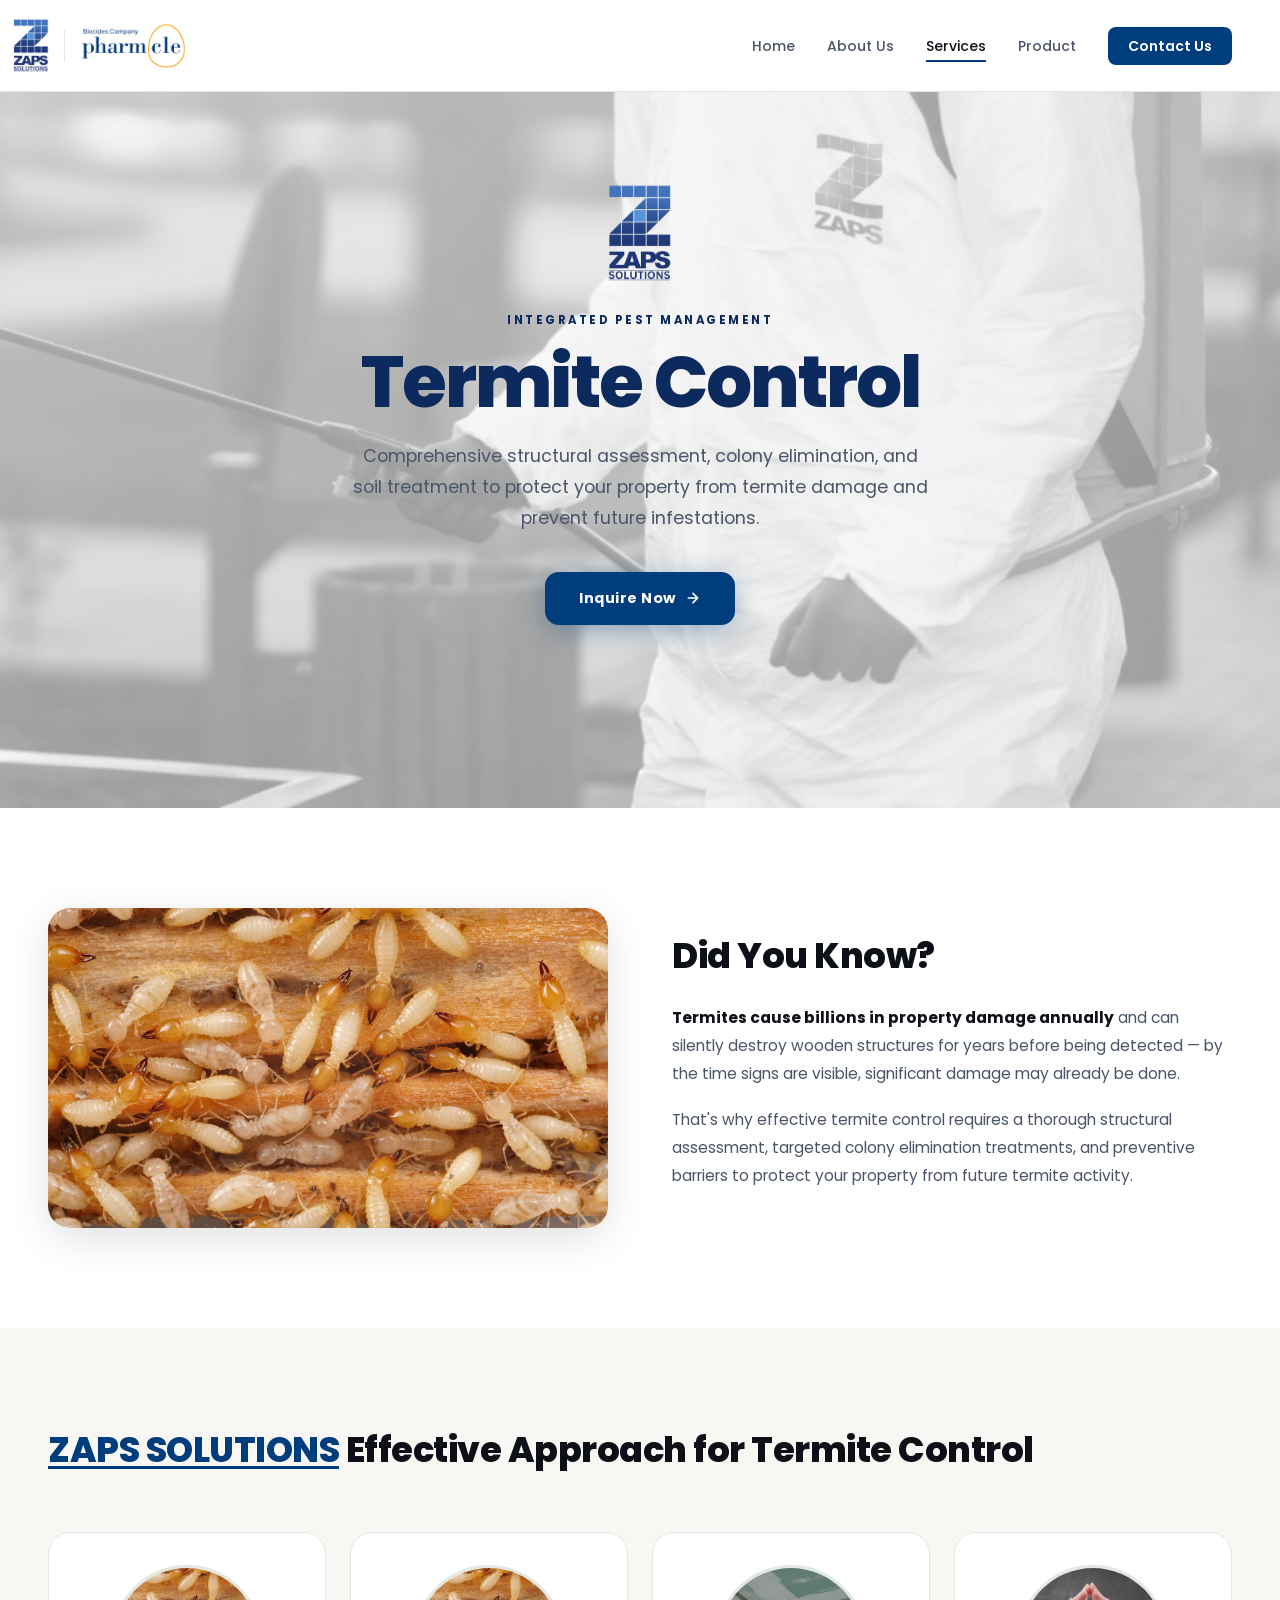
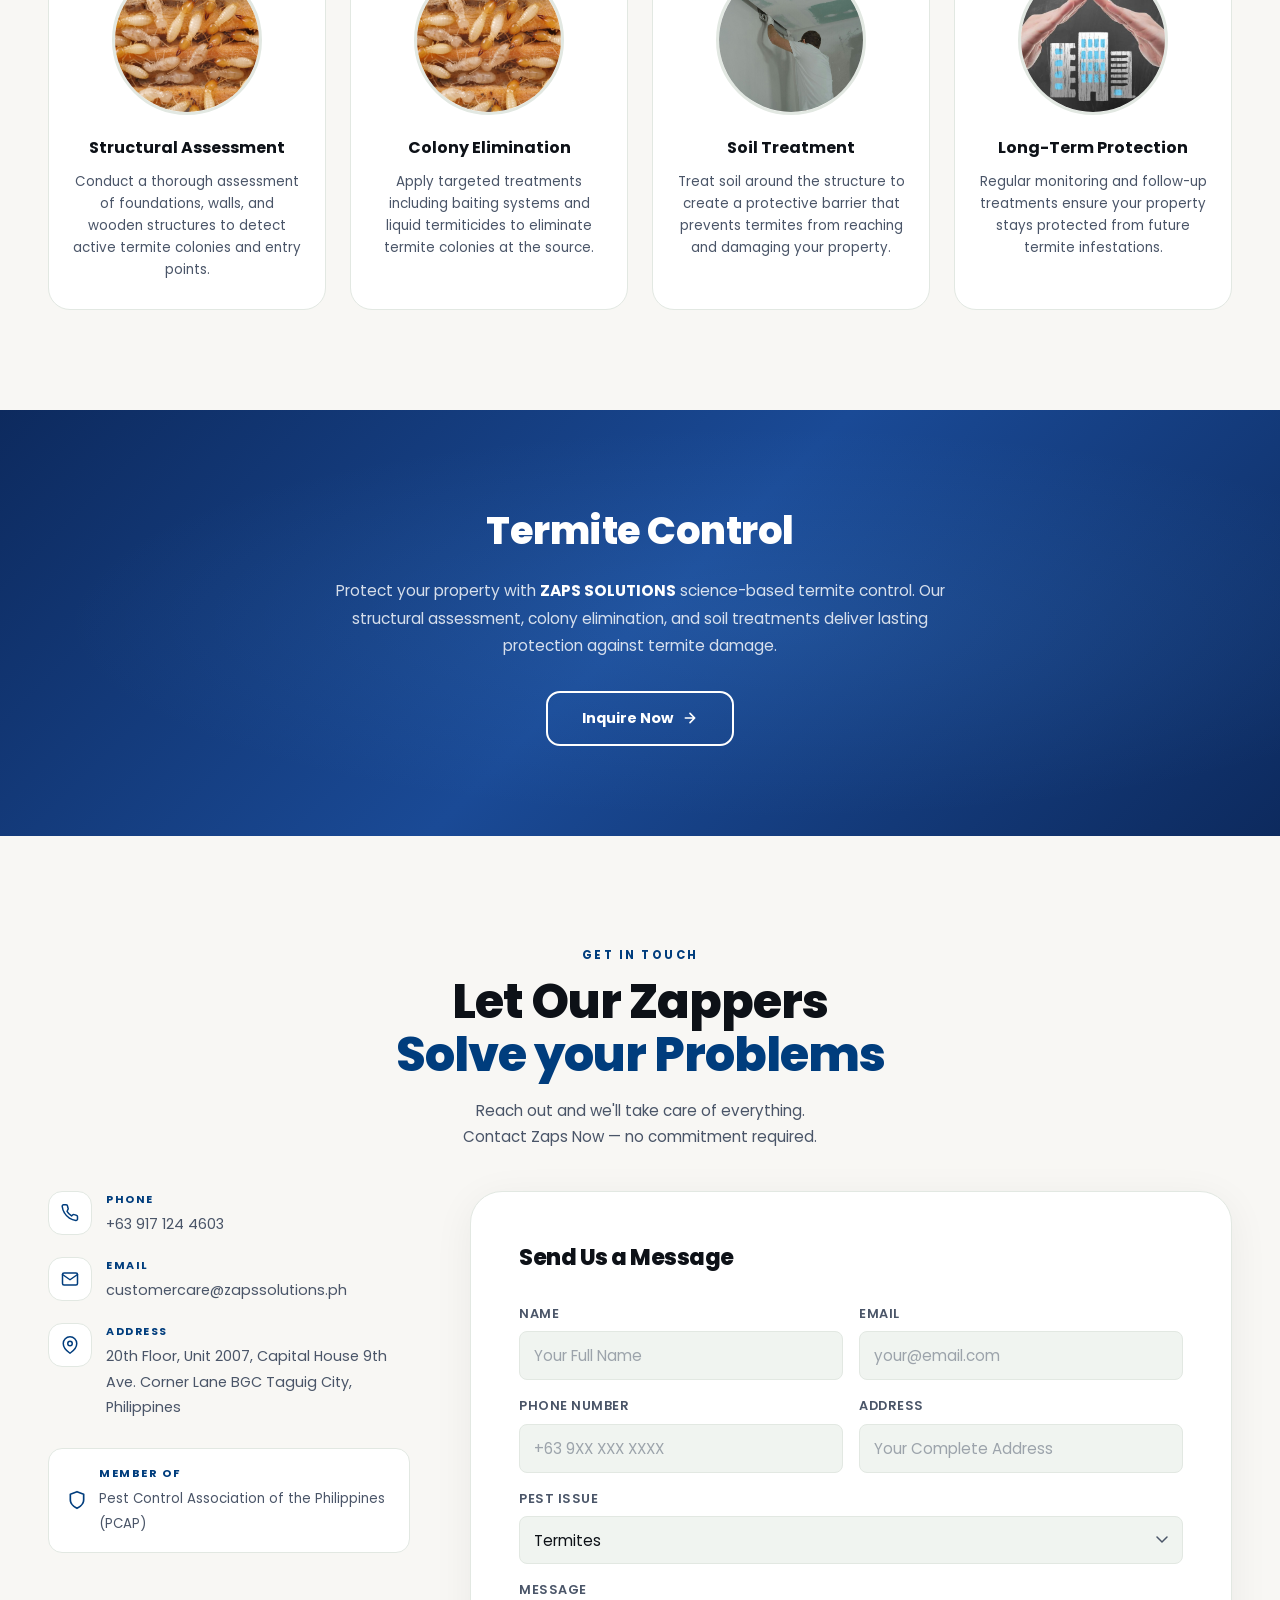
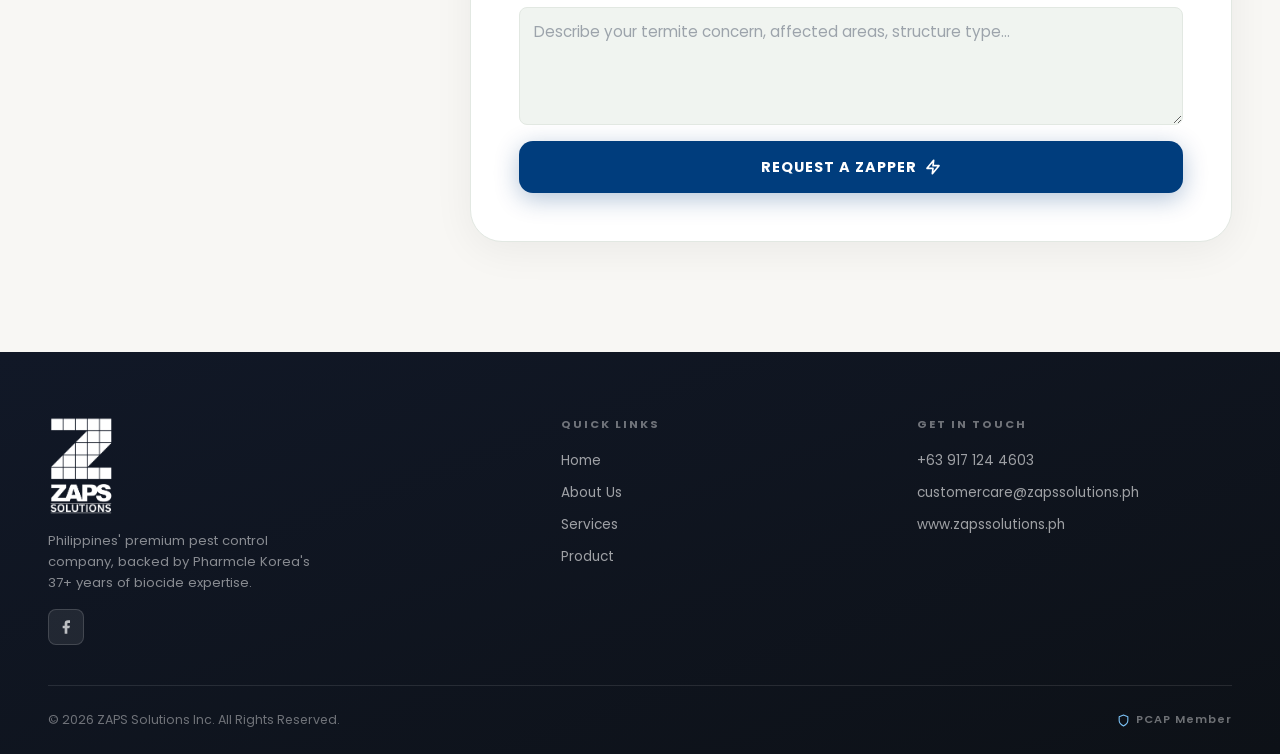
<file: termite.html>
<!DOCTYPE html>
<html lang="en">
<head>
<meta charset="UTF-8">
<meta name="viewport" content="width=device-width, initial-scale=1.0">
<meta name="description" content="ZAPS Solutions Termite Control — Comprehensive termite assessment, targeted treatment, and long-term structural protection against termite damage.">
<title>Termite Control – ZAPS Solutions Inc.</title>
    <link rel="icon" href="images/zaps_logo.png" type="image/png">
<link rel="preconnect" href="https://fonts.googleapis.com">
<link rel="preconnect" href="https://fonts.gstatic.com" crossorigin>
<link href="https://fonts.googleapis.com/css2?family=Poppins:wght@300;400;500;600;700;800&display=swap" rel="stylesheet">
<link rel="stylesheet" href="css/nav.css">
<style>
:root{
  --white:#ffffff;--off-white:#f8f7f4;--ink:#0d1117;--ink-2:#1c2530;--ink-muted:#4a5568;
  --accent:#003D7D;--accent-2:#002d60;--accent-light:#0071BE;--blue-deep:#0f2d52;--blue-mid:#1e4a82;
  --surface:#f0f4f0;--border:#e2e8e2;--nav-h:92px;
  --r-sm:8px;--r-md:14px;--r-lg:22px;--r-xl:32px;--max-w:1220px;--ease:cubic-bezier(0.16,1,0.3,1);
}
*,*::before,*::after{box-sizing:border-box;margin:0;padding:0}
html{scroll-behavior:smooth;scroll-padding-top:calc(var(--nav-h) + 16px);-webkit-text-size-adjust:100%}
body{font-family:'Poppins',sans-serif;background:var(--off-white);color:var(--ink);overflow-x:hidden;line-height:1.6}
img{display:block;max-width:100%}
a{color:inherit;text-decoration:none}
button{font-family:inherit;cursor:pointer}
#progress-bar{position:fixed;top:0;left:0;height:3px;width:0%;background:linear-gradient(90deg,var(--accent-light),var(--accent));z-index:2000;transition:width 0.1s linear}
.hero{position:relative;min-height:calc(100vh - var(--nav-h));display:flex;align-items:center;justify-content:center;padding:clamp(40px,7vw,80px) clamp(16px,4vw,48px);text-align:center;overflow:hidden}
.hero-bg{position:absolute;inset:0;background-image:url('images/cockr.jpg');background-size:cover;background-position:center;transform:scale(1.05);transition:transform 12s ease}
.hero-bg.loaded{transform:scale(1)}
.hero-overlay{position:absolute;inset:0;background:rgba(255,255,255,0.55)}
.hero-content{position:relative;z-index:2;max-width:760px;margin:0 auto}
.hero-brand{display:flex;flex-direction:column;align-items:center;gap:10px;margin-bottom:28px}
.hero-brand img{height:100px;width:auto}
.hero-eyebrow{font-size:0.72rem;font-weight:700;letter-spacing:2.5px;text-transform:uppercase;color:#0d2a5e;margin-bottom:14px}
.hero-title{font-family:'Poppins',sans-serif;font-size:clamp(2.4rem,6vw,4.5rem);font-weight:800;line-height:1.05;letter-spacing:-2px;color:#0d2a5e;margin:12px 0 22px}
.hero-sub{font-size:clamp(0.95rem,2vw,1.1rem);color:#4a5568;line-height:1.75;margin-bottom:38px;max-width:580px;margin-left:auto;margin-right:auto}
.hero-btn{display:inline-flex;align-items:center;gap:9px;background:var(--accent);color:var(--white);padding:15px 34px;border-radius:var(--r-md);font-family:'Poppins',sans-serif;font-size:0.9rem;font-weight:700;letter-spacing:0.5px;transition:background 0.25s,transform 0.2s,box-shadow 0.25s;box-shadow:0 6px 28px rgba(0,61,125,0.35)}
.hero-btn:hover{background:var(--accent-2);transform:translateY(-2px);box-shadow:0 12px 36px rgba(0,61,125,0.45)}
.dyk-section{background:var(--white);padding:clamp(64px,8vw,100px) clamp(16px,4vw,48px)}
.dyk-inner{max-width:var(--max-w);margin:0 auto;display:grid;grid-template-columns:1fr;gap:48px;align-items:center}
@media(min-width:900px){.dyk-inner{grid-template-columns:1fr 1fr;gap:64px}}
.dyk-img-wrap img{width:100%;height:100%;object-fit:cover;border-radius:var(--r-lg);box-shadow:0 10px 40px rgba(0,0,0,0.12);min-height:320px}
.dyk-text h2{font-family:'Poppins',sans-serif;font-size:clamp(1.6rem,3.5vw,2.2rem);font-weight:800;color:var(--ink);margin-bottom:20px;letter-spacing:-0.5px}
.dyk-text p{font-size:0.97rem;color:var(--ink-muted);line-height:1.8;margin-bottom:18px}
.dyk-text p strong{font-weight:700;color:var(--ink)}
.approach-section{background:var(--off-white);padding:clamp(64px,8vw,100px) clamp(16px,4vw,48px)}
.approach-inner{max-width:var(--max-w);margin:0 auto}
.approach-heading{text-align:left;margin-bottom:clamp(40px,5vw,60px)}
.approach-heading h2{font-family:'Poppins',sans-serif;font-size:clamp(1.5rem,3.5vw,2.2rem);font-weight:800;color:var(--ink);letter-spacing:-0.5px;line-height:1.25}
.approach-heading h2 .hl{color:var(--accent);text-decoration:underline;text-underline-offset:4px}
.approach-grid{display:grid;grid-template-columns:1fr;gap:24px}
@media(min-width:540px){.approach-grid{grid-template-columns:1fr 1fr}}
@media(min-width:700px){.approach-grid{grid-template-columns:repeat(3,1fr)}}
@media(min-width:900px){.approach-grid{grid-template-columns:repeat(4,1fr)}}
.approach-card{background:var(--white);border:1px solid var(--border);border-radius:var(--r-lg);padding:32px 24px 28px;text-align:center;transition:box-shadow 0.25s,transform 0.25s}
.approach-card:hover{box-shadow:0 12px 40px rgba(0,0,0,0.10);transform:translateY(-4px)}
.approach-card-img-wrap{width:150px;height:150px;border-radius:50%;overflow:hidden;margin:0 auto 20px;border:3px solid var(--border)}
.approach-card-img-wrap img{width:100%;height:100%;object-fit:cover}
.approach-card h3{font-family:'Poppins',sans-serif;font-size:1rem;font-weight:700;color:var(--ink);margin-bottom:10px}
.approach-card p{font-size:0.84rem;color:var(--ink-muted);line-height:1.65}
.cta-band{position:relative;overflow:hidden;padding:clamp(60px,7vw,90px) clamp(16px,4vw,48px);text-align:center}
.cta-band-bg{position:absolute;inset:0;background:linear-gradient(135deg,#0d2a5e 0%,#1a4a96 50%,#0d2a5e 100%)}
.cta-band-overlay{position:absolute;inset:0;background:radial-gradient(ellipse at 60% 50%,rgba(100,180,255,0.12) 0%,transparent 65%)}
.cta-band-content{position:relative;z-index:2;max-width:640px;margin:0 auto}
.cta-band-content h2{font-family:'Poppins',sans-serif;font-size:clamp(1.6rem,3.5vw,2.4rem);font-weight:800;color:var(--white);letter-spacing:-0.5px;margin-bottom:16px}
.cta-band-content p{font-size:0.97rem;color:rgba(255,255,255,0.82);margin-bottom:32px;line-height:1.75}
.cta-band-content p strong{font-weight:700;color:var(--white)}
.btn-outline-white{display:inline-flex;align-items:center;gap:9px;background:transparent;color:var(--white);padding:14px 34px;border-radius:var(--r-md);border:2px solid var(--white);font-family:'Poppins',sans-serif;font-size:0.9rem;font-weight:700;transition:background 0.25s,color 0.25s,transform 0.2s}
.btn-outline-white:hover{background:var(--white);color:var(--accent);transform:translateY(-2px)}
#contact{background:var(--off-white);padding:clamp(72px,9vw,110px) clamp(16px,4vw,48px)}
.contact-inner{max-width:var(--max-w);margin:0 auto}
.contact-grid{display:grid;grid-template-columns:1fr;gap:clamp(32px,5vw,60px);align-items:start}
@media(min-width:900px){.contact-grid{grid-template-columns:1fr 1.3fr}}
.contact-title{font-family:'Poppins',sans-serif;font-size:clamp(28px,5vw,48px);font-weight:800;line-height:1.1;letter-spacing:-1px;color:var(--ink);margin-bottom:16px}
.contact-title .hl{color:var(--accent)}
.contact-lead{font-size:0.95rem;color:var(--ink-muted);line-height:1.75;margin-bottom:36px;max-width:440px}
.info-item{display:flex;gap:14px;align-items:flex-start;margin-bottom:20px}
.info-icon{width:44px;height:44px;flex-shrink:0;background:var(--white);border:1px solid var(--border);border-radius:var(--r-md);display:flex;align-items:center;justify-content:center;color:var(--accent)}
.info-text strong{display:block;font-size:0.68rem;letter-spacing:1.5px;text-transform:uppercase;color:var(--accent);margin-bottom:3px;font-weight:700}
.info-text span{font-size:0.9rem;color:var(--ink-muted)}
.pcap-badge{display:flex;align-items:center;gap:12px;background:var(--white);border:1px solid var(--border);border-radius:var(--r-md);padding:16px 18px;margin-top:28px}
.pcap-badge svg{color:var(--accent);flex-shrink:0}
.pcap-badge-text strong{display:block;font-size:0.7rem;letter-spacing:1.5px;text-transform:uppercase;color:var(--accent);margin-bottom:2px}
.pcap-badge-text span{font-size:0.83rem;color:var(--ink-muted)}
.contact-form{background:var(--white);border:1px solid var(--border);border-radius:var(--r-xl);padding:clamp(24px,5vw,48px);box-shadow:0 8px 40px rgba(0,0,0,0.06)}
.form-title{font-family:'Poppins',sans-serif;font-size:1.4rem;font-weight:800;color:var(--ink);margin-bottom:28px;letter-spacing:-0.5px}
.eyebrow{font-size:0.72rem;font-weight:700;letter-spacing:2.5px;text-transform:uppercase;color:var(--accent);margin-bottom:12px}
.form-row{display:grid;grid-template-columns:1fr;gap:16px;margin-bottom:16px}
@media(min-width:540px){.form-row{grid-template-columns:1fr 1fr}}
.form-group{display:flex;flex-direction:column;gap:7px;margin-bottom:16px}
.form-group label{font-size:0.8rem;font-weight:600;letter-spacing:0.5px;color:var(--ink-muted);text-transform:uppercase}
.form-group input,.form-group textarea,.form-group select{background:var(--surface);border:1px solid var(--border);border-radius:var(--r-sm);padding:12px 14px;color:var(--ink);font-family:'Poppins',sans-serif;font-size:0.95rem;outline:none;transition:border-color 0.2s,box-shadow 0.2s;min-height:48px;-webkit-appearance:none;appearance:none}
.form-group input:focus,.form-group textarea:focus,.form-group select:focus{border-color:var(--accent);box-shadow:0 0 0 3px rgba(0,61,125,0.1);background:var(--white)}
.form-group textarea{resize:vertical;min-height:110px}
.form-group select{background-image:url("data:image/svg+xml,%3Csvg xmlns='http://www.w3.org/2000/svg' width='12' height='8' viewBox='0 0 12 8'%3E%3Cpath d='M1 1l5 5 5-5' stroke='%234a5568' stroke-width='1.5' fill='none' stroke-linecap='round'/%3E%3C/svg%3E");background-repeat:no-repeat;background-position:right 14px center;padding-right:38px;background-color:var(--surface);cursor:pointer}
.form-group select option{background:var(--white);color:var(--ink)}
.form-group input::placeholder,.form-group textarea::placeholder{color:var(--ink-muted);opacity:0.5}
.submit-btn{width:100%;background:var(--accent);color:var(--white);border:none;padding:15px;border-radius:var(--r-md);font-family:'Poppins',sans-serif;font-size:0.9rem;font-weight:700;letter-spacing:1px;text-transform:uppercase;transition:background 0.25s,transform 0.2s,box-shadow 0.25s;box-shadow:0 6px 24px rgba(0,61,125,0.3);display:flex;align-items:center;justify-content:center;gap:8px;min-height:52px}
.submit-btn:hover{background:var(--accent-2);transform:translateY(-1px);box-shadow:0 10px 32px rgba(0,61,125,0.38)}
.reveal{opacity:0;transform:translateY(32px);transition:opacity 0.65s var(--ease),transform 0.65s var(--ease)}
.reveal.visible{opacity:1;transform:none}
.reveal-left{opacity:0;transform:translateX(-32px);transition:opacity 0.65s var(--ease),transform 0.65s var(--ease)}
.reveal-left.visible{opacity:1;transform:none}
.reveal-right{opacity:0;transform:translateX(32px);transition:opacity 0.65s var(--ease),transform 0.65s var(--ease)}
.reveal-right.visible{opacity:1;transform:none}
.delay-1{transition-delay:0.12s}.delay-2{transition-delay:0.22s}.delay-3{transition-delay:0.32s}.delay-4{transition-delay:0.42s}

/* ─── FOOTER ─── */
footer {
  background: linear-gradient(160deg, #111827 0%, #0d1117 100%);
  padding: clamp(40px, 6vw, 64px) clamp(16px, 4vw, 48px) 24px;
}
.footer-inner {
  max-width: var(--max-w); margin: 0 auto;
  display: grid; grid-template-columns: 1fr;
  gap: 40px; text-align: left;
}
@media (min-width: 640px) {
  .footer-inner { grid-template-columns: 1.5fr 1fr 1fr; text-align: left; }
}
.footer-logo {
  height: 100px; width: auto; filter: brightness(0) invert(1);
  margin-bottom: 14px; display: block; margin-left: 0; margin-right: 0;
}
@media (min-width: 640px) {
  .footer-logo { margin-left: 0; margin-right: 0; }
}
.footer-tagline { font-size: 0.82rem; color: rgba(255,255,255,0.5); line-height: 1.6; max-width: 280px; margin: 0; }
@media (min-width: 640px) { .footer-tagline { margin: 0; } }
.footer-socials { display: flex; gap: 8px; margin-top: 16px; justify-content: flex-start; }
@media (min-width: 640px) { .footer-socials { justify-content: flex-start; } }
.footer-social-btn {
  display: flex; align-items: center; justify-content: center;
  width: 36px; height: 36px; border-radius: 8px;
  background: rgba(255,255,255,0.08); border: 1px solid rgba(255,255,255,0.15);
  color: rgba(255,255,255,0.7); transition: background 0.2s, color 0.2s;
}
.footer-social-btn:hover { background: rgba(255,255,255,0.16); color: #fff; }
.footer-col-title {
  font-size: 0.7rem; font-weight: 700; letter-spacing: 2px;
  text-transform: uppercase; color: rgba(255,255,255,0.4);
  margin-bottom: 16px;
}
.footer-links { display: flex; flex-direction: column; gap: 10px; align-items: flex-start; }
@media (min-width: 640px) { .footer-links { align-items: flex-start; } }
.footer-links a { font-size: 0.85rem; color: rgba(255,255,255,0.6); transition: color 0.2s; }
.footer-links a:hover { color: var(--white); }
.footer-bottom {
  max-width: var(--max-w); margin: 40px auto 0;
  padding-top: 24px; border-top: 1px solid rgba(255,255,255,0.10);
  display: flex; flex-wrap: wrap; gap: 12px;
  align-items: center; justify-content: space-between;
}
.footer-copy { font-size: 0.78rem; color: rgba(255,255,255,0.4); }
.footer-pcap {
  display: flex; align-items: center; gap: 6px;
  font-size: 0.7rem; color: rgba(255,255,255,0.4); font-weight: 600; letter-spacing: 1px;
}
.footer-pcap svg { color: #7dc4f8; }
</style>
</head>
<body>
<div id="progress-bar"></div>
<div id="nav-placeholder"></div>

<section id="hero" class="hero" aria-label="Termite Control">
  <div class="hero-bg" id="hero-bg" aria-hidden="true"></div>
  <div class="hero-overlay" aria-hidden="true"></div>
  <div class="hero-content">
    <div class="hero-brand"><img src="images/zaps_logo.png" alt="ZAPS Solutions Inc." loading="eager"></div>
    <div class="hero-eyebrow">Integrated Pest Management</div>
    <h1 class="hero-title">Termite Control</h1>
    <p class="hero-sub">Comprehensive structural assessment, colony elimination, and soil treatment to protect your property from termite damage and prevent future infestations.</p>
    <a href="#contact" class="hero-btn">Inquire Now <svg width="16" height="16" viewBox="0 0 24 24" fill="none" stroke="currentColor" stroke-width="2.5" stroke-linecap="round" stroke-linejoin="round" aria-hidden="true"><path d="M5 12h14M12 5l7 7-7 7"/></svg></a>
  </div>
</section>

<section class="dyk-section" aria-label="Did You Know">
  <div class="dyk-inner">
    <div class="dyk-img-wrap reveal-left"><img src="images/termite.jpg" alt="Termite Control" loading="lazy"></div>
    <div class="dyk-text reveal-right">
      <h2>Did You Know?</h2>
      <p><strong>Termites cause billions in property damage annually</strong> and can silently destroy wooden structures for years before being detected — by the time signs are visible, significant damage may already be done.</p>
      <p>That's why effective termite control requires a thorough structural assessment, targeted colony elimination treatments, and preventive barriers to protect your property from future termite activity.</p>
    </div>
  </div>
</section>

<section class="approach-section" aria-label="Our Approach">
  <div class="approach-inner">
    <div class="approach-heading reveal"><h2><span class="hl">ZAPS SOLUTIONS</span> Effective Approach for Termite Control</h2></div>
    <div class="approach-grid">
      <div class="approach-card reveal delay-1">
        <div class="approach-card-img-wrap"><img src="images/termite.jpg" alt="Structural Assessment" loading="lazy"></div>
        <h3>Structural Assessment</h3>
        <p>Conduct a thorough assessment of foundations, walls, and wooden structures to detect active termite colonies and entry points.</p>
      </div>
      <div class="approach-card reveal delay-2">
        <div class="approach-card-img-wrap"><img src="images/termite.jpg" alt="Colony Elimination" loading="lazy"></div>
        <h3>Colony Elimination</h3>
        <p>Apply targeted treatments including baiting systems and liquid termiticides to eliminate termite colonies at the source.</p>
      </div>
      <div class="approach-card reveal delay-3">
        <div class="approach-card-img-wrap"><img src="images/sealant01.jpg" alt="Soil Treatment" loading="lazy"></div>
        <h3>Soil Treatment</h3>
        <p>Treat soil around the structure to create a protective barrier that prevents termites from reaching and damaging your property.</p>
      </div>
      <div class="approach-card reveal delay-4">
        <div class="approach-card-img-wrap"><img src="images/longterm.jpg" alt="Long-Term Protection" loading="lazy"></div>
        <h3>Long-Term Protection</h3>
        <p>Regular monitoring and follow-up treatments ensure your property stays protected from future termite infestations.</p>
      </div>
    </div>
  </div>
</section>

<div class="cta-band" aria-label="Call to action">
  <div class="cta-band-bg" aria-hidden="true"></div>
  <div class="cta-band-overlay" aria-hidden="true"></div>
  <div class="cta-band-content reveal">
    <h2>Termite Control</h2>
    <p>Protect your property with <strong>ZAPS SOLUTIONS</strong> science-based termite control. Our structural assessment, colony elimination, and soil treatments deliver lasting protection against termite damage.</p>
    <a href="#contact" class="btn-outline-white">Inquire Now <svg width="16" height="16" viewBox="0 0 24 24" fill="none" stroke="currentColor" stroke-width="2.5" stroke-linecap="round" stroke-linejoin="round" aria-hidden="true"><path d="M5 12h14M12 5l7 7-7 7"/></svg></a>
  </div>
</div>

<section id="contact" aria-label="Contact Us">
  <div class="contact-inner">
    <div class="contact-header reveal" style="text-align:center;margin-bottom:40px;">
      <div class="eyebrow" style="justify-content:center;">Get In Touch</div>
      <h2 class="contact-title">Let Our Zappers<br><span class="hl">Solve your Problems</span></h2>
      <p class="contact-lead" style="max-width:none;margin:0 auto 0;">Reach out and we'll take care of everything.<br>Contact Zaps Now — no commitment required.</p>
    </div>
    <div class="contact-grid">
      <div class="reveal">
        <div class="info-item">
          <div class="info-icon">
            <svg width="18" height="18" viewBox="0 0 24 24" fill="none" stroke="currentColor" stroke-width="2" stroke-linecap="round" stroke-linejoin="round" aria-hidden="true"><path d="M22 16.92v3a2 2 0 0 1-2.18 2 19.79 19.79 0 0 1-8.63-3.07A19.5 19.5 0 0 1 4.69 12a19.79 19.79 0 0 1-3.07-8.67A2 2 0 0 1 3.77 1h3a2 2 0 0 1 2 1.72 12.84 12.84 0 0 0 .7 2.81 2 2 0 0 1-.45 2.11L8.09 9.91a16 16 0 0 0 6 6l1.27-1.27a2 2 0 0 1 2.11-.45 12.84 12.84 0 0 0 2.81.7A2 2 0 0 1 22 16.92z"/></svg>
          </div>
          <div class="info-text"><strong>Phone</strong><span>+63 917 124 4603</span></div>
        </div>
        <div class="info-item">
          <div class="info-icon">
            <svg width="18" height="18" viewBox="0 0 24 24" fill="none" stroke="currentColor" stroke-width="2" stroke-linecap="round" stroke-linejoin="round" aria-hidden="true"><path d="M4 4h16c1.1 0 2 .9 2 2v12c0 1.1-.9 2-2 2H4c-1.1 0-2-.9-2-2V6c0-1.1.9-2 2-2z"/><polyline points="22,6 12,13 2,6"/></svg>
          </div>
          <div class="info-text"><strong>Email</strong><span>customercare@zapssolutions.ph</span></div>
        </div>
        <div class="info-item">
          <div class="info-icon">
            <svg width="18" height="18" viewBox="0 0 24 24" fill="none" stroke="currentColor" stroke-width="2" stroke-linecap="round" stroke-linejoin="round" aria-hidden="true"><path d="M21 10c0 7-9 13-9 13s-9-6-9-13a9 9 0 0 1 18 0z"/><circle cx="12" cy="10" r="3"/></svg>
          </div>
          <div class="info-text"><strong>Address</strong><span>20th Floor, Unit 2007, Capital House 9th Ave. Corner Lane BGC Taguig City, Philippines</span></div>
        </div>
        <div class="pcap-badge">
          <svg width="20" height="20" viewBox="0 0 24 24" fill="none" stroke="currentColor" stroke-width="2" stroke-linecap="round" stroke-linejoin="round" aria-hidden="true"><path d="M12 22s8-4 8-10V5l-8-3-8 3v7c0 6 8 10 8 10z"/></svg>
          <div class="pcap-badge-text">
            <strong>Member Of</strong>
            <span>Pest Control Association of the Philippines (PCAP)</span>
          </div>
        </div>
      </div>
      <div class="contact-form reveal delay-1">
        <h3 class="form-title">Send Us a Message</h3>
        <form id="contact-form" action="https://formsubmit.co/customercare@zapssolutions.ph" method="POST" novalidate>
          <input type="hidden" name="_captcha" value="false">
          <input type="hidden" name="_subject" value="Termite Control Inquiry — ZAPS Solutions">
          <input type="hidden" name="_template" value="table">
          <input type="hidden" name="_next" value="https://shinano21.github.io/Web_Zaps/thankyou.html">
          <input type="text" name="_honey" style="display:none" tabindex="-1" autocomplete="off">
          <div class="form-row">
            <div class="form-group" style="margin-bottom:0"><label for="f-name">Name</label><input id="f-name" name="Full Name" type="text" placeholder="Your Full Name" autocomplete="name" required></div>
            <div class="form-group" style="margin-bottom:0"><label for="f-email">Email</label><input id="f-email" name="Email" type="email" placeholder="your@email.com" autocomplete="email" required></div>
          </div>
          <div class="form-row">
            <div class="form-group" style="margin-bottom:0"><label for="f-phone">Phone Number</label><input id="f-phone" name="Phone Number" type="tel" placeholder="+63 9XX XXX XXXX" autocomplete="tel" required></div>
            <div class="form-group" style="margin-bottom:0"><label for="f-address">Address</label><input id="f-address" name="Address" type="text" placeholder="Your Complete Address" autocomplete="street-address" required></div>
          </div>
          <div class="form-group">
            <label for="f-pest">Pest Issue</label>
            <select id="f-pest" name="Pest Issue" required>
              <option value="Termites" selected>Termites</option>
              <option>Cockroaches</option><option>Flying Pest</option><option>Rodents</option><option>Bed Bugs</option><option>Ants</option><option>Other</option>
            </select>
          </div>
          <div class="form-group"><label for="f-message">Message</label><textarea id="f-message" name="Message" placeholder="Describe your termite concern, affected areas, structure type…" rows="4"></textarea></div>
          <button class="submit-btn" type="submit">Request a Zapper <svg width="16" height="16" viewBox="0 0 24 24" fill="none" stroke="currentColor" stroke-width="2.5" stroke-linecap="round" stroke-linejoin="round" aria-hidden="true"><polygon points="13 2 3 14 12 14 11 22 21 10 12 10 13 2"/></svg></button>
        </form>
      </div>
    </div>
  </div>
</section>

<div id="site-footer"></div>

<script>
(function(){
'use strict';
document.addEventListener('DOMContentLoaded',function(){fetch('footer.html').then(function(r){return r.text()}).then(function(html){var el=document.getElementById('site-footer');if(el)el.innerHTML=html}).catch(function(){})});
const bar=document.getElementById('progress-bar');
function updateProgress(){const s=window.scrollY,d=document.documentElement.scrollHeight-window.innerHeight;bar.style.width=(d>0?(s/d)*100:0)+'%'}
window.addEventListener('scroll',updateProgress,{passive:true});
function setupNav(){
var nav=document.getElementById('main-nav'),menuBtn=document.getElementById('menu-btn'),sidebar=document.getElementById('nav-sidebar'),overlay=document.getElementById('nav-overlay'),closeBtn=document.getElementById('sidebar-close');
window.addEventListener('scroll',function(){if(nav)nav.classList.toggle('scrolled',window.scrollY>40)},{passive:true});
if(menuBtn&&sidebar&&overlay){
  function openSidebar(){sidebar.classList.add('open');overlay.classList.add('open');menuBtn.setAttribute('aria-expanded','true');document.body.style.overflow='hidden';if(closeBtn)closeBtn.focus()}
  function closeSidebar(){sidebar.classList.remove('open');overlay.classList.remove('open');menuBtn.setAttribute('aria-expanded','false');document.body.style.overflow='';menuBtn.focus()}
  menuBtn.addEventListener('click',openSidebar);overlay.addEventListener('click',closeSidebar);
  if(closeBtn)closeBtn.addEventListener('click',closeSidebar);
  sidebar.querySelectorAll('a').forEach(function(a){a.addEventListener('click',closeSidebar)});
  document.addEventListener('keydown',function(e){if(e.key==='Escape'&&sidebar.classList.contains('open'))closeSidebar()});
}
}
function loadNav(){
  fetch('nav.html')
    .then(function(r){return r.text()})
    .then(function(html){
      var el=document.getElementById('nav-placeholder');
      if(el){
        el.outerHTML=html;
        setupNav();
        document.querySelectorAll('[data-nav="services"]').forEach(function(a){a.classList.add('active')});
      }
    })
    .catch(function(){});
}
loadNav();
const heroBg=document.getElementById('hero-bg');
if(heroBg){const img=new Image();img.src='images/cockr.jpg';img.onload=function(){heroBg.classList.add('loaded')}}
const allReveal=document.querySelectorAll('.reveal,.reveal-left,.reveal-right');
if('IntersectionObserver' in window){const obs=new IntersectionObserver(function(entries){entries.forEach(function(e){if(e.isIntersecting){e.target.classList.add('visible');obs.unobserve(e.target)}})},{threshold:0.1,rootMargin:'0px 0px -50px 0px'});allReveal.forEach(function(el){obs.observe(el)})}else{allReveal.forEach(function(el){el.classList.add('visible')})}
})();
</script>
<script>
if ("serviceWorker" in navigator) {
  navigator.serviceWorker.register("./sw.js").then(function(reg) {
    if (!sessionStorage.getItem("sw-session")) {
      sessionStorage.setItem("sw-session", "1");
      var ctrl = navigator.serviceWorker.controller;
      if (ctrl) ctrl.postMessage("clear");
    }
  });
}
</script>
</body>
</html>
</file>
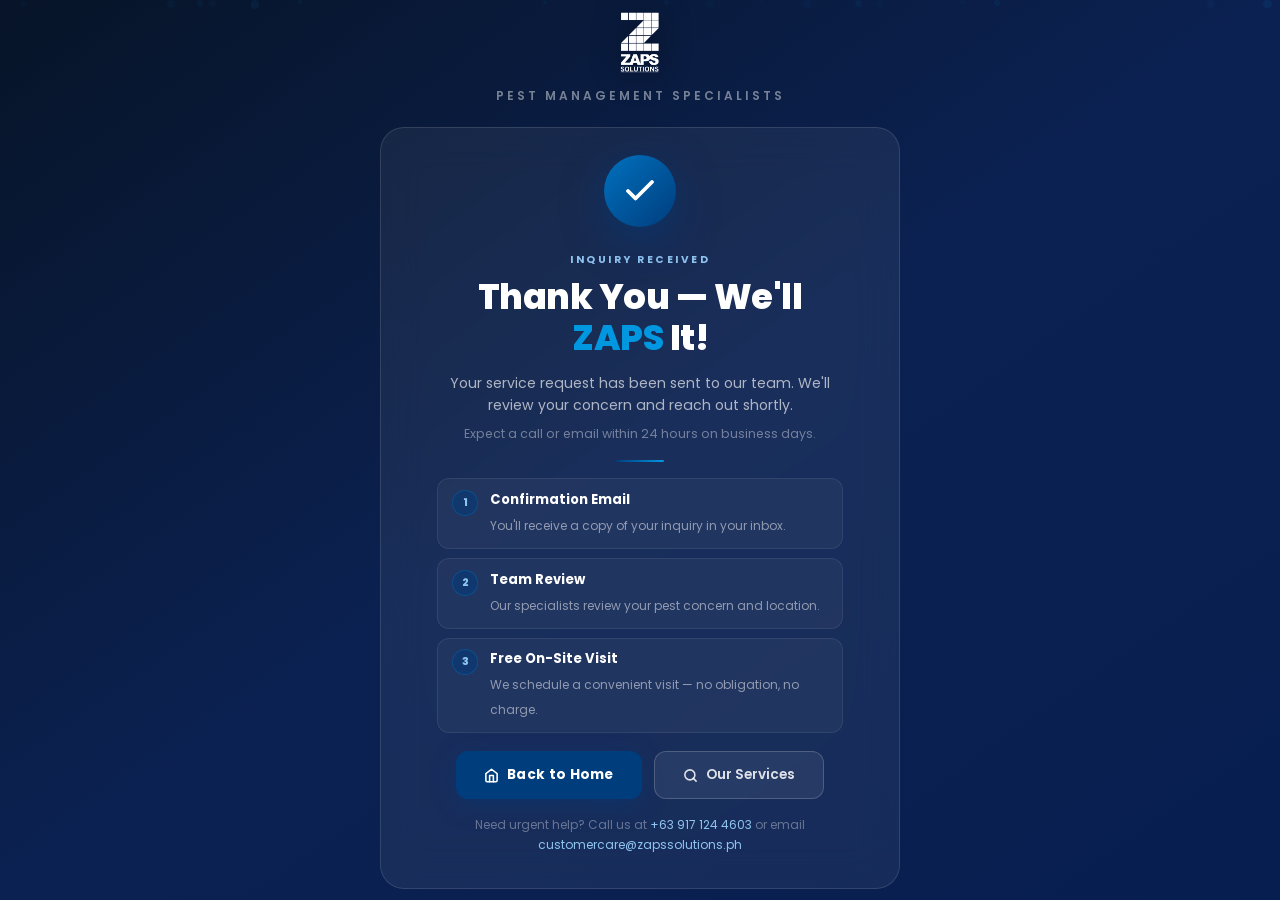
<file: thankyou.html>
<!DOCTYPE html>
<html lang="en">
<head>
<meta charset="UTF-8">
<meta name="viewport" content="width=device-width, initial-scale=1.0">
<meta name="robots" content="noindex, nofollow">
<title>Thank You — ZAPS Solutions Inc.</title>
    <link rel="icon" href="images/zaps_logo.png" type="image/png">
<link rel="preconnect" href="https://fonts.googleapis.com">
<link rel="preconnect" href="https://fonts.gstatic.com" crossorigin>
<link href="https://fonts.googleapis.com/css2?family=Poppins:wght@300;400;500;600;700;800&display=swap" rel="stylesheet">
<style>
  *, *::before, *::after { box-sizing: border-box; margin: 0; padding: 0; }

  :root {
    --accent:     #003D7D;
    --accent-2:   #002d60;
    --blue-deep:  #0f2d52;
    --white:      #ffffff;
    --ink:        #0d1117;
    --ink-muted:  #4a5568;
  }

  html, body {
    height: 100%;
    font-family: 'Poppins', sans-serif;
    background: linear-gradient(145deg, #071428 0%, #0b2151 50%, #071e50 100%);
    color: var(--white);
    overflow: hidden;
  }

  /* ── Animated background particles ── */
  .bg-particles {
    position: fixed; inset: 0; pointer-events: none; overflow: hidden; z-index: 0;
  }
  .bg-particles span {
    position: absolute; border-radius: 50%;
    background: rgba(0,151,224,0.15);
    animation: float linear infinite;
  }

  @keyframes float {
    0%   { transform: translateY(100vh) scale(0);   opacity: 0; }
    10%  { opacity: 1; }
    90%  { opacity: 0.6; }
    100% { transform: translateY(-20vh) scale(1.2); opacity: 0; }
  }

  /* ── Layout ── */
  .page {
    position: relative; z-index: 1;
    height: 100vh; height: 100dvh;
    overflow-y: auto;
    display: flex; flex-direction: column;
    align-items: center; justify-content: center;
    padding: clamp(12px, 3vh, 32px) 20px;
    text-align: center;
  }

  /* ── Logo ── */
  .logo {
    margin-bottom: clamp(10px, 2.5vh, 40px);
    animation: slideDown 0.6s cubic-bezier(0.16,1,0.3,1) both;
    flex-shrink: 0;
  }
  .logo img {
    height: clamp(44px, 7vh, 70px); width: auto;
    filter: brightness(0) invert(1) drop-shadow(0 4px 16px rgba(0,0,0,0.4));
  }
  .logo-text {
    font-size: 0.75rem; font-weight: 600; letter-spacing: 3px;
    text-transform: uppercase; color: rgba(255,255,255,0.45);
    margin-top: 6px;
  }

  /* ── Card ── */
  .card {
    background: rgba(255,255,255,0.06);
    border: 1px solid rgba(255,255,255,0.12);
    backdrop-filter: blur(20px);
    border-radius: 24px;
    padding: clamp(18px, 3vh, 56px) clamp(20px, 5vw, 56px);
    max-width: 520px; width: 100%;
    flex-shrink: 0;
    animation: slideUp 0.7s cubic-bezier(0.16,1,0.3,1) 0.1s both;
  }

  /* ── Checkmark ── */
  .checkmark-wrap {
    width: clamp(56px, 8vh, 80px); height: clamp(56px, 8vh, 80px);
    background: linear-gradient(135deg, #0071BE, #003D7D);
    border-radius: 50%;
    margin: 0 auto clamp(12px, 2vh, 28px);
    display: flex; align-items: center; justify-content: center;
    box-shadow: 0 12px 40px rgba(0,61,125,0.55);
    animation: popIn 0.5s cubic-bezier(0.34,1.56,0.64,1) 0.4s both;
  }
  .checkmark-wrap svg {
    animation: drawCheck 0.5s ease 0.9s both;
    stroke-dasharray: 40;
    stroke-dashoffset: 40;
  }
  @keyframes drawCheck {
    to { stroke-dashoffset: 0; }
  }

  /* ── Text ── */
  .tag {
    display: inline-block;
    font-size: 0.65rem; font-weight: 700; letter-spacing: 2.5px;
    text-transform: uppercase; color: #90c4f0;
    margin-bottom: clamp(6px, 1vh, 12px);
  }
  h1 {
    font-size: clamp(1.25rem, 4vw, 2.2rem);
    font-weight: 800; line-height: 1.15;
    letter-spacing: -0.5px;
    margin-bottom: clamp(8px, 1.5vh, 14px);
  }
  h1 span { color: #0097E0; }
  p {
    font-size: 0.88rem; color: rgba(255,255,255,0.65);
    line-height: 1.6; margin-bottom: clamp(4px, 0.8vh, 10px);
  }
  .sub { font-size: 0.78rem; color: rgba(255,255,255,0.4); margin-top: 2px; }

  /* ── Divider ── */
  .divider {
    width: 48px; height: 2px;
    background: linear-gradient(90deg, #003D7D, #0097E0);
    border-radius: 2px; margin: clamp(10px, 1.8vh, 24px) auto;
  }

  /* ── What happens next ── */
  .next-steps {
    display: flex; flex-direction: column; gap: clamp(6px, 1vh, 12px);
    margin: clamp(10px, 1.5vh, 24px) 0 clamp(12px, 2vh, 32px); text-align: left;
  }
  .step {
    display: flex; align-items: flex-start; gap: 12px;
    background: rgba(255,255,255,0.04);
    border: 1px solid rgba(255,255,255,0.08);
    border-radius: 12px; padding: clamp(8px, 1.2vh, 12px) 14px;
  }
  .step-num {
    width: 26px; height: 26px; flex-shrink: 0;
    background: rgba(0,61,125,0.5);
    border: 1px solid rgba(0,113,190,0.4);
    border-radius: 50%;
    display: flex; align-items: center; justify-content: center;
    font-size: 0.65rem; font-weight: 800; color: #90c4f0;
  }
  .step-text strong { display: block; font-size: 0.82rem; color: #fff; margin-bottom: 2px; }
  .step-text span { font-size: 0.75rem; color: rgba(255,255,255,0.5); }

  /* ── Buttons ── */
  .actions { display: flex; flex-wrap: wrap; gap: 12px; justify-content: center; }
  .btn-home {
    display: inline-flex; align-items: center; gap: 8px;
    background: var(--accent); color: #fff;
    padding: 13px 28px; border-radius: 12px;
    font-family: 'Poppins', sans-serif;
    font-size: 0.85rem; font-weight: 700;
    letter-spacing: 0.3px; text-decoration: none;
    transition: background 0.2s, transform 0.2s, box-shadow 0.2s;
    box-shadow: 0 6px 24px rgba(0,61,125,0.4);
  }
  .btn-home:hover {
    background: var(--accent-2);
    transform: translateY(-2px);
    box-shadow: 0 10px 32px rgba(0,61,125,0.5);
  }
  .btn-ghost {
    display: inline-flex; align-items: center; gap: 8px;
    background: rgba(255,255,255,0.07);
    border: 1px solid rgba(255,255,255,0.18);
    color: rgba(255,255,255,0.85);
    padding: 13px 28px; border-radius: 12px;
    font-family: 'Poppins', sans-serif;
    font-size: 0.85rem; font-weight: 600;
    text-decoration: none;
    transition: background 0.2s, transform 0.2s;
  }
  .btn-ghost:hover { background: rgba(255,255,255,0.12); transform: translateY(-2px); }

  /* ── Contact quick-line ── */
  .contact-line {
    margin-top: clamp(10px, 1.8vh, 28px);
    font-size: 0.75rem; color: rgba(255,255,255,0.35);
  }

  /* Very short screens: hide non-essential content */
  @media (max-height: 640px) {
    .next-steps, .contact-line, .logo-text { display: none; }
    .logo { margin-bottom: 8px; }
  }
  .contact-line a { color: #90c4f0; text-decoration: none; }
  .contact-line a:hover { color: #fff; }

  /* ── Keyframes ── */
  @keyframes slideDown {
    from { opacity: 0; transform: translateY(-20px); }
    to   { opacity: 1; transform: none; }
  }
  @keyframes slideUp {
    from { opacity: 0; transform: translateY(32px); }
    to   { opacity: 1; transform: none; }
  }
  @keyframes popIn {
    from { opacity: 0; transform: scale(0.5); }
    to   { opacity: 1; transform: scale(1); }
  }

  @media (prefers-reduced-motion: reduce) {
    *, *::before, *::after { animation-duration: 0.01ms !important; }
    .bg-particles { display: none; }
  }
</style>
</head>
<body>

<!-- Floating background particles -->
<div class="bg-particles" aria-hidden="true" id="particles"></div>

<main class="page">

  <!-- Logo -->
  <div class="logo">
    <img src="images/zaps_logo.png" alt="ZAPS Solutions Inc." loading="eager">
    <div class="logo-text">Pest Management Specialists</div>
  </div>

  <!-- Main card -->
  <div class="card" role="main">

    <!-- Animated checkmark -->
    <div class="checkmark-wrap" aria-hidden="true">
      <svg width="36" height="36" viewBox="0 0 24 24" fill="none"
           stroke="#ffffff" stroke-width="2.5"
           stroke-linecap="round" stroke-linejoin="round">
        <polyline points="20 6 9 17 4 12"/>
      </svg>
    </div>

    <span class="tag">Inquiry Received</span>
    <h1>Thank You — We'll <span>ZAPS</span> It!</h1>
    <p>Your service request has been sent to our team. We'll review your concern and reach out shortly.</p>
    <p class="sub">Expect a call or email within 24 hours on business days.</p>

    <div class="divider" aria-hidden="true"></div>

    <!-- What happens next -->
    <div class="next-steps" aria-label="What happens next">
      <div class="step">
        <div class="step-num">1</div>
        <div class="step-text">
          <strong>Confirmation Email</strong>
          <span>You'll receive a copy of your inquiry in your inbox.</span>
        </div>
      </div>
      <div class="step">
        <div class="step-num">2</div>
        <div class="step-text">
          <strong>Team Review</strong>
          <span>Our specialists review your pest concern and location.</span>
        </div>
      </div>
      <div class="step">
        <div class="step-num">3</div>
        <div class="step-text">
          <strong>Free On-Site Visit</strong>
          <span>We schedule a convenient visit — no obligation, no charge.</span>
        </div>
      </div>
    </div>

    <!-- Action buttons -->
    <div class="actions">
      <a href="index.html" class="btn-home">
        <svg width="15" height="15" viewBox="0 0 24 24" fill="none" stroke="currentColor" stroke-width="2.5" stroke-linecap="round" stroke-linejoin="round" aria-hidden="true"><path d="M3 9l9-7 9 7v11a2 2 0 0 1-2 2H5a2 2 0 0 1-2-2z"/><polyline points="9 22 9 12 15 12 15 22"/></svg>
        Back to Home
      </a>
      <a href="general-pest.html" class="btn-ghost">
        <svg width="15" height="15" viewBox="0 0 24 24" fill="none" stroke="currentColor" stroke-width="2.5" stroke-linecap="round" stroke-linejoin="round" aria-hidden="true"><circle cx="11" cy="11" r="8"/><line x1="21" y1="21" x2="16.65" y2="16.65"/></svg>
        Our Services
      </a>
    </div>

    <p class="contact-line">
      Need urgent help? Call us at
      <a href="tel:+639171244603">+63 917 124 4603</a> or email
      <a href="mailto:customercare@zapssolutions.ph">customercare@zapssolutions.ph</a>
    </p>

  </div>
</main>

<script>
  // Generate floating background particles
  (function () {
    if (window.matchMedia('(prefers-reduced-motion: reduce)').matches) return;
    const container = document.getElementById('particles');
    const count = 18;
    for (let i = 0; i < count; i++) {
      const dot = document.createElement('span');
      const size = Math.random() * 6 + 3;
      dot.style.cssText = [
        `width:${size}px`, `height:${size}px`,
        `left:${Math.random() * 100}%`,
        `animation-duration:${Math.random() * 12 + 8}s`,
        `animation-delay:${Math.random() * 10}s`,
        `opacity:${Math.random() * 0.5 + 0.1}`,
      ].join(';');
      container.appendChild(dot);
    }
  })();

  // Auto-redirect to home after 30 seconds
  setTimeout(() => { window.location.href = 'index.html'; }, 30000);
</script>

<script>
if ("serviceWorker" in navigator) {
  navigator.serviceWorker.register("./sw.js").then(function(reg) {
    if (!sessionStorage.getItem("sw-session")) {
      sessionStorage.setItem("sw-session", "1");
      var ctrl = navigator.serviceWorker.controller;
      if (ctrl) ctrl.postMessage("clear");
    }
  });
}
</script>
</body>
</html>
</file>
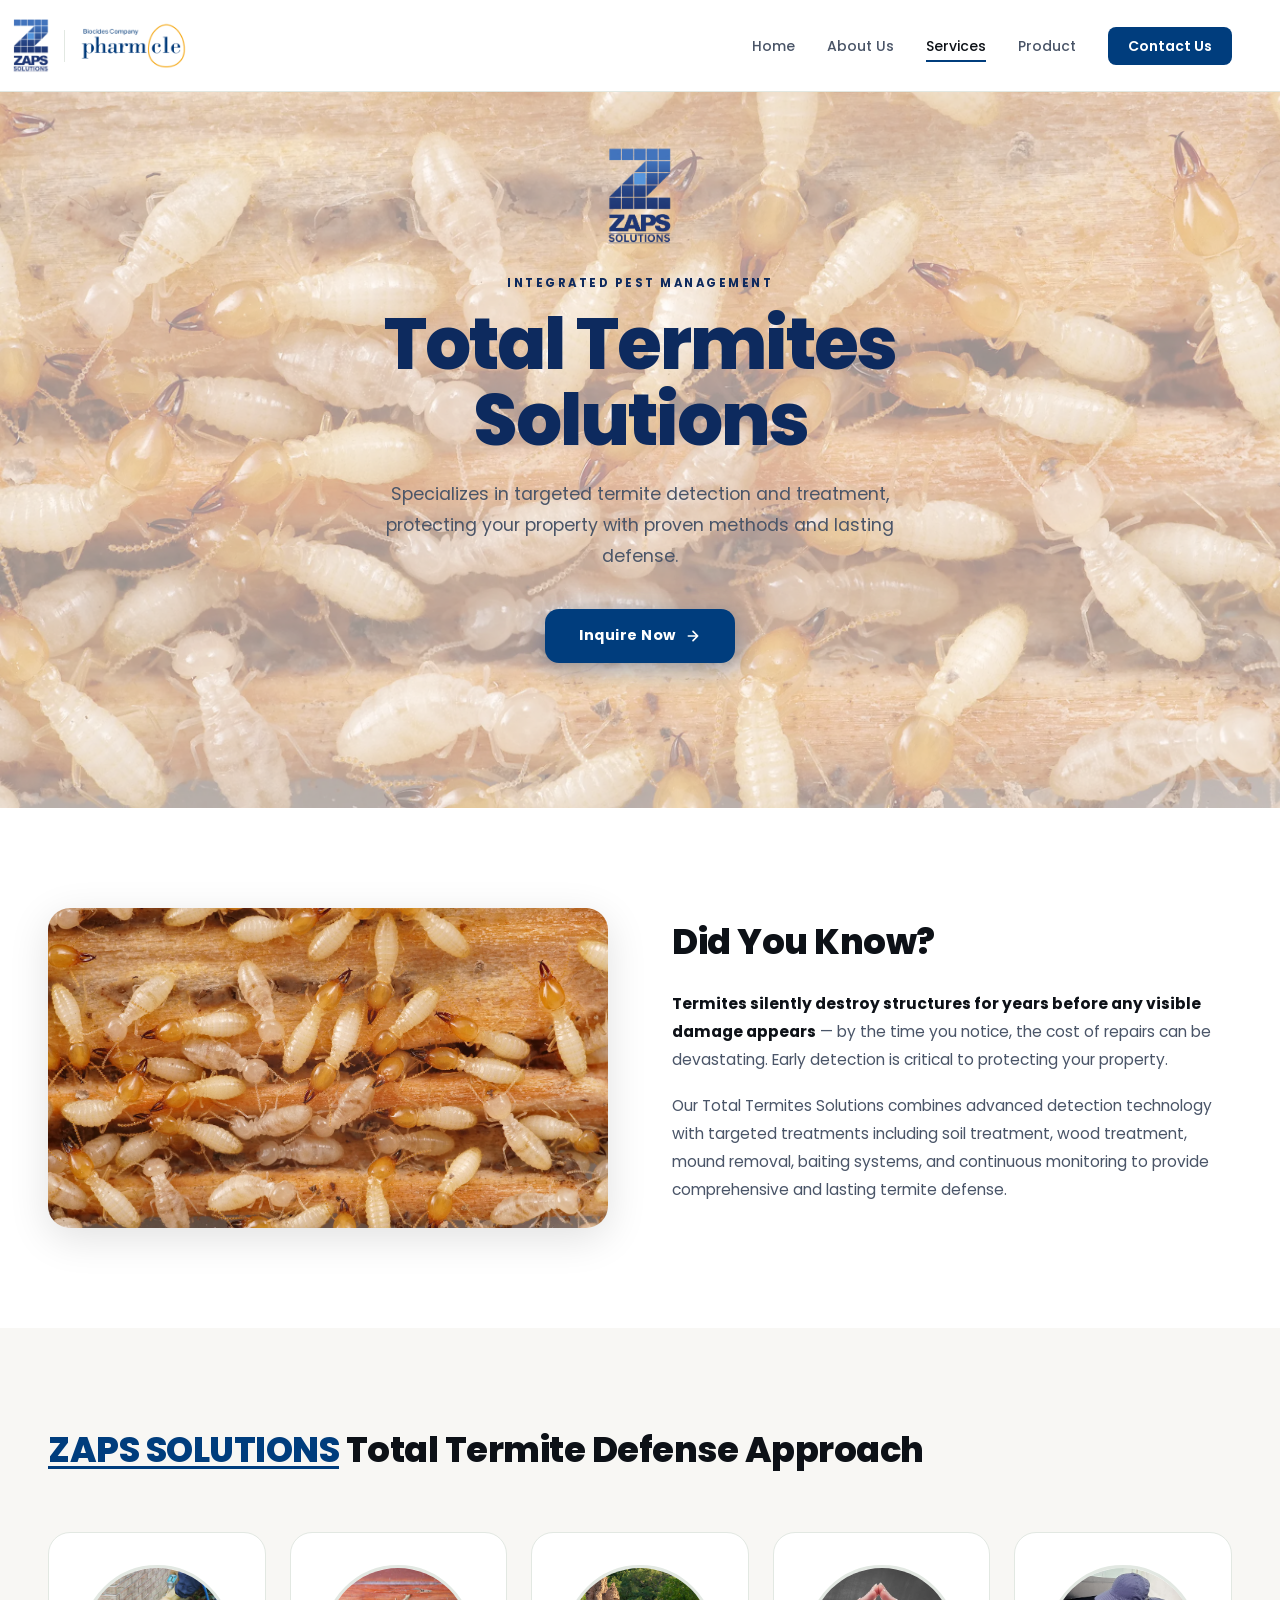
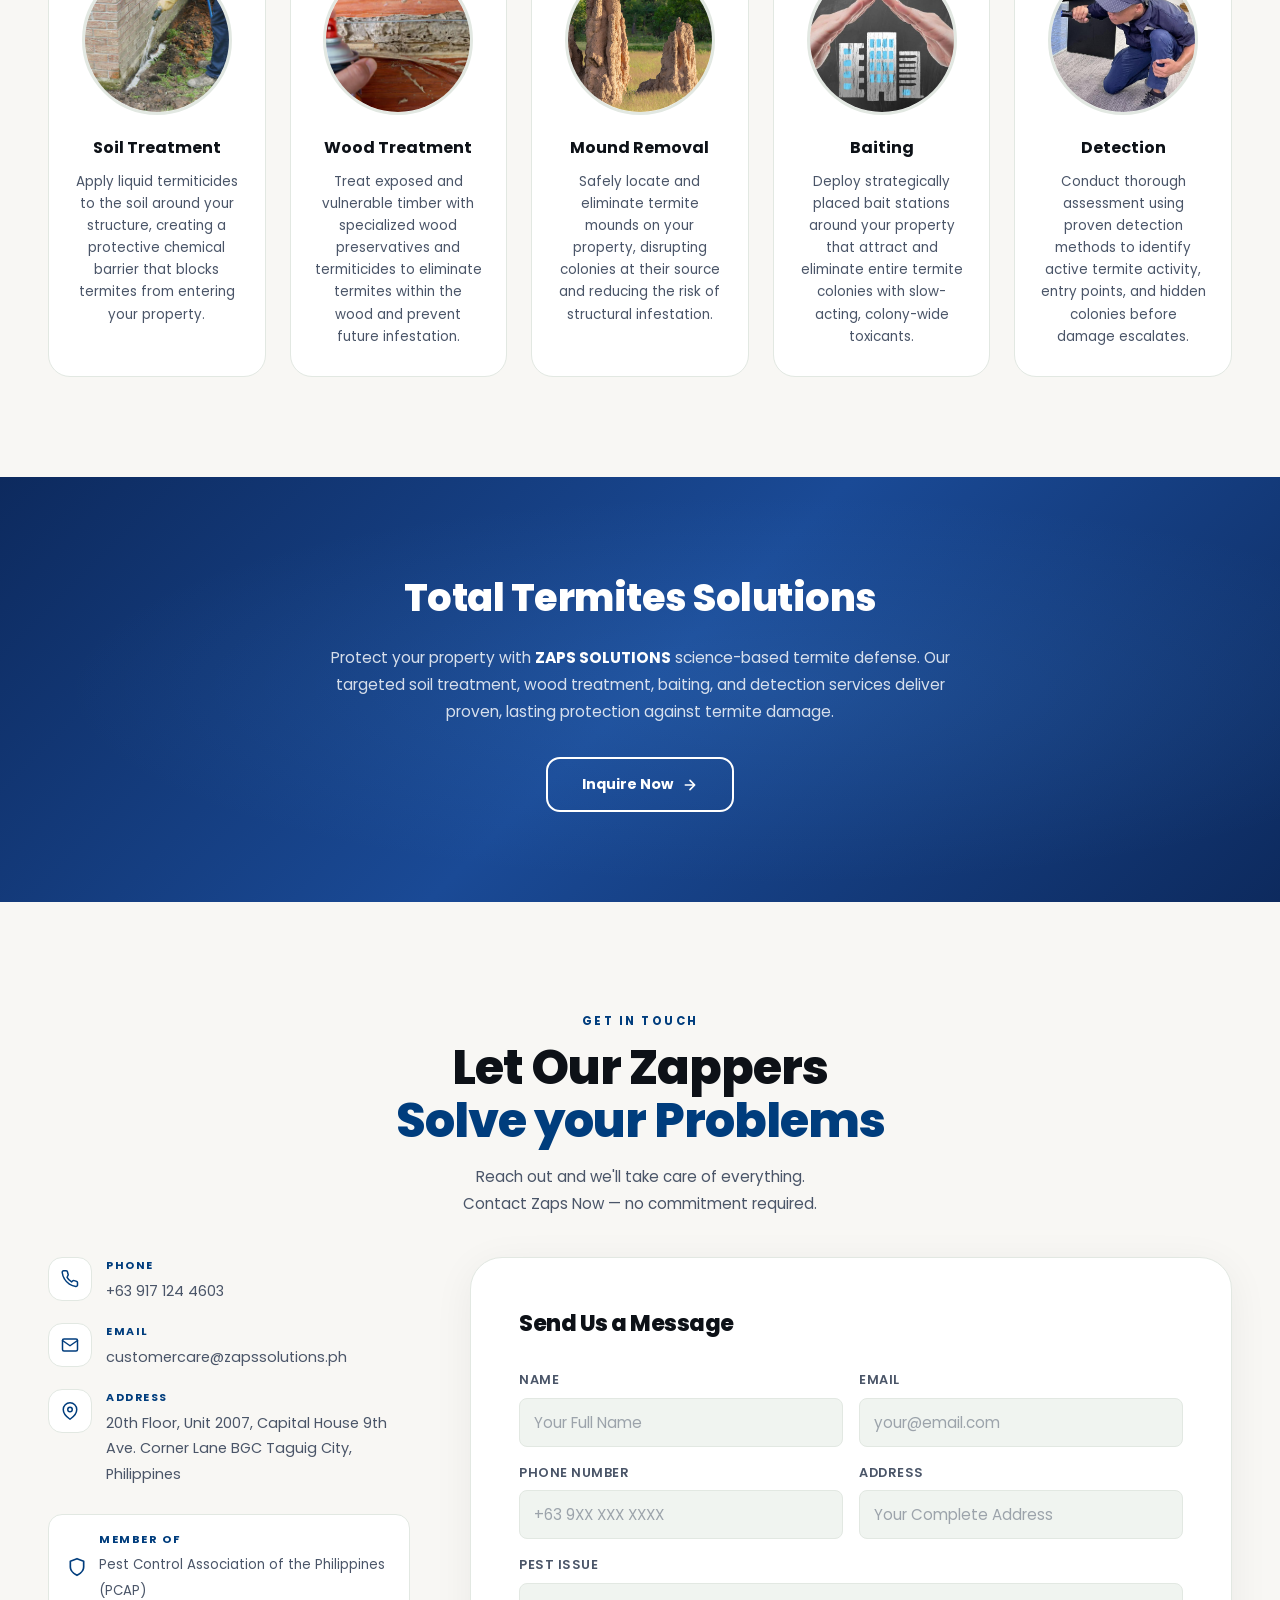
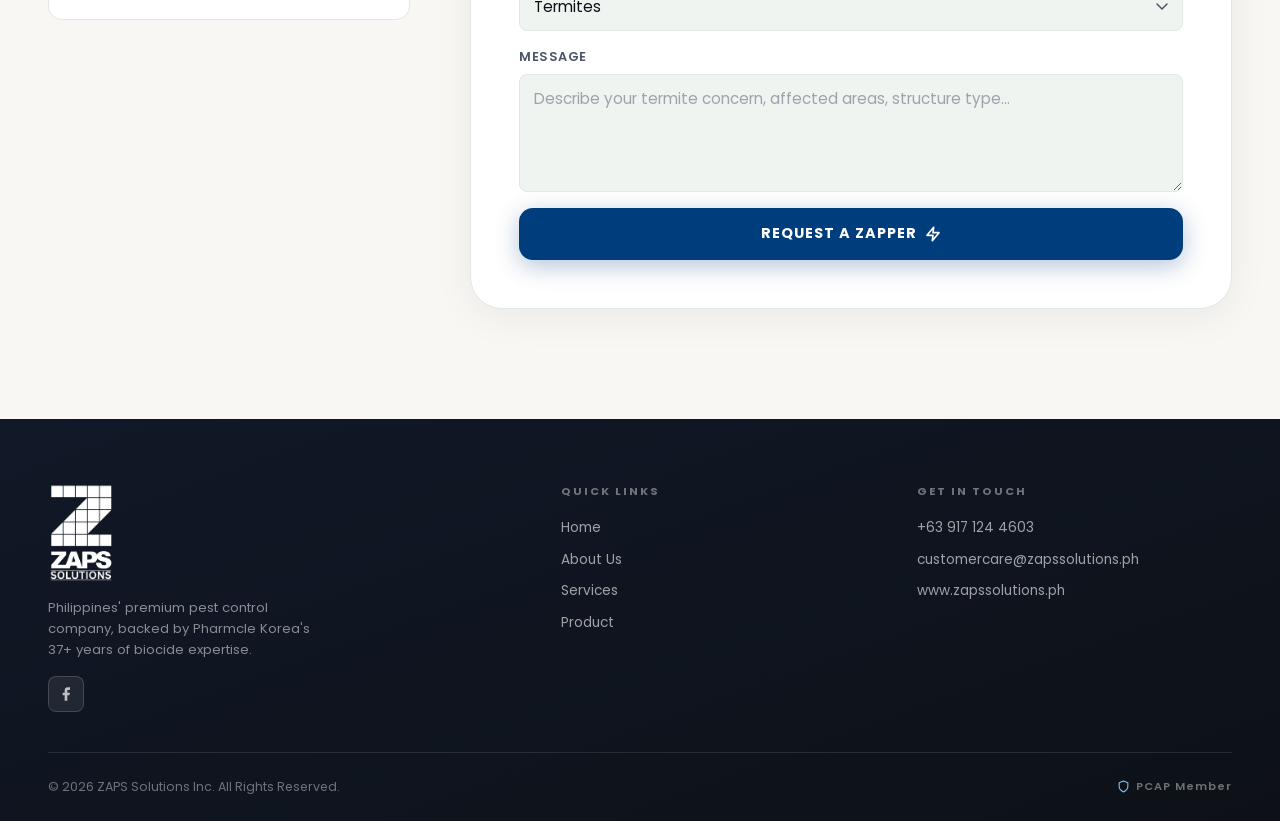
<file: tts.html>
<!DOCTYPE html>
<html lang="en">
<head>
<meta charset="UTF-8">
<meta name="viewport" content="width=device-width, initial-scale=1.0">
<meta name="description" content="ZAPS Solutions Total Termites Solutions — Targeted termite detection and treatment protecting your property with proven methods and lasting defense.">
<title>Total Termites Solutions – ZAPS Solutions Inc.</title>
    <link rel="icon" href="images/zaps_logo.png" type="image/png">
<link rel="preconnect" href="https://fonts.googleapis.com">
<link rel="preconnect" href="https://fonts.gstatic.com" crossorigin>
<link href="https://fonts.googleapis.com/css2?family=Poppins:wght@300;400;500;600;700;800&display=swap" rel="stylesheet">
<link rel="stylesheet" href="css/nav.css">
<style>
:root{
  --white:#ffffff;--off-white:#f8f7f4;--ink:#0d1117;--ink-2:#1c2530;--ink-muted:#4a5568;
  --accent:#003D7D;--accent-2:#002d60;--accent-light:#0071BE;--blue-deep:#0f2d52;--blue-mid:#1e4a82;
  --surface:#f0f4f0;--border:#e2e8e2;--nav-h:92px;
  --r-sm:8px;--r-md:14px;--r-lg:22px;--r-xl:32px;--max-w:1220px;--ease:cubic-bezier(0.16,1,0.3,1);
}
*,*::before,*::after{box-sizing:border-box;margin:0;padding:0}
html{scroll-behavior:smooth;scroll-padding-top:calc(var(--nav-h) + 16px);-webkit-text-size-adjust:100%}
body{font-family:'Poppins',sans-serif;background:var(--off-white);color:var(--ink);overflow-x:hidden;line-height:1.6}
img{display:block;max-width:100%}
a{color:inherit;text-decoration:none}
button{font-family:inherit;cursor:pointer}
#progress-bar{position:fixed;top:0;left:0;height:3px;width:0%;background:linear-gradient(90deg,var(--accent-light),var(--accent));z-index:2000;transition:width 0.1s linear}
.hero{position:relative;min-height:calc(100vh - var(--nav-h));display:flex;align-items:center;justify-content:center;padding:clamp(40px,7vw,80px) clamp(16px,4vw,48px);text-align:center;overflow:hidden}
.hero-bg{position:absolute;inset:0;background-image:url('images/termite.jpg');background-size:cover;background-position:center;transform:scale(1.05);transition:transform 12s ease}
.hero-bg.loaded{transform:scale(1)}
.hero-overlay{position:absolute;inset:0;background:rgba(255,255,255,0.55)}
.hero-content{position:relative;z-index:2;max-width:760px;margin:0 auto}
.hero-brand{display:flex;flex-direction:column;align-items:center;gap:10px;margin-bottom:28px}
.hero-brand img{height:100px;width:auto}
.hero-eyebrow{font-size:0.72rem;font-weight:700;letter-spacing:2.5px;text-transform:uppercase;color:#0d2a5e;margin-bottom:14px}
.hero-title{font-family:'Poppins',sans-serif;font-size:clamp(2.4rem,6vw,4.5rem);font-weight:800;line-height:1.05;letter-spacing:-2px;color:#0d2a5e;margin:12px 0 22px}
.hero-sub{font-size:clamp(0.95rem,2vw,1.1rem);color:#4a5568;line-height:1.75;margin-bottom:38px;max-width:580px;margin-left:auto;margin-right:auto}
.hero-btn{display:inline-flex;align-items:center;gap:9px;background:var(--accent);color:var(--white);padding:15px 34px;border-radius:var(--r-md);font-family:'Poppins',sans-serif;font-size:0.9rem;font-weight:700;letter-spacing:0.5px;transition:background 0.25s,transform 0.2s,box-shadow 0.25s;box-shadow:0 6px 28px rgba(0,61,125,0.35)}
.hero-btn:hover{background:var(--accent-2);transform:translateY(-2px);box-shadow:0 12px 36px rgba(0,61,125,0.45)}
.dyk-section{background:var(--white);padding:clamp(64px,8vw,100px) clamp(16px,4vw,48px)}
.dyk-inner{max-width:var(--max-w);margin:0 auto;display:grid;grid-template-columns:1fr;gap:48px;align-items:center}
@media(min-width:900px){.dyk-inner{grid-template-columns:1fr 1fr;gap:64px}}
.dyk-img-wrap img{width:100%;height:100%;object-fit:cover;border-radius:var(--r-lg);box-shadow:0 10px 40px rgba(0,0,0,0.12);min-height:320px}
.dyk-text h2{font-family:'Poppins',sans-serif;font-size:clamp(1.6rem,3.5vw,2.2rem);font-weight:800;color:var(--ink);margin-bottom:20px;letter-spacing:-0.5px}
.dyk-text p{font-size:0.97rem;color:var(--ink-muted);line-height:1.8;margin-bottom:18px}
.dyk-text p strong{font-weight:700;color:var(--ink)}
.approach-section{background:var(--off-white);padding:clamp(64px,8vw,100px) clamp(16px,4vw,48px)}
.approach-inner{max-width:var(--max-w);margin:0 auto}
.approach-heading{text-align:left;margin-bottom:clamp(40px,5vw,60px)}
.approach-heading h2{font-family:'Poppins',sans-serif;font-size:clamp(1.5rem,3.5vw,2.2rem);font-weight:800;color:var(--ink);letter-spacing:-0.5px;line-height:1.25}
.approach-heading h2 .hl{color:var(--accent);text-decoration:underline;text-underline-offset:4px}
.approach-grid{display:grid;grid-template-columns:1fr;gap:24px}
@media(min-width:540px){.approach-grid{grid-template-columns:1fr 1fr}}
@media(min-width:700px){.approach-grid{grid-template-columns:repeat(3,1fr)}}
@media(min-width:900px){.approach-grid{grid-template-columns:repeat(3,1fr)}}
@media(min-width:1100px){.approach-grid{grid-template-columns:repeat(5,1fr)}}
.approach-card{background:var(--white);border:1px solid var(--border);border-radius:var(--r-lg);padding:32px 24px 28px;text-align:center;transition:box-shadow 0.25s,transform 0.25s}
.approach-card:hover{box-shadow:0 12px 40px rgba(0,0,0,0.10);transform:translateY(-4px)}
.approach-card-img-wrap{width:150px;height:150px;border-radius:50%;overflow:hidden;margin:0 auto 20px;border:3px solid var(--border)}
.approach-card-img-wrap img{width:100%;height:100%;object-fit:cover}
.approach-card h3{font-family:'Poppins',sans-serif;font-size:1rem;font-weight:700;color:var(--ink);margin-bottom:10px}
.approach-card p{font-size:0.84rem;color:var(--ink-muted);line-height:1.65}
.cta-band{position:relative;overflow:hidden;padding:clamp(60px,7vw,90px) clamp(16px,4vw,48px);text-align:center}
.cta-band-bg{position:absolute;inset:0;background:linear-gradient(135deg,#0d2a5e 0%,#1a4a96 50%,#0d2a5e 100%)}
.cta-band-overlay{position:absolute;inset:0;background:radial-gradient(ellipse at 60% 50%,rgba(100,180,255,0.12) 0%,transparent 65%)}
.cta-band-content{position:relative;z-index:2;max-width:640px;margin:0 auto}
.cta-band-content h2{font-family:'Poppins',sans-serif;font-size:clamp(1.6rem,3.5vw,2.4rem);font-weight:800;color:var(--white);letter-spacing:-0.5px;margin-bottom:16px}
.cta-band-content p{font-size:0.97rem;color:rgba(255,255,255,0.82);margin-bottom:32px;line-height:1.75}
.cta-band-content p strong{font-weight:700;color:var(--white)}
.btn-outline-white{display:inline-flex;align-items:center;gap:9px;background:transparent;color:var(--white);padding:14px 34px;border-radius:var(--r-md);border:2px solid var(--white);font-family:'Poppins',sans-serif;font-size:0.9rem;font-weight:700;transition:background 0.25s,color 0.25s,transform 0.2s}
.btn-outline-white:hover{background:var(--white);color:var(--accent);transform:translateY(-2px)}
#contact{background:var(--off-white);padding:clamp(72px,9vw,110px) clamp(16px,4vw,48px)}
.contact-inner{max-width:var(--max-w);margin:0 auto}
.contact-grid{display:grid;grid-template-columns:1fr;gap:clamp(32px,5vw,60px);align-items:start}
@media(min-width:900px){.contact-grid{grid-template-columns:1fr 1.3fr}}
.contact-title{font-family:'Poppins',sans-serif;font-size:clamp(28px,5vw,48px);font-weight:800;line-height:1.1;letter-spacing:-1px;color:var(--ink);margin-bottom:16px}
.contact-title .hl{color:var(--accent)}
.contact-lead{font-size:0.95rem;color:var(--ink-muted);line-height:1.75;margin-bottom:36px;max-width:440px}
.info-item{display:flex;gap:14px;align-items:flex-start;margin-bottom:20px}
.info-icon{width:44px;height:44px;flex-shrink:0;background:var(--white);border:1px solid var(--border);border-radius:var(--r-md);display:flex;align-items:center;justify-content:center;color:var(--accent)}
.info-text strong{display:block;font-size:0.68rem;letter-spacing:1.5px;text-transform:uppercase;color:var(--accent);margin-bottom:3px;font-weight:700}
.info-text span{font-size:0.9rem;color:var(--ink-muted)}
.pcap-badge{display:flex;align-items:center;gap:12px;background:var(--white);border:1px solid var(--border);border-radius:var(--r-md);padding:16px 18px;margin-top:28px}
.pcap-badge svg{color:var(--accent);flex-shrink:0}
.pcap-badge-text strong{display:block;font-size:0.7rem;letter-spacing:1.5px;text-transform:uppercase;color:var(--accent);margin-bottom:2px}
.pcap-badge-text span{font-size:0.83rem;color:var(--ink-muted)}
.contact-form{background:var(--white);border:1px solid var(--border);border-radius:var(--r-xl);padding:clamp(24px,5vw,48px);box-shadow:0 8px 40px rgba(0,0,0,0.06)}
.form-title{font-family:'Poppins',sans-serif;font-size:1.4rem;font-weight:800;color:var(--ink);margin-bottom:28px;letter-spacing:-0.5px}
.eyebrow{font-size:0.72rem;font-weight:700;letter-spacing:2.5px;text-transform:uppercase;color:var(--accent);margin-bottom:12px}
.form-row{display:grid;grid-template-columns:1fr;gap:16px;margin-bottom:16px}
@media(min-width:540px){.form-row{grid-template-columns:1fr 1fr}}
.form-group{display:flex;flex-direction:column;gap:7px;margin-bottom:16px}
.form-group label{font-size:0.8rem;font-weight:600;letter-spacing:0.5px;color:var(--ink-muted);text-transform:uppercase}
.form-group input,.form-group textarea,.form-group select{background:var(--surface);border:1px solid var(--border);border-radius:var(--r-sm);padding:12px 14px;color:var(--ink);font-family:'Poppins',sans-serif;font-size:0.95rem;outline:none;transition:border-color 0.2s,box-shadow 0.2s;min-height:48px;-webkit-appearance:none;appearance:none}
.form-group input:focus,.form-group textarea:focus,.form-group select:focus{border-color:var(--accent);box-shadow:0 0 0 3px rgba(0,61,125,0.1);background:var(--white)}
.form-group textarea{resize:vertical;min-height:110px}
.form-group select{background-image:url("data:image/svg+xml,%3Csvg xmlns='http://www.w3.org/2000/svg' width='12' height='8' viewBox='0 0 12 8'%3E%3Cpath d='M1 1l5 5 5-5' stroke='%234a5568' stroke-width='1.5' fill='none' stroke-linecap='round'/%3E%3C/svg%3E");background-repeat:no-repeat;background-position:right 14px center;padding-right:38px;background-color:var(--surface);cursor:pointer}
.form-group select option{background:var(--white);color:var(--ink)}
.form-group input::placeholder,.form-group textarea::placeholder{color:var(--ink-muted);opacity:0.5}
.submit-btn{width:100%;background:var(--accent);color:var(--white);border:none;padding:15px;border-radius:var(--r-md);font-family:'Poppins',sans-serif;font-size:0.9rem;font-weight:700;letter-spacing:1px;text-transform:uppercase;transition:background 0.25s,transform 0.2s,box-shadow 0.25s;box-shadow:0 6px 24px rgba(0,61,125,0.3);display:flex;align-items:center;justify-content:center;gap:8px;min-height:52px}
.submit-btn:hover{background:var(--accent-2);transform:translateY(-1px);box-shadow:0 10px 32px rgba(0,61,125,0.38)}
.reveal{opacity:0;transform:translateY(32px);transition:opacity 0.65s var(--ease),transform 0.65s var(--ease)}
.reveal.visible{opacity:1;transform:none}
.reveal-left{opacity:0;transform:translateX(-32px);transition:opacity 0.65s var(--ease),transform 0.65s var(--ease)}
.reveal-left.visible{opacity:1;transform:none}
.reveal-right{opacity:0;transform:translateX(32px);transition:opacity 0.65s var(--ease),transform 0.65s var(--ease)}
.reveal-right.visible{opacity:1;transform:none}
.delay-1{transition-delay:0.12s}.delay-2{transition-delay:0.22s}.delay-3{transition-delay:0.32s}.delay-4{transition-delay:0.42s}.delay-5{transition-delay:0.52s}

/* ─── FOOTER ─── */
footer {
  background: linear-gradient(160deg, #111827 0%, #0d1117 100%);
  padding: clamp(40px, 6vw, 64px) clamp(16px, 4vw, 48px) 24px;
}
.footer-inner {
  max-width: var(--max-w); margin: 0 auto;
  display: grid; grid-template-columns: 1fr;
  gap: 40px; text-align: left;
}
@media (min-width: 640px) {
  .footer-inner { grid-template-columns: 1.5fr 1fr 1fr; text-align: left; }
}
.footer-logo {
  height: 100px; width: auto; filter: brightness(0) invert(1);
  margin-bottom: 14px; display: block; margin-left: 0; margin-right: 0;
}
@media (min-width: 640px) {
  .footer-logo { margin-left: 0; margin-right: 0; }
}
.footer-tagline { font-size: 0.82rem; color: rgba(255,255,255,0.5); line-height: 1.6; max-width: 280px; margin: 0; }
@media (min-width: 640px) { .footer-tagline { margin: 0; } }
.footer-socials { display: flex; gap: 8px; margin-top: 16px; justify-content: flex-start; }
@media (min-width: 640px) { .footer-socials { justify-content: flex-start; } }
.footer-social-btn {
  display: flex; align-items: center; justify-content: center;
  width: 36px; height: 36px; border-radius: 8px;
  background: rgba(255,255,255,0.08); border: 1px solid rgba(255,255,255,0.15);
  color: rgba(255,255,255,0.7); transition: background 0.2s, color 0.2s;
}
.footer-social-btn:hover { background: rgba(255,255,255,0.16); color: #fff; }
.footer-col-title {
  font-size: 0.7rem; font-weight: 700; letter-spacing: 2px;
  text-transform: uppercase; color: rgba(255,255,255,0.4);
  margin-bottom: 16px;
}
.footer-links { display: flex; flex-direction: column; gap: 10px; align-items: flex-start; }
@media (min-width: 640px) { .footer-links { align-items: flex-start; } }
.footer-links a { font-size: 0.85rem; color: rgba(255,255,255,0.6); transition: color 0.2s; }
.footer-links a:hover { color: var(--white); }
.footer-bottom {
  max-width: var(--max-w); margin: 40px auto 0;
  padding-top: 24px; border-top: 1px solid rgba(255,255,255,0.10);
  display: flex; flex-wrap: wrap; gap: 12px;
  align-items: center; justify-content: space-between;
}
.footer-copy { font-size: 0.78rem; color: rgba(255,255,255,0.4); }
.footer-pcap {
  display: flex; align-items: center; gap: 6px;
  font-size: 0.7rem; color: rgba(255,255,255,0.4); font-weight: 600; letter-spacing: 1px;
}
.footer-pcap svg { color: #7dc4f8; }
</style>
</head>
<body>
<div id="progress-bar"></div>
<div id="nav-placeholder"></div>

<section id="hero" class="hero" aria-label="Total Termites Solutions">
  <div class="hero-bg" id="hero-bg" aria-hidden="true"></div>
  <div class="hero-overlay" aria-hidden="true"></div>
  <div class="hero-content">
    <div class="hero-brand"><img src="images/zaps_logo.png" alt="ZAPS Solutions Inc." loading="eager"></div>
    <div class="hero-eyebrow">Integrated Pest Management</div>
    <h1 class="hero-title">Total Termites Solutions</h1>
    <p class="hero-sub">Specializes in targeted termite detection and treatment, protecting your property with proven methods and lasting defense.</p>
    <a href="#contact" class="hero-btn">Inquire Now <svg width="16" height="16" viewBox="0 0 24 24" fill="none" stroke="currentColor" stroke-width="2.5" stroke-linecap="round" stroke-linejoin="round" aria-hidden="true"><path d="M5 12h14M12 5l7 7-7 7"/></svg></a>
  </div>
</section>

<section class="dyk-section" aria-label="Did You Know">
  <div class="dyk-inner">
    <div class="dyk-img-wrap reveal-left"><img src="images/termite.jpg" alt="Total Termites Solutions" loading="lazy"></div>
    <div class="dyk-text reveal-right">
      <h2>Did You Know?</h2>
      <p><strong>Termites silently destroy structures for years before any visible damage appears</strong> — by the time you notice, the cost of repairs can be devastating. Early detection is critical to protecting your property.</p>
      <p>Our Total Termites Solutions combines advanced detection technology with targeted treatments including soil treatment, wood treatment, mound removal, baiting systems, and continuous monitoring to provide comprehensive and lasting termite defense.</p>
    </div>
  </div>
</section>

<section class="approach-section" aria-label="Our Approach">
  <div class="approach-inner">
    <div class="approach-heading reveal"><h2><span class="hl">ZAPS SOLUTIONS</span> Total Termite Defense Approach</h2></div>
    <div class="approach-grid">
      <div class="approach-card reveal delay-1">
        <div class="approach-card-img-wrap"><img src="images/soiltreatment.jpg" alt="Soil Treatment" loading="lazy"></div>
        <h3>Soil Treatment</h3>
        <p>Apply liquid termiticides to the soil around your structure, creating a protective chemical barrier that blocks termites from entering your property.</p>
      </div>
      <div class="approach-card reveal delay-2">
        <div class="approach-card-img-wrap"><img src="images/woodtreatment.jpg" alt="Wood Treatment" loading="lazy"></div>
        <h3>Wood Treatment</h3>
        <p>Treat exposed and vulnerable timber with specialized wood preservatives and termiticides to eliminate termites within the wood and prevent future infestation.</p>
      </div>
      <div class="approach-card reveal delay-3">
        <div class="approach-card-img-wrap"><img src="images/moundremoval.jpg" alt="Mound Removal" loading="lazy"></div>
        <h3>Mound Removal</h3>
        <p>Safely locate and eliminate termite mounds on your property, disrupting colonies at their source and reducing the risk of structural infestation.</p>
      </div>
      <div class="approach-card reveal delay-4">
        <div class="approach-card-img-wrap"><img src="images/longterm.jpg" alt="Baiting" loading="lazy"></div>
        <h3>Baiting</h3>
        <p>Deploy strategically placed bait stations around your property that attract and eliminate entire termite colonies with slow-acting, colony-wide toxicants.</p>
      </div>
      <div class="approach-card reveal delay-5">
        <div class="approach-card-img-wrap"><img src="images/Inspect.jpg" alt="Detection" loading="lazy"></div>
        <h3>Detection</h3>
        <p>Conduct thorough assessment using proven detection methods to identify active termite activity, entry points, and hidden colonies before damage escalates.</p>
      </div>
    </div>
  </div>
</section>

<div class="cta-band" aria-label="Call to action">
  <div class="cta-band-bg" aria-hidden="true"></div>
  <div class="cta-band-overlay" aria-hidden="true"></div>
  <div class="cta-band-content reveal">
    <h2>Total Termites Solutions</h2>
    <p>Protect your property with <strong>ZAPS SOLUTIONS</strong> science-based termite defense. Our targeted soil treatment, wood treatment, baiting, and detection services deliver proven, lasting protection against termite damage.</p>
    <a href="#contact" class="btn-outline-white">Inquire Now <svg width="16" height="16" viewBox="0 0 24 24" fill="none" stroke="currentColor" stroke-width="2.5" stroke-linecap="round" stroke-linejoin="round" aria-hidden="true"><path d="M5 12h14M12 5l7 7-7 7"/></svg></a>
  </div>
</div>

<section id="contact" aria-label="Contact Us">
  <div class="contact-inner">
    <div class="contact-header reveal" style="text-align:center;margin-bottom:40px;">
      <div class="eyebrow" style="justify-content:center;">Get In Touch</div>
      <h2 class="contact-title">Let Our Zappers<br><span class="hl">Solve your Problems</span></h2>
      <p class="contact-lead" style="max-width:none;margin:0 auto 0;">Reach out and we'll take care of everything.<br>Contact Zaps Now — no commitment required.</p>
    </div>
    <div class="contact-grid">
      <div class="reveal">
        <div class="info-item">
          <div class="info-icon">
            <svg width="18" height="18" viewBox="0 0 24 24" fill="none" stroke="currentColor" stroke-width="2" stroke-linecap="round" stroke-linejoin="round" aria-hidden="true"><path d="M22 16.92v3a2 2 0 0 1-2.18 2 19.79 19.79 0 0 1-8.63-3.07A19.5 19.5 0 0 1 4.69 12a19.79 19.79 0 0 1-3.07-8.67A2 2 0 0 1 3.77 1h3a2 2 0 0 1 2 1.72 12.84 12.84 0 0 0 .7 2.81 2 2 0 0 1-.45 2.11L8.09 9.91a16 16 0 0 0 6 6l1.27-1.27a2 2 0 0 1 2.11-.45 12.84 12.84 0 0 0 2.81.7A2 2 0 0 1 22 16.92z"/></svg>
          </div>
          <div class="info-text"><strong>Phone</strong><span>+63 917 124 4603</span></div>
        </div>
        <div class="info-item">
          <div class="info-icon">
            <svg width="18" height="18" viewBox="0 0 24 24" fill="none" stroke="currentColor" stroke-width="2" stroke-linecap="round" stroke-linejoin="round" aria-hidden="true"><path d="M4 4h16c1.1 0 2 .9 2 2v12c0 1.1-.9 2-2 2H4c-1.1 0-2-.9-2-2V6c0-1.1.9-2 2-2z"/><polyline points="22,6 12,13 2,6"/></svg>
          </div>
          <div class="info-text"><strong>Email</strong><span>customercare@zapssolutions.ph</span></div>
        </div>
        <div class="info-item">
          <div class="info-icon">
            <svg width="18" height="18" viewBox="0 0 24 24" fill="none" stroke="currentColor" stroke-width="2" stroke-linecap="round" stroke-linejoin="round" aria-hidden="true"><path d="M21 10c0 7-9 13-9 13s-9-6-9-13a9 9 0 0 1 18 0z"/><circle cx="12" cy="10" r="3"/></svg>
          </div>
          <div class="info-text"><strong>Address</strong><span>20th Floor, Unit 2007, Capital House 9th Ave. Corner Lane BGC Taguig City, Philippines</span></div>
        </div>
        <div class="pcap-badge">
          <svg width="20" height="20" viewBox="0 0 24 24" fill="none" stroke="currentColor" stroke-width="2" stroke-linecap="round" stroke-linejoin="round" aria-hidden="true"><path d="M12 22s8-4 8-10V5l-8-3-8 3v7c0 6 8 10 8 10z"/></svg>
          <div class="pcap-badge-text">
            <strong>Member Of</strong>
            <span>Pest Control Association of the Philippines (PCAP)</span>
          </div>
        </div>
      </div>
      <div class="contact-form reveal delay-1">
        <h3 class="form-title">Send Us a Message</h3>
        <form id="contact-form" action="https://formsubmit.co/customercare@zapssolutions.ph" method="POST" novalidate>
          <input type="hidden" name="_captcha" value="false">
          <input type="hidden" name="_subject" value="Total Termites Solutions Inquiry — ZAPS Solutions">
          <input type="hidden" name="_template" value="table">
          <input type="hidden" name="_next" value="https://shinano21.github.io/Web_Zaps/thankyou.html">
          <input type="text" name="_honey" style="display:none" tabindex="-1" autocomplete="off">
          <div class="form-row">
            <div class="form-group" style="margin-bottom:0"><label for="f-name">Name</label><input id="f-name" name="Full Name" type="text" placeholder="Your Full Name" autocomplete="name" required></div>
            <div class="form-group" style="margin-bottom:0"><label for="f-email">Email</label><input id="f-email" name="Email" type="email" placeholder="your@email.com" autocomplete="email" required></div>
          </div>
          <div class="form-row">
            <div class="form-group" style="margin-bottom:0"><label for="f-phone">Phone Number</label><input id="f-phone" name="Phone Number" type="tel" placeholder="+63 9XX XXX XXXX" autocomplete="tel" required></div>
            <div class="form-group" style="margin-bottom:0"><label for="f-address">Address</label><input id="f-address" name="Address" type="text" placeholder="Your Complete Address" autocomplete="street-address" required></div>
          </div>
          <div class="form-group">
            <label for="f-pest">Pest Issue</label>
            <select id="f-pest" name="Pest Issue" required>
              <option value="Termites" selected>Termites</option>
              <option>Cockroaches</option><option>Flying Pest</option><option>Rodents</option><option>Bed Bugs</option><option>Ants</option><option>Other</option>
            </select>
          </div>
          <div class="form-group"><label for="f-message">Message</label><textarea id="f-message" name="Message" placeholder="Describe your termite concern, affected areas, structure type…" rows="4"></textarea></div>
          <button class="submit-btn" type="submit">Request a Zapper <svg width="16" height="16" viewBox="0 0 24 24" fill="none" stroke="currentColor" stroke-width="2.5" stroke-linecap="round" stroke-linejoin="round" aria-hidden="true"><polygon points="13 2 3 14 12 14 11 22 21 10 12 10 13 2"/></svg></button>
        </form>
      </div>
    </div>
  </div>
</section>

<div id="site-footer"></div>

<script>
(function(){
'use strict';
document.addEventListener('DOMContentLoaded',function(){fetch('footer.html').then(function(r){return r.text()}).then(function(html){var el=document.getElementById('site-footer');if(el)el.innerHTML=html}).catch(function(){})});
const bar=document.getElementById('progress-bar');
function updateProgress(){const s=window.scrollY,d=document.documentElement.scrollHeight-window.innerHeight;bar.style.width=(d>0?(s/d)*100:0)+'%'}
window.addEventListener('scroll',updateProgress,{passive:true});
function setupNav(){
var nav=document.getElementById('main-nav'),menuBtn=document.getElementById('menu-btn'),sidebar=document.getElementById('nav-sidebar'),overlay=document.getElementById('nav-overlay'),closeBtn=document.getElementById('sidebar-close');
window.addEventListener('scroll',function(){if(nav)nav.classList.toggle('scrolled',window.scrollY>40)},{passive:true});
if(menuBtn&&sidebar&&overlay){
  function openSidebar(){sidebar.classList.add('open');overlay.classList.add('open');menuBtn.setAttribute('aria-expanded','true');document.body.style.overflow='hidden';if(closeBtn)closeBtn.focus()}
  function closeSidebar(){sidebar.classList.remove('open');overlay.classList.remove('open');menuBtn.setAttribute('aria-expanded','false');document.body.style.overflow='';menuBtn.focus()}
  menuBtn.addEventListener('click',openSidebar);overlay.addEventListener('click',closeSidebar);
  if(closeBtn)closeBtn.addEventListener('click',closeSidebar);
  sidebar.querySelectorAll('a').forEach(function(a){a.addEventListener('click',closeSidebar)});
  document.addEventListener('keydown',function(e){if(e.key==='Escape'&&sidebar.classList.contains('open'))closeSidebar()});
}
}
function loadNav(){
  fetch('nav.html')
    .then(function(r){return r.text()})
    .then(function(html){
      var el=document.getElementById('nav-placeholder');
      if(el){
        el.outerHTML=html;
        setupNav();
        document.querySelectorAll('[data-nav="services"]').forEach(function(a){a.classList.add('active')});
      }
    })
    .catch(function(){});
}
loadNav();
const heroBg=document.getElementById('hero-bg');
if(heroBg){const img=new Image();img.src='images/termite.jpg';img.onload=function(){heroBg.classList.add('loaded')}}
const allReveal=document.querySelectorAll('.reveal,.reveal-left,.reveal-right');
if('IntersectionObserver' in window){const obs=new IntersectionObserver(function(entries){entries.forEach(function(e){if(e.isIntersecting){e.target.classList.add('visible');obs.unobserve(e.target)}})},{threshold:0.1,rootMargin:'0px 0px -50px 0px'});allReveal.forEach(function(el){obs.observe(el)})}else{allReveal.forEach(function(el){el.classList.add('visible')})}
})();
</script>
<script>
if ("serviceWorker" in navigator) {
  navigator.serviceWorker.register("./sw.js").then(function(reg) {
    if (!sessionStorage.getItem("sw-session")) {
      sessionStorage.setItem("sw-session", "1");
      var ctrl = navigator.serviceWorker.controller;
      if (ctrl) ctrl.postMessage("clear");
    }
  });
}
</script>
</body>
</html>
</file>
<file: css/nav.css>
.nav-wrap{position:fixed;top:0;left:0;right:0;z-index:1000}
nav{height:var(--nav-h);display:flex;align-items:center;justify-content:space-between;padding:0 clamp(16px,4vw,48px) 0 12px;background:var(--white);border-bottom:1px solid var(--border);transition:box-shadow 0.3s ease;position:relative;z-index:1001}
nav.scrolled{box-shadow:0 2px 24px rgba(0,0,0,0.09)}
.nav-brand{display:flex;align-items:center;gap:14px;flex-shrink:0}
.nav-brand-divider{width:1px;height:32px;background:var(--border);flex-shrink:0}
.nav-zaps-logo{display:flex;align-items:center;height:56px}
.nav-zaps-logo img{height:56px;width:auto;object-fit:contain;display:block}
.nav-pharmcle-pill{display:flex;align-items:center;-webkit-tap-highlight-color:transparent}
.nav-pharmcle-pill img{height:48px;width:auto;object-fit:contain}
.nav-links{display:none;align-items:center;gap:32px;list-style:none}
.nav-links a{font-size:0.875rem;font-weight:500;color:var(--ink-muted);transition:color 0.2s;padding:4px 0;position:relative}
.nav-links a::after{content:'';position:absolute;bottom:-2px;left:0;right:0;height:2px;background:var(--accent);transform:scaleX(0);transform-origin:left;transition:transform 0.25s var(--ease)}
.nav-links a:hover{color:var(--ink)}
.nav-links a:hover::after,.nav-links a.active::after{transform:scaleX(1)}
.nav-links a.active{color:var(--ink)}
.nav-cta{background:var(--accent)!important;color:var(--white)!important;padding:9px 20px!important;border-radius:var(--r-sm)!important;font-weight:600!important;transition:background 0.2s,transform 0.2s!important}
.nav-cta::after{display:none!important}
.nav-cta:hover{background:var(--accent-2)!important;transform:translateY(-1px)}
.mobile-menu-btn{display:flex;align-items:center;justify-content:center;background:none;border:1.5px solid var(--border);color:var(--ink);padding:8px;border-radius:var(--r-sm);min-width:44px;min-height:44px;transition:background 0.2s,border-color 0.2s;-webkit-tap-highlight-color:transparent;cursor:pointer;flex-shrink:0}
.mobile-menu-btn:hover{background:var(--surface);border-color:var(--accent)}
.mobile-menu-btn:active{transform:scale(0.95)}
.hamburger-icon{display:flex;flex-direction:column;justify-content:center;gap:5px;width:22px;height:22px}
.hamburger-icon span{display:block;width:100%;height:2px;background:var(--ink);border-radius:2px;transition:transform 0.3s ease,opacity 0.3s ease,width 0.3s ease;transform-origin:center}
.hamburger-icon span:nth-child(3){width:65%}
.mobile-menu-btn[aria-expanded="true"] .hamburger-icon span:nth-child(1){transform:translateY(7px) rotate(45deg)}
.mobile-menu-btn[aria-expanded="true"] .hamburger-icon span:nth-child(2){opacity:0;transform:scaleX(0)}
.mobile-menu-btn[aria-expanded="true"] .hamburger-icon span:nth-child(3){width:100%;transform:translateY(-7px) rotate(-45deg)}
.nav-overlay{position:fixed;inset:0;z-index:1100;background:rgba(5,15,40,0.65);backdrop-filter:blur(3px);opacity:0;pointer-events:none;transition:opacity 0.35s ease}
.nav-overlay.open{opacity:1;pointer-events:auto}
.nav-sidebar{position:fixed;top:0;right:0;bottom:0;width:min(300px,85vw);background:#0a1f46;z-index:1200;display:flex;flex-direction:column;transform:translateX(100%);visibility:hidden;transition:transform 0.35s cubic-bezier(0.16,1,0.3,1),visibility 0s linear 0.35s;box-shadow:-8px 0 48px rgba(0,0,0,0.45);overflow-y:auto}
.nav-sidebar.open{transform:translateX(0);visibility:visible;transition:transform 0.35s cubic-bezier(0.16,1,0.3,1),visibility 0s linear 0s}
.sidebar-head{display:flex;align-items:center;justify-content:space-between;padding:18px 20px;border-bottom:1px solid rgba(255,255,255,0.08)}
.sidebar-head img{height:36px;width:auto;filter:brightness(0) invert(1)}
.sidebar-close{width:36px;height:36px;border-radius:8px;background:rgba(255,255,255,0.08);border:none;cursor:pointer;display:flex;align-items:center;justify-content:center;color:rgba(255,255,255,0.7);transition:background 0.2s}
.sidebar-close:hover{background:rgba(255,255,255,0.15);color:#fff}
.sidebar-nav{flex:1;padding:12px 10px;display:flex;flex-direction:column;align-items:stretch;gap:2px;background:#0a1f46}
.sidebar-nav a{display:flex;flex-direction:row;align-items:center;justify-content:flex-start;gap:14px;padding:11px 12px;border-radius:10px;color:rgba(255,255,255,0.75);font-size:0.9rem;font-weight:500;text-decoration:none;transition:background 0.15s,color 0.15s;min-height:48px;width:100%}
.sidebar-nav a:hover,.sidebar-nav a.active{background:rgba(255,255,255,0.08);color:#fff}
.sidebar-nav .sidebar-icon{width:36px;height:36px;border-radius:9px;flex-shrink:0;background:rgba(0,61,125,0.6);border:1px solid rgba(0,113,190,0.35);display:flex;align-items:center;justify-content:center}
.sidebar-nav a:hover .sidebar-icon,.sidebar-nav a.active .sidebar-icon{background:rgba(0,97,175,0.7);border-color:rgba(0,151,224,0.5)}
.sidebar-nav .sidebar-icon svg{color:#7dc4f8;width:16px;height:16px}
.sidebar-divider{height:1px;background:rgba(255,255,255,0.08);margin:6px 4px}
.sidebar-foot{padding:16px 20px;border-top:1px solid rgba(255,255,255,0.08)}
.sidebar-foot a{display:flex;align-items:center;justify-content:center;gap:8px;background:var(--accent);color:#fff;padding:13px 20px;border-radius:10px;font-size:0.88rem;font-weight:700;text-decoration:none;transition:background 0.2s}
.sidebar-foot a:hover{background:var(--accent-2)}
.sidebar-foot-tag{font-size:0.7rem;color:rgba(255,255,255,0.3);text-align:center;margin-top:10px;letter-spacing:0.5px}
@media(min-width:900px){.nav-links{display:flex}.mobile-menu-btn{display:none!important}.nav-sidebar,.nav-overlay{display:none!important}}
@media(max-width:899px){.mobile-menu-btn{display:flex!important}.nav-links{display:none!important}:root{--nav-h:60px}.nav-zaps-logo,.nav-zaps-logo img{height:42px}.nav-pharmcle-pill img{height:36px}}
</file>
